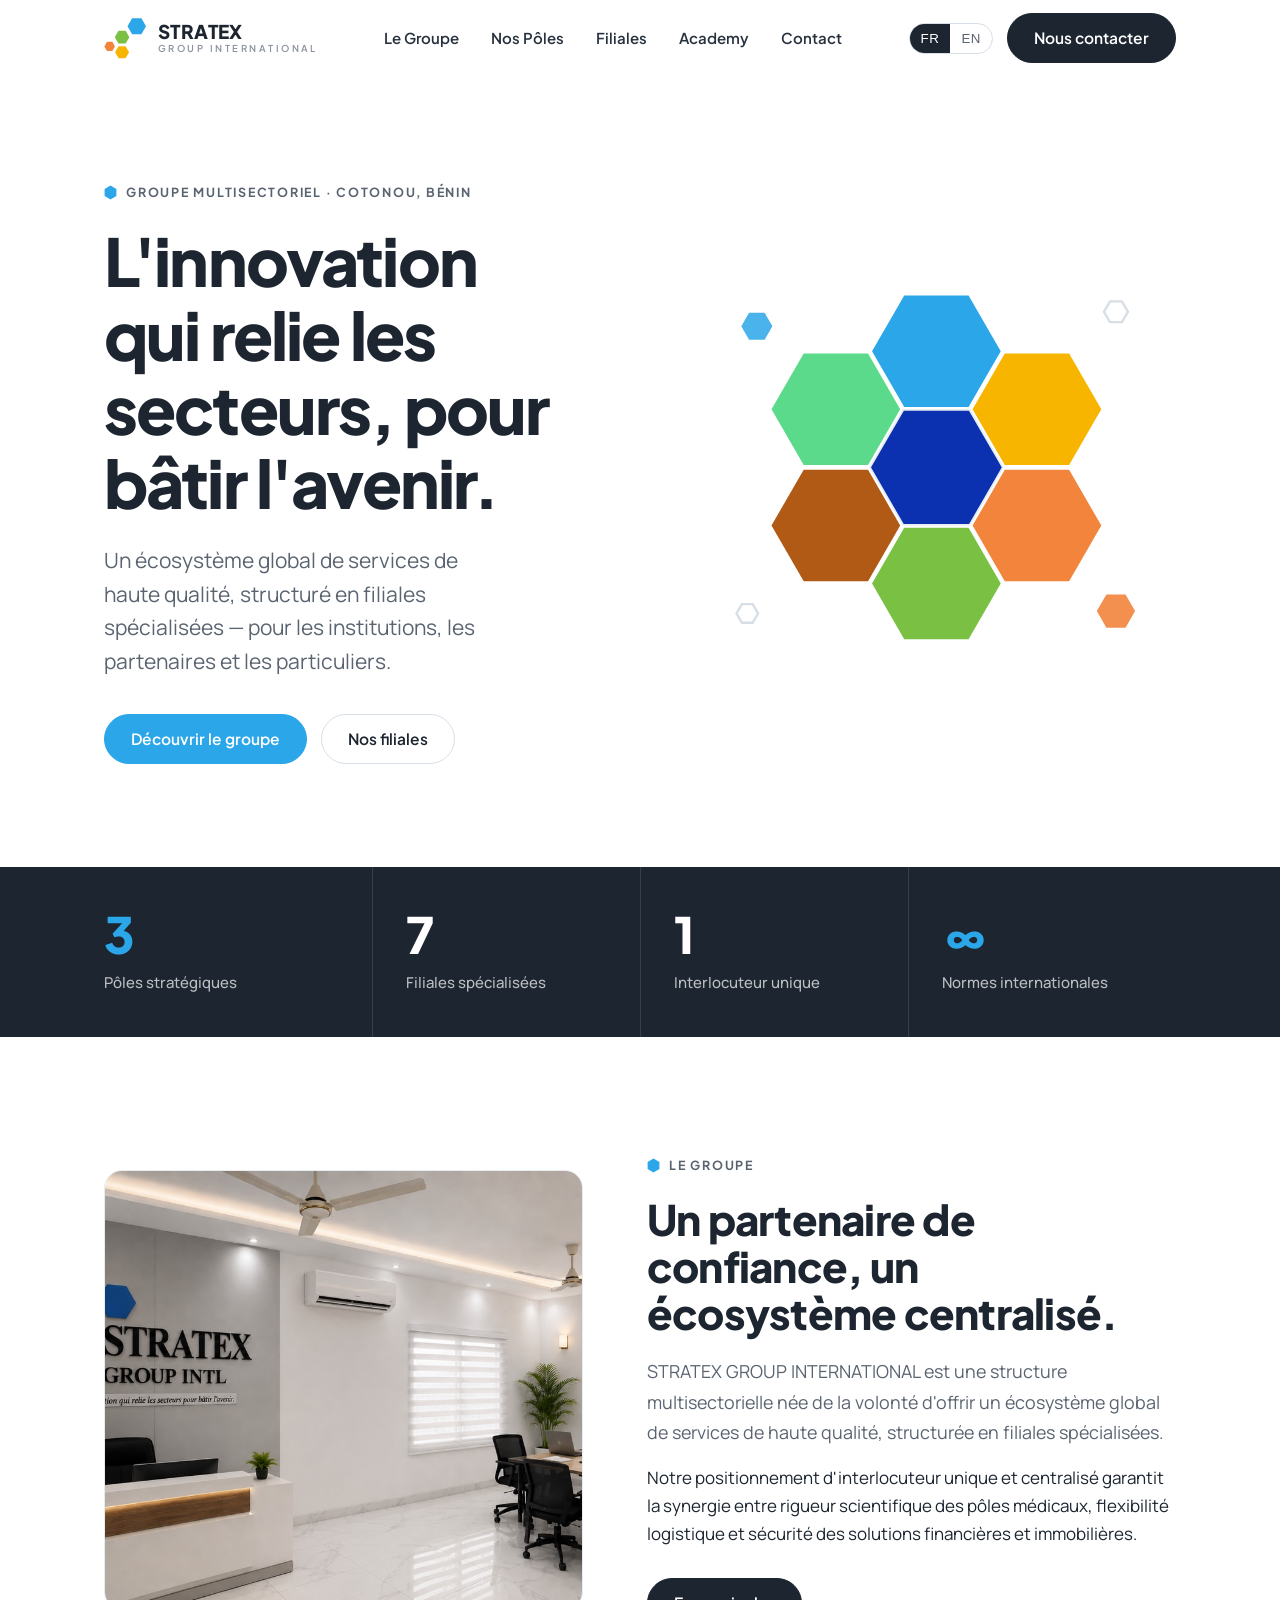
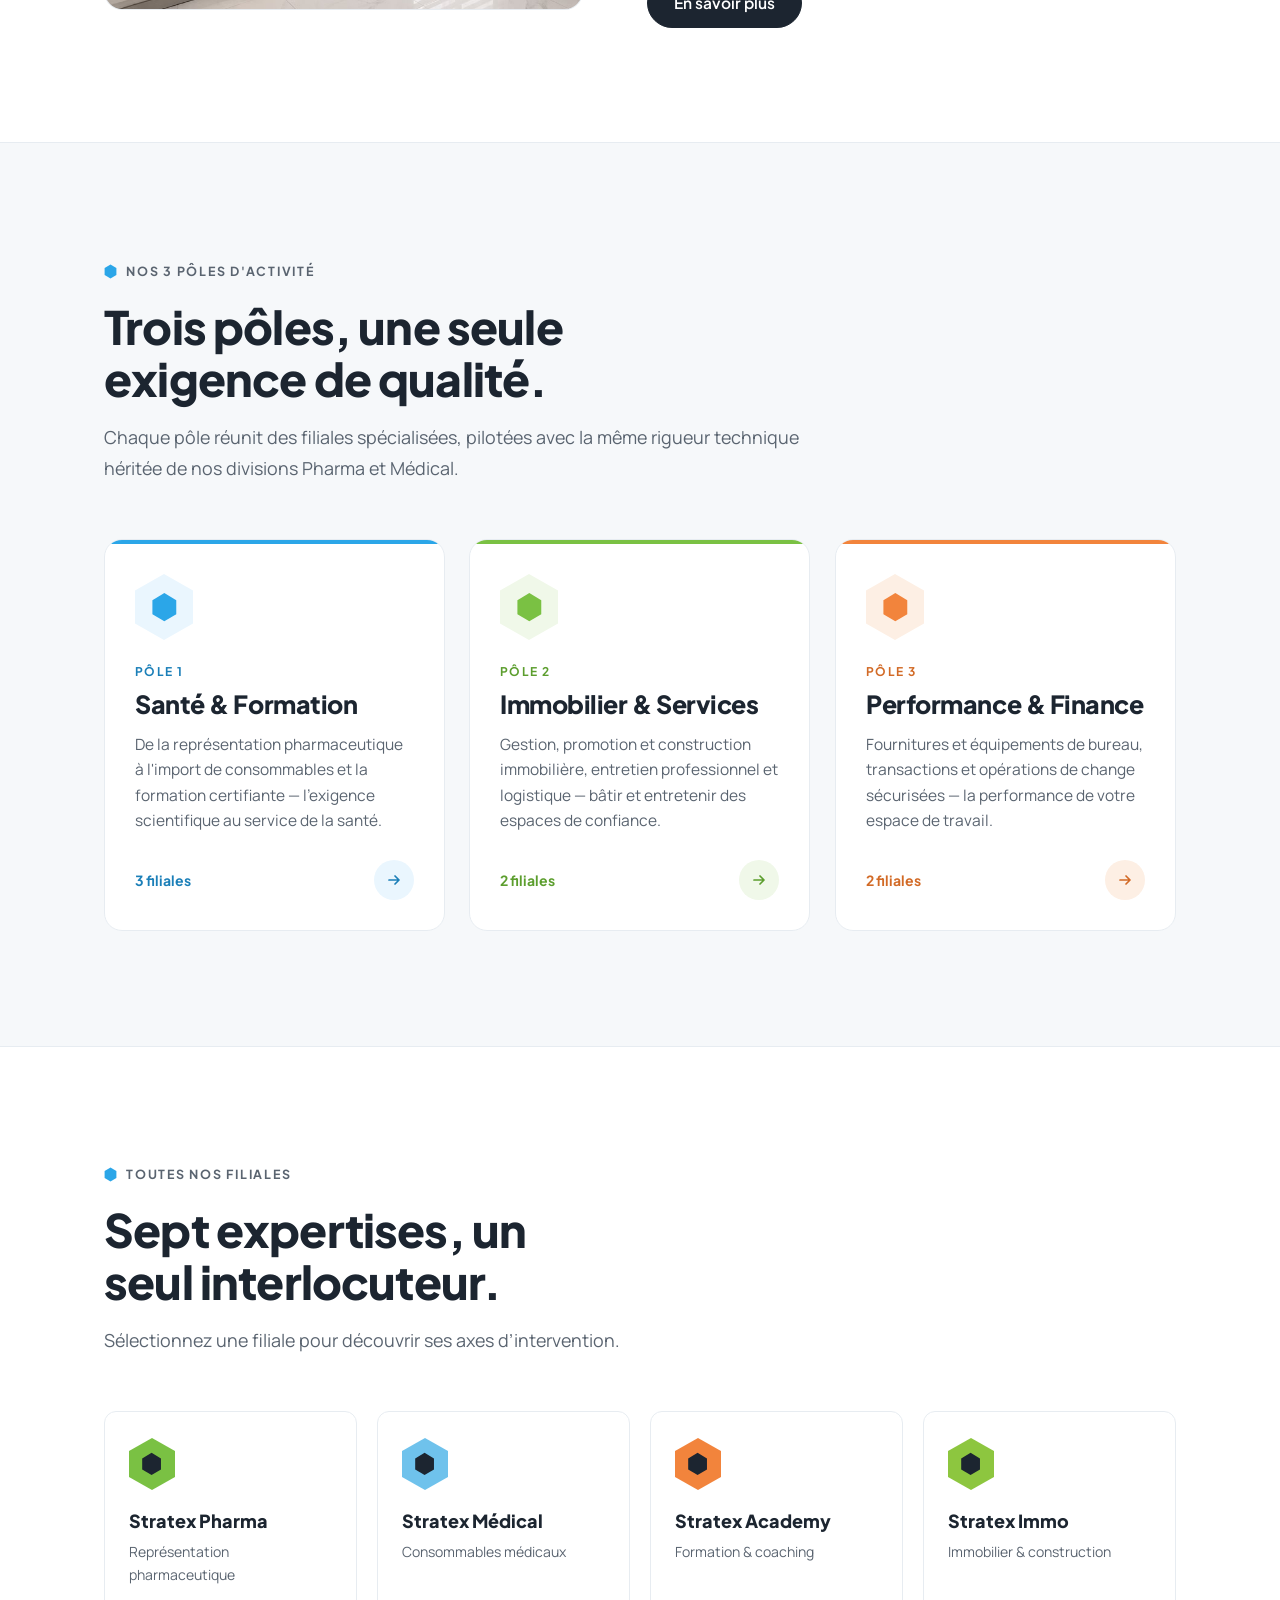
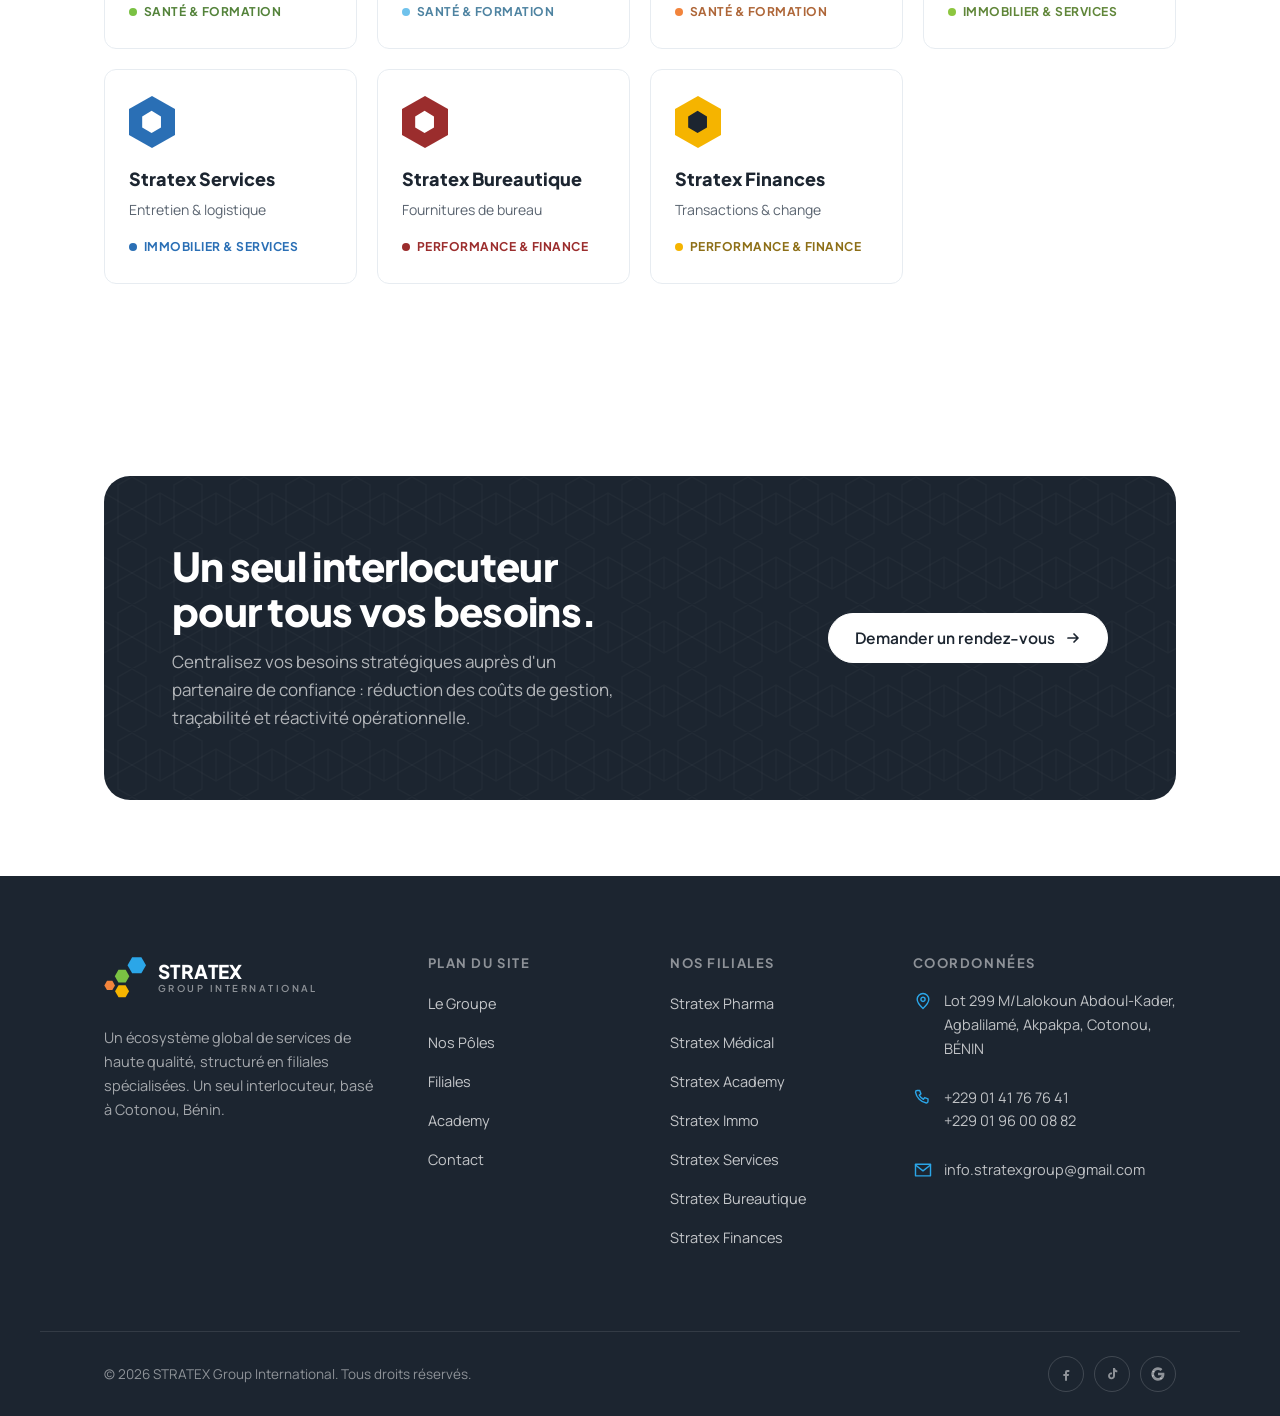
<file: index.html>
<!DOCTYPE html>
<html lang="fr">
<head>
<meta charset="UTF-8">
<meta name="viewport" content="width=device-width, initial-scale=1">
<title>STRATEX Group International — L'innovation qui relie les secteurs</title>
<meta name="description" content="STRATEX GROUP INTERNATIONAL — groupe multisectoriel basé à Cotonou, Bénin. 3 pôles, 7 filiales spécialisées, un seul interlocuteur.">
<link rel="stylesheet" href="assets/styles.css">
</head>
<body>
<template id="__bundler_thumbnail" data-bg-color="#FFFFFF">
  <svg viewBox="0 0 1200 800" xmlns="http://www.w3.org/2000/svg">
    <polygon points="780,320 735,398 645,398 600,320 645,242 735,242" fill="#2BA6E8"/>
    <polygon points="632,410 596,472 524,472 488,410 524,348 596,348" fill="#7AC143"/>
    <polygon points="508,490 482,536 429,536 402,490 429,444 482,444" fill="#F2843C"/>
    <polygon points="628,545 594,604 526,604 492,545 526,486 594,486" fill="#F7B500"/>
  </svg>
</template>
<div id="header-slot"></div>

<main>
  <!-- ============ HERO ============ -->
  <section class="hero">
    <div class="wrap hero__grid">
      <div class="hero__copy">
        <span class="eyebrow hero__tag reveal" data-i18n="home.hero.tag">Groupe multisectoriel · Cotonou, Bénin</span>
        <h1 class="reveal" data-d="1" data-i18n-html="home.hero.title">L'innovation qui relie les secteurs, pour bâtir l'avenir.</h1>
        <p class="hero__slogan reveal" data-d="2" data-i18n="home.hero.sub">Un écosystème global de services de haute qualité, structuré en filiales spécialisées — pour les institutions, les partenaires et les particuliers.</p>
        <div class="hero__cta reveal" data-d="3">
          <a class="btn btn--primary" href="le-groupe.html"><span data-i18n="home.hero.cta1">Découvrir le groupe</span></a>
          <a class="btn btn--ghost" href="#filiales"><span data-i18n="home.hero.cta2">Nos filiales</span></a>
        </div>
      </div>
      <div class="hero__media-wrap reveal" data-d="2">
        <div class="hexcomp" id="hexcomp"></div>
      </div>
    </div>
  </section>

  <!-- ============ PROOF BAND ============ -->
  <section class="band-dark">
    <div class="wrap">
      <div class="proof">
        <div class="proof__item reveal"><div class="proof__num u" data-count="3">3</div><div class="proof__lbl" data-i18n="home.proof.p1">Pôles stratégiques</div></div>
        <div class="proof__item reveal" data-d="1"><div class="proof__num" data-count="7">7</div><div class="proof__lbl" data-i18n="home.proof.p2">Filiales spécialisées</div></div>
        <div class="proof__item reveal" data-d="2"><div class="proof__num" data-count="1">1</div><div class="proof__lbl" data-i18n="home.proof.p3">Interlocuteur unique</div></div>
        <div class="proof__item reveal" data-d="3"><div class="proof__num u">∞</div><div class="proof__lbl" data-i18n="home.proof.p4">Normes internationales</div></div>
      </div>
    </div>
  </section>

  <!-- ============ GROUPE INTRO ============ -->
  <section class="section">
    <div class="wrap split split--media-left">
      <div class="reveal">
        <div class="media media--tall">
          <img src="assets/img/stratex-bureau.jpg" alt="Siège STRATEX Group INTL" style="position:absolute;inset:0;width:100%;height:100%;object-fit:cover" loading="lazy">
        </div>
      </div>
      <div class="prose reveal" data-d="1">
        <span class="eyebrow">__HEX__<span data-i18n="home.group.eyebrow">Le Groupe</span></span>
        <h2 style="margin-top:14px" data-i18n="home.group.title">Un partenaire de confiance, un écosystème centralisé.</h2>
        <p style="margin-top:20px" class="lead" data-i18n="home.group.p1">STRATEX GROUP INTERNATIONAL est une structure multisectorielle née de la volonté d'offrir un écosystème global de services de haute qualité, structurée en filiales spécialisées.</p>
        <p style="margin-top:16px" data-i18n="home.group.p2">Notre positionnement d'interlocuteur unique et centralisé garantit la synergie entre rigueur scientifique des pôles médicaux, flexibilité logistique et sécurité des solutions financières et immobilières.</p>
        <div style="margin-top:30px">
          <a class="btn btn--ink" href="le-groupe.html"><span data-i18n="home.group.cta">En savoir plus</span></a>
        </div>
      </div>
    </div>
  </section>

  <!-- ============ POLES ============ -->
  <section class="section" style="background:var(--mist); border-block:1px solid var(--line)">
    <div class="wrap">
      <div class="section-head reveal">
        <span class="eyebrow">__HEX__<span data-i18n="home.poles.eyebrow">Nos 3 pôles d'activité</span></span>
        <h2 data-i18n="home.poles.title">Trois pôles, une seule exigence de qualité.</h2>
        <p class="lead" data-i18n="home.poles.sub">Chaque pôle réunit des filiales spécialisées, pilotées avec la même rigueur technique héritée de nos divisions Pharma et Médical.</p>
      </div>
      <div class="poles">
        <a class="pole-card pole-blue reveal" href="nos-poles.html#sante">
          <div class="pole-card__icon hex-tile" style="background:var(--blue-wash)">__HEXICON_blue__</div>
          <span class="pole-card__kicker" data-i18n="pole.blue.kicker">Pôle 1</span>
          <h3 data-i18n="pole.blue.name">Santé & Formation</h3>
          <p data-i18n="pole.blue.desc">De la représentation pharmaceutique à l'import de consommables et la formation certifiante — l'exigence scientifique au service de la santé.</p>
          <div class="pole-card__foot">
            <span class="pole-card__count"><span>3</span> <span data-i18n="pole.count">filiales</span></span>
            <span class="arr-link">__ARR__</span>
          </div>
        </a>
        <a class="pole-card pole-green reveal" data-d="1" href="nos-poles.html#immobilier">
          <div class="pole-card__icon hex-tile" style="background:var(--green-wash)">__HEXICON_green__</div>
          <span class="pole-card__kicker" data-i18n="pole.green.kicker">Pôle 2</span>
          <h3 data-i18n="pole.green.name">Immobilier & Services</h3>
          <p data-i18n="pole.green.desc">Gestion, promotion et construction immobilière, entretien professionnel et logistique — bâtir et entretenir des espaces de confiance.</p>
          <div class="pole-card__foot">
            <span class="pole-card__count"><span>2</span> <span data-i18n="pole.count">filiales</span></span>
            <span class="arr-link">__ARR__</span>
          </div>
        </a>
        <a class="pole-card pole-orange reveal" data-d="2" href="nos-poles.html#performance">
          <div class="pole-card__icon hex-tile" style="background:var(--orange-wash)">__HEXICON_orange__</div>
          <span class="pole-card__kicker" data-i18n="pole.orange.kicker">Pôle 3</span>
          <h3 data-i18n="pole.orange.name">Performance & Finance</h3>
          <p data-i18n="pole.orange.desc">Fournitures et équipements de bureau, transactions et opérations de change sécurisées — la performance de votre espace de travail.</p>
          <div class="pole-card__foot">
            <span class="pole-card__count"><span>2</span> <span data-i18n="pole.count">filiales</span></span>
            <span class="arr-link">__ARR__</span>
          </div>
        </a>
      </div>
    </div>
  </section>

  <!-- ============ FILIALES GRID ============ -->
  <section class="section" id="filiales">
    <div class="wrap">
      <div class="section-head reveal">
        <span class="eyebrow">__HEX__<span data-i18n="home.subs.eyebrow">Toutes nos filiales</span></span>
        <h2 data-i18n="home.subs.title">Sept expertises, un seul interlocuteur.</h2>
        <p class="lead" data-i18n="home.subs.sub">Sélectionnez une filiale pour découvrir ses axes d'intervention.</p>
      </div>
      <div class="fil-grid" id="filGrid"></div>
    </div>
  </section>

  <!-- ============ CTA BAND ============ -->
  <section class="section--tight">
    <div class="wrap">
      <div class="cta-band reveal">
        <div class="cta-band__bg" id="ctaBg"></div>
        <div class="cta-band__inner">
          <div>
            <h2 data-i18n="home.cta.title">Un seul interlocuteur pour tous vos besoins.</h2>
            <p data-i18n="home.cta.sub">Centralisez vos besoins stratégiques auprès d'un partenaire de confiance : réduction des coûts de gestion, traçabilité et réactivité opérationnelle.</p>
          </div>
          <a class="btn btn--light" href="contact.html"><span data-i18n="home.cta.btn">Demander un rendez-vous</span>__ARR__</a>
        </div>
      </div>
    </div>
  </section>
</main>

<div id="footer-slot"></div>

<script src="assets/i18n.js"></script>
<script src="assets/site.js"></script>
<script>
  (function () {
    // sector labels (registered into the dictionary)
    var sectors = {
      'stratex-pharma':     { fr: 'Représentation pharmaceutique', en: 'Pharmaceutical representation' },
      'stratex-medical':    { fr: 'Consommables médicaux',         en: 'Medical supplies' },
      'stratex-academy':    { fr: 'Formation & coaching',          en: 'Training & coaching' },
      'stratex-immobilier': { fr: 'Immobilier & construction',     en: 'Real estate & construction' },
      'stratex-service':    { fr: 'Entretien & logistique',        en: 'Maintenance & logistics' },
      'stratex-bureautique':{ fr: 'Fournitures de bureau',         en: 'Office supplies' },
      'stratex-finance':    { fr: 'Transactions & change',         en: 'Transactions & exchange' }
    };
    Object.keys(sectors).forEach(function (k) { window.STRATEX_I18N['sector.' + k] = sectors[k]; });

    // hero composition + decorative patterns
    document.getElementById('hexcomp').innerHTML = STRATEX.heroComposition();
    // safe one-shot entrance (base state stays visible if animation engine is throttled)
    if (!matchMedia('(prefers-reduced-motion: reduce)').matches && document.querySelector('#hexcomp .hx-pop') && document.querySelector('#hexcomp .hx-pop').animate) {
      document.querySelectorAll('#hexcomp .hx-pop').forEach(function (el, i) {
        var d = parseInt(el.style.getPropertyValue('--i'), 10); if (isNaN(d)) d = i;
        el.animate([{ transform: 'scale(.62)' }, { transform: 'scale(1)' }],
          { duration: 560, delay: 90 * d + 120, easing: 'cubic-bezier(.34,1.4,.5,1)' });
      });
    }
    var gp = document.getElementById('grpPattern');
    if (gp) { gp.style.backgroundImage = STRATEX.honeycomb('#1C2530', 0.10); gp.style.backgroundColor = '#EEF2F6'; }
    var cb = document.getElementById('ctaBg');
    if (cb) cb.style.cssText = 'position:absolute;inset:0;opacity:.5;background-image:' + STRATEX.honeycomb('#FFFFFF', 0.05);

    // eyebrow hex bullets
    document.querySelectorAll('.eyebrow').forEach(function (e) {
      e.innerHTML = e.innerHTML.replace('__HEX__', STRATEX.hexIcon('var(--blue)'));
    });

    // token substitution for arrows + pole icons
    function sub(html) {
      return html.replace(/__ARR__/g, STRATEX.arrow)
        .replace('__HEXICON_blue__', STRATEX.hexIcon('var(--blue)'))
        .replace('__HEXICON_green__', STRATEX.hexIcon('var(--green)'))
        .replace('__HEXICON_orange__', STRATEX.hexIcon('var(--orange)'));
    }
    document.querySelectorAll('.arr-link, .pole-card__icon, .btn').forEach(function (el) {
      if (/__ARR__|__HEXICON/.test(el.innerHTML)) el.innerHTML = sub(el.innerHTML);
    });

    // filiale grid (per-subsidiary brand colors)
    document.getElementById('filGrid').innerHTML = STRATEX.filiales.map(function (f) {
      return STRATEX.filCard(f, '');
    }).join('');

    STRATEX.mount({ active: 'home' });

    // observe injected reveals
    var io = new IntersectionObserver(function (es) {
      es.forEach(function (e) { if (e.isIntersecting) { e.target.classList.add('in'); io.unobserve(e.target); } });
    }, { threshold: 0.12 });
    document.querySelectorAll('#filGrid .reveal').forEach(function (el) { io.observe(el); });
  })();
</script>
</body>
</html>

<style id="__om-edit-overrides">
#hexcomp [points="255.44,200.00 227.72,248.01 172.28,248.01 144.56,200.00 172.28,151.99 227.72,151.99"] { fill: rgb(11, 49, 177) !important }
</style>
</file>
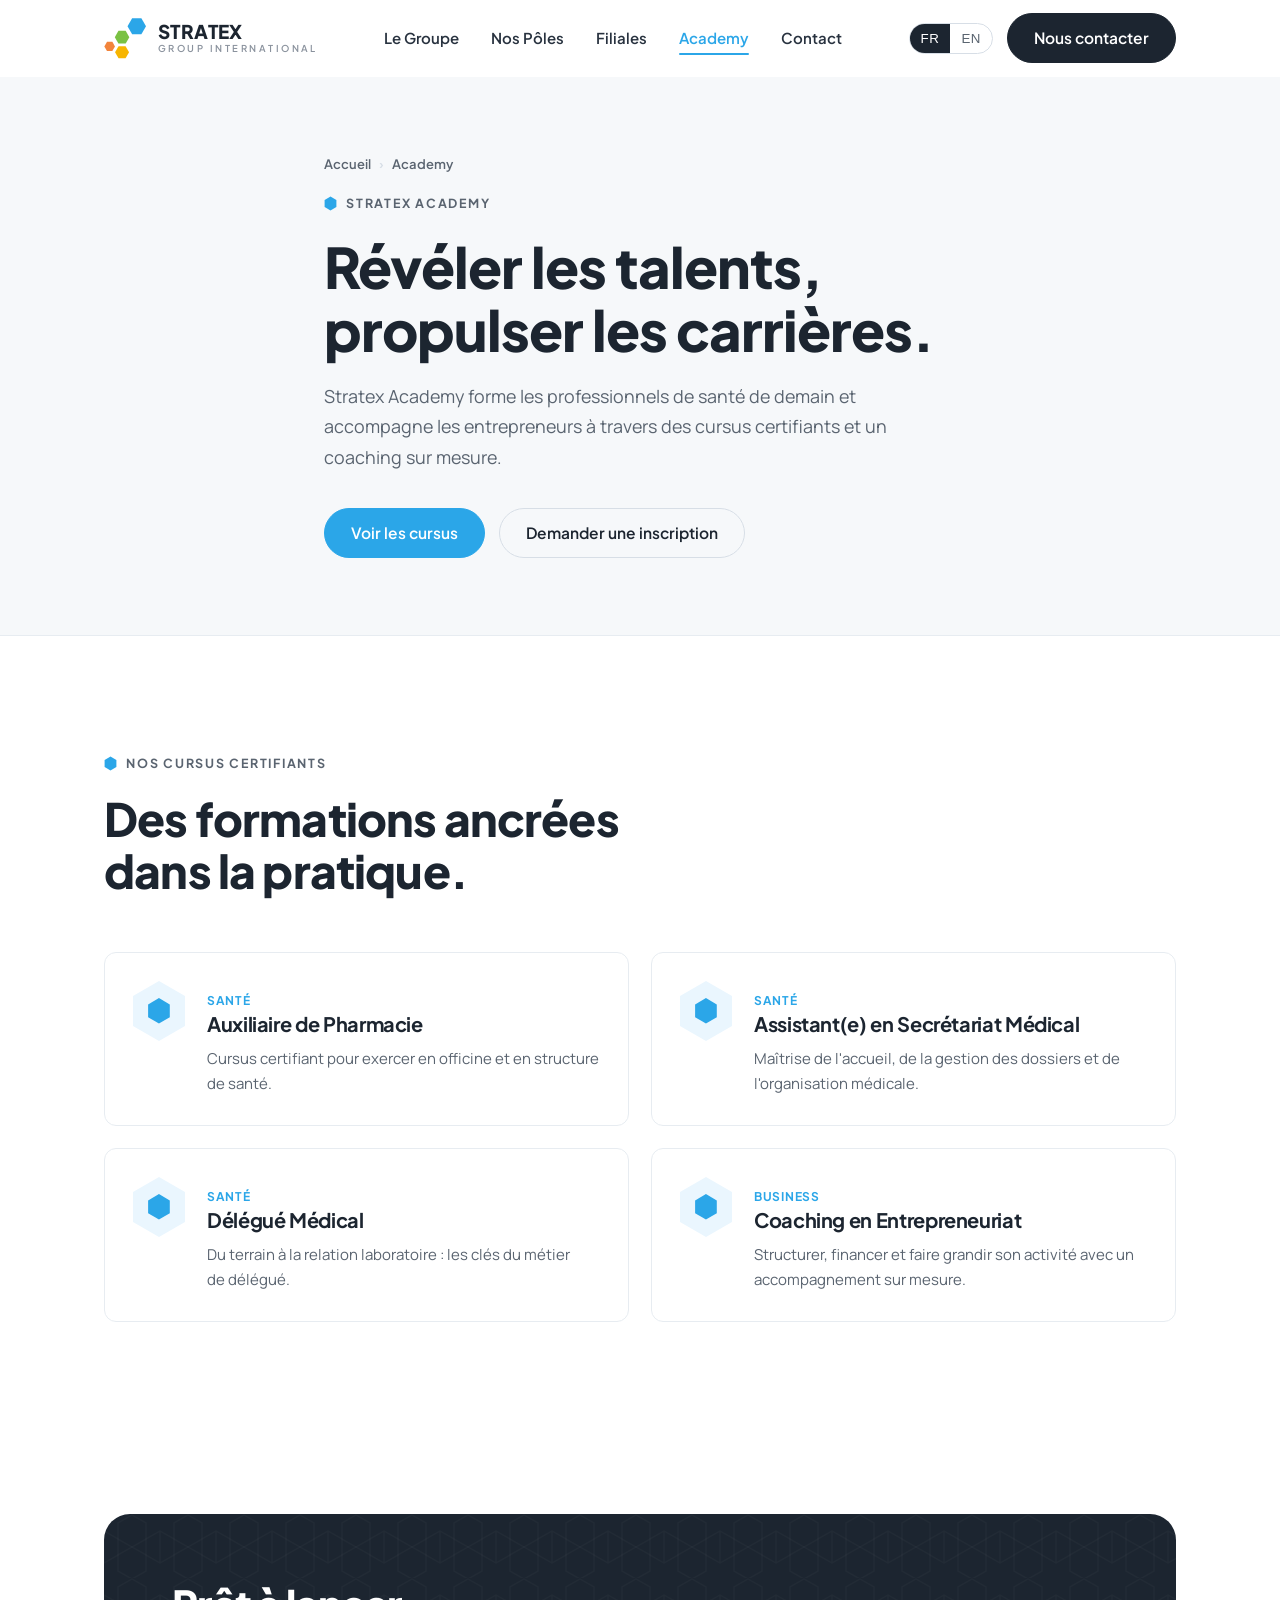
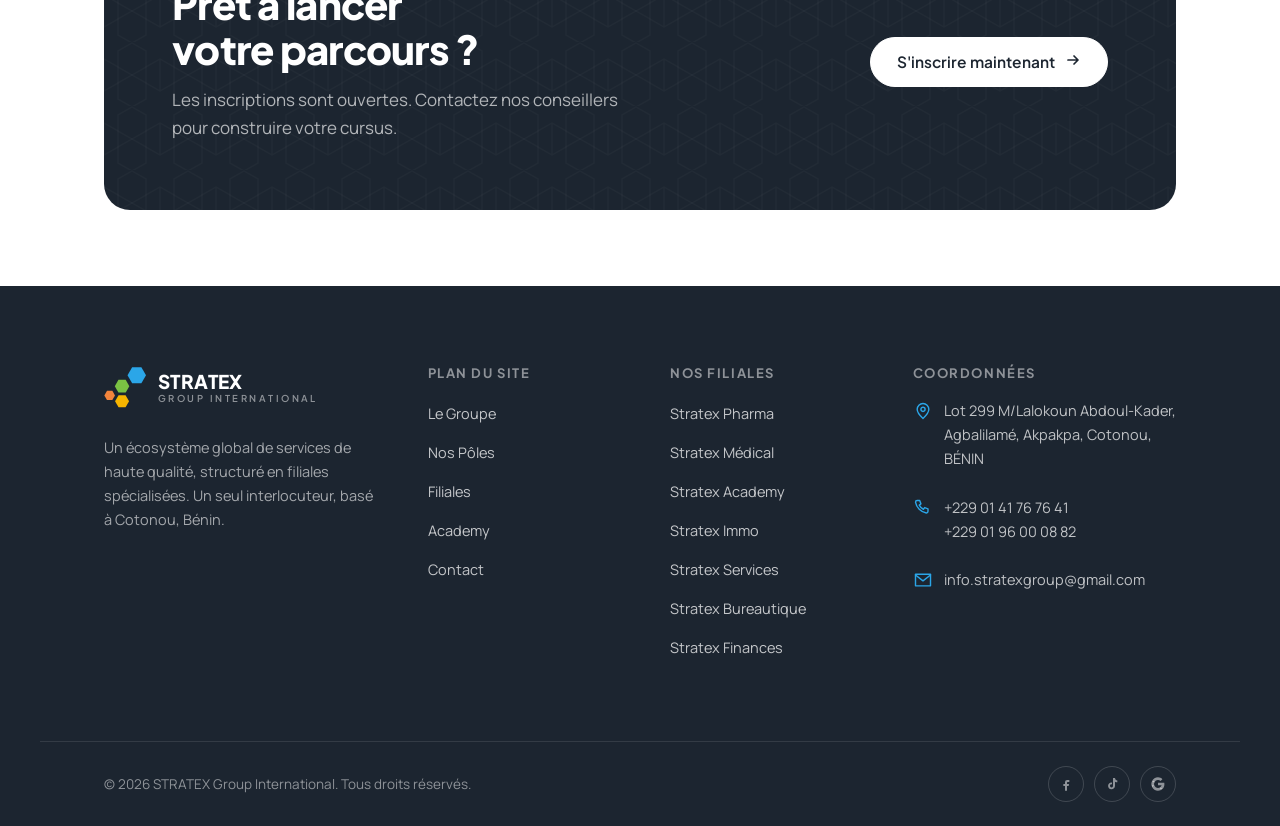
<file: academy.html>
<!DOCTYPE html>
<html lang="fr">
<head>
<meta charset="UTF-8">
<meta name="viewport" content="width=device-width, initial-scale=1">
<title>Academy — STRATEX Group International</title>
<meta name="description" content="Stratex Academy — formations santé certifiantes et coaching entrepreneurial à Cotonou.">
<link rel="stylesheet" href="assets/styles.css">
</head>
<body>
<div id="header-slot"></div>

<main>
  <!-- PAGE HERO -->
  <section class="page-hero" data-screen-label="Academy">
    <div class="wrap page-hero__inner">
      <nav class="crumbs reveal" aria-label="Fil d'Ariane">
        <a href="index.html" data-i18n="lbl.backHome">Accueil</a><span class="sep">›</span><span data-i18n="nav.academy">Academy</span>
      </nav>
      <span class="eyebrow reveal" data-d="1" style="margin-top:18px"><span data-i18n="acad.eyebrow">Stratex Academy</span></span>
      <h1 class="reveal" data-d="1" data-i18n="acad.h1">Révéler les talents, propulser les carrières.</h1>
      <p class="lead reveal" data-d="2" data-i18n="acad.lead">Stratex Academy forme les professionnels de santé de demain et accompagne les entrepreneurs à travers des cursus certifiants et un coaching sur mesure.</p>
      <div class="hero__cta reveal" data-d="3">
        <a class="btn btn--primary" href="#cursus"><span data-i18n="acad.cta1">Voir les cursus</span></a>
        <a class="btn btn--ghost" href="contact.html"><span data-i18n="acad.cta2">Demander une inscription</span></a>
      </div>
    </div>
  </section>

  <!-- CURSUS -->
  <section class="section" id="cursus">
    <div class="wrap">
      <div class="section-head reveal">
        <span class="eyebrow"><span data-i18n="acad.cursus.eyebrow">Nos cursus certifiants</span></span>
        <h2 data-i18n="acad.cursus.title">Des formations ancrées dans la pratique.</h2>
      </div>
      <div class="cursus" id="cursusGrid"></div>
    </div>
  </section>

  <!-- INSCRIPTION CTA -->
  <section class="section--tight">
    <div class="wrap">
      <div class="cta-band reveal">
        <div id="ctaBg"></div>
        <div class="cta-band__inner">
          <div>
            <h2 data-i18n="acad.enroll.title">Prêt à lancer votre parcours ?</h2>
            <p data-i18n="acad.enroll.sub">Les inscriptions sont ouvertes. Contactez nos conseillers pour construire votre cursus.</p>
          </div>
          <a class="btn btn--light" href="contact.html"><span data-i18n="acad.enroll.btn">S'inscrire maintenant</span><span id="ctaArr"></span></a>
        </div>
      </div>
    </div>
  </section>
</main>

<div id="footer-slot"></div>

<script src="assets/i18n.js"></script>
<script src="assets/site.js"></script>
<script>
  (function () {
    Object.assign(window.STRATEX_I18N, {
      'acad.eyebrow': { fr: 'Stratex Academy', en: 'Stratex Academy' },
      'acad.h1': { fr: 'Révéler les talents, propulser les carrières.', en: 'Revealing talent, propelling careers.' },
      'acad.lead': { fr: "Stratex Academy forme les professionnels de santé de demain et accompagne les entrepreneurs à travers des cursus certifiants et un coaching sur mesure.", en: 'Stratex Academy trains tomorrow’s healthcare professionals and supports entrepreneurs through certified programmes and tailored coaching.' },
      'acad.cta1': { fr: 'Voir les cursus', en: 'View programmes' },
      'acad.cta2': { fr: 'Demander une inscription', en: 'Request enrolment' },
      'acad.cursus.eyebrow': { fr: 'Nos cursus certifiants', en: 'Our certified programmes' },
      'acad.cursus.title': { fr: 'Des formations ancrées dans la pratique.', en: 'Training grounded in practice.' },
      'acad.enroll.title': { fr: 'Prêt à lancer votre parcours ?', en: 'Ready to start your journey?' },
      'acad.enroll.sub': { fr: 'Les inscriptions sont ouvertes. Contactez nos conseillers pour construire votre cursus.', en: 'Enrolment is open. Contact our advisors to build your programme.' },
      'acad.enroll.btn': { fr: "S'inscrire maintenant", en: 'Enrol now' }
    });

    var cursus = [
      { tag: { fr: 'Santé', en: 'Health' }, t: { fr: 'Auxiliaire de Pharmacie', en: 'Pharmacy Assistant' }, d: { fr: "Cursus certifiant pour exercer en officine et en structure de santé.", en: 'Certified programme to work in pharmacies and healthcare facilities.' } },
      { tag: { fr: 'Santé', en: 'Health' }, t: { fr: 'Assistant(e) en Secrétariat Médical', en: 'Medical Secretariat Assistant' }, d: { fr: "Maîtrise de l'accueil, de la gestion des dossiers et de l'organisation médicale.", en: 'Mastering reception, records management and medical organisation.' } },
      { tag: { fr: 'Santé', en: 'Health' }, t: { fr: 'Délégué Médical', en: 'Medical Representative' }, d: { fr: "Du terrain à la relation laboratoire : les clés du métier de délégué.", en: 'From field work to laboratory relations: the keys to the representative’s craft.' } },
      { tag: { fr: 'Business', en: 'Business' }, t: { fr: 'Coaching en Entrepreneuriat', en: 'Entrepreneurship Coaching' }, d: { fr: "Structurer, financer et faire grandir son activité avec un accompagnement sur mesure.", en: 'Structure, fund and grow your business with tailored support.' } }
    ];
    document.getElementById('cursusGrid').innerHTML = cursus.map(function (c, i) {
      return '<div class="course reveal" data-d="' + ((i % 2) + 1) + '">' +
        '<span class="course__hex hex-tile" style="background:var(--blue-wash)">' + STRATEX.hexIcon('var(--blue)') + '</span>' +
        '<div><span class="course__tag">' + c.tag.fr + '</span>' +
        '<h3 data-i18n="cur' + i + '.t">' + c.t.fr + '</h3>' +
        '<p data-i18n="cur' + i + '.d">' + c.d.fr + '</p></div></div>';
    }).join('');
    cursus.forEach(function (c, i) { window.STRATEX_I18N['cur' + i + '.t'] = c.t; window.STRATEX_I18N['cur' + i + '.d'] = c.d; });

    var cb = document.getElementById('ctaBg'); cb.style.cssText = 'position:absolute;inset:0;opacity:.5;background-image:' + STRATEX.honeycomb('#FFFFFF', 0.05);
    document.getElementById('ctaArr').innerHTML = STRATEX.arrow;

    STRATEX.mount({ active: 'academy' });
    var io = new IntersectionObserver(function (es) { es.forEach(function (e) { if (e.isIntersecting) { e.target.classList.add('in'); io.unobserve(e.target); } }); }, { threshold: 0.08 });
    document.querySelectorAll('.course.reveal').forEach(function (el) { io.observe(el); });
    (function rv(){var vh=innerHeight||800;document.querySelectorAll('.reveal:not(.in)').forEach(function(el){if(el.getBoundingClientRect().top<vh*0.92)el.classList.add('in');});})();
  })();
</script>
</body>
</html>
</file>
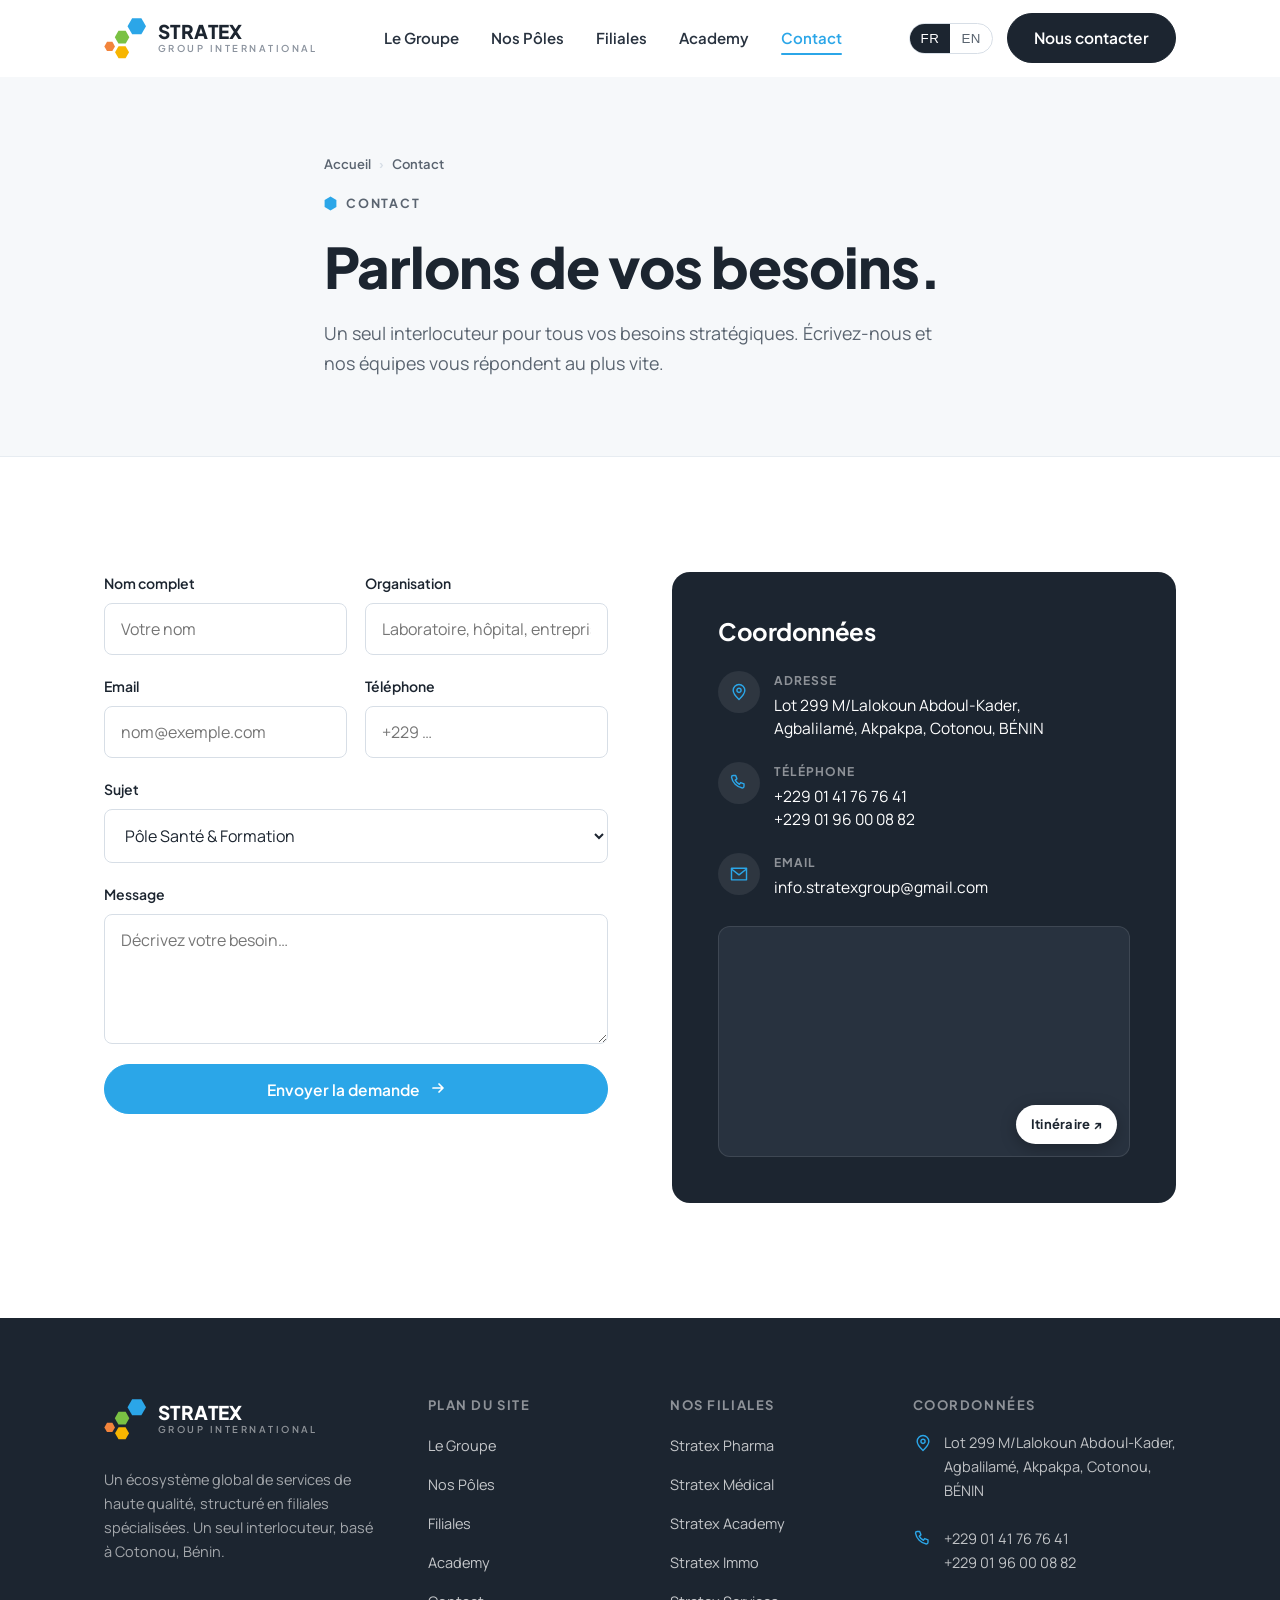
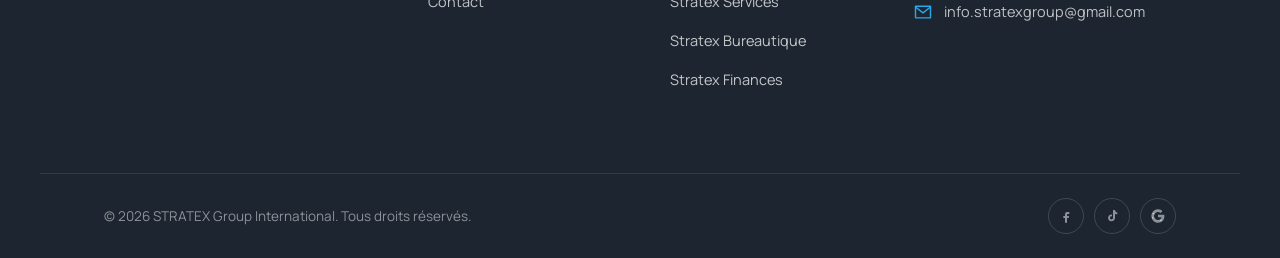
<file: contact.html>
<!DOCTYPE html>
<html lang="fr">
<head>
<meta charset="UTF-8">
<meta name="viewport" content="width=device-width, initial-scale=1">
<title>Contact — STRATEX Group International</title>
<meta name="description" content="Contactez STRATEX GROUP INTERNATIONAL à Cotonou, Bénin. Un seul interlocuteur pour tous vos besoins.">
<link rel="stylesheet" href="assets/styles.css">
</head>
<body>
<div id="header-slot"></div>

<main>
  <!-- PAGE HERO -->
  <section class="page-hero" data-screen-label="Contact">
    <div class="wrap page-hero__inner">
      <nav class="crumbs reveal" aria-label="Fil d'Ariane">
        <a href="index.html" data-i18n="lbl.backHome">Accueil</a><span class="sep">›</span><span data-i18n="nav.contact">Contact</span>
      </nav>
      <span class="eyebrow reveal" data-d="1" style="margin-top:18px"><span data-i18n="nav.contact">Contact</span></span>
      <h1 class="reveal" data-d="1" data-i18n="contact.h1">Parlons de vos besoins.</h1>
      <p class="lead reveal" data-d="2" data-i18n="contact.lead">Un seul interlocuteur pour tous vos besoins stratégiques. Écrivez-nous et nos équipes vous répondent au plus vite.</p>
    </div>
  </section>

  <section class="section">
    <div class="wrap contact-grid">
      <!-- FORM -->
      <form class="reveal" id="contactForm" novalidate>
        <div class="field--row">
          <div class="field">
            <label for="fn" data-i18n="contact.f.name">Nom complet</label>
            <input id="fn" name="name" type="text" required data-i18n-ph="contact.ph.name" placeholder="Votre nom">
          </div>
          <div class="field">
            <label for="fo" data-i18n="contact.f.org">Organisation</label>
            <input id="fo" name="org" type="text" data-i18n-ph="contact.ph.org" placeholder="Laboratoire, hôpital, entreprise…">
          </div>
        </div>
        <div class="field--row">
          <div class="field">
            <label for="fe" data-i18n="contact.f.email">Email</label>
            <input id="fe" name="email" type="email" required placeholder="nom@exemple.com">
          </div>
          <div class="field">
            <label for="fp" data-i18n="contact.f.phone">Téléphone</label>
            <input id="fp" name="phone" type="tel" placeholder="+229 …">
          </div>
        </div>
        <div class="field">
          <label for="fs" data-i18n="contact.f.subject">Sujet</label>
          <select id="fs" name="subject">
            <option data-i18n="contact.opt.1">Pôle Santé & Formation</option>
            <option data-i18n="contact.opt.2">Pôle Immobilier & Services</option>
            <option data-i18n="contact.opt.3">Pôle Performance & Finance</option>
            <option data-i18n="contact.opt.4">Stratex Academy — inscription</option>
            <option data-i18n="contact.opt.5">Autre demande</option>
          </select>
        </div>
        <div class="field">
          <label for="fm" data-i18n="contact.f.msg">Message</label>
          <textarea id="fm" name="message" data-i18n-ph="contact.ph.msg" placeholder="Décrivez votre besoin…"></textarea>
        </div>
        <input type="text" name="_honey" tabindex="-1" autocomplete="off" aria-hidden="true" style="position:absolute;left:-9999px;width:1px;height:1px;opacity:0">
        <button class="btn btn--primary btn--block" type="submit"><span data-i18n="contact.send">Envoyer la demande</span><span id="sendArr"></span></button>
        <p id="formNote" style="margin-top:14px;font-size:14px;color:var(--slate);display:none" data-i18n="contact.note">Merci — votre demande a bien été envoyée. Nous vous répondrons rapidement.</p>
      </form>

      <!-- INFO -->
      <aside class="contact-info reveal" data-d="1">
        <h3 data-i18n="contact.info.title">Coordonnées</h3>
        <ul class="ci-list">
          <li><span class="ci-ic" id="ic-pin"></span><div><div class="ci-k" data-i18n="contact.info.addr">Adresse</div><div class="ci-v">Lot 299 M/Lalokoun Abdoul-Kader,<br>Agbalilamé, Akpakpa, Cotonou, BÉNIN</div></div></li>
          <li><span class="ci-ic" id="ic-phone"></span><div><div class="ci-k" data-i18n="contact.info.phone">Téléphone</div><div class="ci-v">+229 01 41 76 76 41<br>+229 01 96 00 08 82</div></div></li>
          <li><span class="ci-ic" id="ic-mail"></span><div><div class="ci-k" data-i18n="contact.info.email">Email</div><div class="ci-v">info.stratexgroup@gmail.com</div></div></li>
        </ul>
        <div class="map-ph">
          <iframe
            title="STRATEX Group INTL — Cotonou, Bénin"
            src="https://maps.google.com/maps?q=6.3813125,2.4951875&z=16&hl=fr&output=embed"
            style="position:absolute;inset:0;width:100%;height:100%;border:0"
            loading="lazy"
            referrerpolicy="no-referrer-when-downgrade"
            allowfullscreen></iframe>
          <a class="map-cta"
             href="https://www.google.com/maps/dir/?api=1&destination=6.3813125%2C2.4951875"
             target="_blank" rel="noopener"
             data-i18n="contact.directions">Itinéraire ↗</a>
        </div>
      </aside>
    </div>
  </section>
</main>

<div id="footer-slot"></div>

<script src="assets/i18n.js"></script>
<script src="assets/site.js"></script>
<script>
  (function () {
    Object.assign(window.STRATEX_I18N, {
      'contact.h1': { fr: 'Parlons de vos besoins.', en: 'Let’s talk about your needs.' },
      'contact.lead': { fr: "Un seul interlocuteur pour tous vos besoins stratégiques. Écrivez-nous et nos équipes vous répondent au plus vite.", en: 'A single point of contact for all your strategic needs. Write to us and our teams will respond promptly.' },
      'contact.f.name': { fr: 'Nom complet', en: 'Full name' },
      'contact.ph.name': { fr: 'Votre nom', en: 'Your name' },
      'contact.f.org': { fr: 'Organisation', en: 'Organisation' },
      'contact.ph.org': { fr: 'Laboratoire, hôpital, entreprise…', en: 'Laboratory, hospital, company…' },
      'contact.f.email': { fr: 'Email', en: 'Email' },
      'contact.f.phone': { fr: 'Téléphone', en: 'Phone' },
      'contact.f.subject': { fr: 'Sujet', en: 'Subject' },
      'contact.opt.1': { fr: 'Pôle Santé & Formation', en: 'Health & Training division' },
      'contact.opt.2': { fr: 'Pôle Immobilier & Services', en: 'Real Estate & Services division' },
      'contact.opt.3': { fr: 'Pôle Performance & Finance', en: 'Performance & Finance division' },
      'contact.opt.4': { fr: 'Stratex Academy — inscription', en: 'Stratex Academy — enrolment' },
      'contact.opt.5': { fr: 'Autre demande', en: 'Other enquiry' },
      'contact.f.msg': { fr: 'Message', en: 'Message' },
      'contact.ph.msg': { fr: 'Décrivez votre besoin…', en: 'Describe your need…' },
      'contact.send': { fr: 'Envoyer la demande', en: 'Send request' },
      'contact.note': { fr: "Merci — votre messagerie va s'ouvrir avec la demande pré-remplie. Cliquez sur « Envoyer » dans votre application mail pour finaliser.", en: 'Thank you — your email app will open with the request pre-filled. Click “Send” in your mail app to finish.' },
      'contact.info.title': { fr: 'Coordonnées', en: 'Get in touch' },
      'contact.info.addr': { fr: 'Adresse', en: 'Address' },
      'contact.info.phone': { fr: 'Téléphone', en: 'Phone' },
      'contact.info.email': { fr: 'Email', en: 'Email' },
      'contact.map': { fr: 'Carte — Cotonou, Bénin', en: 'Map — Cotonou, Benin' },
      'contact.directions': { fr: 'Itinéraire ↗', en: 'Directions ↗' }
    });

    document.getElementById('ic-pin').innerHTML = STRATEX.ic('pin');
    document.getElementById('ic-phone').innerHTML = STRATEX.ic('phone');
    document.getElementById('ic-mail').innerHTML = STRATEX.ic('mail');
    document.getElementById('sendArr').innerHTML = STRATEX.arrow;

    document.getElementById('contactForm').addEventListener('submit', function (e) {
      e.preventDefault();
      var f = e.target;
      var lang = document.documentElement.lang || 'fr';
      var msgs = {
        fr: {
          sending: 'Envoi en cours…',
          ok: 'Merci — votre demande a bien été envoyée. Nous vous répondrons rapidement.',
          err: "Une erreur est survenue. Réessayez ou écrivez-nous directement à info.stratexgroup@gmail.com.",
          send: 'Envoyer la demande'
        },
        en: {
          sending: 'Sending…',
          ok: 'Thank you — your request has been sent. We will get back to you shortly.',
          err: 'Something went wrong. Please try again or email us at info.stratexgroup@gmail.com.',
          send: 'Send request'
        }
      };
      var t = msgs[lang] || msgs.fr;
      var note = document.getElementById('formNote');
      var btn = f.querySelector('button[type="submit"]');
      var btnLabel = btn.querySelector('span');

      var topic = f.elements['subject'] ? f.elements['subject'].value : '';
      var data = new FormData(f);
      data.append('_subject', 'Demande STRATEX · ' + topic);
      data.append('_template', 'table');
      data.append('_captcha', 'false');

      btn.disabled = true;
      if (btnLabel) btnLabel.textContent = t.sending;
      note.style.display = 'block';
      note.style.color = 'var(--slate)';
      note.textContent = t.sending;

      fetch('https://formsubmit.co/ajax/info.stratexgroup@gmail.com', {
        method: 'POST',
        headers: { 'Accept': 'application/json' },
        body: data
      })
      .then(function (r) { if (!r.ok) throw new Error('bad status'); return r.json(); })
      .then(function () {
        note.textContent = t.ok;
        note.style.color = 'var(--green, #2e8b57)';
        f.reset();
      })
      .catch(function () {
        note.textContent = t.err;
        note.style.color = '#c0392b';
      })
      .finally(function () {
        btn.disabled = false;
        if (btnLabel) btnLabel.textContent = t.send;
      });
    });

    STRATEX.mount({ active: 'contact' });
    (function rv(){var vh=innerHeight||800;document.querySelectorAll('.reveal:not(.in)').forEach(function(el){if(el.getBoundingClientRect().top<vh*0.92)el.classList.add('in');});})();
  })();
</script>
</body>
</html>
</file>
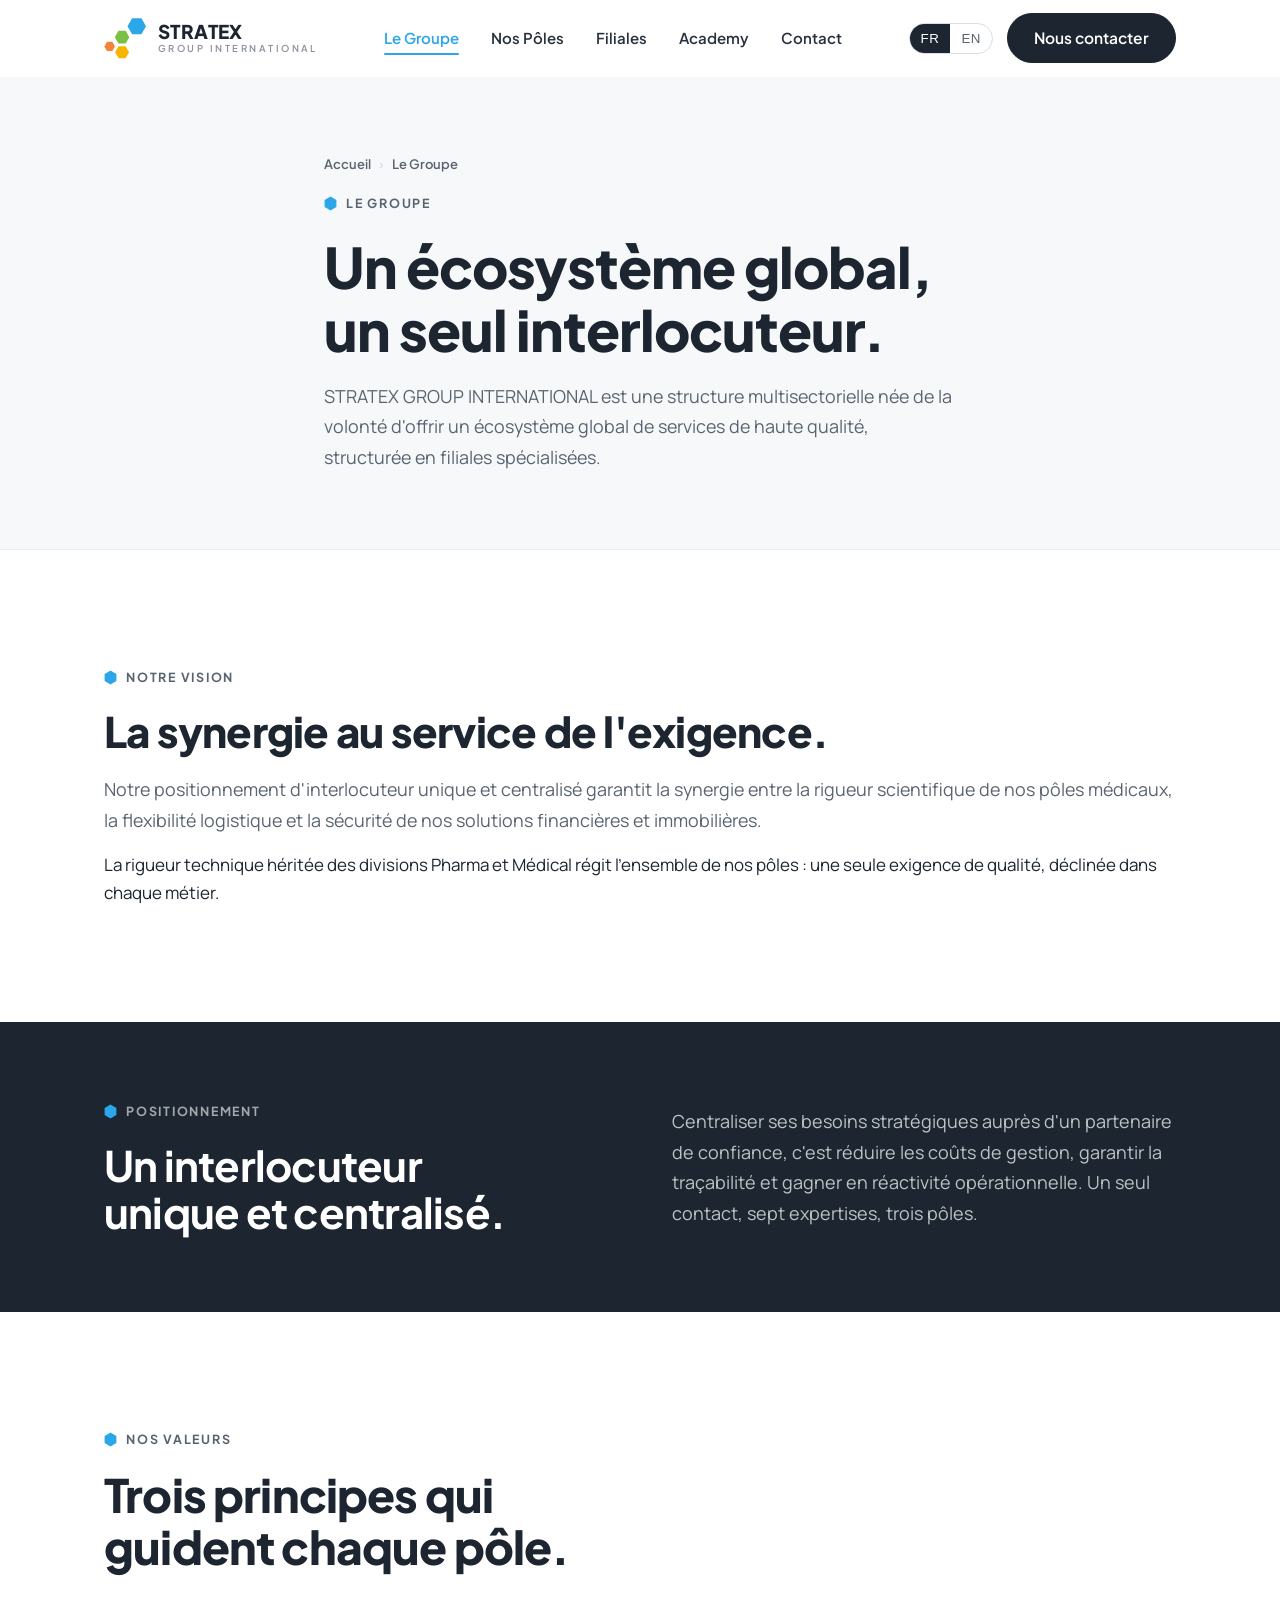
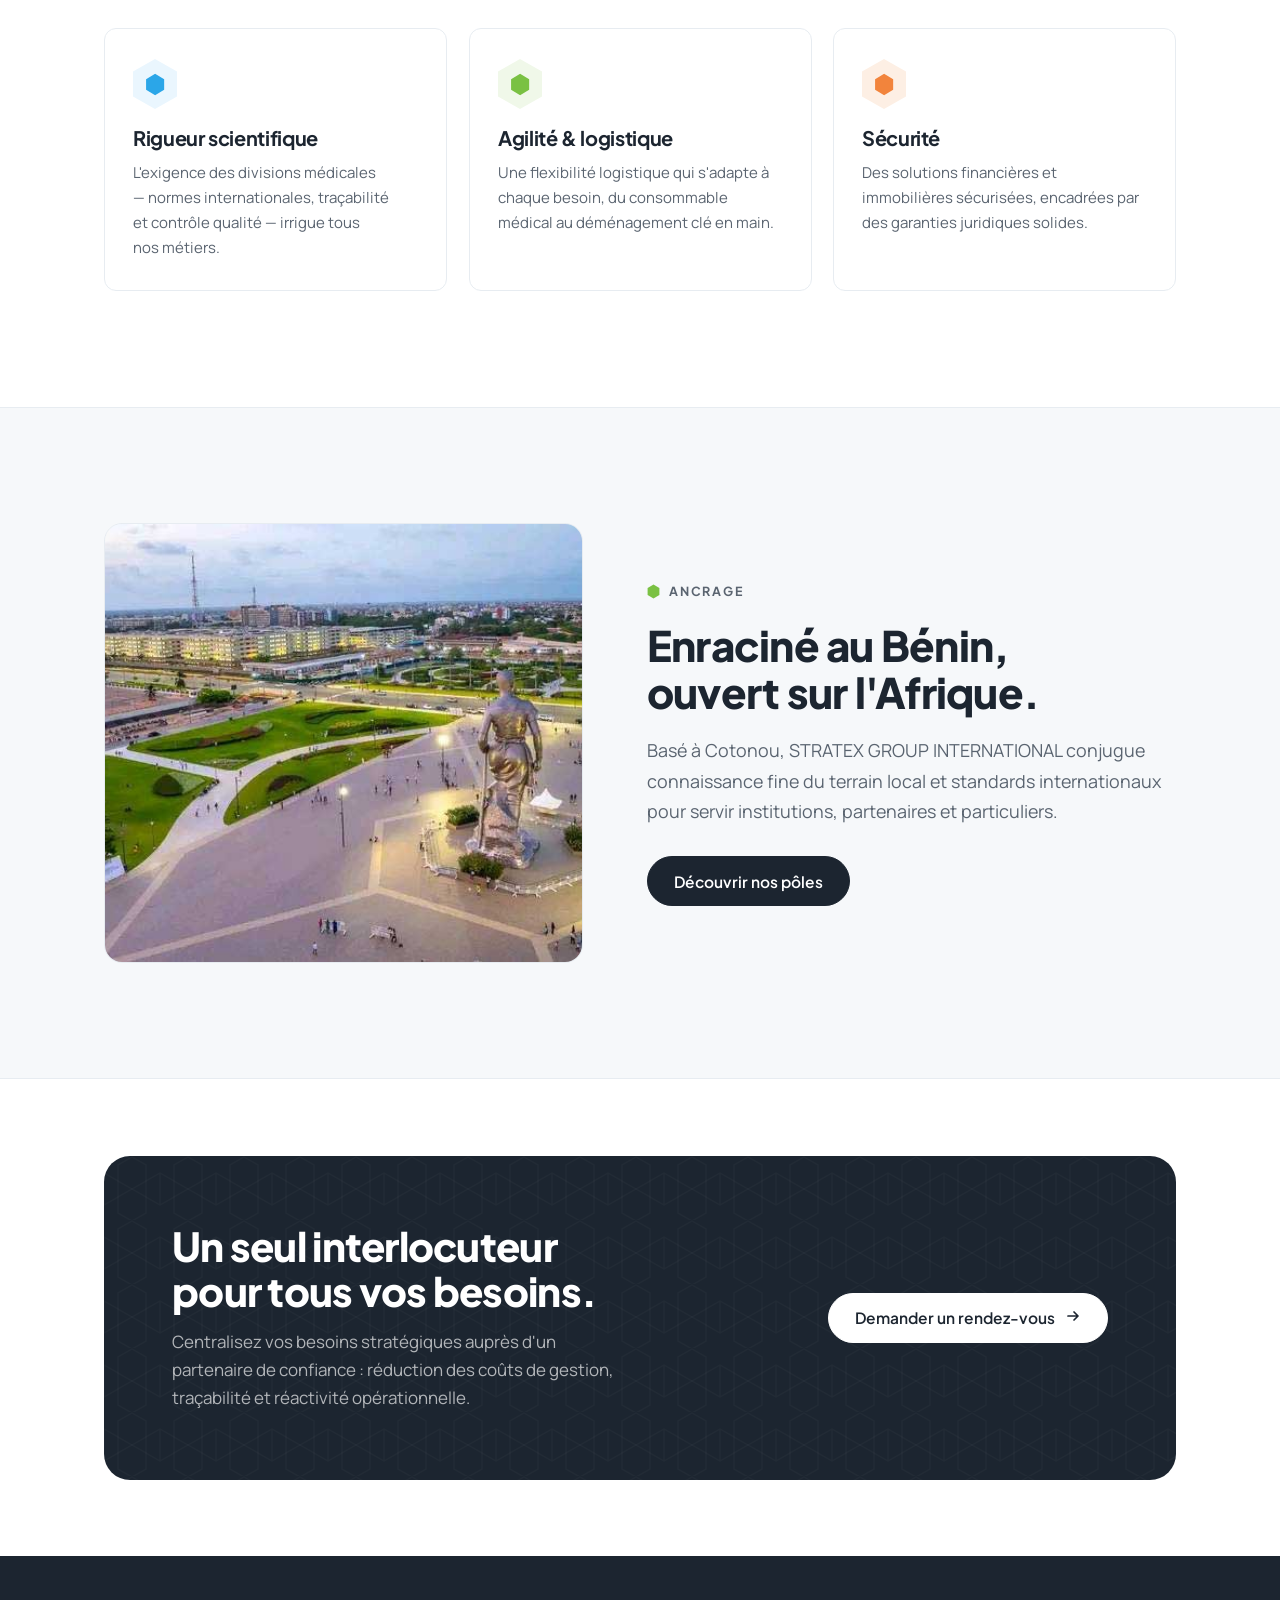
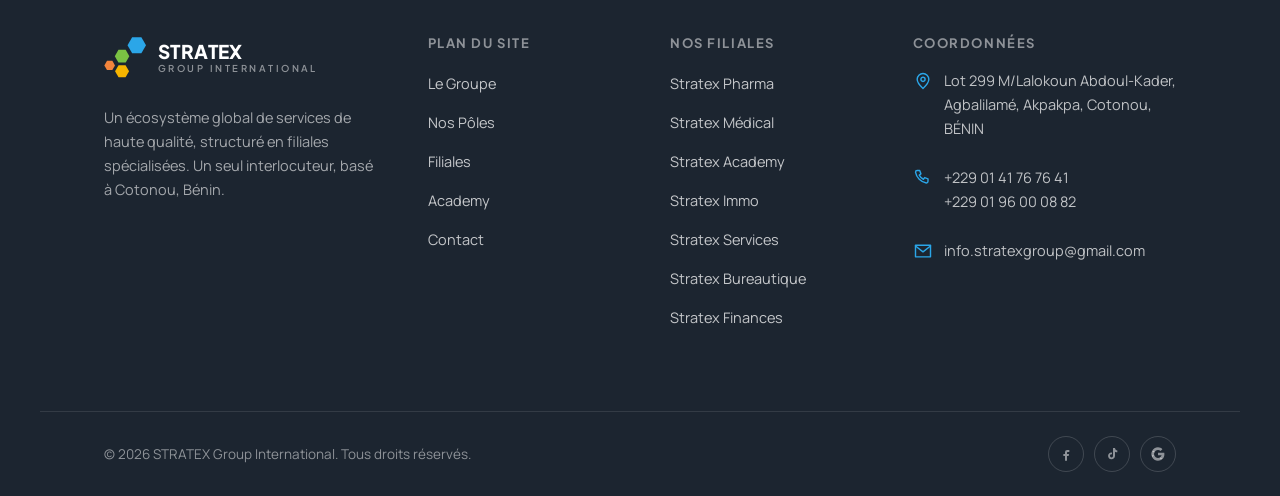
<file: le-groupe.html>
<!DOCTYPE html>
<html lang="fr">
<head>
<meta charset="UTF-8">
<meta name="viewport" content="width=device-width, initial-scale=1">
<title>Le Groupe — STRATEX Group International</title>
<meta name="description" content="STRATEX GROUP INTERNATIONAL — vision, positionnement d'interlocuteur unique et centralisé, valeurs et ancrage au Bénin.">
<link rel="stylesheet" href="assets/styles.css">
</head>
<body>
<div id="header-slot"></div>

<main>
  <!-- PAGE HERO -->
  <section class="page-hero" data-screen-label="Le Groupe">
    <div class="wrap page-hero__inner">
      <nav class="crumbs reveal" aria-label="Fil d'Ariane">
        <a href="index.html" data-i18n="lbl.backHome">Accueil</a><span class="sep">›</span><span data-i18n="nav.group">Le Groupe</span>
      </nav>
      <span class="eyebrow reveal" data-d="1" style="margin-top:18px"><span data-i18n="nav.group">Le Groupe</span></span>
      <h1 class="reveal" data-d="1" data-i18n="grp.h1">Un écosystème global, un seul interlocuteur.</h1>
      <p class="lead reveal" data-d="2" data-i18n="grp.lead">STRATEX GROUP INTERNATIONAL est une structure multisectorielle née de la volonté d'offrir un écosystème global de services de haute qualité, structurée en filiales spécialisées.</p>
    </div>
  </section>

  <!-- VISION -->
  <section class="section">
    <div class="wrap">
      <div class="prose reveal">
        <span class="eyebrow"><span data-i18n="grp.vision.eyebrow">Notre vision</span></span>
        <h2 style="margin-top:14px" data-i18n="grp.vision.title">La synergie au service de l'exigence.</h2>
        <p style="margin-top:20px" class="lead" data-i18n="grp.vision.p1">Notre positionnement d'interlocuteur unique et centralisé garantit la synergie entre la rigueur scientifique de nos pôles médicaux, la flexibilité logistique et la sécurité de nos solutions financières et immobilières.</p>
        <p style="margin-top:16px" data-i18n="grp.vision.p2">La rigueur technique héritée des divisions Pharma et Médical régit l'ensemble de nos pôles : une seule exigence de qualité, déclinée dans chaque métier.</p>
      </div>
    </div>
  </section>

  <!-- POSITIONNEMENT band -->
  <section class="band-dark">
    <div class="wrap section--tight">
      <div class="split" style="align-items:center">
        <div class="reveal">
          <span class="eyebrow" data-hex="var(--blue)" style="color:rgba(255,255,255,.6)"><span data-i18n="grp.pos.eyebrow">Positionnement</span></span>
          <h2 style="color:#fff;margin-top:14px;font-size:clamp(28px,3.4vw,42px)" data-i18n="grp.pos.title">Un interlocuteur unique et centralisé.</h2>
        </div>
        <div class="reveal" data-d="1">
          <p style="color:rgba(255,255,255,.72);font-size:18px;line-height:1.7" data-i18n="grp.pos.body">Centraliser ses besoins stratégiques auprès d'un partenaire de confiance, c'est réduire les coûts de gestion, garantir la traçabilité et gagner en réactivité opérationnelle. Un seul contact, sept expertises, trois pôles.</p>
        </div>
      </div>
    </div>
  </section>

  <!-- VALEURS -->
  <section class="section">
    <div class="wrap">
      <div class="section-head reveal">
        <span class="eyebrow"><span data-i18n="grp.val.eyebrow">Nos valeurs</span></span>
        <h2 data-i18n="grp.val.title">Trois principes qui guident chaque pôle.</h2>
      </div>
      <div class="values">
        <div class="value reveal">
          <span class="value__hex hex-tile" id="v1" style="background:var(--blue-wash)"></span>
          <h3 data-i18n="grp.val.1.t">Rigueur scientifique</h3>
          <p data-i18n="grp.val.1.d">L'exigence des divisions médicales — normes internationales, traçabilité et contrôle qualité — irrigue tous nos métiers.</p>
        </div>
        <div class="value reveal" data-d="1">
          <span class="value__hex hex-tile" id="v2" style="background:var(--green-wash)"></span>
          <h3 data-i18n="grp.val.2.t">Agilité & logistique</h3>
          <p data-i18n="grp.val.2.d">Une flexibilité logistique qui s'adapte à chaque besoin, du consommable médical au déménagement clé en main.</p>
        </div>
        <div class="value reveal" data-d="2">
          <span class="value__hex hex-tile" id="v3" style="background:var(--orange-wash)"></span>
          <h3 data-i18n="grp.val.3.t">Sécurité</h3>
          <p data-i18n="grp.val.3.d">Des solutions financières et immobilières sécurisées, encadrées par des garanties juridiques solides.</p>
        </div>
      </div>
    </div>
  </section>

  <!-- ANCRAGE -->
  <section class="section" style="background:var(--mist);border-block:1px solid var(--line)">
    <div class="wrap split split--media-left">
      <div class="reveal">
        <div class="media media--tall">
          <img src="assets/img/cotonou-place-amazone.jpg" alt="Place de l'Amazone, Cotonou, Bénin" style="position:absolute;inset:0;width:100%;height:100%;object-fit:cover" loading="lazy">
        </div>
      </div>
      <div class="prose reveal" data-d="1">
        <span class="eyebrow" data-hex="var(--green)"><span data-i18n="grp.anc.eyebrow">Ancrage</span></span>
        <h2 style="margin-top:14px" data-i18n="grp.anc.title">Enraciné au Bénin, ouvert sur l'Afrique.</h2>
        <p style="margin-top:20px" class="lead" data-i18n="grp.anc.p1">Basé à Cotonou, STRATEX GROUP INTERNATIONAL conjugue connaissance fine du terrain local et standards internationaux pour servir institutions, partenaires et particuliers.</p>
        <div style="margin-top:30px">
          <a class="btn btn--ink" href="nos-poles.html"><span data-i18n="grp.anc.cta">Découvrir nos pôles</span></a>
        </div>
      </div>
    </div>
  </section>

  <!-- CTA -->
  <section class="section--tight">
    <div class="wrap">
      <div class="cta-band reveal">
        <div id="ctaBg"></div>
        <div class="cta-band__inner">
          <div>
            <h2 data-i18n="home.cta.title">Un seul interlocuteur pour tous vos besoins.</h2>
            <p data-i18n="home.cta.sub">Centralisez vos besoins stratégiques auprès d'un partenaire de confiance.</p>
          </div>
          <a class="btn btn--light" href="contact.html"><span data-i18n="home.cta.btn">Demander un rendez-vous</span><span id="ctaArr"></span></a>
        </div>
      </div>
    </div>
  </section>
</main>

<div id="footer-slot"></div>

<script src="assets/i18n.js"></script>
<script src="assets/site.js"></script>
<script>
  (function () {
    Object.assign(window.STRATEX_I18N, {
      'grp.h1': { fr: "Un écosystème global, un seul interlocuteur.", en: 'A global ecosystem, a single point of contact.' },
      'grp.lead': { fr: "STRATEX GROUP INTERNATIONAL est une structure multisectorielle née de la volonté d'offrir un écosystème global de services de haute qualité, structurée en filiales spécialisées.", en: 'STRATEX GROUP INTERNATIONAL is a multi-sector structure born from the ambition to offer a global ecosystem of high-quality services, organised into specialised subsidiaries.' },
      'grp.vision.eyebrow': { fr: 'Notre vision', en: 'Our vision' },
      'grp.vision.title': { fr: "La synergie au service de l'exigence.", en: 'Synergy in service of excellence.' },
      'grp.vision.p1': { fr: "Notre positionnement d'interlocuteur unique et centralisé garantit la synergie entre la rigueur scientifique de nos pôles médicaux, la flexibilité logistique et la sécurité de nos solutions financières et immobilières.", en: 'Our positioning as a single, centralised point of contact guarantees synergy between the scientific rigour of our medical divisions, logistical flexibility, and the security of our financial and real-estate solutions.' },
      'grp.vision.p2': { fr: "La rigueur technique héritée des divisions Pharma et Médical régit l'ensemble de nos pôles : une seule exigence de qualité, déclinée dans chaque métier.", en: 'The technical rigour inherited from our Pharma and Medical operations governs every division: a single standard of quality, applied across every profession.' },
      'grp.media1': { fr: 'Image — Vision du groupe', en: 'Image — Group vision' },
      'grp.pos.eyebrow': { fr: 'Positionnement', en: 'Positioning' },
      'grp.pos.title': { fr: 'Un interlocuteur unique et centralisé.', en: 'A single, centralised point of contact.' },
      'grp.pos.body': { fr: "Centraliser ses besoins stratégiques auprès d'un partenaire de confiance, c'est réduire les coûts de gestion, garantir la traçabilité et gagner en réactivité opérationnelle. Un seul contact, sept expertises, trois pôles.", en: 'Centralising your strategic needs with a trusted partner means lower management costs, guaranteed traceability and greater operational responsiveness. One contact, seven expertises, three divisions.' },
      'grp.val.eyebrow': { fr: 'Nos valeurs', en: 'Our values' },
      'grp.val.title': { fr: 'Trois principes qui guident chaque pôle.', en: 'Three principles that guide every division.' },
      'grp.val.1.t': { fr: 'Rigueur scientifique', en: 'Scientific rigour' },
      'grp.val.1.d': { fr: "L'exigence des divisions médicales — normes internationales, traçabilité et contrôle qualité — irrigue tous nos métiers.", en: 'The standards of our medical divisions — international norms, traceability and quality control — run through every profession.' },
      'grp.val.2.t': { fr: 'Agilité & logistique', en: 'Agility & logistics' },
      'grp.val.2.d': { fr: "Une flexibilité logistique qui s'adapte à chaque besoin, du consommable médical au déménagement clé en main.", en: 'Logistical flexibility that adapts to every need, from medical supplies to turnkey relocation.' },
      'grp.val.3.t': { fr: 'Sécurité', en: 'Security' },
      'grp.val.3.d': { fr: 'Des solutions financières et immobilières sécurisées, encadrées par des garanties juridiques solides.', en: 'Secure financial and real-estate solutions, backed by solid legal guarantees.' },
      'grp.anc.eyebrow': { fr: 'Ancrage', en: 'Roots' },
      'grp.anc.title': { fr: "Enraciné au Bénin, ouvert sur l'Afrique.", en: 'Rooted in Benin, open to Africa.' },
      'grp.anc.p1': { fr: "Basé à Cotonou, STRATEX GROUP INTERNATIONAL conjugue connaissance fine du terrain local et standards internationaux pour servir institutions, partenaires et particuliers.", en: 'Based in Cotonou, STRATEX GROUP INTERNATIONAL combines deep local knowledge with international standards to serve institutions, partners and individuals.' },
      'grp.anc.cta': { fr: 'Découvrir nos pôles', en: 'Explore our divisions' },
      'grp.media2': { fr: 'Image — Cotonou, Bénin', en: 'Image — Cotonou, Benin' }
    });

    ['v1','v2','v3'].forEach(function (id, i) {
      document.getElementById(id).innerHTML = STRATEX.hexIcon(['var(--blue)','var(--green)','var(--orange)'][i]);
    });
    [].forEach(function (a) {
      var el = document.getElementById(a[0]); el.style.backgroundImage = STRATEX.honeycomb(a[1], 0.09); el.style.backgroundColor = '#EEF2F6';
    });
    var cb = document.getElementById('ctaBg'); cb.style.cssText = 'position:absolute;inset:0;opacity:.5;background-image:' + STRATEX.honeycomb('#FFFFFF', 0.05);
    document.getElementById('ctaArr').innerHTML = STRATEX.arrow;

    STRATEX.mount({ active: 'groupe' });
    (function rv(){var vh=innerHeight||800;document.querySelectorAll('.reveal:not(.in)').forEach(function(el){if(el.getBoundingClientRect().top<vh*0.92)el.classList.add('in');});})();
  })();
</script>
</body>
</html>
</file>
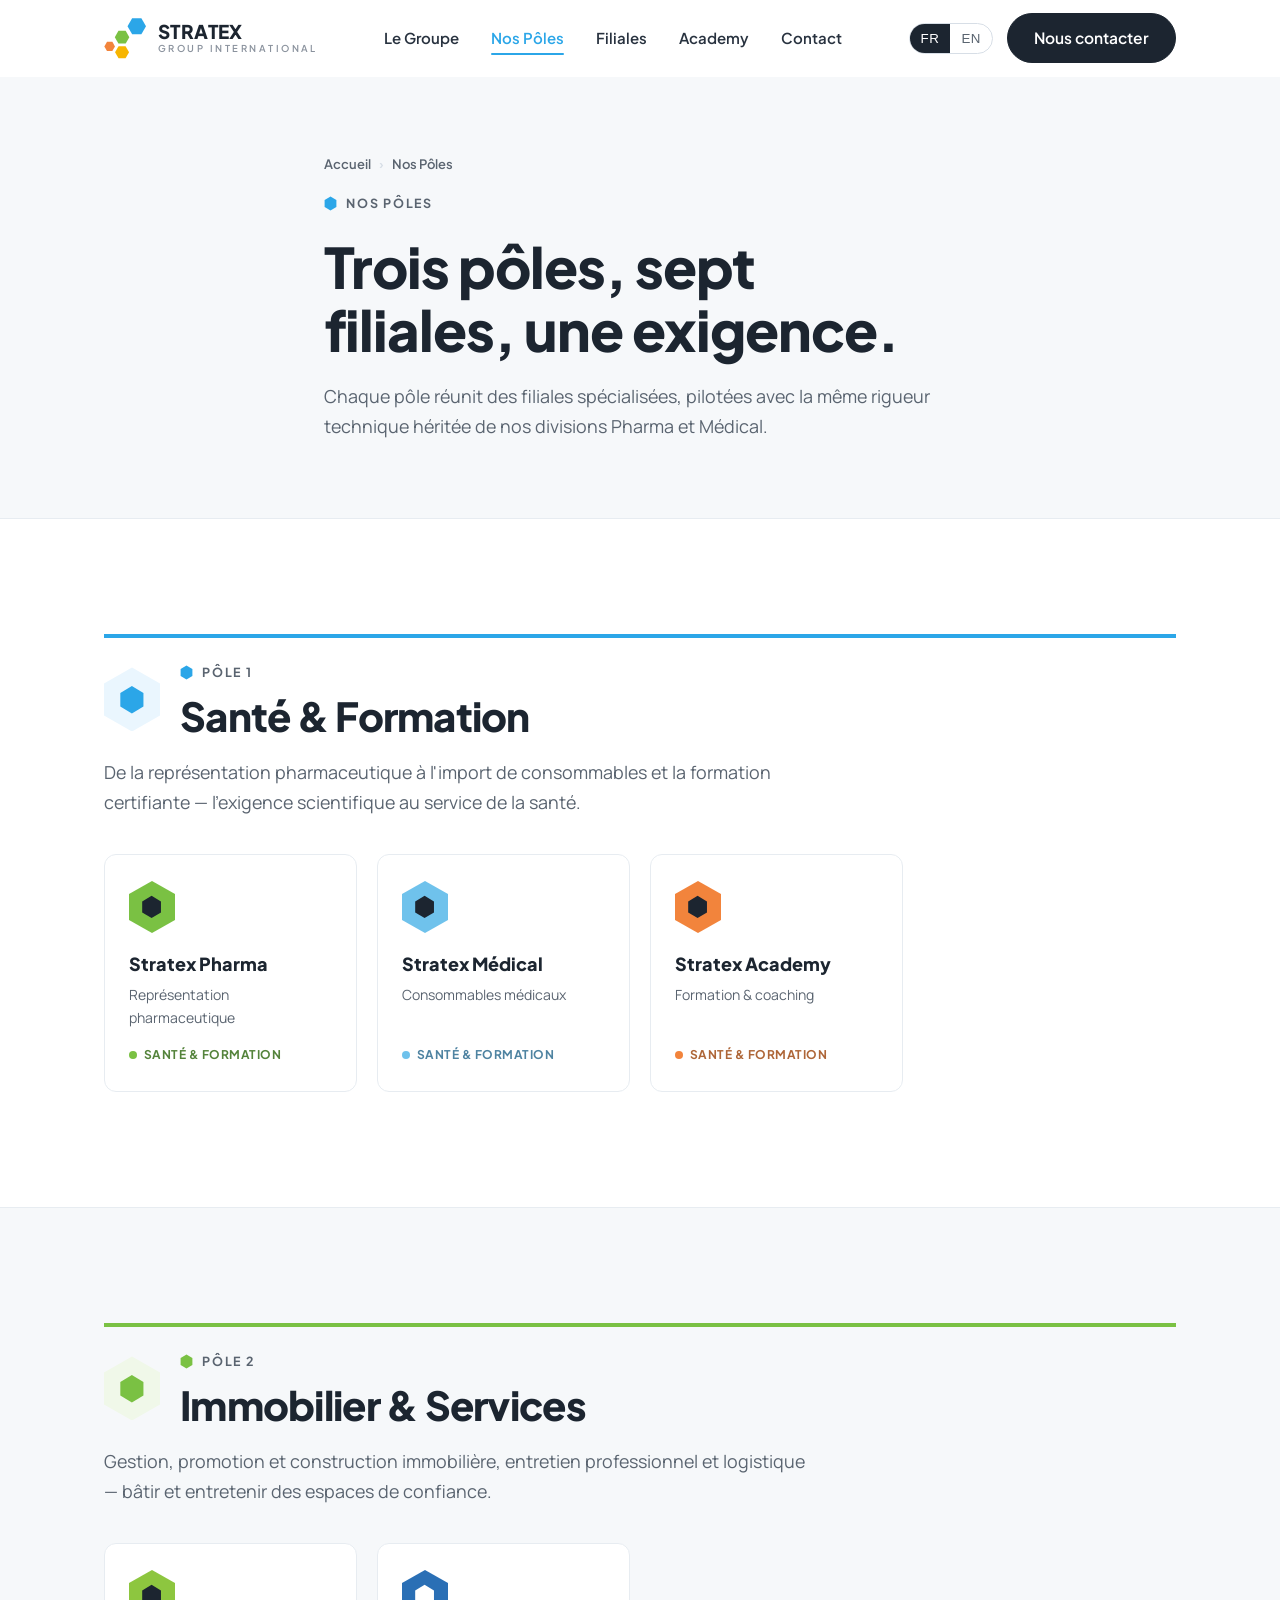
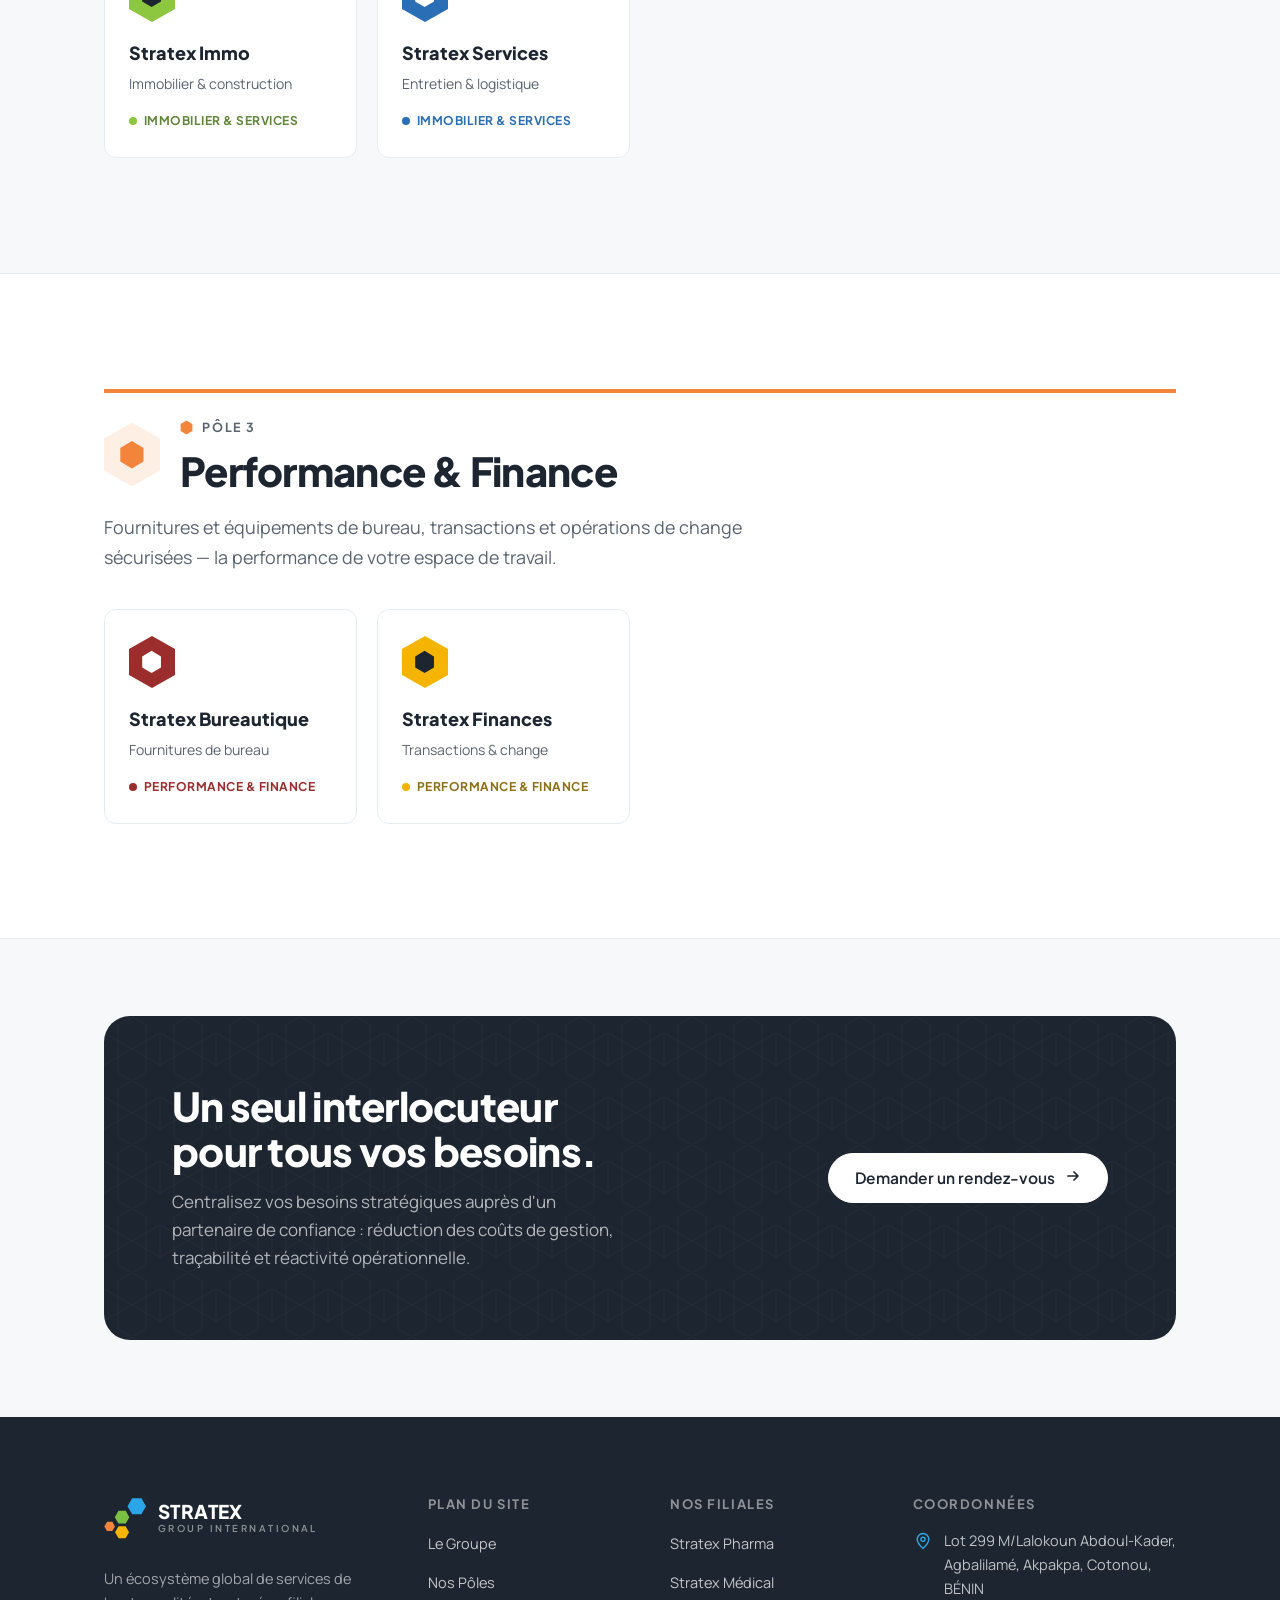
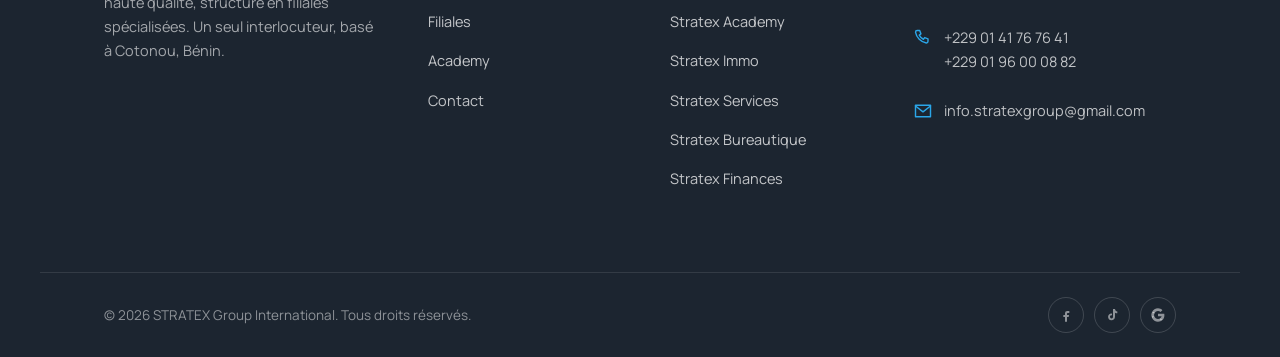
<file: nos-poles.html>
<!DOCTYPE html>
<html lang="fr">
<head>
<meta charset="UTF-8">
<meta name="viewport" content="width=device-width, initial-scale=1">
<title>Nos Pôles — STRATEX Group International</title>
<meta name="description" content="Les 3 pôles de STRATEX GROUP INTERNATIONAL : Santé & Formation, Immobilier & Services, Performance & Finance.">
<link rel="stylesheet" href="assets/styles.css">
</head>
<body>
<div id="header-slot"></div>

<main>
  <!-- PAGE HERO -->
  <section class="page-hero" data-screen-label="Nos Pôles">
    <div class="wrap page-hero__inner">
      <nav class="crumbs reveal" aria-label="Fil d'Ariane">
        <a href="index.html" data-i18n="lbl.backHome">Accueil</a><span class="sep">›</span><span data-i18n="nav.poles">Nos Pôles</span>
      </nav>
      <span class="eyebrow reveal" data-d="1" style="margin-top:18px"><span data-i18n="nav.poles">Nos Pôles</span></span>
      <h1 class="reveal" data-d="1" data-i18n="poles.h1">Trois pôles, sept filiales, une exigence.</h1>
      <p class="lead reveal" data-d="2" data-i18n="poles.lead">Chaque pôle réunit des filiales spécialisées, pilotées avec la même rigueur technique héritée de nos divisions Pharma et Médical.</p>
    </div>
  </section>

  <!-- POLE 1 — Santé -->
  <section class="section" id="sante">
    <div class="wrap">
      <div class="pole-head reveal" style="border-top:4px solid var(--blue)">
        <div class="pole-head__row">
          <span class="pole-head__hex hex-tile" id="ph1" style="background:var(--blue-wash)"></span>
          <div>
            <span class="eyebrow" data-hex="var(--blue)"><span data-i18n="pole.blue.kicker">Pôle 1</span></span>
            <h2 data-i18n="pole.blue.name">Santé & Formation</h2>
          </div>
        </div>
        <p class="lead" data-i18n="pole.blue.desc">De la représentation pharmaceutique à l'import de consommables et la formation certifiante.</p>
      </div>
      <div class="fil-grid" id="grid-blue" style="margin-top:36px"></div>
    </div>
  </section>

  <!-- POLE 2 — Immobilier -->
  <section class="section" id="immobilier" style="background:var(--mist);border-block:1px solid var(--line)">
    <div class="wrap">
      <div class="pole-head reveal" style="border-top:4px solid var(--green)">
        <div class="pole-head__row">
          <span class="pole-head__hex hex-tile" id="ph2" style="background:var(--green-wash)"></span>
          <div>
            <span class="eyebrow" data-hex="var(--green)"><span data-i18n="pole.green.kicker">Pôle 2</span></span>
            <h2 data-i18n="pole.green.name">Immobilier & Services</h2>
          </div>
        </div>
        <p class="lead" data-i18n="pole.green.desc">Gestion, promotion et construction immobilière, entretien professionnel et logistique.</p>
      </div>
      <div class="fil-grid" id="grid-green" style="margin-top:36px"></div>
    </div>
  </section>

  <!-- POLE 3 — Performance -->
  <section class="section" id="performance">
    <div class="wrap">
      <div class="pole-head reveal" style="border-top:4px solid var(--orange)">
        <div class="pole-head__row">
          <span class="pole-head__hex hex-tile" id="ph3" style="background:var(--orange-wash)"></span>
          <div>
            <span class="eyebrow" data-hex="var(--orange)"><span data-i18n="pole.orange.kicker">Pôle 3</span></span>
            <h2 data-i18n="pole.orange.name">Performance & Finance</h2>
          </div>
        </div>
        <p class="lead" data-i18n="pole.orange.desc">Fournitures et équipements de bureau, transactions et opérations de change sécurisées.</p>
      </div>
      <div class="fil-grid" id="grid-orange" style="margin-top:36px"></div>
    </div>
  </section>

  <!-- CTA -->
  <section class="section--tight" style="background:var(--mist);border-top:1px solid var(--line)">
    <div class="wrap">
      <div class="cta-band reveal">
        <div id="ctaBg"></div>
        <div class="cta-band__inner">
          <div>
            <h2 data-i18n="home.cta.title">Un seul interlocuteur pour tous vos besoins.</h2>
            <p data-i18n="home.cta.sub">Centralisez vos besoins stratégiques auprès d'un partenaire de confiance.</p>
          </div>
          <a class="btn btn--light" href="contact.html"><span data-i18n="home.cta.btn">Demander un rendez-vous</span><span id="ctaArr"></span></a>
        </div>
      </div>
    </div>
  </section>
</main>

<div id="footer-slot"></div>

<script src="assets/i18n.js"></script>
<script src="assets/site.js"></script>
<script>
  (function () {
    Object.assign(window.STRATEX_I18N, {
      'poles.h1': { fr: 'Trois pôles, sept filiales, une exigence.', en: 'Three divisions, seven subsidiaries, one standard.' },
      'poles.lead': { fr: "Chaque pôle réunit des filiales spécialisées, pilotées avec la même rigueur technique héritée de nos divisions Pharma et Médical.", en: 'Each division brings together specialised subsidiaries, run with the same technical rigour inherited from our Pharma and Medical operations.' }
    });

    [['ph1','var(--blue)'],['ph2','var(--green)'],['ph3','var(--orange)']].forEach(function (a) {
      document.getElementById(a[0]).innerHTML = STRATEX.hexIcon(a[1]);
    });
    ['blue','green','orange'].forEach(function (pole) {
      document.getElementById('grid-' + pole).innerHTML = STRATEX.filiales
        .filter(function (f) { return f.pole === pole; })
        .map(function (f) { return STRATEX.filCard(f, ''); }).join('');
    });
    var cb = document.getElementById('ctaBg'); cb.style.cssText = 'position:absolute;inset:0;opacity:.5;background-image:' + STRATEX.honeycomb('#FFFFFF', 0.05);
    document.getElementById('ctaArr').innerHTML = STRATEX.arrow;

    STRATEX.mount({ active: 'poles' });

    var io = new IntersectionObserver(function (es) { es.forEach(function (e) { if (e.isIntersecting) { e.target.classList.add('in'); io.unobserve(e.target); } }); }, { threshold: 0.08 });
    document.querySelectorAll('.fil-grid .reveal').forEach(function (el) { io.observe(el); });
    (function rv(){var vh=innerHeight||800;document.querySelectorAll('.reveal:not(.in)').forEach(function(el){if(el.getBoundingClientRect().top<vh*0.92)el.classList.add('in');});})();
  })();
</script>
</body>
</html>
</file>
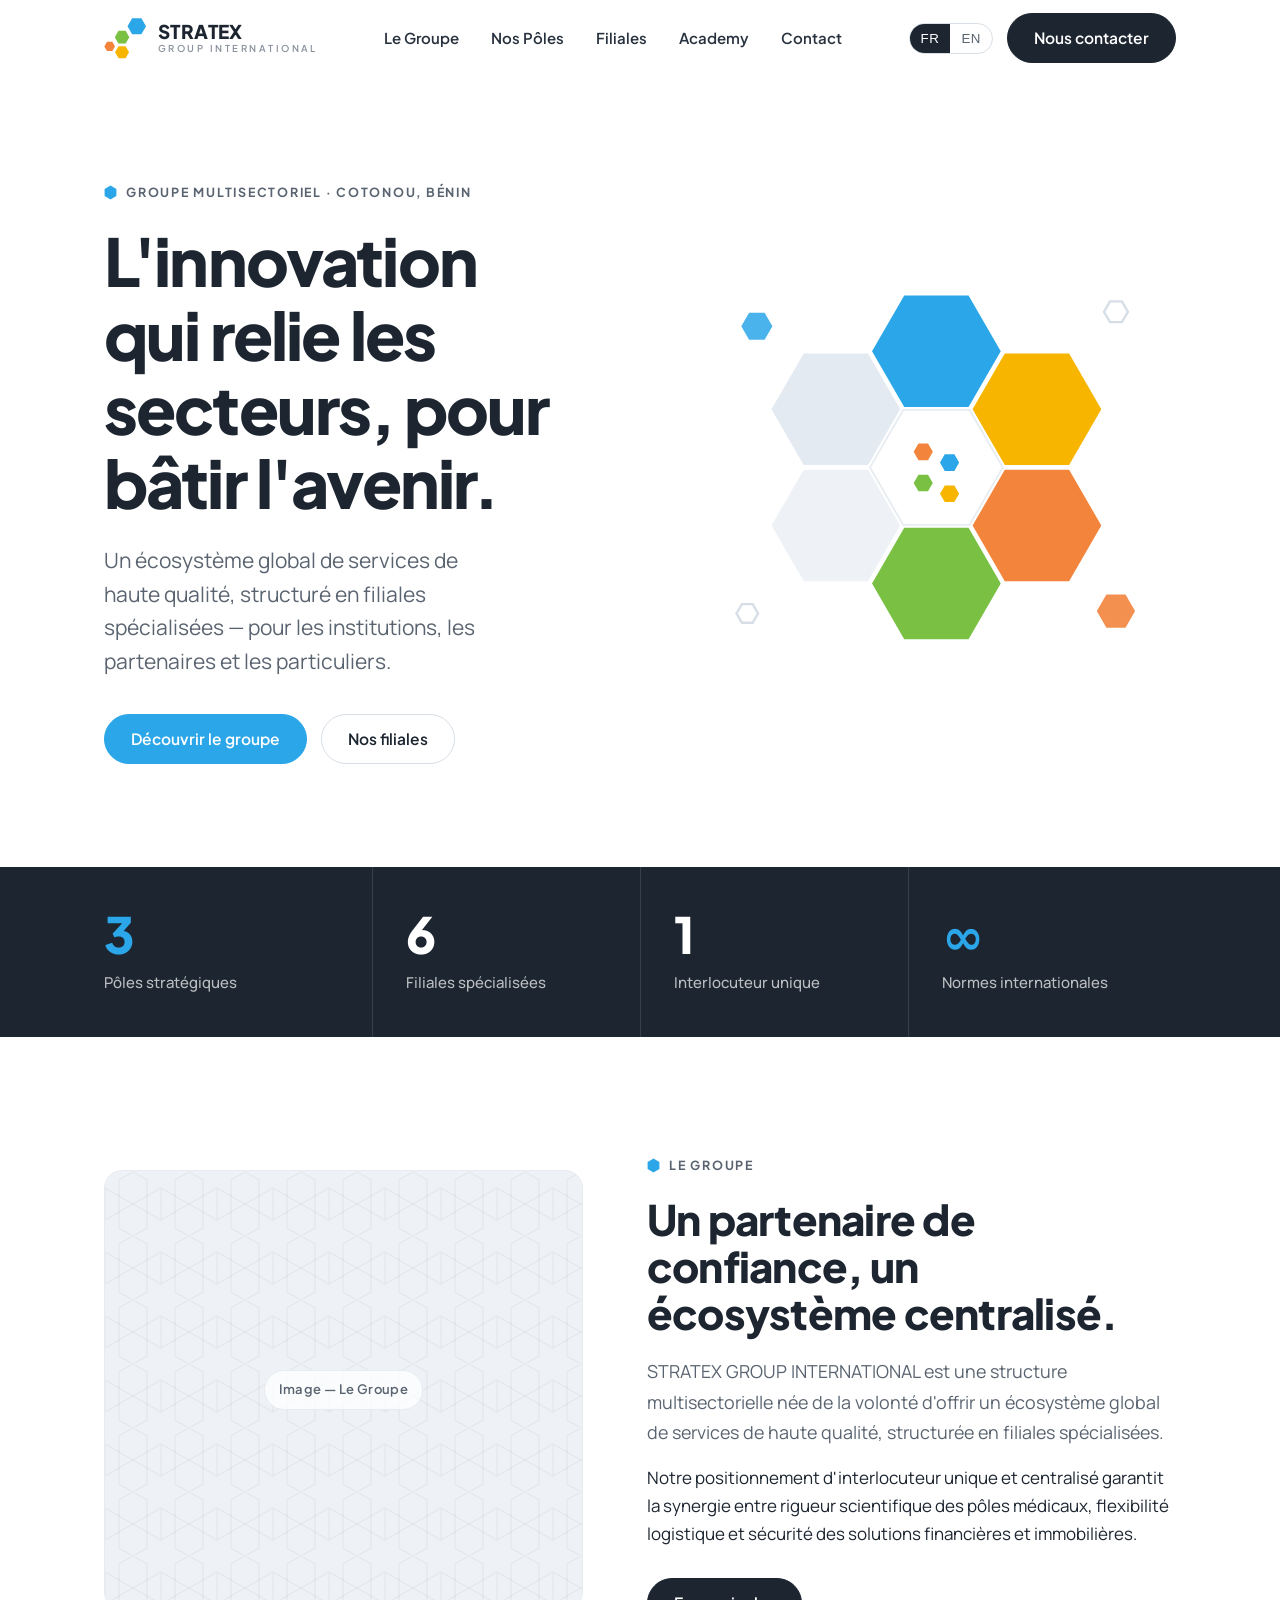
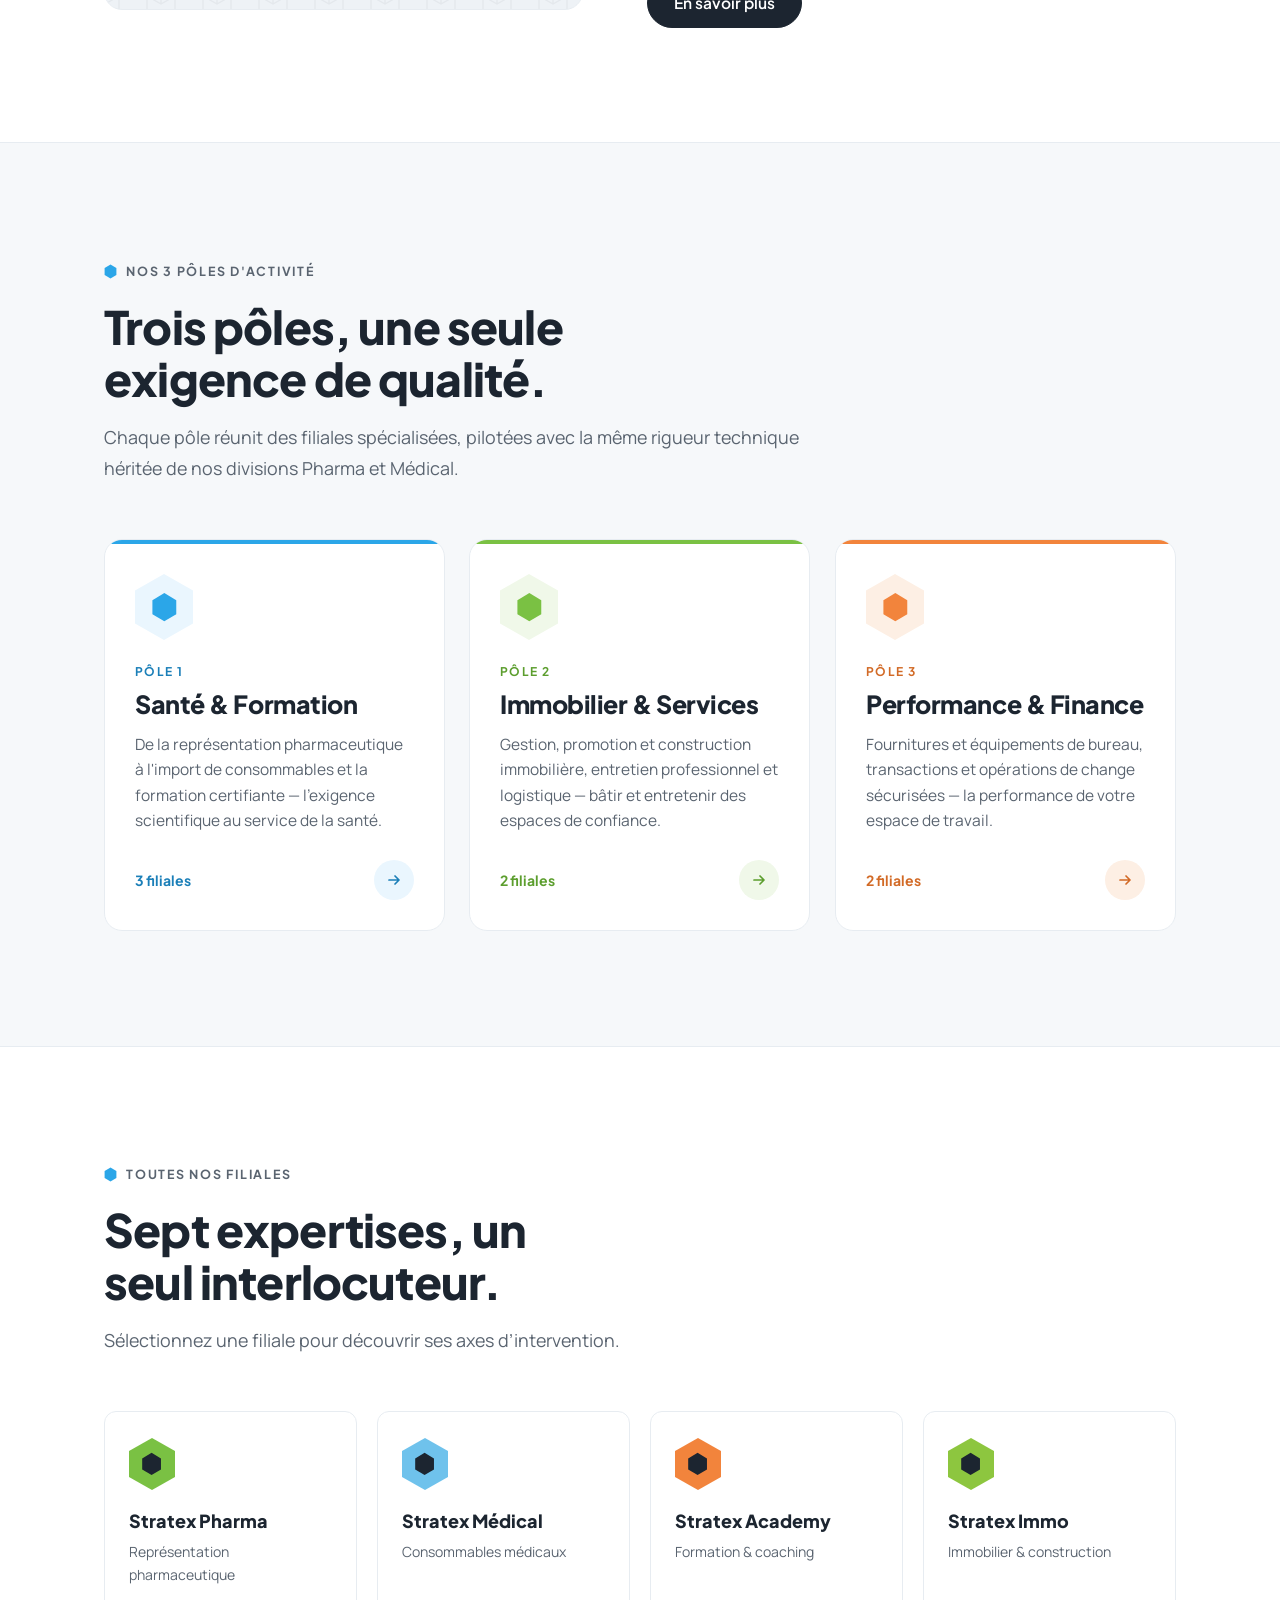
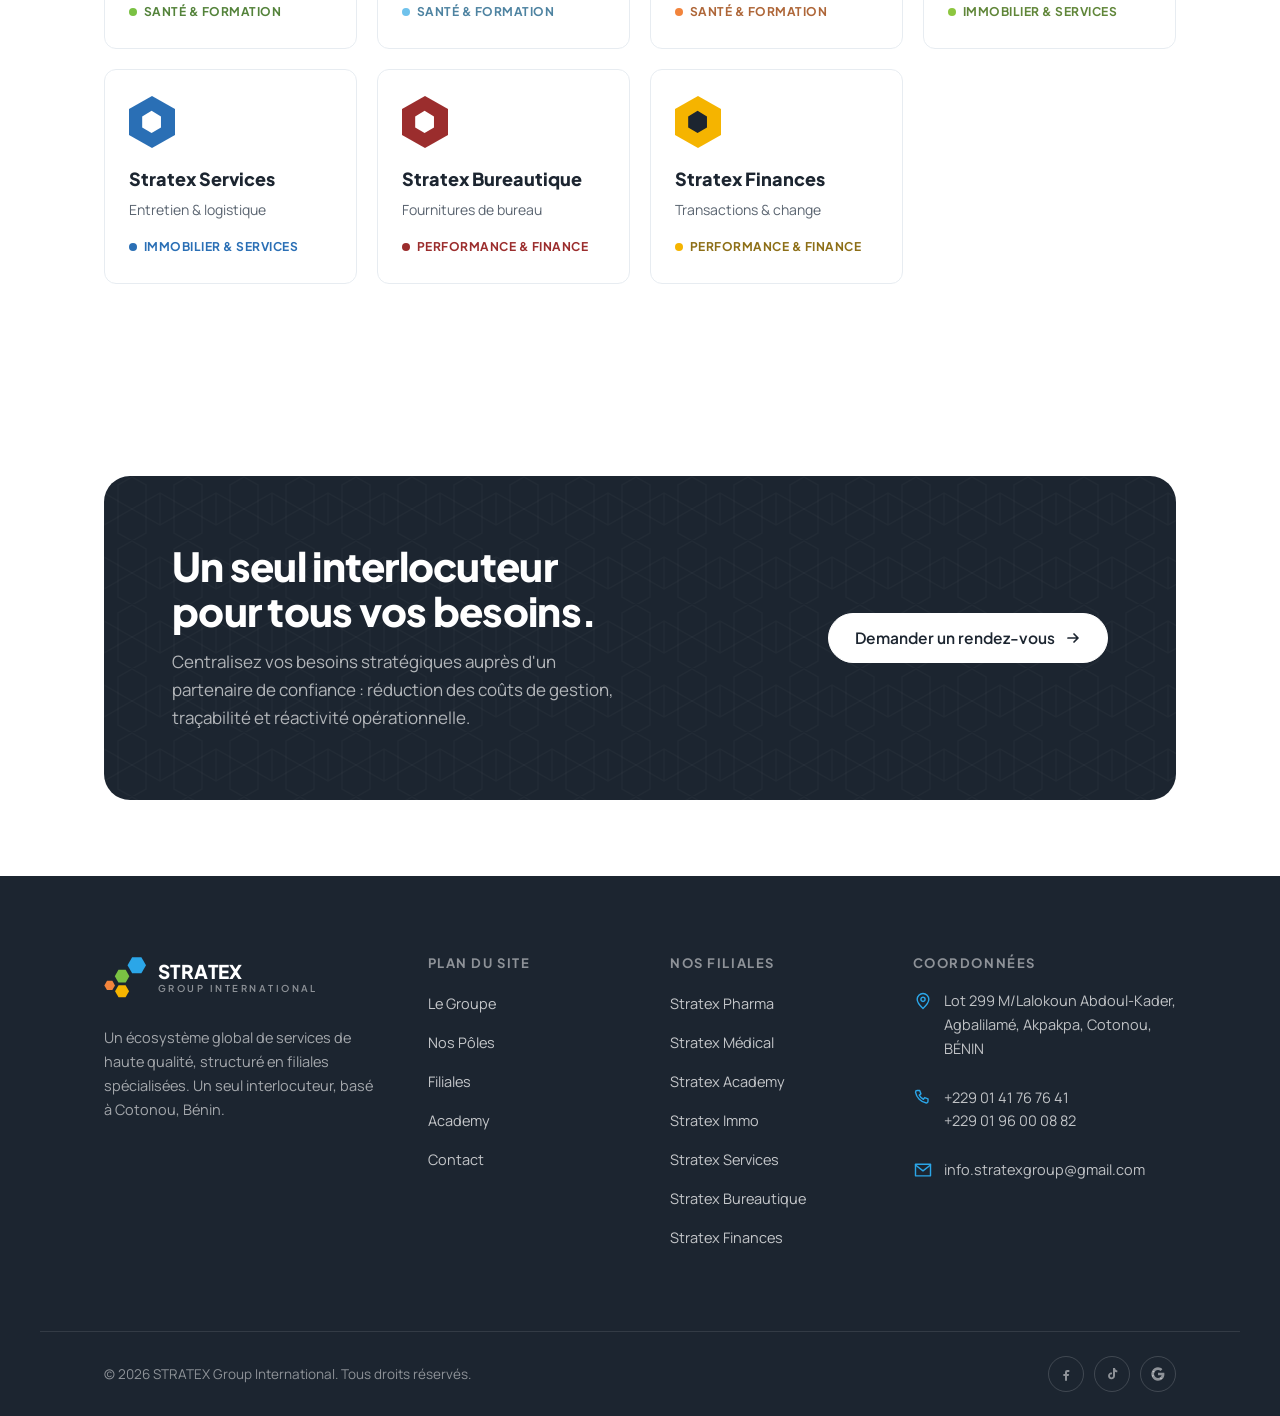
<file: STRATEX Accueil (hors-ligne).html>
<!DOCTYPE html>
<html>
<head>
  <meta charset="utf-8">
  <title>STRATEX Group International — L'innovation qui relie les secteurs</title>
  <style>
    * { margin: 0; padding: 0; box-sizing: border-box; }
    body { background: #FFFFFF; display: flex; align-items: center; justify-content: center; min-height: 100vh; font-family: -apple-system, BlinkMacSystemFont, sans-serif; }
    #__bundler_loading { position: fixed; bottom: 20px; right: 20px; font: 13px/1.4 -apple-system, BlinkMacSystemFont, sans-serif; color: #666; background: #fff; padding: 8px 14px; border-radius: 8px; box-shadow: 0 1px 4px rgba(0,0,0,0.12); z-index: 10000; }
    #__bundler_thumbnail { position: fixed; inset: 0; width: 100%; height: 100%; display: flex; align-items: center; justify-content: center; background: #FFFFFF; z-index: 9999; }
    #__bundler_thumbnail svg { width: 100%; height: 100%; object-fit: contain; }
    #__bundler_placeholder { color: #999; font-size: 14px; }
  </style>
  <noscript>
    <style>#__bundler_loading { display: none; }</style>
    <div style="position:fixed;bottom:12px;left:12px;font:13px/1.4 -apple-system,BlinkMacSystemFont,sans-serif;color:#999;background:rgba(255,255,255,0.9);padding:6px 12px;border-radius:6px;box-shadow:0 1px 4px rgba(0,0,0,0.08);z-index:10000;">
      This page requires JavaScript to display.
    </div>
  </noscript>
</head>
<body>
  <div id="__bundler_thumbnail">
  <svg viewBox="0 0 1200 800" xmlns="http://www.w3.org/2000/svg">
    <polygon points="780,320 735,398 645,398 600,320 645,242 735,242" fill="#2BA6E8"></polygon>
    <polygon points="632,410 596,472 524,472 488,410 524,348 596,348" fill="#7AC143"></polygon>
    <polygon points="508,490 482,536 429,536 402,490 429,444 482,444" fill="#F2843C"></polygon>
    <polygon points="628,545 594,604 526,604 492,545 526,486 594,486" fill="#F7B500"></polygon>
  </svg>
</div>
  <div id="__bundler_loading">Unpacking...</div>

  <script>
    
document.addEventListener('DOMContentLoaded', async function() {
  const loading = document.getElementById('__bundler_loading');
  function setStatus(msg) { if (loading) loading.textContent = msg; }

  // Error sink persists across replaceWith since it's on window, not the DOM.
  window.addEventListener('error', function(e) {
    var p = document.body || document.documentElement;
    var d = document.getElementById('__bundler_err') || p.appendChild(document.createElement('div'));
    d.id = '__bundler_err';
    d.style.cssText = 'position:fixed;bottom:12px;left:12px;right:12px;font:12px/1.4 ui-monospace,monospace;background:#2a1215;color:#ff8a80;padding:10px 14px;border-radius:8px;border:1px solid #5c2b2e;z-index:99999;white-space:pre-wrap;max-height:40vh;overflow:auto';
    d.textContent = (d.textContent ? d.textContent + String.fromCharCode(10) : '') +
      '[bundle] ' + (e.message || e.type) +
      (e.filename ? ' (' + e.filename.slice(0, 60) + ':' + e.lineno + ')' : '');
  }, true);

  try {
    const manifestEl = document.querySelector('script[type="__bundler/manifest"]');
    const templateEl = document.querySelector('script[type="__bundler/template"]');
    if (!manifestEl || !templateEl) {
      setStatus('Error: missing bundle data');
      console.error('[bundler] Missing script tags — manifestEl:', !!manifestEl, 'templateEl:', !!templateEl);
      return;
    }

    const manifest = JSON.parse(manifestEl.textContent);
    let template = JSON.parse(templateEl.textContent);

    const uuids = Object.keys(manifest);
    setStatus('Unpacking ' + uuids.length + ' assets...');

    const blobUrls = {};
    await Promise.all(uuids.map(async (uuid) => {
      const entry = manifest[uuid];
      try {
        const binaryStr = atob(entry.data);
        const bytes = new Uint8Array(binaryStr.length);
        for (let i = 0; i < binaryStr.length; i++) bytes[i] = binaryStr.charCodeAt(i);

        let finalBytes = bytes;
        if (entry.compressed) {
          if (typeof DecompressionStream !== 'undefined') {
            const ds = new DecompressionStream('gzip');
            const writer = ds.writable.getWriter();
            const reader = ds.readable.getReader();
            writer.write(bytes);
            writer.close();
            const chunks = [];
            let totalLen = 0;
            while (true) {
              const { done, value } = await reader.read();
              if (done) break;
              chunks.push(value);
              totalLen += value.length;
            }
            finalBytes = new Uint8Array(totalLen);
            let offset = 0;
            for (const chunk of chunks) { finalBytes.set(chunk, offset); offset += chunk.length; }
          } else {
            console.warn('DecompressionStream not available, asset ' + uuid + ' may not render');
          }
        }

        blobUrls[uuid] = URL.createObjectURL(new Blob([finalBytes], { type: entry.mime }));
      } catch (err) {
        console.error('Failed to decode asset ' + uuid + ':', err);
        blobUrls[uuid] = URL.createObjectURL(new Blob([], { type: entry.mime }));
      }
    }));

    const extResEl = document.querySelector('script[type="__bundler/ext_resources"]');
    const extResources = extResEl ? JSON.parse(extResEl.textContent) : [];
    const resourceMap = {};
    for (const entry of extResources) {
      if (blobUrls[entry.uuid]) resourceMap[entry.id] = blobUrls[entry.uuid];
    }

    setStatus('Rendering...');
    for (const uuid of uuids) template = template.split(uuid).join(blobUrls[uuid]);

    // Strip integrity + crossorigin — blob URLs from a file:// document inherit
    // a null origin, so crossorigin forces a CORS fetch that SRI then rejects.
    // The manifest bytes are ours; SRI protects against CDN compromise, not this.
    template = template.replace(/\s+integrity="[^"]*"/gi, '').replace(/\s+crossorigin="[^"]*"/gi, '');

    const resourceScript = '<script>window.__resources = ' +
      JSON.stringify(resourceMap).split('</' + 'script>').join('<\\/' + 'script>') +
      ';</' + 'script>';
    // Inject after <head> so the DOCTYPE stays first; prepending the script
    // would push the parser into quirks mode. DOMParser always emits a <head>
    // (synthesizing one if the source HTML omitted it) but may carry
    // attributes through, so match the full opening tag. slice() rather than
    // replace() keeps us clear of $-pattern substitution in resourceScript.
    const headOpen = template.match(/<head[^>]*>/i);
    if (headOpen) {
      const i = headOpen.index + headOpen[0].length;
      template = template.slice(0, i) + resourceScript + template.slice(i);
    }

    // Parse the template and swap the root element. Scripts inserted via
    // DOMParser/replaceWith are inert per spec — re-create each with
    // createElement so they execute, awaiting onload for src scripts to
    // preserve ordering (React before ReactDOM before Babel before text/babel).
    const doc = new DOMParser().parseFromString(template, 'text/html');
    document.documentElement.replaceWith(doc.documentElement);
    const dead = Array.from(document.scripts);
    for (const old of dead) {
      const s = document.createElement('script');
      for (const a of old.attributes) s.setAttribute(a.name, a.value);
      s.textContent = old.textContent;
      // text/babel scripts with a src: fetch and inline. transformScriptTags
      // does XHR against the src, but blob:null/ from a file:// origin is
      // silently dropped. Inlining makes it a plain inline babel script,
      // which transformScriptTags handles unconditionally.
      if ((s.type === 'text/babel' || s.type === 'text/jsx') && s.src) {
        const r = await fetch(s.src);
        s.textContent = await r.text();
        s.removeAttribute('src');
      }
      const p = s.src ? new Promise(function(r) { s.onload = s.onerror = r; }) : null;
      old.replaceWith(s);
      if (p) await p;
    }
    // Babel standalone auto-transforms type=text/babel on DOMContentLoaded,
    // which fired before we swapped the document. Trigger manually if present.
    if (window.Babel && typeof window.Babel.transformScriptTags === 'function') {
      window.Babel.transformScriptTags();
    }
  } catch (err) {
    setStatus('Error unpacking: ' + err.message);
    console.error('Bundle unpack error:', err);
  }
});

  </script>

  <script type="__bundler/manifest">
{"6aa15f26-8040-43f8-8342-8806cd1526ed":{"mime":"application/javascript","compressed":true,"data":"H4sIAAAAAAAACrVZzW7cyBG++ykKPmgSYzSG7AAJFOxBsSWvAFs2JBnILWiSNZyGm910/4w0XhjYh8glt0Uu8eQcIIfcwjfZJwmqf8gmh3JgLNYX2ySrun6/+qrn6RP47hf8eQQAN7fXZ7fnf4ZX12/fv4Off/wrXFw/Pb+CipeWK8n0jr76JafAk6eP7ris1N0qHvaXy5M/XMF38MMjgKdP4Pj4+Biu2JbXjI6Ep1ButGowvHjy9BHAQrLtqtbKtYtTAIAfYK1PYfEa4RU9xMUSAFCewuJ2E58t4PMySbZKoBlJXikD77p/0eNe9K3T8JJvueFKmlzcuCJKJ/ELLjhLwkH6xhWGV5xpjiNhVrIKmx3JR+Gz+MTLBuH0KJMrlbSstJnci/gkk0uPolxpWZJ7bxanva/OQHyMerEciYIL1pL4WimLelUIpwvvb1Dw+L2Ebl8qszO2+9Ig1EIVTECFYFBveYmG/r1hziJ8dExw2+2XYKx2pXW62wNKWMeIgWm7fcmZ4Kbbo1nBewkGnQAuLWqhSmfR6SUUzHR76H6CF8oqqdwS/tTtJZerx8H+x2fJDAyWYQNqDRteb46DDbveusEWrOgcBabFYANWYLLEreAMDJe1QGgVl5ZUxsh5k7x8ZhJ6i2L0Y/gMt9gwKtQY/3eCSagc0IsU/Zv40US0L7SsTNdDrfVlamaKLeoY6qYvG6UrJSWFe5L8iajm9caarOJuqXIqrbg1oLs9xbPbm1XSciYEBBnQSC+xWqViSn39vWrwFDaoVd7OG9Xgih6uLKtHHod+hsYJyw2WVmmOAv7772kdJBve0IfH4UvwCDH+mDKU3MxO5Vbg4Ojj1wsupdoG/PnoOGgUHMHXK5ZUkWYJrXIaiu7vlmsQC7ZFyXUqx8XlIG83zFLVSCxtkFckbhUUjosK7AZh7agaV4eWGVfk8fg1e8+jvXeK3nFpLLeOPDBL/6Rl2qJkXKMBtP0jXjrBUZve9V+lE71xa6UndpEBErUBJklBxbe8ckyYmUiWlp1kKLZ4SXF0W03Zw1AqfTu+5KZUW9Q+N3U+Pkb6nuX6vqU3o5Z7wQoUo3p/Dq0fQ1S1vz/Q9xyqNJDCBwfKD1qt1UqtoaD4TBvOv1q1Jxk0hbON1cx2+5p/dMPZN/QQa14ONozcidqeDdou5uusV/hAque0Ph+0XuaDAZwkIwcYncXqOY2/GzReKd34ireope/ZPOaX+WMwlsmK6eqBaIcyIlUzAOdfrnCHhVZ3w/E5a5nnLJl0j1QZIAyNSb1fKrnmTJa4BDcBixKl1SENWbda7YzFKvXSEtjwIVZDF69mzGlPIhFK5oz54+XV7fn11dnt5durs9eAxoKTOPT8BNYFAk0lckIw2CqhpO32UC3Uek1tOnXnW7EPv0Y8Ujy+5gA3wILNacIMrhRKS1hr1XjMYE3BA/grUOs1amDfgopK10xy83/pyVxGnk0ycqWsppYw3iCJDUoL1YLPtBHBelYjUDPNpOWW0mF2EnXNKYakT/PakaApOUrL1168opEQIKTp9hUvmbtfwlrgPS+4TwcIVXNj02Gm25dO+xcka5QIwA5rLpksefclDhveNIpU+Ad9rghek2Nc1sAoP4GvLUc1PAUEqJ13DelQ79gOCrR3iNKnr/[base64]/gDpLaLlQ1rMvtsWSGq3p/tkM/WWx3ITe3HR73yneDamy2MC7DdMNoz55E9pO9C1yzspN/yUUmsvagFU12g3qB4FlCdpJuON2E0qYNRgtoTKPLcHlBjWnyeFhjx5FQ6iw38ROUS1qNq5qCh5tlbj6wMsPqPMcegYCJwMRi5afHApL1uC4JW6YHxhHcKF04w9Ner5HJuwGjuBWM05YcaiuQlOOs/nSzyGNrd91pA10vvU+lugCinU/gVjwplXaxulrVNOwQkSWzIi1BmOgRE2gQsDjO0ss+tIc4ShzaRbEWWi8Y31SLyjemR0+KdjS0pWstCph1bFxbSt2EGwMTDkaghXYGA9vzyHseTNkDRsfv3EGa40osxSOMvjsIIPPZoSHFPaAFHAeNRzBTZyHSdU1MgHnASuzt4dqh1TGTL5CQ1FZEhtulA8Q+p0szG/6fz5hlmHIWY6SJNZojB+dwmd0mGAUs7gAoo0ytAX6lkfTskhJekrWZ/Cdpr6wO2iYZLWfyUuocItCtX5A+yxl9i0zQ5iAhtH8pkGC/tM0hMKe5PdKPxBlFT6NSY4m7ZSDksnA/MZJVZrJOmvMUVKfHyT1+Zxwn9UkjNr3ABl7BBd+/[base64]/w1uUY6+JwIwJYyrw4Onw39x0+0FloFkf/L0I3oULlWq4b7BUHncEzb8/OPfvFlbwl0lM6tIFbHZPuYE6VW6l6AbOKaRGbKxN/6B27YXt2fzFwB0P5ziF52YvX4NDli6/dsqAwUaxWV27/fQHam/sGFChNqViNWE2pIBKY6JQvW0/VN+2PhOAphrdfeFGKR7cP+FU6JgVcR3guRSdf8J6FCngWA16/7B0naClkR6UpqBhaT1tO/1wcjgmunvRryTgTmx6WZ9CkLdoc4wH0plrFnC2glBppQYTNl5aOipkx/vplXS8C0SLz6MYmHl6HILGyYr9DuzRlnhp+OtctkkpShSfTWINtGhrHBuNoyu5Pz91Ijbi0KsUhXO36ZN79CSqSQpaDt5Q8vJ6TfvMSQftu5J24UL2aFz/CeZEHVaD22xys589y3y3usvRA7aKlcWK/vGF+34hxjUUKK1fdtPf1mxG25ggqFRa8HKD9SreUTPytIhFz2Dpde5V0LcTH8eiGAqcB5M54CUVCnaBZKydLqzekbN27A2PKCIZskk0oE5THnDQbmFS3H4TUJMmiDmt3nhhdSvQqfdHwf2O66E668y9Z5wfI03J28mp0UqPQr2i5zp99cd8de4/he5tAYlWvDAAdmvgsOPiv3ecASlYuWG+nRQH9fXxN+zb+aP4D21zu5Sc7qd0838R0VPuzHR7tFX8yfF3WXkzHlPqI8yBj24E4KVsdqjgdM+cExgeEHPaR+zgRT2JHCakwlTe0D9OlLRUYPl7O0oksep+slHidct4POjz3989D+AxlvmpB8AAA=="},"2f06f8fc-331e-44d1-826e-549ef61b647b":{"mime":"application/javascript","compressed":true,"data":"H4sIAAAAAAAACr0823LbyJXv/ooTuhKAFtDEhXeJmsgaK1at7UzZjnezjsrVBJtERyCaAZqUFM9U7VOq9jW1P5Hf2PxJvmTrdANggwQpTWayLlsC+nL63M/p0w13XsDkJ/x5BgAfPr6/+PjqP+A373/7u+/gH//1P5DHNGMziOJMLJkD3B+mDiyF5CLFCT9lQXjReWbP12mEwMBuw9dnANY6Z5DLjEfSOn32DKDzAtzqD7xm93QhUlgwsWQyezD7XnSeAVTw5gmVr9m9Hd07ED04kGn4ABuaQQ4T8Miw3/eCXhdeQHaqujIm11kKn9ULwOfoHk4gw/k3TvkGHQiwBU4gL1rd3VZjvlubb450q/knO61q+g1Z0pXBnlUbvpYIrj57N0SKK37PZnbQhhOwHAtOYPXZN9tP4Yc2+aPgqW2B1UYSf1Ac7VRyTsRCKDF3Fb9cKVYQaxbnwFOgMOP4QhOIaB7RGQNbZDRdsH/85a+LjLH0H3/56zRZMwceWJKIO5iyRNy1TUHgGm9pdmtHSW7KIGb3DOVQcvsrRPdjGAyRDWMIAgcy/QtgzpNkDNaGZrbr4nJtC35wavO6oZ7XHap5/oCETn2eQnd/oh+Snp468PTUgAx2pmqSDy867OqZ/b2Zmis4Uwv1tCJ/JZIHJF+xYUfWccmnSiWtMxyPmr8SPJX5pIXyLnU8JqjlMUE9j0mmFKKlENHjYoLPqrVzbmkcKtXQmmGslG8WECU0LxZBucH334NlFXA3nN29FPeTlgce+J7614L7ZZLmk1Ys5Wrc6dzd3ZG7kIhs0Qk8z+vkm0ULaMapG/PZjKWTlszWrHWutFZx4gSsMxym8SsVNefpImGQL2mSaNIfTCUFe8YigdYzXScJk3lN82J2fx2J1EbiHTDUr4nUmN3D4+QGXQiGP4HYQqr74vQDx4cgdAakh78Cj/[base64]/xEInuMPtut1ffCc7mOr9vo4SSOs1+7192d1FqZWVmbYWmeJ/YfWjEo65ku6YDjm5H6ZOC0Mp5tFxfzO886i5P62sYWNLauFAmn9odVuVTqP6nPx/n2lPoWp0yyr9MQ39ASf686tD9hmakaDWZ+tqIxhNmm9DWEYj96OoJt0oet2obvVJNNG93ViUDUlPGURXU1ayhprzeiuy3bDvrVtv2aZMAw8EsuVyLkyW4zvFOaJuGMZiPl+pK/7zExcbifbZsSO7mECgeepRKV4Qnvv9R34Fibgk0EYeD1vuM2oKrhU2hRdOWYxCIvCBFQDvIC3VMbku2vogD/0TqssTGVG35b9kcht2i5yrKo156lN2zenRXxFyBlPF7W0go4hwNjekEVgcpGLhM/GgLI04zsdQxjuzirDuXNsludAc/[base64]/UfSr3aZf1X8jFgqmUqIYQJ3MZcMJE8YsCgWqMwyZiqLPsznw/j3m/GudkUa51EN5+fz+XzrubQ40AG19x1Xz6AIGb7kKd/L6dXGx/d1rqz2OD4m54+m17vzTnbmHcjold+oLddF23pkA7E760TtPeaPZPJIb4MmLtHNPdkilip9X6r0fbinPUsy36qOqTY6KZ4ngkrUEhqhHuVPURI1x6WHVAMZ0fMKK/UDzwG/32ChhdgMGyUjQx2ehMP0IA5uhQPqwNABP2zAQcnSxGDY+/lQODFRQLfuezUU6rni1k7cYM9Sgh+L1WHhIGOGlXACB0Y/B1K1LVEtCep66t9P2uEpisvtZtNWrzIdHtkpXTIz7UAnXjr1FaY4Y8xAy5yrB2EcJj7pQdcNwCc96vvg++CB5/Wghz1uAF3s2YQ0gAB7fDeA4EKld+o1hF7VFbjBn5ExpXtYUp7UVgyhF/vDjd99HeJAs6OfjGAAI3dgAljxtDbfDyDw84HbJyEMXN+nAxionbTrd8GLPOgSbPF99UMtEfEsShhE97hRbEH0MGn5XguySSvQLliHlM/IupsGgZYC97bJLj7vbW27zVr0MyevWicad/y1Yt87uuELqtRiKWYs2Sv2oXa8u/[base64]/W5ooL+zwpLNeEQLjHdWePv3vxmdB5foX10Gry4PL2EwfG+JC7Pv4ApXwbAbHlmBL5diyhPOMsvZXeF6uRQFk6oVVJqDjdUKw28v++HV4RVylm14xBpp+KD7tHIfXCG46F+97B1eYbrOGF1L/ickfmeFl2ZfsYLOFSxnu8LoZfBt8O3hFeY8pekBGq50X42G/RWuei+7nmeqcacDCXo/hpVtTLeluKPZrMi5bbqU4BHi14pekqfSjtm9A3Qpa7thmMCXbDHFzp0giq3o49QWVfk8O/rs3WDRLuj1wAV8a8MLDbKs3tdG+7XR/iOjg9rooDa6XbhX82yEJy8fPiTrhY1Mx1x1LjKwkSrM3r1T4HBWGTxJWLqQ8Snwk5M28DnYZc9nfkMQAh4DgQZVsMAYUW3osc53WhUjlRf/98uL37j0jmYM0OtkNJcQs2TFslwNMJGueF1UEGJdPN+pzGGOXBYQVjTL2TWKT7lWmdmeA0FbpbMO7PcGR3u7VW9RbthilvDU3ii8oDOBoNercNjAGZ40eeEoGMI32I/nC6MAxlqAK3Fn2xs4wTG4De6Ajw8OBKTb3lkmY8mb9dJkQV0FyzU9EvhBH15ovLSq4QIDvxdsW/2i1RsERmtws7tqKRebOjAtF37jw6TEB4syb4Lt+7TtQIxqpAhc0nv7jY8j2g4komrmadlc4W3HvGAE8sFORPm2gxFWHpg69tha5T47HODpLcaqYOhAOHCgO7w5NepcgZ0aJ2q25e0YVdomUnyQWGqw/X67TfKER8x21bFaZenP1f4+qMybp7f4tGfhaohfDfFv9s1aDQmqIcHNji3vcEGkKh0r1aFAqJKW4o31/Er9sdpwPtnrKyrzbfgGLNzyWzDetiKRnQ5MWS5BsnsJyHisE2n/amKiN54f2b00dROd6QQ85Y+1pZ6in00Y2BUikUhqSJ5Bl3jwq1+pyWd4QovQ8OVEWdHwtIC2rwKGUCKRFNhnjM7oNGGIvPLxtZ1G/gZjwQ4DTSM7B490T3c2KNK+ZQ9mHJjxCCm94+lM3JHiZPXLtT98h0cgX3/YFkcSqiqTxRCCr9tOBhMF6vMteyhSeHS1v2CVT7XqZXP2GQHcwC+qE5SyZQyMzLP9vdWMF7hXEAGL7i4e6utt5i0rDi2s06aE/DWjM5YdPnOfrnky04NsGkm+YY4qEJbswmeY6F/qiG1Lfko3b3h6i5XGdxefds5D03pVD0/oJpASPlOBR6+EWlzuonnu6saW0mmrrP1VeyKq8mBNs8LmBFKCTYp6deqT4JHkjNspUTw7AUttW6TRcNahjaepNYF/FAusck+qU5AZ35R4Yn8LMoHFOrUNKXbQCZ2yZNJ6Q9PFmi5qJ4cIYbqWEsWJskMQk9Y8a51fvT/r6J5Hh7O0df7qXcNw66wz45viVGHLr3KAdRZrDSjwz7lkrm5qAZ/pBi3/[base64]/lZ1zLhtRZKWm9vf5ZZp001duzw0TKmkni6n62xRKr/xanL3LUvXRQu7X9F0xmaT1pwmOR4dKpILyg+Yr7bIPROtTLKjhWC0GAJSO03mKpEjjvr9Hd2Ysmp2uD/GWz7FT5o+0qCmWb7qYZqI6BYKEiJJ/18EbSrlM6j5xMYi1ZUQ8tGYqAfZT4yFc56UsbDag9XlM2+4IJTw8yZJVXWojqoj6/3aCViaY+e6EV1VyYqzTsKPhzX08k8O1kpPjGi9rYvBNw0efVsZg3Fd2faC+C7BP1Ijj9O5H/rmWtBm6NNNx0OdHoPn7buBzhhZDNIR74gLfEJE1J71CeHtaIB7ajz7J8LXoSi2721XpT1r9pBpss6mdXPe7znrrI470GbWR2IvR7DO4u4OBij1JV014lDrO+vE3T1w60RN2ZqPGqhb/0X4YkW5Edmq4ximlSP6lyNa1pybcK31HUB3b1E1pSlRQ69hKi2PtMnwyLZWPK2OpyrtPn8jJASjEbztvKGJuBXrFC6mM7FO3H/DwOucTbPzi8WUJjyhy7//zYGL2xW9XVEHLoUUqVg78PLv//3u+l1lAOh4fhxieOzVgNpJEIzA86Hrw6CPf7s+YlM2j/rgeeANYRj882vj+VfD0jydC1IUa9Xe5dcLHEkisTy81hO0qKHhgEudCinFcterqqX/92/qLmfK7uBbKpndJgsmr9ZJ8ntGM1sRA0d2C0TN1rB2FDXDmkGzTZldh31djZxcRJwmDYlzGdfwsDUvTlvnNGJTIW6RxZ1VJuY8YWQVr77hs0nf7w0Czx/2vF5/FLRA0mzB5KT1ZZrQ9LaFZQ081BMrlu7mp1cFWHT626PCo/fiakeFtcNB4zTU78IoDj/1YzeM3IAE4Lkh3mMlofodkv4nP3g93IRxQHqbQRxu3MFrv5+QnhvGbrhxg8hzyYCErg++q89B1XFhU6ho4pfkt7Lg1q9NReWpTH4Uhz7y24//Av70kQsRCSEgPh5PI0tAs2a0CUg/cn0SEN8NSNclATLNJcNNj4wiD0LSdQPShx7puz31G9+HOK5LRm5Aem6XDN0eCRWAAdaTsQd6xMceEoIHpIc/hsTfBGQQuSR0ie+SPgIhI/zpK6mh7Hz1M1DTfBKCr57Lf75qD5So8GdAup+UWH+c0NS3JmQhxCJhnYv7/iz/z9F1cPX7q+xDkEY/SmS/UUB+bpEFPulj/V5rJnLL17IJXvvBJiTDuEe6kYv8UjzUzIBwE5BeHJIg8snI9ckAQrdLQgjdAdm5QoB3A4IIBeZBDyH0SR+lmbghLkN6kUtG2AS+G5KukksfPCVsXwm873aJ/zpUQu1f4lUCf0SGMCQ+BAEo+PUl+wgmJKNIyb2PaqCwx1+jXNEY6pdPA9JDyJcB6cKQDCEA30MVAD/ISRdCRbgPXdJLQqUG/T3q+pGv1C4gQ6XpQ9T8BFU3IMNLv09GEKI5IOIaXY26uhTRJYHqHegFACkckAAGZAgj0gUUDvQPK90TNtPalx/c7WGpFOhqlRz58kh1Y+3Oxr1kuRsyq74wgW3xF79i+gqJiGjyQYqMLhjJmbyWbGlXh6E42nLUJFXpjqiMYrBxM6mvo81EtF6yVJLy4VXC1Pveck8vWVcw/7Rm2cMHlrBIiuwiSWzrc1U3vnG2zy5uQG6sdsOFOJbs7ArlEuv4LMHAfCFlxqdryWyrDsuqbm3iHCxOT/TM778/MrU+q6GuvltZN4dvqMLrCbX1Eg4i1EZ0VDXz9ce3b2CCYMoxLMkZduMpyqVIJUulOaC80Pckbrur+Gn8rag+wuFVbLVrHGGKjLw23PgYxHIe5Uv7yTRpxdQFr0aKpluCpkSlS294LolUpRnb4rkr8MrCtIk8ZS5tVW7QJmNg1WDUKvcrapiHzfqOZ8wcadc/ZlN18cmW5AUrbfDlw/XMtralcfO+rEg/RJlIUOdqX0JqzVLD2wXwZibkajqbWU5pzrrl93AOQ/QVxYc3xTp2+7QcR2ezVxuWSoSIAdS29EzLqUY76hZrnvMNK6+Hm3UgXe08RnRVEi1pRrJ0S7uY3oBHlPDo1nLqHDGUGwO+uepUzB4auLNk6drFsVuHUCxZV/FaaRapR/DfgIUEq/[base64]/l/jbepKTzNiG0eSwx0fcKsySQu4KaqcDdC0FsAc2zcSduu1UfCP56KrFnOZlt/zWQbQOwLbyDcoVGOFpzjJ5MfsjxesBGBdti84ly6ZswdF1l59nsib9iNm91VaFcfPS/p7CdDrwXkzXuUxZno9B8wto+iBjdSc+wSsAD/[base64]/2m3+L5O/rOLgy8KT2crTHe+T5++iY90GmQAzORYsalAkU53Lhtl/I8rqL6L3CwduhqEvLqdD9B1EgoJ7MLMJdsZcsSHqKh8WhrlORpdW2+umtlS3BBenixarbOHPDbDUsat59W8AIqP4eroG75yJE/rVkuL1K+VLWyq4wumY0IKYA5q6g9rfA+NqcYkjP5kS+ZWEtbz3cUp0/ww4P2qfrYRZss3lOUcSakTNgMsosrQ4fV1ZAnRw8zcDTGjCpkNESMSv+2wSCqh4mnRYne09N/teSR5F8hsBcLGvPd79bThEdw8d31XrZb3xJWH15gtMZEKCs+aijPl8bVk24vXPq4fChay89Sx9vHcnzta9PxboMehVdwx+qnfle3v8bVJTDduL2FNjaenSL7vdSXgosH3VpcABuXD7q1uhs73j4WK2SZuBvjB8XF/GgMPKpmqVPLcXViW6A+hi3cS5rNxkaaNa/fjjp4Jlx8BoO3Gb8CBsLiAwU89mLq7NZyQN3hLjvUS9mjb0aXXfpN95W7g9rNqPIkhSduhJejtXtuOnU8erK8/QgxGut+/d8CnIB16rqRVI3G1cGiv10MuKN5rIao+9dFp6P+0xb9udORg6cC8y9fMOmJ2b2LX1NWCG3/r4NdvPSZR5mWlBcsS8SKun7jmdd58/r6xHT3iP34qVk1OVceoGVe0dNNpM7uVnkMsddrYNy0qnngs10WlWTn/HcmZOu8duC7c21wdft5rj6CuTER2rY+eiRiXKTT1rJEb2failhJw2Pjm/pPJGRuVqyK3Yq2Iuwk+6aky2271Tiz+rZorL7pZHSeWY31N6iupB/eC+u7UnkiZH2zFLchJmItq+KReY1SUVG7S2mSOj+2YHFMtr/gvA3z/QXNOyrl6O0mzmRY1b1fEtnmlD+cPvuhjQ3/BzUu9w6XSgAA"},"01e45a05-a71d-44b7-a29e-8ad5d414a9de":{"mime":"font/woff2","compressed":false,"data":"[base64]/Rf1BfxRqZVQnrxRVWSJb6RLFnyu0elilmjeoSQCKnxsmwLaddUMjnksriSYuuPl06EAl7KfAiWQjCUETz0zNZ3EII94CDQtzkMfZ/[base64]/NWPMj6T2/Yas2EdlON5GkfdkeFwVGjta825H89NIenlLWAPAp5h1KDtRhCaAQWMsFKtEvOKpIhgLHlXPARokkgEGEOAkqxJRQpKYq4ezahIiLHP6hZpqMbV0pUF2vdvEimLEQ/iIUYLgYWs0VXGVlLTOPdaPmFfCC/XrtzqVo1ez7vz6+Kd2+7o11ZJ+4MreLbB5BKVGxobAq4jZYalZ5aX2CKJiwUuc9GNJyi4M8bGyKcdjSRrG4JohdF8buJfmQefbYYREnMFsOoiNliFDVxmRgL0XUmUMLqzW0A4gCQAhWGYCQpFNukwXhIkPMsbRI19ewtw8Cp2Wj/Ro5cM2OTAbJAvZ/L4opBXb9+UHscYuOKM/W8isgwN26Exexjizmfnlp9dE3hOSqdZ/F5QqbckIlPb+oKfXxd6hftJ7Sm/uyPYpONza84CRlMNk/uhOrLpyf53982++zRkXNu3g3VF8qFbx1+7fbHZ9DrB3VXWNSmhnT2vrwS1+1Z+kHGBaZIhnnvuLBTNDeA340D1DWu5/jEa9pVfl6+Jij+yo3EELNixXCLjr173Q5eDP7Y7/L4iQFHbjpaJLFoP4cCsYP6sAPL7gMHNg53yYjqxqTDrYqLDl5DzW/eTLjYxCvucprjI3yl2ykKowKUC2Ox2FJLFo6Fa1HBWLC2jMCIIBEmklkYhmkpmBhTm/LCvJAH5oGcMKcgFEP1xUdho8ANPa6RFD99/PN60fjj9eXy2Eex4B5MpmRapXidzFk1p4uLk3+hn6jAP9ovJcXPPwk8o/0ltizbdbnTprvx4PSxT0VZ3Xc772aN7RflgbXRYwc3hLNO+k878nxGwfuVM8m8Gs7WEoVGWLHwSpx4vNSHBCMNqJ4m15Kp/TfHHVkQd++eY7PGN4W5byTs+6Ft8Ozvb/D60btv37de8ER0mS3P/0sLW84qGjEVkwztPzz06eGUWwKLwPb0D/WFd3vltl2aP276KpM0JNz6AfnAnZ5ADlF2zVyZ2OkxHSMxWPMnSZLbbDR3F1UjPVqp4d68da13F1YZujdWw7271iecO2l9+/4p47Oztjck355/75wFOI+VdGDqbNGs+ISgxg3iB2jb2r+b0CWsNLHIM4sdv8SDSFBP/Oromz6FNCWw2iMTxV0R8QLyBTkpe0j5+pSSJOOTB5Mck/gh3IopuNQnhKj02t3FL80gGbEh89SZcwTxcYt5cZT/nMnB3uXfPy8BSpVMBuRx+ZhACGzDBmwHsJRAjhotOnzuj2wDz3ug2wOUAY2NgZln9/TK/enG/oE4rO1wxvGUFMAxsZ0qNjRC7hl9d17e7imbgDt6uJXhUobDg7v3RX/[base64]/L6G/[base64]/DQfsKKvxhScqaN6FuElAUtTKv2UYgOmQegsN/n7njHUju8wM4VTcm+Q8xfX9SFwjTzdVqu95UOWSIGOabH8OGBEba//8Yxl3GcPdP/dMBOoSX/0z5SZmBoLbaPs+9asaMpb36yknKaw6FqWZa6A5vDa02mhkOba1q6KtLV208xrkwmW5C4VD6n2fvRjADy2qDYYnNy+H10Fq0LMbNzS863gkO7iQ8eC48/Ny5m59tOcEso3u7Qg3yrqDL6eKXwJAuWnhylfbWrRObe66rzX59+XDtzusnL66dI/86ArmtLlzED860Ef3bFPV78OX/zFTA11fcBn2Vntb7qiGBSgLBHyuv/uEaqqoTgSpOyjlzh86me1Vriv7i9rLPLvtghWmSnblRbAsBJL/4dScSQTBxOivHMO5QvBBY0iheJvfwWLxLOGzYKZyM4zVc2Cll46zEpeUV4MqGEWZj22SdOxhGAjgs9AEnfT+RoiMfcDb0GS5NncKVxju4Nt/[base64]/TknRvNwYlCdbblWu3ze6owHdWluhE5tgQ6ej2SV65CijijoaRfSiH4Nqz1OpfEW+WeI/oU0ly60zkV9YzOQSYtZVEGYmrysTZAJkY4qZtIBD9/LYTIK7Nww3vMiYBwA="},"3de9a6f4-a3b6-4b0b-8636-36d275f00755":{"mime":"font/woff2","compressed":false,"data":"d09GMgABAAAAADikABMAAAAAfJgAADg2AAEAAAAAAAAAAAAAAAAAAAAAAAAAAAAAGjsboGgcgW4/SFZBUoZvBmA/U1RBVIECAII0L2oRCArZJMg/C4JMADDRfgE2AiQDhRQEIAWHJgeMGwwHG5pxNeLtewLoDsB5U7pCjkQIGwehGVDQZP//GUnHGLJVAzA1s9/EJAk9ApTmGNV098Ke3QLGLIs56gmsIUhrA1ez+ZIJAme1RZzfF3ivu22ZDm4JRURDp+a7QTKJRPrRMNEt4nKxwOZkqQr0CFzQxB59Dg/8RpkEMrES3M2xMmIIW5C//TzwS/rJkmhd6I3OnLp4WsI6Y9IRkszy8N/cV/elXuWnIT3AoAkloAc+foREULNAxqxaJciYlrNdP8/nZn/uey/ZCSQ8MUYMYSmNYYsaEWNkXh4BKeJOHXT/FreNj5FSiskjUsqnftrhV0apw6d8PuNQhm64MTZFXDaGKkPjMoopsqYYA0KE8OL/N9c7LwNJ3h1ISspVstAfENsBk7VZpyscHr8QAMP0Ol54ZBgBD48/9b1PBsAAO4ojB2TgRxaSiWRbyLaVj1D8CFsnxA1w6+nGU0+njh/g+f/9vu0jz2TGG6WRRzRUWjrn/ZFGyCwiiyRaKVFT427LOQkSoEegYvLcQMA5U6HuPLcDeQR51gReXItl/n9Tf/Yprl/iTM2ClDgJt0SMNuLE9DDGqBubP7OJfb7T/x1rG/gOPIlqSKYTxLslT9S7UFCJJ/o6Kn/bHabD89v8P6ROQTAxYDOY06X2NQs3RDjG0AYDExXFxCoeYOVQWTkX5VpXzlX43Nv0bf7NRfv2fZESAOe6BdI8GqxQZvmVKIMbc6B5QAnc1NESDBLlyLX/ZLsHP4xCCAf/0M4XW1fd1P8G5IkO/nWz9LdsHAG7TDgHO4S1PILY4R+0BgBH0P9vzt52LggZ/Sg5atcp4ax1bEMKVfXmvce8eTwQDEheYEBi0eocIa2OR4j//yjsEYOUfwpJDnkEK382y+KHHLsUKodchdOH1K87u+j+dp2di8qlwdLN7tNNYHAIt5N4TwiGXFAEhVBYCMJPCD/4XieL339zteZkpVrGeiQkV0UlQk05rMR4jy9j6fMSwNldYalNnUXN0PnP42/Y7H3kcNupO+ZnuulFbYpIEJ+IhBCSYNR/[base64]/+WE6TPxmPs6tzNxq8sxmUTeVLnqrD7QjFpSDeeiwWe8rB6LW9yaAt5kdme4aGgY3uxBWx3RbTzdh4jvynhAFtO/sLxdaOPqLGJj6ELDk+21S/x9tWbhCiMbWggg/IV99QmMULut7TzjHW7+4p3J6OxQ2GXHXa/hNwuHPOaToxMftQtOa2sfbe2y7bZzPVbGY3V9a9gaaShnsP86xu2heeS+Od4uxeSxUGZhbdjrjatVL8bfZXdIV3gYfzELPLHHjdZjHTr/Ci7HcxtRaxaIZPiwN15+ktQYunzqecOYGtqyaINx9zTS17WZ/efebt6SDqLUw2jqY7EOsDuHeLyj/P6LVjcv2d6+bjd4w3H4jmhxQrm84Oyx1BNz9eyte/3Zv/Ue3/lPwGOgKVAbaA7UBIRAXaAh0BioD2giEHwYL9617LVWy7uTWCuN85YtAc2z3qa1mqK1qzRjg/eTqCPQzltc5+jza9Ubhp6uHoLGArqcdWe9Dwg61BHUGSQY0ayZwIQ6XCrvmQGCBq4UetWp1ws6desiqFEjTzTxBTo2RA2VGQZDBYTAu3XjvO5fY1CbJpTUMi/Src2TukGTO6hdk0YXtRiQLMUwutp2Gm8NaESHhKHdatQBElFfIOggQHDgNYD5Yj1aKQldmwJJegfhuRuaYcJMPxBw9Da9+uRBSwt0ChNBIeRJ2/EtBueMa9Cr6axj9Fwe3Ctf7rzlEBCqILchBqL55GGM3qdAu3wn3Rq5epWXVSMNvQGB1bX1F5d124/T+XK93T0OXvyTxQ/7FXzHBL0pW9t7waPjk1A4Gk9miqVy5ew5RcSwQkEgNjeb0Diask7e8inG/0tAgxrUog71aEAjmtCMFrSiDe3oQCe60I0e9KIP/[base64]/K4UYR2yerjCrl2ym7ELCF85ZP1/AIasLnsz+gsgk2oNsBkBqHNfsWA5HoD1sOMPQjkBgDlQiJaIttJGCIBAboH3Oiz2Q0E5XuI9IlbfSsR88gxOd3sil93KK5uHAVGUB3AUOoE2L3nQ4mcthgBQMarxc2C5NiNTnym5LT/fwpofRinE7IzKJWnKisXP5AtLs0P+JILvHvjuAP+9BcH6jr8YOAM8VQtwQLz3zbVCplVWWyPDcmsttMAfpHlHtHepxYiVQGue+XQoRiloJqnSvWeZldbJstGm3jb4H0sEccwF0QPOYx8rYl7cXTuf2uEDZbZiWNmcVOIEi0/ss0eej2hsgwAshgECEg+E1sI2wSU159IAhOis4EcHrJQVgiggzwphJLBOVoiigjwrxNGDfGkExERGOCTZIL8WAdDDn8XIAP4Fs0qw7LSAiAJxZHAWeAFIYM9OnNKAKbUKF62hlcBXVBnv1MvF/SKDScAMzMZrVhFpBJh0RQjXMB6qUkKKoAJsc0IqYRo0IiCvFqhCFL0CmGWRqghitcq7Qi8GAh9ZYwmTEnzjKpcSeXqtGgNGRvlUB4oodH9ppqhuAKBmNVKVjx4GtOc+SgFBvWwGo2LLgctQ+wb/U4pU0xYKKUkWWufGhA4TutjFStw0QS6jiMANUojJFFYI3MIG/[base64]/0Q5weu4wkoxfSLJap6bCEhPLlF83opGcWyooCGm2Tj6K+fpxcii6e3widcX+HyGheXfHVxOIqEhJZ4Ta5+jFDeRAO2LpFi+VHjplbH7uL70++HJnrUpDp+hD/tIZmfKopT6TsVKhvRG+xAFvoQE069jOZpfJpHxzHpUce4hDawOxHUPg+bDwthAJB0nr6GUHIi6RnNEoBWFMjSD6muwECdx6zYotkgp0LzdBqAZByNEj/x8so/VNmf7KojXqQGtJNbiOgPdc1orUGE7dTvh/BiIylWoQeKbU2fdsk3roWYQjbVtS7B8ZZGzn+h8xwhi9zPcnkfZsU01JIYDaUi6wOAwFyjOe+bnJ4XPTs53V/NSFwQO8A++Mq5nDjKcUpS0klE8k3yKtcawbRV+eFx25nLs4hOqJjeiO2+9TOvl4Io3cXapep//sBrQJm4hfWLK7PMyNWJkdC0InvPb5HU12naFUtKZJ9SPAvVBUNFXi12tnzPxEehg/4cNs1QW/Mzkb9ivAt/W3d2yW1n0cJNBmbrkoFmZ2JrmmGIpZdlOFrVC/Mh87uFpF00m8bqbzMgDSUlKttEu2l9SiV6UwbeZ4FQKALguhDT4s1z8pY8l8Nvu7IYyZRs/zI5ji8sVC8600vDwWux0L1pDVd6pPDOh3ocUJF4rRn6FBn/VjyCwuJJUfigfPkf9NxMbnUBB3GkvntFsmLpQV0dwnA5rhxhVRqVd+CMZk3AnY1wEmupUrpjifYf+rG1HLp1iHy9eq/t6JjOQZrtO7UZ0kHYqiHt1w87IeRlnHad1SoV0X5JmG6O/EvpvmpKHxW3Wurr2W9QW7pG2qUBJK30X6HWOaJq2btwyTPt1123Wb9jdFI6lHQSpI+1TS6FjrQF4Y1/kVe5RiQbBpJvEmmkLh5q66KLSy2w/VIgJX1+QkM9HIJifRFSdML0yroaG1lpdj8uhHAduYUpXSE4Wos9LI9ajNbD6RGxj71Af251xpO8k3Q6SEXPuEsRUS2bHKuCrKLSV9nX83z1xtWWemFNZ2RhLPEoZ4NrN/NHtXzYDn5dMR4t/6ca3+hrCUIkZan2QDRYpGthQg0jj+CQ4rrgGwrXJ27J8rgbm8iozrrlXG9ac0lsu/8y0/covyXeYw1H5dSiMVyhLVtstmb0LYgsduvMeyoLbn1Ie17dc7Ghm43r1Le9KzbtoT5dqK2w1ogP0pf6AE9ScYsKhYc/nEaj/W0nqvcWEu6uj0vdOU6unaNDpeN83XvmlHN7Khv/OTVrPMyetuKWCQThhK1GXGGGvxq+gk47SbG34aacf5kSKbRyvBxYjGuA1CDjUvOoMRIiXwv6yHbH/UO+PxFf+rAaprBDjnwcxn4yGibte/Aguz+YDrYTO/[base64]/5176voDE2vj46N5OLneV3RHesCusll083lZxH/xMe7p+Wh6+uMjI5vT0H3u84/Mo3R1T+FdPL60eLNuKulpsyrb8MX7uKf71jksuaqAmUVReCKlsFVSxqRBYvIUJxOiXfTDdB7/EPDrcl/6EqzBQZrJ2AD1LRbHwJbRg3yq+uFxSTGpmemgVEboG3I5SgU+1m2XAiHo28w/odUbF60S17uCoIuSt5tjsUdGVozbmKyJtzcrK48pZlgGuG9+4QoA7B+cssPPx7J/nzHWa0QAcIXyTCFOJjzj//THOc879Nl625dq1j7b+dvCc9kSOrY7+CVUaqbeIfSorS5GhaQ5jJ/WnvDuntF8XsElCnossPJwQIboniV5pTwEBrf19fO9hoyIOybLj30OnJRfC0hRJIY5JbPfdFtZpmbsMhD5BHHOeS07R+JPE1h9epskuaks4JGK6ePhSVFHe+K6EWnZkbGo9csV6Nzd7c0ZYYA0vLqCrVnAGAXSAyyRDESTDFuj9+ezL9Zwz1eeq+QHhbzF/puNaB5ihSfZGhcthAru8PmgnKU5nnnpad+YJMdV5/mKTqti0PIZi0fVi4FD3bIlF2lPNPCcV0ypvc9/awTin8AQnZ1grR1xFPe5/nvzAmKOnmWYfGMdwsBeUBgEP2sgzeS5AN6AnhGvPCGX3R5lNeZjZ1rTzeaVNx0ujnqPk6IVbglnxmWwbQbiFb/VCPfCg9S02i9eOJYrWFhX9AwutonUXuVTc+/veS5efsO/eaWWXG25VuBUGbPJp/qUrwgwKITCv++xUBzB2o8aO/4I3/cv8aktLug03xNYx51osv200y2deqaf+nvmPLSYmllSTcfACW/qy72F3Jnp0jwB1u7ut5367AKhG0tGzPTJO5XhlxGLrD5HPx8sk1Qck4c9bWiMWD1SCY3AJUpePuYu2H4jJqXGEvBb/CPGmgahdqHMlr27uFrObtmVEhlRsVCbuLAK4GiYbzwQaHNMqWIULMEUgAnRfRvp7xQfGAZwSAhzZIiyp1VADFljVVv/ULjRRk9ibNJsoEtTUQfYSQP2NQ/0i7xqX6OZiBrYo9uj+xKy+G9MHUF8iEgHCXMTHbkc9k/aPlUkGDilCNqTHjapiM2P27EweqUS9A00YSRO3SuBBUy605aEOjBesLWqGRhYUwrX9oTywKB/m3J2VPPv5FvdO84myqGeyxbsisIEmn+1JR4+oBOB+e0/b7W4Bas9oJvphd+oVwJUz2fgbJfoVB05fqoX9fH/sIRkvi3z+A6Tx3676Jmd+6aU2RJCMeTfEio6Jiiw3e0a3R/[base64]/uIx4hz7Ds+t2k1q010BqY5EAl8n3hyvp7no/yR/HcHUEjA6e2KgpNrvkWg+s3/aXbh1La4i11bv0reKoSHz0GDwmNtSjW4PozLcV6D7f/sEimuIep0pKhREWlJ3Cwgnf/PKTrKTeLCGv/LBDNiYE/UpvHcR5MwBrRO3oWI3i+lBf2wWZd1WUmbf81+PHdw/[base64]/F+/T0DDvo6EJ1Uku5H4R/Tg8tErhbExyNN/yiKeQltqw61WVYTMt1aeczxD4hJPOI6pClVUOci+bkwifCLitexg2N7wbpt80pn7pbYL8IvvjGUUjrtmKJ2ybDQXbx8ZulrdSWawBKHDV3rkKpJ8hlQHmBcF0SeHSaopd+X37wLcVcn3V3UQNeUXadvNu9cMPc1z5cECeguoCVMkJzYIsgqG6/04faPPms20c7CPsUjvL5MLjz8uwjp+jiNYz+kuPsGOo78NVRvhJKqSi8xx+DE1h8BZiqlDTaMqc/TSHYiYbv/9nLuyl9f2Ze/6+mYxDcZg2mJtGV6EWYhi8nSn2P6LzqJCKn6wy+j58DPUIrb9kPRNFdPwcjP30ePaFdhZ2CftIwbGYBVAzIRW6cS7uYdjOetWfv1qx/bFXVbrmKB6H+3ijIeMcnNvnply/aq5onPMlyOS+GhZ9XKioofzsaMi7fYmNjx4fl3NEhzNF592+AQZV4/q18NyxjFfquQfEBlDj8q3wPM0GXKG35b/yDfvf9Z+s7wfVCX0dJEXJd64MctQPOTtF/i46bfGC/5MxXLeZUkiFvrc9st+kdP+qQXQPCNaekiooOVmQ8LOyP+HapTiZ8mG5lVTHH9/uvwiW7Fll2cEYrOErTVO9o8/7uh5nSXtjyQVmKUr6n6ItreupRKT5JIJ81fjgS4OdCQ2+1vuGtx4yUurc1QwL7tU9QOvblhxpH7uo2evBfyZs6pivK1gZHS36+j+mk3Pj3pu7j/7lvnz5n+5HD+57gBQZ1ufj/k6Wpw8m2lO5164Y1PcK9tkVBwszGlgGA1yMhZyj0A/GnWaQ/TN8IwW5MevyvSlCmE/xwx/w1nMXePj78OeOcLEECKTIQ1i+DEJXPwfmJse/IFqOlDNfvc5jyTf/BE6hsViHTbmmrat+W7Ycis9ovLsgpUGxjIkkzJJnDQ8T1lskgS0pVvkBrFYfGJfY6n0zeWnCXzChQuqCoV791jk+obMJ6NIOfuzxa9x5+3ETz5TVtRysKQhySqyyzVGyhyVtGUm5YzmirMkoJMjHmRE/F9uUrgzhNsWlpddHmp5h4fjR2ySeiUmKCRZwoyMIVFn5qZirQwfmqovBbReCa3maLDonXLtgerJOldok9WlJRNlpQLfJjwW+vATVrNtzs8MbyalGXw22aF6ZROAyQb1O97v+E8rEfWKAdWQMDUiRSJNrD1/U9Y2M0AgjjFWfsPm276e+w5V8wy0PGSTLwL58qj0NULYMIrHo91XPYHD0Lie/MjFkiBMPaM7MnCXiSqYYC7JmdSUDxFpNnHjOE5y1i9uJBze2CaOvt7dHX2vLOWihIrAIAxpRJS/U6y5qoOZlCRInXA9s5Y0+kG1o6FOLRTG0XsAXVhhOhF7V/qaeSNXmBgQiwO+yUnnscJEueTEGpK/wkzbf67ujlRP++zRo+cAqIL1aqeP8tRrCXAEyQEciJ+k2oRj9IM0Sv5DK1CZpT6xuLxu7w5ljap2GCVEmxwuzYnlsUlAExtoUTAKLZSl8tT2V73wPhDeTfPS/Ob1Llm1fbf+esC2lazW92qD/c1U6+Z4Wgdrvq1Hqs6syTfZDe4zeMx7GmAUslu+f43nbAt7yjnhMSUjw9h0xYYLYZDbpZgKasrw8LJPqk5FSpgG1TX17HEfo0S6hDSy0iNaORvLWfiIGhi867tuVmVGNUyfopHlr9vVUFv2T1jmE/KqrkK3ASRVN3/ilKW8JrZvdm7paciHv2JkLM7Mt/ygbGvhJmrd2OCZaW1ABvY1dO459Y6V/KVewvm++XvQFPzDnmkUe44fFX+aZ7tHFCfLvt0weakE+xnlwU7T44g7nztSTf98u3hWBtEm6DWvdRoHeQFt9tWyAa3iHi6FLAR3ZGfIyfdfLvHWmz02pGZh7riH2tlz/[base64]/ZPHmX3W7Zu6PBwYblkTFR2KG2JjXgTJpOF7LzDo/zqeGdXAmjOFjg9GxtAY+wFY0H38AMM6zE30m+gOvdgBhv8Ru8uPeyZYJNawDuHqX5vSfz0VDZRwaRXW/DvH+MYQehHUu8bh/[base64]/KsacPLK+nX/IB2A3yTJy4IOePxXc2R3V581U9PFH9NTRnTa9X6bIy1EFG6Zocu0QivpLt5RA95FZVk2rc5tfQHoO4POGD1tvdW7h7O1OZvbo5S3uuJ1ukZtM6yWPrTPlCnFpgHnCrakqXtkySoZU+RlzbW35gqlRXKx4RlYpLTPbCBbScX7BQCvpMfhsoI0ew7oFOE/gH6LbE8jL4enllr6pMK80gmKgptEFl/5tAAAIQQGz3f4DYAbDaIjtUaffIcX4gHpKiKLRCOCU8Ekh0FY1hyzR7Ndc1HDaIz8bX1Njxf+G9BE6EENtqKeIfxBhHx9led7dOzfkT5x7nIecFZ4LL4+q5xvr19Wfq5VwH93eejBfL0/[base64]/eubnP3x902WbnsT7LbwYLgdT2ber4KrgtuLC7O9uAOCkRAHSwBCMLn/I1euzMLEd4pcW0NiD5tRs9C7rSWnO33d7zg8PU7Y5boAyLvdzo23OncuBKEnSsdMu4L3O68y4ZlRqWi8fB+UusHUsyBY2PihSsdOyVRdy77Nikekwg8Qy7K1Ts2et5hKhcz2K36piiElu6yVwT7n/wKIwJCo5i4+EXQhhXrFQasbyd61t5xs88zxg3UaoKtKYQLo2HaJQ901JK0Mvvy87ZyWh+IVw2E3TCqWzCLEc5aoNOu2Pro3ag+qOKilHIq8XU5+tHztZu792BzSfh8QBAMLlU46yXkBv4QZn0kP/ayjRf7XtlkSoZtDRdh68otsISGYwm0isFgoQzY7d9SMAlckllqEAIKVdjROJ1lPpn7JAjnxtU/[base64]/8C483Gg9+AiE7CHM+lgkqp0juaStdIQjBgogURV9tGC2L2x3/DIxmGbaYDZo3zwQ7Y1mjMii9kVVeTLE9/pF180LjQ2kBnbO7PNOsV3n08zgx6e+QO71Dxiag9P60CCS5i1tFB5nDT1p54a/R6QuabMCU2SFCavW9iJlEZVfbHGEZRmQ8pyXpHgGueWbNnIKMsCiIjvmXwKKJ624bNHamAoOszjfeJt6+fcfzp4+U/250VPKjb7zO+bfPozwPb5gsnQSTgfnI9c9PXfJtBFwmZd0c7h+G3ZpAagIN+tPtMDU3DHqy4Dre53+UtsCQMgQRvFBdv2NppL3VMrTXZEPQVGZFui0Urjyl+7W93QpyemCenyIwZ+03qijzB5kT/XpTtUBCRLjqQ8RoTNiKMOdl29/aCz9Rcu9XGr7vKqqlbLkRVLaqoKRLObt1gPsLMWIK/ZOSJTh0fOSQ/9Bu7W4XN3WQYwxRIRSSLiteEvZBVgBA1s/aIzX/bnuu6//fK6+9tvfZOHrRTC7Q3hlqyYyYBqmpbfj/5g8+OjrlHZLweFM56+sM2sDL5zbcfeyvyS4PPj9LYM66lKtErEpGrtVC9v2KV8GNG9Hr62DOz/T9ExGPCNel+L3SK+8rpwUrzKVRZHmmJ6tL107l6UuaWMeD6SVBAeuRb0Mx9V17x7ZSRsiy8TD9tX0vWxzl+QSuHuR/T7YnnD1b18Fvq/CZ73SmO2JJNAxR58fFRoVa+Q9pQfb9D1/baivt9u3S9ntDZdOGaqSMsEztPqllBw8luLTr/fZc/vnri2phA9kjfj0IMdLPDBwks5BA+/FI3v+QVk1T52VshIFVbVtLobwb5bAGc60j51mwai4vLYfucU+LKc9GBqKDja+IFLsvUaGqKic4M/lbL+cuSQpXyFFGTy8HUntHKtoeUorArQXhcwXnSm4SOLnFSCpcmRN/gql12ZZ9C82FuahbOvtjhjs4+P+6vm+9r6sGB1KPIVfcMv/Pw3OBxFlEzMmd6S7hG5RBpZQYWFyGOW97ea0mHpauwy+RPJwK96kPFhVDNS0sJA+QhahP/TKFxAo3ZR8LBHIUxzQPGMlCwp6Lxi1YqW8vCyNkwjZOpH6cKMcIXdA4vo7n8s1bLUh/6Chx0AHUZKIvNpx1sqgqE8LGK+stGjTZpHZxQTrE8MLR7HRAi9bUldMM3pUjd3tmciJf9995uYQu4M3Zt9eYXKi1rvy7fImt26eUSqfp0tcE5Hnuad1w3U5Q7ocBa972WshF9tw/55mGc7QxiIEA1C7Zn6RwD7IsQ72vQjjNsDv2DM9iFCKhyoyWrt8b6dO0XAdvXz08hn0+3FAsuhDGUcWt4KFNrx2gp1mfdMMgRMs6y/WQ4lW+hKzju0ofQHxkH03JSCDoriF8tzZJJA9zNG9LBWP6nanl0Nk82dEaBIWJIW73vhw/L4V2MLshwI0e80qxe8BPWBnK8WNjIyeXGHDqv6pX39qafr+eqdzgiEQ6+3+X9ogEeIt8vg1Oaaep52rnsGqBmYJd19rvOpkUhCgrOVgt2Kor7tit0skKvnTp1ZJ0Q9Jtdersu88HLHCslQIa/p8pFh7fGmO5tlMhReMY6T/SSaYfwchd1gKURMrD0QceuC1l9WsAZfbUZgfKEM2BLPzbgN9Ay4KRpOTfUaSyIICSQvi861G/[base64]/JJWhJr8+EH07N8epRrVPzlwqxDCSvcTi9YMgzlo0e25AeFrwjrKYz2bP0DjjnzQUB23twAiAtF/iMtXV1GAECai6IwEeW8QMmOkeJ1wOk0/W/CzBS/cAJUsdS3VXzHuniNvCgxnB6JrV2bFI+AJTtOwiGP1KHd1PHhDOlyZChSNPuhUjWSsiLHESN0/ytc+NC+KzPIbiDtacW5XLagxECQcGFj2t98/e2Npsa/nWfH+navIH4ZIs6igWcUOCvfAU2/6iFkMC5Sy3lzBBa1+ukJa1PQk1cej+RJ8EPaoa+BiAupN9sLbjFNdE21ZqAzq66B99bhXFKi3rhgTDzXQnEnrV1iLp7vostyyOTGDQrB+W26AiBoySTHk2Rwn1TsPdWiw2Zb7iP5r4BSZm4RaYro45wacFqvFzgY193k6e/r7x0eG/eMbN588CYVgB4DAAV4VXgoD8HmIgUtFEaUtlm3+EMRO5c+x7+Puejh8z74MvKW8CzXIqunM4br/[base64]/+cKv9af/EsGAyDpvHozl3W1btzDfuFvyLly/fEJv7T4esAvmKYiUREqGDLYNNNJqbFkF3AMJJa35y0dmShi4OtDSD6QvNf4t7oKn0cuAICqYU28rDAqAXQABv0O3xTI5uzaMPrRB6FwHZJF0UtQOwemjpROCByBEfUtPCssbTXdIyrSchAwgEimIuGlDbc2KzibAzpRrVsdFO0UbVIxfn/YJCkYwomwz1mWdjwwKJ4rTho0yYENpu/Th255vGb5rgdXIQnkFTq0nSyO/8Lua8hUIoGLJ9Fc8dKU9RKOaCyO/zvkQ64bkwydocz8gjc1/Mpk5IC2IYq1IJj3uczxshJP3GQhze+ILzJEj8GcM2HYhV7ujo1f/Kr5KXtUACCJAmXsQyBOtypOTlRH6d98SSMdeIV7TZrpGH5g+7QRFPBl8f+Nb7YpTEHas9kHJbGSZ9I/92POybmgwaVhi/PCCkEvFyI0ZieMDA8BHG6QXBe+JOo1mCabiEj4Ox1YZYP2M44fqadi3whC0BiHq9ML0UjN6cG/XDV70jowR4Xa6aKRNfN7nO/J7R/u+FGtoyCXJmrjJaIOr4PyUbJJLkUyhQhemWyYsxSqBLYnTEG5FUiMpckbEtUP/e2Lh+1mYZRu7LmrtdBM4g//5ES+BGTFfrHbtid6QL8LalxEhihRxOFET6fpEeRYYrrRBCYGVvcLczg6VhtukGwxzZLIgKsQoGvvu05IuQqDpX560Tqmy+qcNRzvRLNDJGLtMs0S/OOMjR9XtgmdUrBq79vanxp5cK/UYDBAnKqaSKDKRu5HYbvnXno7eMdKD7OYyLmYVh2KyYcOj/NwJ95ixyX9UHwx9Mns4rZj2N5DAMWiUhJ2x1SLBT849/UIBB7XXxTAOjYolabRZpTlVrt4QuIU6bqYLiKc44Wmfei0vQgbnkNzTU1lzqevHaVwo7H/n0qos5k5kuNtHr8wj1eEdaG0laU08jzxbjM3R7uYUSeyYDCwb14MX0fVFGPururKeDVtIg4H5hNCjWcyk7OMbgr8dHvVa6hyxh1SV9l0zmcZCtxz3ZHaixBa+mUTTiE/JLgWHkrh9fwpdzvEYmt/Q08eKBU2cw6oIPO8rKM3a5TltGcGXlvUkbk+70SFoK3nXin7p2QvM5PQ5XKEjO9BtWOhw2Y448JHbFun8rWj5XIXETLAasW2NXFuOSmDmRv/zJY/LyEt/Jlak7R3qcpdYgFvjDLS23XFx2aMA97p0C07/HhtokOe/Ip/flAT1sftrn87M+IwF6eaX/V0WrH4JVjSRTBHZOZ6ssuzGCHpmD1i1qaJUXlxqWG6Sd4nsmh2mKgh8jIri+W79Z/bHzFtOSUxtHz5R74OdzlLnW8yYgqI3H7Lnvgt/6/KHY76/Gp7hCIRm5UB4qIrjWOQVkc14tm657L168ag+O5AYLoffn6fKTzO4rhmgeTFP6YcOW/K58DlElsp5w9T13POhI6bNyCAjp6ekel5C+unEjZxfNKuAALBQFBZEWVFRVQHARIMDJbkNP1foYnthqfWs5TuKYUEfxsHYYCnJ1kcuj7hOudjhWD24TdTYNKlVDOba3isBx/iGlQopGSUpKp512liEM2ZAYnCjZwXPDKBV6phXBQCsMtMGHhA+IobB0O873uAqfU3DzylKhHmv/iEokzSW0EbC/WycvKuJ/pwU+HzkuHltSlc3lpNmUfmm14i/vzD9yYIbxoP4dVyuk5F7uB2dTXEu+mxkDsmIxNjkkEg3JCXG4SuyP7J2oDJYGXVwUhYUmBk4y4ItrssM2CDE93f5xwXbdEFMANR8vpCPgF84nBeRUth0Anfvb+xk2aGhxuSgUE5TBUaJCAoW+bceZI1C8g9luGMHmr+8ZuczYJNKwLXFsLz/4XR85sMDh87jIZ779+Ecaeiw48BMhjs9ytWAuTFBQyIAp9HhCifRP4/QLUw5T077Xxarx1f8ucKE+uybbZQ8e0O0jSwcFdukCAzXGql6tJun/fofjv9q2on8ri+R3Spiruy7m+eGs8F8KdOnBQueCcbqOU8q1P6gtlsa64HR38Z0eQGW1zjCqEfApdqBAj+x2U6FV8O+l7frmw5saU8vmCQVucoAsZGOyZJLBJy96BqB4igrcr6K5r7cmPFJmCW6d1wgg6tU1tRLhvO/fcwgKPC0kQSC/GObzjYyofB3gNyDAn+sqefY2RT3Dlg3lSTeuoohSUzVCihV22dbZmesyeK2ts9uvPBkbeetj/cw1AlmunJLuiHbWr1eOOkL43bd2KXP7wS/37nRaBZ0ve3tm7wq7tuebJ/TvZE2wpQcdDv05jWfkzQ1j8F/qXf8+xtIJAdkGl8HthlJ7x0fY+ihpX+b4grNdtFprxiQXnCU09mDARR5xRIFPzWMWo5f3p1aQQ0JZxFZ7x+Mp8mOOvQt73SGZwSBVZnBGZwiacCvNsOWd18RGBRRLisIilXxo/G2fs4fKdsRXKCOtRhpplGy/ERQZRXgpLsoabVdYVkUax4LDW3JeL2X8lok7KrOlQVF8OTCKfUwNOpim+Qmb9oqPStKZEpVRJXZD1iLyvLiKso+gryFLJC/Za5IwEJG8RRj4vn0Lzk+gqUQ2LOLyuRzkuy1oWojIhPlpTgudsjmZ0Ofu6AwckthRqKZoQXf7ldoKZP76YEgVvWgJ2BhOnioHIfoN3N4KLMbEqzm23qX6Ilg6Sjm/djJNeK7tRN78TuSzadGt2z0oPKrIoIg8F6tige5Gpmn9LHds+IEdnY8wxerABV4IHsZ9QFt39nnIsp4e2FO+j7hWQlR/jQ0TMYLg2MQ7Smfuy9urMhgdNEp3N00jItL2vhIcfKZIzI6DqSo+PamFir9ui8muL4vn/eY1wuHy5fe6TpYbwcG93OZI2i7hJT96h/Co+PSNjQ3nPGwsMd3WnAJoaLkqpq2Nin8xTZV98d97+Tp0MMTbcVYsmo+M/veemYDTzEzikkBhsRssL/iZGvKnvV1YdmUo43XOwNeUIvCCL4Wpm6dwflQrvtzpuP4DZZKz2s1C8cVqxZ9/X1tbjG/dsV1iOOw0XOd/2qovknuRD1KIMh+0tSWlXZVNeaQc0ixYbquewbyK5JuQ1RIhqu2FqoqZcGGn8T3uG1BYiGpp5WfP1di7BjAM2WTNzTBWxQRT2Wdf/tDlJUcrKhsk32YNGf5bdTVTUnv1XohLlUuDRFFRViOutOQETdVBcKK+OwL141J1IKmvsP33F2zt5JBzKHW4yYo7HFmTx1dF/Llk+X2SpGSoxuVhrOeSuFiKTbJSctT9RmVQ120U4MiKvxcSxhEXPpFHuzDuH1pZCh91wEO60rEcODCrOP3cTA6WFGnAF5s3XFSOAQFpFQ6TGkOy78ml1h4fIxnouOenuVVtr/pRtHAKaD58SPtVOvjuvamtftN++kxEi6KZB9/SpJkMxyI+c0FeaokOZuHx9tF3zWdL4w4yO863qZ2EgcFyVZw+GblLM/aqCr42csN0W3uffcbQ+TzQjSw7Y2yudp5aTb5+/A1tnAjBcHZ7WcSIJpyd179vavnp16kQ552SU+e5G+JFtjgGEI6zEXcJP1gfqb4pNHqgEiQBBNphtdRf6i99qvoE6tMgLoCEXR4KVjpQt/z37ju7RF1ICI217H+02nAfZsrjicNY3JchKUQfUxtwc/GJ/byt/U4Im8Lociwat/p7dQAMwnHeZsLC+pXs+9IXpruqO2kWRlnkuOotDCWYu58+TZkx1zZ6bdLmtBhH8yOsc7nAZFCEoyzOldUW9Hv2H/L52piwkJAJK3SO0zNYbGxQUArlVCJVOB8yVCtKSopTKsZH+Xwu3E9tv3iQ990mb1cg/v9/nBA9TF2sAnFi87nM6NH/p9gpEeRk5MIIraFFF40mPpRt/A4j8Kf+R5I0N1vxMMtUKyaU/rmg8e/RP1l/50mLc7iWglrOs7VR8dceLtG6Wp4U4cWZQo7/oUzIoN4nQXFxQun+z/79kkDz9hGWE+R0CekddAWAW7nNizw/bKstecPHeZ3QBX59qbdBF/jzYs37/1NVN8FTflYnB3rAABAA/2yfNp3VkIT7AMF66B/1llvZRl2av1Ne8xlyu2FwV3V9VKqZsT0uh0BuVt4XeTwW3LYHyvgZy1Qjs4Ceb7A6E10FwgICxBdpax9Kg/IeLWUWhSxkgmDn5pdJyDKGgcjk31EgqJSitNpMBBMl/[base64]/RwuIYiKW8JAgv4UDvqwtARbHFDErp3rFbpKQBeSX4BZ1BEF0og6Quh1UbOBkhgcqoLcUo8Pdk3INDWDyllMUajUNCWzZoTaqFkqeo3kImz43MOvQsXBvp/IJFNHd62Ucpl9ORkLMkdWN33eo3j4CewQ3Od8vB48/CTzGE+dYdTZwvsSyiFj1TCKmaJhRfM3W1aP3kmJ8vNTcybM2cNMOMUy1+lkecx40uEnrWN0GmxIh5cPAZERRTRT4jI9nUn3LG/ZcJ7XZDePWt7IzbXtl7mFwmgtZzb6XvbAPffNEvcBjgpKEa53iIjDRJfyRhJJbVovGzNYILvUT8LMWP6A+OEuETekCKHEeSy4z5PjSlpv0/yvCW87gU+7rvtN6D+E+pQxv+v+I033j6H2fGjKtPkMhi/v7zjNEjXW+Y8dXNw8vALWbNqKWklWVE03TMt2XBCCERTDCZLi8QVCkVgilckVSpVao9XpaYblDEaT2WK12R1Ol9vj9flJZArVCgMjEzMLKxs7BycXNw8vH7+AVWvWbdi0ZduOXXv2HTgUdOTYiZCwiKiYuISklLSMrJy8gqKSsopTZ86j03yP4knBz1/mqHBUG3r7Gb7PfOIHJVQQXALm4EHLGmBRPAGVjQarqmHSpg3ZUGcxKgg21mwSJRiBk8Zk2UxqwASPMVt3q8hKcIKkjS0HFr9M+nr/M+yf/lxauaq9L7IEFQSXYHOwUCwAA54AMoOHlaKZ1bsYsqHOUlQQbKy1DxkEI3DSmCybSQ2YxmPM1t0qshKcIGljy4HThg+TP+GilShVrkKlGB1bPSnVaonTU1ahXKUaan7bqjd6f69JbxQesz3/YiL/89fH4TMAAA=="},"775ce26f-bc17-415c-ad80-3848456d5ee7":{"mime":"font/woff2","compressed":false,"data":"d09GMgABAAAAACTkABMAAAAAT9wAACR5AAEAAAAAAAAAAAAAAAAAAAAAAAAAAAAAGjkbligcLj9IVkFShGEGYD9TVEFUgQIAgVgvahEICrVArAwLgWAAMLJoATYCJAODOgQgBYcmB4cIDAcb+EhVI3JwHgDF9HdnRlGeSQNS/P8xgcoYdj2mQ+GiUIRDlGDBdWIotBCdEmEAet4l5UmwfZ21XLS1/zX+Xdm7Rs2mdMVQGLQqBfdgo7cEED8fzQyY5mh+uss37eGCreVuG/D9lXfEsSMkmeXhc7+vzk3yqWkWCNy65deLWH5ZASmgpFEvo2I2gsihnRrV1fHh+Tn9c5/ECZYiGWNBRykNFvDSl0cI8pEAIcioIVbHmhokj9qsMrPKrHVmzlZ+x2q/o50xatRpR8X4jOYNz2/z/4gZX993rc2qeds1co1Mr8oYNirDQsTeKLEQ8dpMjGsOMYoxXKC9Kh9rVs5FFNR00vI0IWkmJqSCdRVWXwBARGPp7N0jURAKQEFbGSPidY0oIrjZiJ2Plli1E3qWumHwFCh/oe3e3rvk/3R7fA+C5SVAaqK39zpjFRWkuibXYVO73cf6zIeaJCAVwcU2EZ9oCgtVxNvD/uAR/1lOG5wX8uSDCqF8cN50tjS4+eLf29Ta/yTLwDrkPaqcFNUhF+21N/33/19r7X7tRWDFlteghBXcXdszisLyRlKY2wMASbZmZJo4fEDUAXWIbaq7orsy7RVduvKqq4B4/t+b7p9rG49hZvOHWWEWUgxZatJ0lkugP8dRoBnQNabfB7C8ljsdTnm4Elw3uCKWlLvf6qUEaFTN90AAB59f8gXIAQE890Zv/58jNxQRICDAwBMIwBwiJaNN5nwrrG9Y3roA1rfMa18EawzA/tLO/PrWRTAAhDwmAwoykI+UkvXCF5iTyaPgx5dUT5qFe5PmwvanbwMp9AdyHcAF93676PtIasV+BLRTCUKWNmz9CW9ZsMXR8/6umFnDBlvvCWwo7sfPRk82y2D8JY2e0qtlbjfATI0M6F8HpZzG0Bz3ezCHEJ3hBZ3GiHK3PLH2hHZ0ijbL/uRpy3GmDQazkYpuWcKUAYtm1Bx9jRDnKFYlorU/XtViZxo2a5Dx2GQmyFHSCTciHSsP0UkM6f2pYTqWFV40jUQCr5n+MiwjD1Tzc6+NZz4R4+15fl3haa5uwOIV0bUfSZ1j7AmYiky8mZmj/gRdy+mXOudk3jG6nNVKXN5fAPz1LO4O5g+D+Edw9v3g24mqzhU7oUEyo+X2/ZoVyhb1N4NDu+c0GHmn88ByFd5ct//VzaeCoQJdgarAUgEPwFSBuQJjBVIJcV1OMRYDDDp3BKMYTVaYCliZBFgSFIBYCLFC8rgRfmGjaC5Br5lHOIWECGjCroMWCy6F4LfBDr5ycLMAGTzWgmv6XHu0gwJHFGk3MVp9e2oGq9Fq5BbB7cLu90jSgTAPhD865LXByl2gtdUGcHGPWklO4D4gNYw9LR9/P0B8YrYwGUBuAgD2LN3/z4GChgFGmGCGBVbYYIcDTrjghgcvPvwECBIiTIQoMeIkSJIiTYYsOfIUKFKiTIUqNeo0aNKiTYcuPfoMGDJizIQpM+YsWLJizcaWbTt27dl34NCRYydOnTl34dITTz3z3AsvvfLaG2+9894HH33y2RdfffPdDz/98tsfV67duHUX4D/gcB8EwKN6+i847fHLH06x43WoBLAOOeOQLiw0NHKJIA50UnxyRwmaVF9C9cBfKl//[base64]/[base64]/mfzL/VxB/8jv6jj6jxpe0bYOxqGU6X/Fec3/ngjmn+nOmRG3+8DhvatSEOJSwosOH6OBhOnCQHzogndrQSckImzgUpaLU18jlMfuBr6onwwgothKQy8+cV7CxR7V/Q5sBRJsbusRFBW16TXfzyvrK5ZJo4d79vn17+HN+Y3DoPbYmBd3YOomXVn2GBH3gujYHkte5B2h/Mbj+IV1KAcMtz/Jz7KTdcjk2s8nqX+fA6l291x5PyCJUVO4cXpf8MErYMh+upsfoBodSLi+kAnj+nIfHDFOJ7I7O/JgdHbKucDKZeeQaFfe81iZ2dKZHHAZbhJIpV+ZkOE0qQRQ9caAzINLWr4dcJBAgy6XKIMaWRcSSYdmiTD63F5uSpyj+KJYZNjZXNXEbkC1m9I7lY7Tn7PCrL0d+iOPI9Dqgs3P0sfqong+8o+7UPwWSL/[base64]/z3ZfI47/J0HIQHMTH2yYjBrdmXEYVbEYjELdP2UJxTQIezm4/U4uYDrN0UStK+7k88yYGWTOUkpRMeEMBSfysxwpQYdTq6U1YXFyeP+BlQ3Ez8DGKFm0eIufEzFdard61xcnr+hEAXdaAeIDY3HWjNUyWEe4hWdp87nLu4W7W/42PQUWqH39y88NlEcRWp6lPg8b0Fe4ryAu2y8kPH3duhWxcGvge/FxgAt7rhD6DADS9A88rA7N30nu5j/ti3xuEdM4b37p1FTwj3S3V+smVS3wifctRRh7tL7dIyccoI6BrBLcgkmQkYW3Rj8UjZ3uG7wCnxhiG7Omj4iyx32sRE7oovncPDnzrNrTW+Ye37JvOY1MpmsC3eXZxRIk9cEHDCog+tQzYqz5dUlo/TAs3ptf+K9hYDA6MT5oilCjgB3d0ecDtsYUlh/f3W6ynKMe4wl5IwXpOUqcqJSqChLHoMRX54p/1O5KIJiAJK4IZYvb913GGD8wrvEtALMfXS/Yt4G+FagW9ZpqsktEBrOHvkTHxmYNFKmm3HIWc0Mj8Dhx/[base64]/BvlvOjwlZoE0ozSyNVaieLFf7bDG6X4ZPzejbYn36in+aS0e3d32XDJ87Yh2cou586u4iHBs2XD0m6U/AmJX7y66kdW9dxnEma37rLO2tFpb9zX6B/fEdc4x7ilvqP+m0OLtqz81JLE2+b7Nr5jrXy59q1zB36SQhf+jyHP05ITya2tKQh7MShg3+f6IVE50wx2tMwn/8CA2wL0Dj/1nwY0/fZdbp2+WfOdAvrNhqbUm3cLGoOOnPl28cKZt+cvTn89c/HCJ5tkxWQbts49rjl4rTM+dxM52ZMyRXZ3LbD2TfNKW7d8i9eSTS0b454AFxel7CHUIJEZq1i1RILusRAddW38LFIRuqOp+Dp5Z7jXZty2z0MXpLUlL44qp3U1Bm5LdqzdFJmd1skT8Kdyt2ZmuXqvf1ELNqLv9A5+ETmr2G5RlhazQo/A51g8tuLQQY6gi19y9FRsoxTWwW9SF6QwqAlwaHF2N2dolcCneR9LxycxG6ScHHr2Wu3MGIcbDezXrRPwvxPI4Or1p3iVaBOvKDw1uGrz5sFV8p4oyl7h3Qp/HVy2qbR93/z2r9NuAiF4qWPpX/UeyNn5lcCuAe/km+lf4yeE4pmfjGo8ymQTzYPwoD+CLmzhI4zxeSIck2X54iXxAAQ/Ps4lLqEENsPrdqfbWDn5q4lL3VqXENcRm9dLw+lp+s5D7benEMbh92+NOxjOyFZEJ5E3ADfOO4MsifKabdHMN1rL8axXSvrSHw+bmr43u9q3KKtSsoL41bsBr02hQV4OhUhSNSEo4w9UN+lH5gEPXVhu/WgHJpnpXhezmpmdVjvr36n/bkd/+sdmrOOaJcB29h3cC9+ahWexs8DcH9+E2cUaFCX9PpFbUnephkqaWhKolK46fzxzdcQbqVMO7UzQoCBw6MguHevdnKJbpUL86Vb2XP2CGebJkVv+yWF4Op342oxVBaZs/Viq0c1iSf1zwXpOQNCK+G9SV+f3syruAG1kK9n5YlXkKlt/7KRnvsdwqzmmB+C2SHyvNHOitSbmmrKcY7khFE63YcoJZlqBfm9r5sS9Uu/3V0sPXWRO/nqM/i/WGrq38lTh7ycJds3IdenaaF1i3dg1K9fkKfFE5v+7p9tpDThhsYG2dGv+3LBtuatbbBuml9xDHhmkfdfWRg3bejaHVDyWLU8JyLD+7sB0//PPnI5XPiifAz2rJAIlruH6m+Ifne7g3+GMANnigOygUsfmr59aRrXhv0PX7u0qPV997rPkX+KmFXxa/ZZqdDnXl7+4sallXujW6kBrYGXI1pa65uY1rTP7Mg42KgerphUco36Ucrq27HzXKqFzT5f3Gp3Xmj1dMH/v1rQWtB6z6Bo0R0ccOmvhvTauhy90rwuvo+CX1BNTs+ymQZbRBai3b+2HA+4iWpuWlyKXx9aDYpPfUeqzO8rLLiD399ul3OjdjL+R+V5pULvCjv/Ufss7eyZ+OTr4UXDIZLBu2DH4NAjY9TB6YvX6VJb+2JrW/mAkINAxfLE8SEjJyCko+VFx486/1F/CQQATLOjergw8icWtt7E9sEpwZ5Xi76nExy5Od5Ln1stgN+imJAjAj6eiNaV5N3nMEB9yzNei7YpzSkB90fel2YiX2Ri6rwMco/ZGgAlqQLkvICC0UTie7JFrmweTztNPbz19nF++2QA4DsobD9cYOfbT5klE8ZdwELyFUL+dRle19I/[base64]/kIXKpslmylbKhmXv5Tq5RR4qD5c3yZ8q/BWFCqJCpDirGFT8pQxT1iilyj7lCeU15TXlTeVE/QyoGJVa9bgqTJXCgRNAhnBQdS/jmZeSOt/EQVU8uYoKeKpqa4ziqreWRSvq6j7vcQLDHTcQh8sCDpr+l0c/Gqmq8gH5nc7nxcpv3Wpvr8pL1ul4tPkalaQYf+Hun+6pEgoLZ9vpnF2sLkF1zzfU4vHgYsvsfD+kdkn7AnOycmsih9Ep79mHMPkP4nwjRvVNtA+/fISe69qBzazY3nqUmv7jP1++c0/iHhPp7cxEd62tXozjfY+3ABUadWfHn+NFq+AHEfkNmUgIJTffAegsnAT5NqB0ByfaBvOwJ2QN8ONN0WfhZL9pLwXtt6oqQprzBkXSQKbIHDKqTq5YUEiddoExDVu3SAXU/U6xocpB3QTYNrxoQNei+Ci0AW2ThW+kpm7eHBhghIysYksTOMJykj8uzlXQgmtNyL7UZOB6CG2h0X7I1gVPn1EP2Tnuk9csaxkgGeL9BW//eENCUROPVpRgYA7uuGcHGUOdCa0mHTLgw0QBtTmZX5NgGIENEvIDMeomK9nTcXKFF0uwYlPBSUx/gEMvl93XAFrGFza3mJGnjKCeQISXac0Fhf8tEWFL3uZcc+T9QXruR2Yfz/GQVtDW+kzePj/z8xd7d8oCBKa2lia6TsnMYitlWINsKxwpgtS+ERMNLfM5sHdFcH0SMUesepoGarygOLyKhiHvXxMNxHCDTF85TDcH/jgHtLRvqsVq5iGo86RWg6OJRfCmcdzxFdDAHFItOLeWMogACWSJDYfIQzEXg6YxRDBsvZpqwOR73uNLvmnJ9kwMmfA9VaYvmd1ggsgJ1/R5q7AYcv3JRMseqbqsYDUHxs8V25ghelN1Cn+Kf7r4e/C1OZmFn/tkxzGvHqPYaY4UQI13eWnOP+s5tA8ps5s7BsPSzFKQzBDrK3j6xRoSi1t4SHGS4XpbxKihLhPtpvPkaRVoTaD/uh65hFEc4iIES3lM2u0aOGtGJ3HecVcuB1kKQeVNIbVT2zkcH4LuSjHDcflsrc1SBsnlBTl55SBvAodrGwBBMC47PefioE6JLy3ggKbEVxJVxorE1sNBvMaJTcwjt/pCk13DsjxtCg5wT1CdIxOcPjlUyGlUwMvuMkTd5XtC+XS5VDNRVQeLS+4SuFdmgrU780Dza7EmcB2vQ9xYe83rMpI/hsYUvAdj6UbwVVXQm0OxMMBXTSbuXJsdGXEqg/bitTsTRO3b08FE1b23bnJZMBUTbmaUGqQ6pR0iTP/e2X22OA8TkDEFAbpwIccoIr1cjBcg7WpT88pB2jYCChvd+R4PmRDyj3tqHhC1uwDfJTBKZaApujsziPwN41qEcEygz7GOLTMC+1A58JtDwzBEpFhqcnLsTagsU4iEYWDS0slbL7NYNk9R28wQatVySlOc/KjRTHEFc9TAg+0ZaWWAIkiT3nF2lNCTswkS3u6FzGhh3bbvps1sEASNKXa7TncvC4Q6Z0cvwR3L7bLXOHHFda5Cgum2kWH2VTPWaKzW4/iqosczMn7aladHt50Ujblq8J21AGfVE9oJbMktmMn/fqhy4GjISMpbFm0mq1TIXng7AaqNIxpzBVZ9SnF2k8l+DuOh0SBJHh1Ff3NwaAuDxbltXOP1A+OajUS8nADWqqmCzAk9TrCo3fHY2INRzdVHwrmQ1VqpFoeTR5Niacbh8h+3x6jmQqwiJfop9Wrt8uRXDuLmkCq/3rn76IfPbHAaxVSRoKres3V1TobSeHN0q1EsI9UpLRL2nNi/59sv0WF1tqzRvPSjIDcLijUkZVc1+f0x4oiZRZtN6yc9+eGOdw78pjZUmCEyZFq1u5+gxFZUgNoc/Hg3QbxAUBtLaIqiaIlSbeEh/[base64]/z9lAJ8czJ/RZYReBT7Q6ge3vVLJNrLiMat/0J/0nVSyIs1k6vir0n9Mg6NgWl2AGYuz/DgzsPgHPNT/0H+0cZv/gJU/WWfHaPZMz07uZPHMBXVblzI/SE/mrfFYvQczajO687FsJOOUuQv4gC5/siEp4rmZGa/+/bcpLDw7PjRySfVk5efUOGKf4U0shHeOnTInwvQ4+M3TRkR9/trb5q1WdSL2zIQac4xN3DoOEpy5bB18qSP9hU8VaGG+3QwIfGsEM2HE01APMi1zy9BYR5SmW2Nm6GhqqAzMDAPLSTEanRP5T095mfvpRzQmofLde+S5tjX29edOXP+6tj9f11GSHHs5DF6mBcT7w+1fSzdBGkn8RTNdK/6vR+flckoIUtccuq4jVY6lvCd7Xu/PDhwP4NlSROf4i94jZ9WDQyrvJvQ9HR9ev74Z23GShMuyXQfK4plkVkQGH1IIuIxmS1Npn74Nt8cg+TmVP1V6YJUjN+osXJ0guohVpszxVYqTiO3ZPBWhqNvh9wIMyzcjhhjMj3u8JOtBcLjOj117NPd/bd+u3ZVYI1k97yuFnCipQmrKx8iNyKAJOD/eMOw8wbE89/nlYjuNkGkEF+pgsxchJDmoAzdpILCPqs43Vpfmliqfc8o1lHXSuT9+151yRct0/Isddko03t6n51QdYpih9sRaGOBXV5Om+yjKydS0yK9BD+vyLTUlLyadm5WTV5KqvbqxIH9e3+4pE2tMkNo4IY0+c8+U5ZIYJbhnlfVZxF0oj+FLfafFoQrf46B161bYQmYguvvm8SVSwunTBq8jimXG1Go+w0KtJOQmDBvF3E1H6dyacR/NscptGvSqFmz2hSjB+dsk2CYh5RmRp2TZtoXdGaBp0yFStUqKvVzQlxN11wppKZrUwuVIkCrjYqo6d1dFZmj5OTxp4qD8hnB6CRXN/Di7DrTx/wdv3PfJQyi/gx5cjw1c5UMr92t3mhizn71PTd/1aqh28O3x9byEEGhFQebAPdzIXz6ljtkkpyZ8XhkDzt+ZRxX4INBrPi3FWzJMv70051fXRTlgsfh42fU1q0updiWnllyy+BJmwlCM0q7fy6rtdpSYePKK2d3mB6JnyT75ylaU3lRSU1zdSGIbZ1C32v0zYTy4Zk3j4iAbQP4oXllpRve1/+UFlgkeu/HeP+DnV+NBpizIdCvVw+ZFnUKY5fnU5GNluh7HPfG/BkRtarPC1XgQawrjfdZWXzEZRCnvgmF1joT+HfOyMJgLsmExPgRPnIWGP1ohK3/H1nSbkLLo+KQI5GNO+qWsC9G3fRhHgKjI6FEl5BOPYPd9cjUqRh6+LCSXydDFtEM2t6I08k7Qw+ZGbPzQwTF/6ISK1trdnwuulSZ0eWWIX/[base64]/jM825YXePUjVDKLo4YtyPni3+5PzhS06cawHGCfcL1oCHSiR7jntTYqabEjTjvKQmwTS9J7msZNFkSwT7ZY7v3bt/5YksWJ9pT3RvuxFt2iYHE5nzKIVODRCH6Gf28uCp8ZPyTydqYLmPDU8UfefBmz4yhypeHe07u44ZWirf+8fk4KXLFzclrM+YIkPcBerhO3oTeKtN27vnysKIu38SdR2tPkb294ebK5yK4KBcYtoedHZc5MwZEXp/X9iaFENpY2PkbuC63bmjcWVmlO7QvQ046VxMTppxzue6bLrSHBx3g7diKJWZVB+9t465MDx8geIMqu5qg5pwauFwd/eUFT8mz9AOyuUwb3DwvHErXjXzGGrFisGM751LUp1upzbjRzUoMaaejmAHR0TOtT9/dFNMK2R4DqOLjzNhxmIBMvXZuAAQkZFGtGjJL0ZranAvll1zDLFBjm9825ac3doD9u62CTCO/YHNTD6u5GTnSUBYclNNrfAfoHxIlulznJ6UoefmmvL+XMwBeZijdOLzRBf9KUpR/hyvEX7L6HfmyKHWjkNBLUa+acV5Tn5/qgsSOm2IaRs5N3LLWcjV6WN1PXCpECXRArW6ZKmM1p5ItXC0Kft7TyP4Cg4Lxul3BVA1a2sJ1XEihMLVAeJBbCobUgTFrzhciLKhY9VWBJqOB82xuoPD08phcpIcEIt0fG876PiZs4FT6Q9XWZGzjJZOliKuT88uXfzBRtyfR2gBilOirr5dfI07dF9GS08A/PrxB2sA+P3Q4q0uugsjH5ZZAYxBAQjgz2YEwJx1BtFXAYJq6ttGZzBQfkKEdsjHEJbI/BE2RVQBLWQIxywprbAQH1B5ZipUD+uywgJqwCWK4EK520EQdPkksHliSvJYlCCEqIDyzsSZgCo0AqIGNJd4w1/MkET0EaUARgRcEAAn6gBCRqZODaAQUtWjOiCR7pEl5I+1nvRUqpgI04gIwjhkSFSJt8kfshOE4k5IEVGQH6kzsASDfg1OfKDE8/Osv4jArpggPSMAsEubJELSZg3iSjWyRvUgBO8ZpQvXJ0/[base64]/PMzd7OjftAmrIxzBPaiRMjVgokq0FsVH/[base64]/H68s1v5BnrW/n+EItBodL1DmmnmSikVOLuSwWAXPgwP+jxiGl81X/mS9Z+efLmqlTiCLomFo42Y3TgsIkVh4DHnk85Dl5OaDMk712CWkK2mqpG/sJ0pqlDUs30rd/[base64]/Pt7l0oB"},"1056e6c3-21e0-4ac5-9458-3ec1c8c6b079":{"mime":"font/woff2","compressed":false,"data":"[base64]/LLjbItWmQmiUrbPdLXY2Ki6L9wss53Qhee8Hh0hySwP/79fvvvc9wY4mSQfANH9FVlZVgSyrIBchKwq6yqCIZ7a/dvh/M+IWYhCJJAoDki3mk2FBEI65QKGVg09QoDNhlqW0qR0K2LoltD66SOIpQYLNmz1bO04PGkqNu7EctgRecWEh6f9/n9r75nr8tUSiX7fgxQIxWUOodDo5J8hRbHSSHooYtfskUeeeJpZyK/8Q+t8pHJxRnpAA3AYQogLcdX4D+k0XI74U2yjFx00dWr6918vre0fGa2eaJyWjmvO/LxOc/[base64]/[base64]/4vuURGToEiJcpUqFKjToMmLbropk0PvfQxiMEMYSjDGM4IRjKK0YxhLOMYzwQmMonJTGEq05jODGYyi9nMYS7zmM8CFrKIxSxhKctYzgpWsorVrGEt61jPBjayic1sYSvb2M4OdrKL3exhL/vYzwEOcojDHOEoxzjOCU5yitOc4SznOM8FLnKJy1zhKte4zg1ucovb3OGuwJ8CdfeEAM+v4VluRZINAdxn9XelXlvwt/V3tH7OJh9IaFbXiqRFhYB6Pancz8l7zotz16Xn+XUDCoXe+j5ebK0pfWbePBVS7HYMLSTV43T/tjTqK3XMyzH+3z7KB9KRMeJVyJcMXsMYuRDKAr1KGCE9vnzANDQNM8ki6+xyTECEAREQKWYgQ4osniZ9JjEgj187PIV0hPCipLuUjZGIqxkNf0YnPY8dqy9il0xdwxhrvebrSnTH1Lgar0f/qL/AgT4y55zRFVPiSrwWR0a99vQkz9n5f9UP9FLf+/[base64]/uE2tdZpbyWNO1Oxu8F9ZE2wCjCjUDfngT4aZJ2y4YS4mxSwruyXV6Verm+ufp/RfhpVZF9aVA9KVG1jCJsiuVn0il+UFG1AKMITaBYyWRXHkoDA4MGDRoYGNICK9lIPhAZNhwBRunxQcjPkToQidGRHVSIF0f/nF5Oq6CXJSM6KmnJ9LLOMppHRhB6G6a3jH4jHhqSsEoCONJWIHQVIEVPoidKvbTYkdFhr0PDQ4Pi8L9GHfpu3lYpc4TW3D+UNhK9ZXj459Tjo+h7phNoHNd4eiwtDs8yX9pDV4UYq7OVgqK0b2byTNWksJciYVy/Ly2+hPmV2i3DfsPDj6CNDeHXh2iZ2i2j7qOjT5CqxyNxp0ZoWuPdNhYwSToYdRO6VUPIwrCQ96USmhT2kquBQj8tLCTuR1IlvRxOKd9lNAR7ctPEzROPkaon/8woL92a/iKuxZ3C+2mGxvChR8NfSjkifQ/JnSyENn2q/jRup9KS1RWj0XMqldprHH3nUOiZoTjkRpb3RstUlEwmaKmbh0R4Yadma08YYdG3dDgGoc6GbUviqMlPKUND7BmR0GPNkLxEdE3+yN6WybfoZZVlLBmlxh6YsEIvbycLM1PhfSXHy7OTK+gFi+llpEoj5Z90aMh7GNEpA2gfVcXOkVWjo/GjTnO3Gl2XGcLjRsuM3ToMdVpeHRqKa5kaubsqvK4XPjz2E9rw8BHYFEDR3p9kBTmJXfaC8iTALHj6EwZzUBLeTQ1NwvHGTCokECZqsoX/qY5ZpvlsriQZZpMxpiHa/iBO9mIfUcAQGoURSfI4ZVBpg9mncUL6pUxDXoVITI6P5fwlyKla1sr7aIaeXmj7gVIDVTjpbctakqxexqUszCEGib6K2K8yTfoYX9xlBEFU0wgtfpw0nArijC+9Wzxi1aC0RkAphbbZFKoUYaSzI/[base64]/dQGwAVsIbO0Ybb/d5ryok825ULC2OfBEJ1v54Qpp2gt2tzL0u1MLCzCfPS5LrE+6VkODlE4fkcJ/KWxfBsstMqT74QT0Eq922s+ksYlapKFMQT+8YcPW4BB83vHd8cjZCYYudxWkLmh/nc6cjH8aaJDDtFRrBeoGhzj5fTFPlNOtYw/hpsGvpoOthGSwIMJcKjGyDNwWyfEPT/axCfnZZnD562FhI7hBvwAgsTtk1Ef8Ufutjyik1e91+Bm888FvzSsbycHQHlYppUI/rTkl74KEqrt/1Ffg3I+i55JYiuO611cGvj87Y2EVFFL0uGeHC5ZUSRRBSOaY1xzzqleX04gn4t14g79hjsAJx38YfvJEjOnM2kgevF1fGQk7QC4kJFaWTyW26B/vCNZRKeDtvO9XkLLJ9KHBmgoKcLwnIOwpxQbQSV0YLcKCywb9VAOsmvudCdC3CUIDI0uIjWl6c/wuw/26rmoPcLscXZnW6ZBQL+Fq5LRIjd1db8kkU024GR27KKdzR5sgRt0cElMD2JzTYSkbJi0OrqjMi9UKGmuErRX8setToj46o8fHwduGjHRc+EnN2pq/S9tq1SruZ/WfPTu9HMnL18Nb7mO0DwUFxJifnDSrKFJ6pYBmMREKs2aW+H9HO4ydLzLnxQaZmY0lMxVrbvRNLWZoC2W7qykgsu+Mlx4m6o66w8PspCT/CLg4MaeIH2jtF+MPHz7mpBhZSjcE0UfJ1bJqlQqlzVfzyvo+YmXJDlIxxQfQvgv0FevcxTMXj+hul9JWDo3d2fK9r+7J7F15fl3iurWinS2BgeDtvMbKuHt+1azzmez0Uf54HKPePxLwhYYtJsgyCeI8f/[base64]/f0xxcdilm1jLCtVCI76nmP+ZRDDpec5+6cGuzgXVASAyfSFpX48MmbeoSt/[base64]/0RL1eOOmzU9a5JoXkgTkNwOzFy8/VL1+Hdfkcv2d1Z7FfpbSps8bYo3xQhzgfLkxfn6MNc1p2hbClR8eMWbHjn9Ey8uO/VizX72Ez0ZuUpcEg2/n1Bz2SO0fiZFrKuY0ydXiYtrVTl0sMmebXCt4pVBytyhwBdlPKMbFQC42fxci75pUlDzcoHSdoake1maJfU/rT77b8WTdCmRf30r1eNvWnU9+L1TvPbACxr/dFnP/FuPR09uUe03HKuMftY/fpwMS03WxYAWyED43lWPF+Tb+ES1XHsUxY317qRmUzG4C5OgeO8flkGeqmvF0ZaWtEC/u1NlkieorH2pSCy+vYqXRpadPhYv78lefb1bS/YuuEifE0lydm8MjptJniLl6Zai72143utF+UVzQavMd6aG4ZKXD/uRl1a54VrNvbKnl5vgw5Gz5xO28H7rjlBRcDDMs5BSa1dOgm2JGdH0CVqDsr6nL0pI0rv0TJultIubYJLtsuu/[base64]/gLHKwmb0FcEyBQgAmQFmADYAQrnOjCC92B/2/E+Yj8txfgAqwBEBoA9gD1GHkHtPYTpDEqCcr6N8QP5C1gpRISr5K3AAIgAAHwNxQB/AuAM7hDpi43zCA+SAdyGnlGoBD8CU2EvYQRojaRR/QmZhJbiXdIWiRTEk5qJHWTzpEmyMbkNPI28mdKCEVBuUWlUkOpv1OHNGw1GjUOaYxp8jRDNBs0r2j+pAXSttCUtD9oj+lUuge9mz6ntVDrira39jXGPEY5Y0QnWOcyk80sYR5hfmaJWEWs22xzdgpbyf7KoXBsONGcNs5NLsLFuQe4T3lCXhKvhzfG5/Pz+Jf473R/[base64]///6uRhstdnW+eoQAzqP7uLoaKk/9NdTFLwLbyQCCUB48M5V3Zps0GvCny7421MT/vXr96VuYJ+ZECz18g4JCp16/tbEViz185WI3TDoorRx5mOhevWqoCDCx57Hw6BHD0UmkJuTkJ0t94VGG9cb/z3KykLhVNDWAT9g0oj7pS9FP77OjjBSQcA7WxwkSaHRiwz2x2SIJ9wJHaQqrk41bUIimZiYmvgdkAr8BodKJY21buBQjUEOm8nNnYGlpbgjwTvK4CMpYqUHWreSsqNgmyo7fQhzxDQ2SoaHdvmfrWkXnFXRjtiJiKlvtxAMtuu3b1ESYjr7boYiczB09pb5pQSs/sYWR6hSaPHPKSzIb0VeYmRoWFJC8s8Ps44eAZF4TEiAHwa9jts7OGZ6MzU0vdBz5EdGhkK7iXrVv11y2H3W3UJaSHwR7syUwWlODI8OAMS+YxXmV046Bt026J6X+nHJOmQHW1tjjsYsg5tIBdmld9ukJCOjYOkCN7/[base64]/0lfEwHoUjqc9jyeCslV6FLUHp1Yj4qi8EsnY8HYUzAxMjg5LEcj+46Rf8hF/w1IFSsbh4sQw6rbNOg/LhUGSl5jAwgu9Y7ap7mvGJcfZsOu+3AK/5FiamIgfHB9cHqExDCxtrY8PfKlFostpGpoW2MaRCgt5jKjOI2BckMj5SSQgM4YFrkPCOU8hvNGIxaNWsdbrEQ/MH6YepUMjXWGUj+AbS3rlOtsYcGoXKZfNO7jv23zRCY2iTEXXamxnBHvnmzayWwJNz5+Y8MGivB07WLErC4cgpKXF/Y/2qOgADUhDYo5S0p+fOVMvcQi8ARUg0LZTBXr32apjEmvHm8bw9PR1NqxSSGxrGxhhoyN4f7H5tcd7CpOT83ALNOYpPYOzCzIzE2BgMjrviJByFJRIoFN/o3PVjDQojiUrEMsQR/ggyUkpwcdav5ug7u7hG5HtNEa4upGu73sxrJJdsX9jtuptu25vZkP+bLbOKNDcHJFI1mUSC/tZIHdRXy+3h4TeYOrrH+7ha/xDsV6NwODcpKym4uj4UPSffrS4iuzdvpKCgaMS8ylQ4il0b3q94jb2TzvNtZfBQGzWpJBMCUwFbv8O59IVxOxQF5YBBo2T65fjBMW+99tYd3SU3PiMeBcVw9eqVOYbRTB5MqcKB72ryf/8tR+HWydHeOjbEy0Xk6C3xef73OM/I1kXsPt/WGoMm3VqcxzTTMCUO6cHuainHyLDsJMaRCjXUhpeTYP6CzddchoAFYBkWtK2ee1oX+QkeAnt7M4Eem27Oa632zPcruw7s++sqURPmvv+fRH1UnYjS3juj0BsQC5YxzHOLsjYNHK/nDrZTFFZkmOMYUvHW8DcHyeg6YlDJcsJRoQ5TkuEvTU1fC4aBtkjmRnT089ohOybI08lhvsTD6+ngY47A2snN1d7aEoMGGzS1WKeYUbkah3RKMz6lWgaX1zN3rVLtzIzeH28kCrxmmBMEdlUUKtdIBSTMH5rs0y/Ocb/mkJGqCEYcSi1cIDSTUYGS/EWlO3Rx+q5RtD8xUzHotF7nQo6xCFoEWysrI+ZgxnIVC3zIuhCvYNBrP8W8OJHL8AEhqXSssF8LtNVw94dzx86cAnV+/fzpwcwsQzyBisD/Ame8asEamExCDCyFxUdyvX07Pd1aknGYW1zHYt76QHy1nRX/[base64]/MKTs/Pz0pITMTjr1hj1JljeTAsL+h+KrZD6/ObN4GCRkDEzU1GRseDLHFJNfHLhphJVrxx2vNjSPShcIoUOXec5hCTg2aLRviXHjh1sfCCinGusXbdx4wVUXVa2srAQX6h2rD6M3bkEoq9SXo0qLYSiNfudYWRs4egtuIipU8R9WjYPkKarSSZGNNKnKuKp5tMgVa16naXRr+xRHtvds23PrqP/sI3jUKjmHi5X2G6NyE+vXw8MdDDSmp4uK0tzz/rsjsL+HId8a9oe9gTOzVG25UPhJL49OYGL53A0QB5dvuzra2dwdft3Odl5uAMJ+JRuspstSAWf/lU7c9L/PDaWkoI5CTU0pNCqdbAyRPUSCcegTo26RY4z4euvrwJ9fR1kjPQ3823B4n9GEAD2Oclhvqg0PDTi48SUuYOnb2CAj+cCDHrstXmGWSNv3ixZEo2J9PQw2GKLmpLsBqb3DeyZznCkYiTbJxehcDXtrMxkiCEc8BnJIjxp3OixQwKHHVjoDmz9Nx/lb2ZgY2FCPPQhiC0EHK1gu/Tl8SAWhUOpy9GRwWkr/BPWPhcre9C3eHYb/qpHQbOl2jwOFqKDsOAz/KHdWk2Rtk+v4mWzNsuork/Z45BQJ3haqiwG8X9GDt7hsxkeIhN9Ht/U2Oz66Ss/iEx9QwGXyVi2qtBCpte17GFxYNNhZBu+yGWlPYjCpQqXovOFnYZBl05dixJfDolBsrexEbJNr/CAmGvY64z+xZoYW/iiYoS4mXv6h4RZA/kXOqTRgoMFQlY1hyfy8EIxr8nbIdBs8vKcr62jy3zhoJt16p7x0ocbqVRmZkJmRxzD8bEqklqFRKwm/5pT/VKB1DZsvBZaqh62YurMS6mNAyqHEhS2NWT9+nrcsIpHSZC3ToZwYKfXkUjwddet1uI5uMhio6Xt7Z0/0GJs+DlHxS6qPY3R8dhDyEMrX76A/y36lcjw5cvs7FND9+9zBzF1/nrteQkir6HvPMZF3noMuH+N3bfdIR86MrJs2Y16GDCjoJGJ2QriB1f3x5Wv8ffS1dFeBsM6AkECnsSKNRHHblfTy5zvxi4OLE3nVS5c4wf3goAAQoAJ/WVtYUWhDHp06dJa1tCjyozMTCaVo9/V9qog9crJFp/pIvzcHWxsxW4LHt0f0dEzd3BytDY3xaDGOnWOZDrNMfZ1ICefMTSPZCy23spsQ2ZiYQSKTNVkHrakYMNnw/2STDwkIDA2Jm7m7Vc7VywkItwfQzHY4bBdrqG4YsmWIuIFR5RHm/IKodIDTlR6Gh1egfcHmCKOsy8onHbSad2THBfz+ebhISFS59qQ78pfA7w5lrq2TJetNJgebk5rtoWz1J6lOOpWs/QcXdyiFnmlKHeX/[base64]/N6ZklhqMQIWCwNmJv5aAK5Mftc9/LE0bF7WmxNMhCQ61F8AssJgSicc3gBblUsA5hmh8py5taTuwVmeQCK6rI/0Gf6TfKfyXTBjIDVxrTj32LtEDkJ63LLLB9lSTkXsw6c7pGKdzKLMoTPUD9dO3hp4g7Hhfbs8mT+lHvnL19mMIR64+Pd1V+zBtZ0lNlZYdhC5w9V4O0Hra65ZM/6ssal3oY2z3QNZkGqWfOlRyAhTekxpFmLGY52BuKv6AeWRV327KjAstK9kMJ2u1cVy2MYGj7gqllNEzMsuA+G2KHzyvmLE8HyXzIUTjo+A707lSwMCanQs5m32jktWxqlRfHQuRmqMPTsCxIJrERYiSf4uwPh9U5O4vPMv1S3j5/pP3VCdU35+f8/jGDHBG8Lf2lWYmrezTQ9TXn7+PcM5yn2HOoI3podbenh5uKfYA0Y3+ryZvLNFAp96e09J4Vj6hsKik6BaGhUSWHSZFqAQ+JrQ6QIeoheT4WSagHoLeGC9eEYUS47lZVielgAnlVEDuIv9XXJOacuay1w0Bzc4jP0lHzgKC9dILLnV3P1XGQe/h5mXpOjyHvu9uU57/zyXu0Lp92s+55Yl980GmxlFRNzo+nKQGanERBgz6YJnObrVZO/qQRut2kYPF6n2VA8BT93Xz267mXrVwEmhc0eLyTZ2TY2Eij5CP59I/3fP0qhmtcOSEOh61KqSg08WqBWUZS57wVpOpJvGkTqIAC//7inFoA/70VtVxWqCJrjGjiAIRAAEAB/G6nHFJ9BhQUAAt9nlfcGt+F2vQpWG8uQCcBdkZQOrRb9LVEsHZ3Qjjy2suoD5FqQdHA2tHZZGQAdVwKRoKifiqR+kWCVw3H/[base64]/tRcUdtFflkJmU9ZEgViHIC727AVoq2mpa7Q0PBVQWjRrYuOcyBmqqIDPgC3aXDTTU1PUB4QJbTTjV7YCTulZL5xB/qXe7BgA53/[base64]/t3V+dr+tgvyHr2itmpSwQ4HZ6qEmHHBDSN2uwnge73uy482p/biIrDDwZlqUsPo5JqM0zYI+o+XjQ29xAnccMCp26CYp9W589xfNxkndldVzH7d6XctnPKUeSyEX5G7myxGPxd5FSKD92kJEv+H6N1+9JciX4OMoGDDFXscccYZC664Y8K+24fTenFtYY+jM9ekjskpNZnydShgA3vcccQZVyyt2/yOCUcs2LDHufU6L8Yde0xY2jAgbWQox5XQvzrOoZvIjtnmu+3/1r0PAAAA"},"5a69ed9f-e9f2-4bfc-bd29-faf66e8357e1":{"mime":"font/woff2","compressed":false,"data":"d09GMgABAAAAADsQABMAAAAArvQAADqiAAEAAAAAAAAAAAAAAAAAAAAAAAAAAAAAGj4brDgcgQ4/SFZBUocSBmA/U1RBVIECAIRKL2oRCAqBiFzvNQuCWgAw+i4BNgIkA4UwBCAFhyYHizEMBxuenydkXkuHg+4AnOaVq5yLqFCdfRQlm/Su2f//f09uyBCsQLe9We+QYBtpKGFYNSg5VZ7LnJBRXr+Fe8mmfSd0/V55LK/7XPihR9yKtp2KW/Sy/iTBPmsf/UFxCx0ZCsrve84IDLGEobOGpCDJhtGUcNBlllSG6Zlm4YNIQs6CBlQykjRlQfTl0izPTuo+9l2vCpsa46ud3ntccKKWKN9G3eY7GlDUpqb5xnlghkdo7JNciKiWVmR1NQyQpsXj0UhsZBl5DMwCQxt4zFoDysALxC+/[base64]/H9N3p4pBiv4/Odmf0dMqMkINQP68ngEGiBQIoSgQzNBJhU9qTFiu1ms/qrLb7b6vvy+EtXVPyUAoKL9Pqtnlj7BAbqQirDvjo2MkjthhTrqZOJYuFiZzz/s5+8eNuTLpwZDMjSfAy1OEYnX3/C/tiEECFJPS8KWCWvPoG2ih6f+hkUv3XU572hOlY1tR36uAOgeMPDZ5a+IdlBW0z5dOwSBRZZzvPthxDZbJZRKhesk2TyadvMXJM3y+liNf36/WGfEHGQEg6BJtBnEkN38Qu3Lv39vqtb+xyVGsDMk2YYuZNzhQi4aSL6Uu5iKcrF/dz8WixVAALIJQJGUxxDosCJFHRR4o8UuFgQBk6AscCgwOEQ6R4BUCowXYqod6JBDqe5a+CqWKuXuyiuvvKKNpee61kV5XXnwX9389r85CppZhP0HVMaFHUhCTZhhtsrWNkSidyOF45lJ7sdv//bT/peYmNL0tmyzBeGISBCRIDHEzezvfWV/uPxHbfMucyeUY1Q8zVE+37ogGER/fDkEKCNAkDAgcPCGMBY4G7uGZ48n0wyCQH/9IYCfVnowBg8NyXCv+JwF97psYQouDeBYeli5eG4KDiDIWqNwkCsXFa9gMNyDC6hUCuXstP0uPSl7/+RqDMjHsBdBtgAg/kNEIIlBT5KskUhdVCynSlbUkKkUJ5xvjvT2EDDqJqpgAoKwHtINUzPRnd5y6q+rd2gz8G7OOokKlGon5lic0ZJkh/mP6OEXwk53yJ/3wJu9b07cEYVVQPwrSwKpL96VERCTrl8LdRewUHUtBJIJfFLdd4G2mvphgVibJHZIZg3VmYp4H64eERjRWSz+KbuQP34oJuyJ7LqZo/5u8X0Sf1GqMOWsrZBTUfCn9uM3xj+G+LPDalOikZkeK0iWkI6qTbxOnkzZLiKt4wmRN6Z7JDYUF4v4ccRWcxZsRnWurvZ0CLWlU6Cv+nnmRdwKn1WYNklOI7uenw46Jjbuj+/I9XflRL3KbDucmxKUFGeir10mfty2bRyRmhfNiCAV1MRJGYlJJYWZHS4iSU3yEptpFMKX09kPzSKrKXoCRkR1T3SUbfwZP0K/x4oETy0Sr/aRkp41wbBqFNDE8u+Ers007yfEePrkiu+IEmVWqdNq0sOci9om3uXxJ+0yUN+xU4tkTRHxzXWa6hK4dr9UxadWjE8ZGzObop8KEl/ZQCfCd90c4nt9FGn01K4ij+ADAkTwEeMKUywhR1IJV6lSearUyNdKa0Xa6iihs25K9TBBpUkm6W+KhQZYbLFxllkmbYUVxlur3gSNdpjNc9h8GaetclWzTa67bgvweQC/[base64]/HcKgG4oinVHmXx32kUGKDBBAtscMAHfghAEEIQhghEEUMO4nCRizzkowCFKEIxEmiBJEqQQinKUI4KVKIK1agBZPuFi5cuOzs6u7p7evv6BwaHhkdcbs8o4aiX+Xh/YEwIhsJiJDoek2RFjWsJPZlKZ7KJCszDfCzAQizCYizBUizDcqzASqzCaqzBWqzDemzARmzCZmzBVtShHg1oxDZsxw7shIdd2I092It92I8DOIhDOIwjyOAojuE4TuAkTuE0mvAIzuAszuE8LuAiLuEyruAqmnEN13EDN3ELt3EHd3EP9/GAgKxCgCCPEgSAptgw65VP2eSUWsMqaDK8Oq3Jzwin7LUfUcuoLaNu7nJPzYSGG5ptf0e9T00wTHv1BSGywFDDPNhBvRo85+6pTmivmmEHolZQF0YNHLV7QjsMGVuPio45h/vrcAuWizWu+5jn9TLUf6nxIfAq+JgfOGOgGd8pBbReOfWaJpiu7gMbdFWv6lRTANQM/QzqD5uJF+ExvEko9YZz+ccenEkqKUWuAnQPswOkaATBQQCXDSSorUuLC1sAEKZIlW4GGmsGARDhQ/gwKWkDRkSJIScEIsXTtHwx28VU0+pbeJNtpFhxRYO7ZAixKdaqGzBYfyaaECkDNHtL4uIpMvETjYRLtMRJvexOQoy1Sy1Xg+q3SUEyPrmQSqVupFJShpQpZU1lpLJTOdlVGKweyROpKMRfdBIhsQL9WbT5v7YDTE0a9Ib0s3fY5uXYzUo8odLAPv+khc8fX4c/noY/7P/9PPj9F5//t32gHPlP7U1A0OB7meewY5pc8ainPQuxxBH/C4N8krN0JWbbSVFdzRgGo5kj+T+nDuP5mMAmLcAkQSaLME2YqaKmCzFFjlliZnLNETdbnnlyzVVkoQLzFVogX7FFEhZLWipluRLLlFqhzEoVViu3SqU1aqxXbZ0V8wBPL8rE6LWRriUr36PiIN9rXiP3wYv7OXxzPcgm7za2bFdwj7C7xflfO7fKk37L6JvbzO/wbffvDNRwJ9xwzXnNLhMgSiG4bPwmXIEP4SdrZDMFkeQ4cUR9v9uA+MQAOQHxiwb5AhIQE9Q0kKBYoF6FhMRm4ZXw4gecFQHgUYBMAzmA+C2U/AJNYB2AEAojphQODkuWQl0FlYVCBvonaEWRfRG3lIQ1KJ49ZUzIUAqDg/[base64]/4KPtvz5ITunnsfxhPoIBwP3nFUsLMqdd5UDJMgQIgjgiuGEjkVyApAR9ICZMkCniJAj+j71hxB8VKgMnNyMlnSsWu/2V+UJPFA/zZp8x2IquXe5xsk6/9jBf+2FX2ohy9WUN7CX9cOfnZsbBctWoK2Y2FTx+KoA4BU8UMqAZ1aqfpcHvIrSRSB9QS0XPU9M/YdklXkXBNVhNGpVA8mxuhoaTH4K5PjqRrbi5xXUb5dOXngbaMV+jsoEjqfkl78UU78JS/5beD3zw+kECCBAmIsU/xE60WJaTET62l6VAuQpFH1WR7bQvRHEqaURl6LCAX9SDK1hIcDaKRxkDXQnwzFsE/[base64]/c8VizjEExi4UCkmC4uuwqM5qcSE3AgbI2bzvWfTkpvJZHVrhovcxrinwhyDWmO1KoqwlS6T3cw+7wFFDhQM27nWBJeQa1V/qHxWv//Eri5etSgzgaLwGT2g++LbmjQiApPys0/R+xHbkoHH9VqQ1M6iRcT7daAcfjcc+17EgP14LDPVujEKSlBAKnY2fBJ/VaK13Oy8NEgy1xD0YF68oY2RmAKBFj22Y+5oE8PB2euoZqYhqAbKDKnY9haMmnjS8573D+WQYfZm1476mnti8oNA11BIaFrwvSkAkz6cRFU4zI5KDaUdjFOmKGZo6PTUZ0lOex97aVadTouqanwodDmP/ux2896XukC/SGabnZNUV1VdwAInxbhhcu6woJWmHp+pPsYUIjntebdmS/aa/F1+TdCFHMegcuxxqJvdYoy6RmoL7d4icijSZ9uuIrobBnSnCbSd2g33gJ3lg1H3+hBfc0ar+nnd5Nd90z4DWw/xkM3tGccNcLN59YVvPgrj0nvUAfYmu7QVKXh9hFjBggGfSCqQHTKh2D22yC/DYiGksE7WUN8TpnBiChsMv1HyCAHGTZEIKnd9jFlIBYbsve1kkzGjEjoBsuLo4SjE7bk42Ov8QIx5zTNIgwB+806AbWR+H4xfKAamZsxc4u2n2nxIf180LIF0pMYjhtzS33IS1v1NpLKG5A6dcQLaP+ynYsPP08EEP7MeYdF4jFs/phfCR25y5vRNpLdAxUGKyeZaNq94Qn3Xc8nUSB9UGlNAWoFyvVqnoWMyQ+Lr7px/ITfDQKRTskDlCv8qmrPCTd+BHb1AkppiB6Qcr0YFK6dHt3TEHQFeCzt6mTkqsuVeoCIkUPVD3L3BPZ2/dID2jBxclwgdoBx8lpJ1TeH8WxI2apnQBvtWM1jcTaKbR7WdpBxeJrBapKbBWo8XCSEtqu7tIDBhGk4mctUsz5USXaKJ2kMCKHOexRvweHoV8IZSkIk/iJmSqxK3HoH/w1Aef4/Yq82xv/Wq9HEyWqeAGQHnHqwGSIF8pOM/u6/qFNPW5JcHQze1vJo7MLWIUBQ8VgGn5VpTTRniA4Vpt3yyc+3WzcnvTDI8sb4+9U7p3/kU146X2Pwg2ueTdvQUR15fjm9ul+98XwLri3dMybW204jW19z8u7+WNDu1u0I1Al8qOMZ4rgBXwiMnsQpYM0x2JLYKpHd8h0kN7VOjKl3dBrwi/0Wgi6+hzPn98KOq1JMi83qFJDhTW1iwovtM9242pqGjXPnlC95Io3H9tDa9tHZ6g21jTZzR6NGpC9j5kqCXjlrY7rG5rGVHX3kkaVpeUhKboHS0sN/31VbJp9hCrCDEaVcZzXq/QBtUpd7ahSqcwrmUo2DsQqsUmkEplcVC4BgUqwaH6OigOEh+sH9J83dYfnwuVwXUxWxI714W7iYYSSMmyTxIPZ51bp5uYSnB+kzgs2BSUlBQUnwGMK/qGrtt33u5CefZZbGzQG+XS3YR6atVeeecV4y+Jk6tCGsvWhyiDdYEF+8BpvSYKTfWYSCxvjrv3/M5DPK6GJebB+Dff4l3bGjY4GXXp1b/5LlO+DRJpXP6rr3tlJvRTDBjzvOs/Z3pv3UE+9LibSJqLlKCD43pC76whOy7mD71JhqFLqAHcEWkcfMIOWxm4FT/fobqtmJyNRJ+h6S+uCkqCpLoLs6OaUwPy+Zd69vkL2y9nw3L326Y1bOZwdaYmSZSKR21nHek2Yzk7QhZYzQOYgJVGA7i5157PGIfhbMMK2tkN1XwxxzZ1Qp5kLAUc3mXI4jLfleRlGA1icqBVlpXzc9Tlkp56VP+niSpfgvKAg0/sRIIz6gx+eHxyMpXaN7ozl998bplz2b49zlLe+6ug9O0lKz5a8Xs8+3V2APN4AjXjiiRfWiwkngP1+XR5AuKulTKI3LuzDLZaJNdU8nqIsQYx/EDGOBNELHZe9oe6Cbuh0QYk+zyBzA4CA3bisuVh5EEkQYMb5elF5XcXkBAE8T3e7U7pT2ax42mm7kZ+WGyQjAXKP4Ia56rh8z4gvwymGqMxQYeRsR7efT82lj8wjjUBlm3Fu6OEBShRbr3/BWx9PYybvqV2pawx0Cz2IeW6ahWb9YOnUxK1els54gG9x7+GFatbZN3iy/MpJmdP7cpn1/TjaqmtEDUGA1Oo0WuE3ZmeTP4Ghii88g6wrubaS7F8/7Eol24gG51RexwEkDnpHhAMRgP2gbRgdWtVLJK+uDZCq22/ZcL0DAqj0xLDYWFrIPjN8gKB01WUq6QkmhcswQBIqvsFCR5Khk9SK8MjNzHCJT4wRvJP0NI6bzrEs+nEFRyxnpynpefXqOvH0kZvDTIj4T1+a96Lt786GsxroRZ6772wS6gTM54qq2+sUpthvH5VxujOf1F5pPrPqy+9f7HRYcNP62C8L8/Xb4J+9t5/ytMxMKs7x3xEXF3ShPydY/oTSD2jDGzATwCCZohs4ov/WJZRkU4/Ob9j9Mr39uF2lheS2ZyHlav35mPy2rGW+WWb1cmeP/KJoZrEuzOKU47+msvf3zK3b/8nfcYFSbyHZFlR9ezGxsqQ3OqPJnJCa16K64rE8ebWoMMZozUkL3de08mcVYEm7pdqgSrmE/f92vHT08r9WmosE6yK3iBwi/wf5f+ViiNaF5+ewLtXajJk3IBSvfMmhWh+pY1w2+d6AHxBJvgBJ43DeeYdNGftXp6e1nUvYgjiLvw++Dt3w8+2TdnW2IahWvTi1PhSbd0DQdvirP9SrMrsUzcv6GJNp6J/Tavqab3/sBC4AGUWGyiEyQEaBI11QOPS/LpDOYGzsH62BEcqPZeRAIdvegVO8jhnBto+Jh6DWluXntpceVISHB13oT7ilFTp0aPAYzO0nnm434w7aTC+hvIU074egk5SqsMg0VLsx1rvlkW2e+3ggJFOFGqA6aINuIJ7IdUdxSxPF9k2UKxKVvmFOVPgqzfJEXyVd5/e1eGm0Euk7L4k2WIrDqIWPbKnKpRZzPa6D2XbXOxJYrhgWEpP0x16hJIQ6MAp4tPbv9tNaoZJebd7NWRiL9jPc2ogqfLuhDAVlwR9nlklxqxuhNpzLe6rO/P5h18NM3lV1LhCiasuFGG8rPmm3ZUN1Q+66Aj9fWetikSNs7lScfFrs7/FOSWRJA+YkOzxKHvzROa0c5xEPR3vushS5+Q2LJd+o3O86rezL/3M2X7FCaoQGnBSuYr0ZsAfJHPw86Izo7O/kcnVry9t/xIWpzv9DxO19UN+VGLcTyjDXtYRFkdKoI9wfadd/R/TvPXdhU2e1oC6F5bzv0VdH9w/WOOffw5coO03CEtGBJX2fpeK0Zc23xBdVDdxThnPkXzkWOj5fbkyLUMhX1oYBxnUhNAaxVhhZZyXPuuPeHNuv1xsUIiY65VeGc2Mf/GvnWgDvgdPFS02Sjv2vd8jqYhzF+edKajedqk18ANsJb7mFHaz6ebVsZZyzvvFhC6C3jHZcZ8Of46gzmyce2Br77W1AcF2ITkasMNL9aYwr78Dd/UXwQ9+thN3ev+uL4d0rQefBAvjgFzssG3o3xI9u3Z7woHddfWNPfdyDLVvjR3s2zPuaUSYIIDuAqLkPGoPcXIbpY7bcl3lgdHPVkvFU5ZJL9OVXD7eWYy8kc5Evh2ezH/y+2N8f/[base64]/7R4dLAeq1frsZCl9zmCbME90H/A2MtqhteoR70cmMtkC0u1vVzJXyOOQ+61OXS3tS1lh9oZwthvgq968So2Fna57czK8yb5IUJixb79qRGVUJkB0mM8oEEMqRr/NUIxClF76id5+KlC6hClI9FM8PYyEaoAbkEQFhBxnQxNH7x8TheqL9k2AITjemASQfAkj6luKaJjg7JHBzcOkuDhLX0AEV26Pr5fab7dsy0JjpL/Qn9YdcJnn7Dii4iD6XMKbSbIwpn3Cv8+44IX6ufc5AZRpFpQL6c8fTSXbNE6BYk/qWWr+wvXXlfzB3z94RM6r7CS7Etxi6HB8Qxk6GthFEn3ic7rVd5+8dD3eVwHp6y5Zckd8cfNhWvJR8tAQcrq9vLUODxL/+vom6s/n0usS/dowO4YH35ISH2lmwETadl/7cnDqLhDSS+xjX6rof0JBzs0zwXfgvIzeeqxbXoN7G6on7qNrAZulmrFRPB5gVmmg/wWWCrKEak9C+9TlDvDet6Om+P39QDG6NJ3FyblS17Tm2flWgPGJ/0G73Ax69JkN2eMKKph+WVVb1m8q3YW7Fk6jFl61trTCqJFXuH74zcIPDQeEZS/hay56H3YAq5pYBb8GwTHfqIXYzcb/S9GTE/UaRbJPv6GTzcH1c6XfiXCzlG8wfen5IOXKVcRFaNMLjXZ3DvhKsp4ty9kLdEKB9yP30kSDdfarN6uHfwORAybJavkCaKWFdu0cLqcukR+x7GMyxRlGpkAo4K0buTkMY/qgiZ8jkxGNrpzk2/w+cKSsfGjoLnkCF0SfKtcVCtRRZKWFef8sl31Fiixj6HpJbrIJbqc/7jFIKCPbNbe5UJVGe9tyZPzOpNj0JGaFXWgMHl2ur/cTDEyWnKJHCyWv7Sc+Fh5AnNDFpzcLuDLPrXfLP/+Ww73md21I5zWwt6xo72TmPDSiGBrWJIIbwzu8my/v7Kiffz0fUnAYZ1A5OxdFpc5tY1mFSl5t55fOYmkvKrg6MJlU6PVB/K0BzHVRz8Fwmznh5Le3kcMoYed9a1SmLYzlOoD9T/V4fFgwyrj6CHiGNUWPQGH486uMfXueuTQDZ4VRwMmnldytLm/qL3IJ3SI7dPrBu7bH+lIpPlqGC7tDMpvT0pPa9ycmT5uG41uiYJnN17671w8D1/[base64]/hu/xTtWpPTN9zHtEeos18JOzV1oThNGrqi8F6rojzX7QOKTJosvPpSE5ATV4IcE5QRmmWNOkLZOG6deKf+pWFqVDiNiw7daMrX7muN2+caXBW5cbJaunPpwm0u8evhvLR1OROfhVuYJKq+oH8h/lybflHu3X9yuiOX94Z2W3SDJbHNEFAr8thPKpnyxmcnH20+hq0EeqGlI/wR4yub3cfHptUczpL6qKKId/YKDREBXy7wz//iVAyDf8XjCwNRg6Tf1kqWM1DNTQj+6H+k2U9rJZHadeH+Ra7VOe0F3IizbfC2Cud1h5oKplr9q5c7RFOheL9aqDrF+Rm7L9d8JOIF5vVsIx3zsVVg/nG1Av5N4CCSFQDZAdA+BW+cn5ZWuuAcioiIoO7Of44XA+pb3yZbLNpLJP5FYA56mKpZi/n/[base64]/bk9BRDYlZ5Zn+f1m/28gaibg34/8xLambKGBCxjsV//s0EEARkDY8CZB0ABbpbYIdn/E0SEifWpGcmC8VXSmVSG9RNw2ekje2NaGmHtfnT5imCiFAiChBtiFcIMyITUY94i8Qi3ZERyBLkKaQbxUMtR7WjXGgleg/GG5OBuYIlYO2xEmw4Ng67BrsHW4xdok5cIi4T14mjcRW4SeTg1fhkfC1+H96IbyWQCRKCiZBPuGZLt622PWrbSWQRI4kbiJuJecQF3ZdURBok/Wekks9QmJQiykHKKOU1lUPVU3OprdQ26iHqMeoN6gMalRZN2077lY6la+ir6V/ThxlIRgRjD+MlU8asY37NvMK8wwIsb1Ya6yvWPTaJHcxuYf/GfsD+bOdgZ7DLsau222932u6O3QwHcDgcf04cpyD+vf2B4z1lcpfL3nLuz93bdkefb+Re5MH28HgantER60hyrHLUOw7zLu/5HAIsgAFuAHToCwNgNnKaETBJSzQNECxQTmvWHv8p9/[base64]/utFmgS96ynF7Xa595iT7qOkHVpYvvelBAUZ7mXZ+h8EjbeBIKk46SMusoX2uwjMfar/YUIFpBbHuvkKoofwQ0pQ80KV236+lUhAkHjPKJPpkA40xgpgylkqvSgO0QaPgMQea05CK5VlvfS/1wKvtJBoYciCdSDQFEcKUWl8eYMDtb0zrvVWsahGQQPby52tme7h+cYHWhlc1zFWmR0ZSwqc9yoQsTQzTzKQdM6COsk/XkCyhnN5iRGosq5LbCoVA3Z2MvhO2mR5pmfgH0UWexDltRqdJ09ASg1Ya9rQQU4zAMYYbbxi2bv36XICf/1C9IJcN/KGd4K/DlzN9B6eP//wbphWj+cwqjVOr6A04kJ94haCTzYrwdZzp+QLxnYdz0ixKHKa3TYwuu3daA4+b9rmwBsGnGdxbeiwz3OlP8W1q8bLqdAP67Vxj3IqZCDDGkabqH3NDExnF5E8hLR9yPE2n3qVdcsHgJ1gGcOKrpx9OnVKNh0BI5u3jpSnVKUpXTH0Cf8d/DxOoUBGmqc8v0x+gORv7PYDrVGNZfK2J5/1xIUFm+JhxjEvvSuH8+hRV4R2t8uTs7gQEjilk7mRly2TDb1M1nFjx7lmZ8NbhKkpPjwvt9YPFM7dgKJ0UKyg6HO4xlk7e6DxWCyOgcG1sHV0TEAwTW7TyG0psshjyJ0ENHhETzFEXrapNZFe4GrA20biLRNRswBlYDqph2q/sKKGUWoVH3rEWby55garnUlRWRVclGE6EwoFzZeqwEcGQh/[base64]/qQ6Hw572HHtAzUoPuBKMmgOsE8aqtbMsxgvSAOHSDNUAI8+4Gjj06RNjM2sN28vawrNIi+bDAv1Wo1FpUq/Y/ELkNkSOeQ1AP4ahW0dGbl0RxOmeplRLGYACGCP8uIQzyzgM+thp1uvRMpmaOwUcGDphl5wQswrz1RKdIR0dJA2f9cJd9IDw5X1UmsoJKL+tddcDuJbMCbZgrkbhw2VQ8kQBauW9MkVaRPgUiH2+ejxhOvijLxaOZTc9cwVPIigEbLPNz/5GKGUiE5uXUDRxrSjWXQc1LbjEydYRDCiKcalh5qWPr910gyC/yKwE1qM5aMsyZXniEaB4nhU6HZBw8O27MWwpgTT8HanmsJegMH5NYKjPwiUYMM61e/K45r6q7++cfQdZcz4/xF6aqWTYlegm0O7mDnxvfau62+Q+Pa89qcZJEg8xaWJb6F2upo81RyOFUgbMllF+m+DH9ReDQgQhfXFJ/9csxc5YRgjnK5akMDQQGTXNTvbID6FEInMDRL2cQK4cVBA1J38sl0/VwUUPsPnTmYQFf842TzyOD1H76AL1itFx5mUCcfvmp0UHmISCHRujeRrhXB/QFL4TEQB2vUDwAomMePTjVz2wxoFDi60ZbaN0bq1qu0sRyWrV8am6/[base64]/0q9PGCLJ4Q3pZGAFT1vE6rE0J3lEXoCUdEppw40xJejXbuwQffC8lhxhx4YZ1iBppnanyTcOzkO7uOkw6JHupTMYnt+hS+6Z8dGmgM9TLqew65J2GrmJRLOAfh68N9emrapPcKQC0SZVFL0NWb84/+ZU2N2NPUJvvuShpQqN0rWg3Pz2T3aen1BYOof3brJJxLEvxRcxaNKzioSwtU5HQs1l3FEPoYf1c7y6u9e1GqUiplqYLIaGSLcg5sJEISEcEC1bpF1y4b+xiIiOD4x2g+MT/miXvwgQeh4vITGK5egRK2Q7D86nMRDIvmasm/BdJbdNYq8LdW6xvnLVLVWFD8aH4wYOnFXwnCIJPfC0InGcyMOifyIJsa4NZktKfmeY0+xglZWlzyY54+Mdq3acOlWyi+Q8rEw+ISM6SIZlx6Yg9GD2nZh4xC2NNIwDvRq+zU/F4fNLrMkOWk2yLukm7OdNcJc8xXRgEY/aOmV6Gi/Vayt85QxXtRp14mf1kQ5mArpmtxfg+Lx5CGrZIFq8nDTXaXriWVbF/oZ0VlCajiN7doiWgM/4AOYBOFKTdrFo4x32Oo3TIYq+FBsKyCA9bKwcxxByyZBCoQMNnScnV1kiEtAjEPScqR5AwKlllDv7CfhGMU1FXZTIjXff6zMthLmmbB5ci1ab1oCrDSfO/uMOfrxQX0CYAH2qkUdgRpCbJCcXlYF5RwkbITYZ09uyoMe5r2Z4jTMvmZyddciU1IbaxW86z/xvl2dSO8pe304H/wSzoURwMcQVMn1zKIOUYgrjYtdPq/gB3UBmOi35ZNzowKkdrzFCLiqDjbPuWVSIkyfXhPh0gbS7l4Fgs27SyF2ZsqYPeQeHiEmjWMgmExTpFG6Y6jLdZhJLAXL1TXB8E4Q+9HsQMjkhWjAvNHPtA6tMmGFT/XVu73crB4bYA9XQ/GsfZYAWlar+hzdkZp/aAPbjc5s7hI3ASUD0Tae/FwzO2U3iO1+QgOTQUiBOs+ovMkJifiKs69Dt7I0IoVNAnJ2uXbky9HEZZrV5mMV2Qs1v0WNfyysFFodoZIfzXogEw1Mb49Cf/kGLqmQ7MzahsQpFFpTdryj6IAMydR5doq3CxeF8zVOYFfxmhsh3dPPWcC/qS8F3rdXDiElrcuLjfD9p9J+2pAIOBGSZs9vYqdSZE5XxBG7qptb7FjhOAV/8tRS4Gkg1xUNqgguHE+gPHx1d+vdfaP0BzzfH4qm/I2xQzKZr3U7F1eaMKg4bQ9oP10yfOBFgS5Gz7QpY2NAuTZzOb/xdEqW80FIAS/6o8gIp9duHfxKur8GsFWUzs2DVsO5IFWUqvF6lSsC5M6gjxVh5pje/NPA2N5FUi4K19QMKiXXNiUMNNnoI9lhXAekVmp3V0WI9fjq8BVYnIYIUMvIaV0Cx0hiygCAtpZVHGt407ljwhUfMZqBhoZxoq7u979Q9/ODhhO/Smgib3ciF+cWFRaATj9dNxa2LNRJuefmIhhelS+RW1b127xaqcGGoxD7QyZa1bjkoOC4Lzj9SUH1c+v3L8gcFEEGKVn29+H6xTKFFSSr9zTDAshIYUkWIEuMefMAWtYsU6/qsFb2LxPuLL8pBhsw/fgTGGuNB0ul21ponaoeG6O9yq0XYqxhwfrftclqph00EQ5f0zU4A+SG9dneWxjN1uDx1Oyb0GTuk9FODhy99zYKTjzquKlPDUk93pSaSughtzTKnyQ5AhQIZWnAIcFTwladToISDmv/obEV8TxQqi1ZWOQiB99bpjfPN3UR/S4gjQtq0rluZ8zS0fSAlPIVH2hlZoItNtZmYQuqR5jJzi95ZDeO7U00NcNDCtMn3Nn19lx84OuH7GRCJ9m4kXaxQTHxKoRB7mR6myw62jD1y4OUnoHip/yv5cHEAKcHNmF/WAQZOeSq7JNYT2ntqeV7b7cJ1EevQRt4m2zumJwnCcTkzl0vrUSe/NRySrcb9MXIhJ0W+03vB81PeqlHBV9pqJbpOHtTK8NvxvAlrq2ENgO7LdF1i6aBmKiAtoehMBsTiKaoIUjiHbV3ltWqP7MbTZtn0PlHoCuNmf9omLuuLxS/GCioEjP7QUaHpaR1ZbPpUaDyIFJuWkC2buLjkGi/xy+5ljaiqvbCQDwPjxTMZkyGKTKpxoEn1nLXpCQHuiIl08PfkXrwOyLupznO3pST6fjnwbMTpxz6MruQPFrycehu2ZurOwE34GYz1xiOLnPjz+DyBb9qERVfx0tlJvv4SDXz+CZ8gBIYjTQS/Jx+YMaS6pSeqDhF0e/SYDxBFwId9fp9vgwgvtmNLdTfxUXkVCqXmRTtdeoZeZZWbIHzRX3cjerQbkLuRtacJkDR4/i46y8BFF18+TeZ4+IhJ7H6z+xCIFw+AWcfAU145HIGhUM6QHjjUf/RpJTprA+CHNFTWtYamYacOYsQd3JzLiut9KKhVdamfD2AZv8oJkmrtZvSOS5TrWnLxdwCrL639S5lCpYVzVPlXRJZ4eilsuMqP2OLNhJs0+5H1Ug218+4fn7J+1SBC/Oz4m40uRNcKy7YWidSDmHvd9RoOD/9XvSeSQuGXsfzv2UzIxQcbjmDA/Oy7r7pYVgrbW6GMK+vzxgcU/+rmcCsML5Jad6XV4cmWwN58t5oa7xCoWD/gVpul9b9ozVk5YTC8yVMtanN2cIaNDC8uI6AC4gJWsa061TOL59mlEjTiFNQDhzgej3VhMhPU78cksLFuS06GOq10sf0VJkijmnKMKFB5T0Yq6GCQepjSmgJRueK6aXNzKCYXOzcDfJ91xyUH/q6DfLxSIPlSzfuMV5FDDxICv53M2OPJYYW8crlOxpKVIT100HhPlCgHGG1YOIHGXlrc564EcueiPUDHgX2b63wuopWm4MksElHdyXUSeclVzL0m+q+07EMGRCcjJaauHGMS6QTcGdmu1qaHT/Q57+j3bRJz8nNDjt1geXP3yYw1wX6aHUngZiibPP978IHeJvSWeQgZi5VWsvkyMbvW5jC1oDP0blGkqaUTlUNHnsMaBj6wyp6wOE7rN6+fSVmIb8LLxUp9vLaXgEKKpLDxstKaHmYQpBZHnp3V2PE1YQJ2yBfjfRPkHqU51rAJe7VJWjXlhNkI/KKW+gi8ruiXDKV+/spt/aYl64AgAfsv/LeA4S0zbnr5qrVAwUeFtJd3hYFODN6sVcKpEDJyWX4PSCHuB6F2cYZ8ht88j+iQlzhiVMbHsVqMGDihONMzakRKvbsZxaV4w8sBXKXSZHMQIJJK5SdJV2hS0qYKiEs6mOZO76/STJdV7iqVm3wvv7M003GZSEyxR11lIPUV/D1ldlYQzvS85YEDPkhGVycBPbQqD0/0aNvZWTAf4hwmULbaSbDbYm/vylJkVMJg6KGUjsM5CanBfX6qBzIJe8nPMw6vSVzUTksHA3nYf5rFOqE2sF2l089cyLtWGMjkUkjgsqiPBARSu06cj876qYKEY98Egsyc/OOuB9WtQTZYw2ONJ4vMhXh+EZWKF/x53rk/LTY0RqySiJrOGV/RTw+qrdwDNcn5UB4ayyKFGKqvKyRPkEZzxoi4dYm5orgrhzppRfyKO70H9ZTKLBBtuac0zGxW0hZzhBT3u5cgcbrRBkQS/pk1vIF2e6sRvbVdJ0s0xh5wyqK4zEg93yAFHavnJVqjSHSO4uD+2p2dTycGryeqH4DiGDv6rS+XTWHqr7oAx6/bX/a9nNCCMo1mngMzwg6BA/[base64]/AIA9naEePsJGb4LZZGlD9ueBZcDApU5PuPzAOOGmY9On5O0By/ftfDL25H1jSk253qqmdNgWGQ0Wxo2fhds9dLC4pCtZrOPHZkJ83sTMgsXni8v9Wjia/sjlGIZyVjlBpeHKmUn7grIhTr+zB3B8wTyR+MNbz+LbqwHwQx4VDA+Of5xEkTqIaI0haJDHzfLoqWGc6GzXun/ytnH/7AJqVuFcmYRppbMVIcPGYRdYecs080WOBW8taNYZUmHjydZljTehok1okTwQvcHDaWH+y1Tcbh8vthU5tcjt/w5QNGutOA/kfk7c/vUt9KtPXMpBTfNMnWtcEKnBzz/0vMh900QJ/6DmPvrxEXr23NVBthOqTqc4km2Kp3hh98F3I+oiXXXJ8hF5kr3+gs1EPbdCICz5W73fZ4EreN6TnxDh0CBFs8nzMeQgkfHBphYOWF3sS29C6IewquFjUuTuJOahHZVGQy3gN2ZYXZD9zIYWddKtp5Un/hovmnlxtpzD1nYAxXJ3o/qdcx3WmGyFgTRLncptg23IwS0rXno7TIsVcF8cBqH1NfiiWqeO0jEjhQMGCJGQgBm9rT1O36oSZNINV3n/zy3NvS/7zOLTAn4PXsxjlAlZBgQV6fQy0Lg8+MCUXDUqAaCIiIHvnRoKHG2H4MHb8rLyd5KI7yaTCQMCGDaLz4bZnQbL5vEvBlgVCUXsUUybMMgUawJZMwZ8YShCeHPo3gdyj7EL6bIdb5EpLya+aD9RfqPu379xgqyzBs1+fFv74NWT8T/8GWD5PdSfdTrEEtvq+1+WXqj4j+fQoYSSVFF9893xRq8I4aZFCICUBHJEOiylOLCgGqfVPHcOP/[base64]/NPoOsLdu9B5usWQCi0N1vAONTL+fyHgLBjOUf/jbAQ04Oq83L0w9rj0hC9gVyWQbeUCYNSKWHbKP53uARDq/hQfE9ob6GXEv3l83nQxqaKfZk5w4e+iKHzKUEZCSJWgkqsVE+uQc0iYJhaBUrJGsZXFZTXZ5A8hICAJ0WDwMhtvzv9qESsRL2c+TR3SLdVExN5CDV2T0bsx/6GzR8LyrQBtNf5u22n+MkousQXouf/YzexFFwqHNbXO3Mk8RgxaXMd1OZvhcOTh6JYQI0L53Phxoc70C2sPDUj9wvN0/BwAGSZLXEAxZyo9eBAm9thPnE/sR4GzU/3gyNcdtCaRPYgBZdrlwjQt09zxbKy8H/QFFUv8bnBL36YMRkaeEQosBvENkzmuKD7I8+ydtfeAfQ0w+ovXzJ6NuLoOnPa6AG77LqQdF+PCSHdIj1nhX1SprdmmYZWJ8tzQ57gI3QyF+rvxuAwLoXRv1+UDZPV39pWNjPwT49fO3UQD8tuTC/vmdcOxvnEmAhQJA4H8Ol/knTaDiHAjxWX10FPGhfpuas/cf1dRWh+MONpkrY89UiPcfd6kVYpch4fRgjmGr1Qz2iy7FX4CeRaa10Xz28QuGmMzOqNrn9htk3qdKbdmIGcqp4YoPeeSSeb+jndR88E6EXQ5btIua9ISUqME/9Ff712vFeA04RjTLZtvHSnnZYb9rDMZEvgq8Kj9W1WLstcpo5z9Jj6tvZWD/J2zoCNJWNc1tfCbixYfca6l7v3GXmnegTe7S+bxOxqhLG7bST4aelrHJrB61nQNIZ8yuyqbTEFVlJDOGqKuqsiM9qquoywXPXj0ItSf83njWJwnFXwzNJy7mEwR41CIhprOasmgQksH8cN4qtA9uFdzeIlTkpkURlpctBr3SUF/jLSZFyROsIYP+RWG6hFhLIChqZhFc/7Mo/[base64]/lceuMzj2VAf3S7fATeYWItv0CtrWzt7BsVkhJ2cXlObkoKFjYOaFhc2uJzjscfHwORBw5MSZS89aUsmNe36EPIh4piImIeVFxpsPOQVfSn6dF/EXIJC6cUE0gmnzAJagHeO1xZUPzy/QghEEQSFhooiocbHOkciUuiWI0yToklLSMrJy9bbMvAQtEcMJsiSKZlihSCzhpP5KBTIeWln3InakGrezd6h7ztHJ2QUPgg9tTEbWdo/95ZGxDTfu7tcZhff/9ztdnJ+/qW7pxSn9C9z5/+nEsF1ajneC+WfWzUD5US2wP+jGUf1Qld3tCm6SUanCULGprcTAdSKUMbtW9oS1+qhup46XGtDSxllF4z+tbec0gzAP0L5Xnrd7YP5cwdgUXdtufuGrlXXQe6/j3r2kz45heKFvW6vvNXp1+TEE2A4r/QCjgsU5o5qDjEaBnBZxoY3HKRPj3aSA4UMJJkr16ROe40+kySWWTmj1/KYJHyYX6sesTptZV2u2TN3/Vgo9Yn7e1c9mwYpRWQosdtxnKTiFIiyryrCXHegi3Y0hkMoKE7+EnotASJwy//uxo/S94bZqumoMRmZsM0RkUWZILFkDVYRzhxMYZIhsnN2x5mfm4ZkCAx1BMFCodV33tdbj7c7HljBj7PruaNyLJEQp3d4fjKSlxnUO+ylOJFByxUuSUHziv9WnkUgA"},"341ff175-87e6-42aa-b705-50527319a405":{"mime":"font/woff2","compressed":false,"data":"d09GMgABAAAAAGEEABMAAAAA8egAAGCUAAEAAAAAAAAAAAAAAAAAAAAAAAAAAAAAGlAb1Vwckwo/SFZBUosuBmA/U1RBVIECAIRmL2oRCAqBrRiBil0LhDIAMIGXUgE2AiQDiGAEIAWHJgeKVwwHGyrdJapbsyO6W1VRAyCkmYjcDlGobB7ODOZxCMLdIvv/M5IOGdu4bQBmptaC5Cw3Zs/B24Wc3UejP90jo4xEJ5+mL/[base64]/+F/W//7HA54RETUIx4RERHJkBAVv6EdCB2ynzn2M/pMMdYts5/9HZ9gt/n+uz/n7/01jstbvsZpfPZ9jeOYOQ3X/DKGSkhGhkSHAzz8f27VLcAwOdkhc2ykHcxIv3qUBVm6RKSrSwyLTEljSSOtZaKHjX/7mSf/7X6FGD5Dzi4MwTY7nJgzehNBzJiIYgMqNhJHDFHEAhRMjMbuxW/ac1iLcuHCWqUuXORn+Tn4svm7nZl+F5oU6xEKZ65BaPH45/2DnfuzjKKoBSVB2AKMMNAM24o04PShbtjAPE5fqtk4YfvxGwnJ8KX1LenDnCnzj272Gdoxlzd3Xt8XR8fi5vbmstxOQowpTREpItLIRcSIKaVxRcpRxFGKlHJILe75ep2Dh69d76e9kLV6RHVDY6QdI3CH/r5LLOUcP36unPn7szAvsCmjah2g0HecPcQcwU/GJDYrVB1JImGq6g/8/OmqUdVVOIQjXzbVxCO/RlcYUGU55OmvT1eSCxK1XpBjH3Pzz8ueuy9UJQlR8zebREU2inU2U4Rc/gnxYToUNoe6CFKTpG5ce9Pj3S5TBTKVn7+mncEKuHxUpvsEa62oF1f5//uqWfsuIXhAOgGO0FSc4wOf7yw7l5Nap1jUuXv/PfwMgB9hJAQFCCJGAESNP0DqnA9QsAHy4wuElGcyNXSKlGN6AMQZKNmgSIccqxQ2hNSmUOtsUU05Rentttw2pNPv1v2W1Wa/d6rYSbop2YsVobx39fudg2HVdyd5SV2TIG4ZBcaPX0vtzb0QvSIo4F+hdnKu6i6uVbUVLkA/k01JbS4l2AKjBZTXqkpQAVVCVWXZWFZWl4haOctWV8qvRdgogbTHHv/UoVBsFEGCUJF8j9SfjEIjozxWY48/1z8zKdhYB49s1NBj9P++eg5rOYNb9O+macheZRsOWRxxRIL4fdW/vofst/eG2OeH/ehH7xFNgjkJ55wXHONA6pA5c4Atn1baX8uZTYQjOTLB+iwILVpKEgGdKJAJgiR8x6BKEhAIPf8lTqjvszvcPi4hSddVlN3MVARcvMv4UFIAq4+ezjN/5G6jxvxJK02H+WAAYM12E9caDpOBxEow0J+laDYHuKBhE8lA1qQn+8EDKIkeVofwLXBezMYB3EmvSoKQSGjh58bexG4LM9orxlA+KoIlKF0OUBE1yPVfIyY3MZKjdFle30lAxXN1+6no/PJ/oeImxsJU/UGx2EQPsa7MwZ1nI7Y4JvvHOHyZr2+DBOrSNDFcSNmOkGZbryqq4xz65thY7cc3G+SCVIxN0+vn09cx/ugmNsZpJdkja11OXfe6xUN9BGe9sk/TO1TTzcOnriWRFiXFYwIU+wA6kHioq9ENsYGHLwDWXJOnZ2DQU0rzjCapSk/kniR/[base64]/qzMJW5xQIMX6LQZ8iT0eXRPqA4usLfawlYGLnIGXNirtFwAWex2JXobQ0ybYdukN+j869qdgSslOYMJhrEihot8g+xgeGPxI/BRkEqrtuUfMjBP9Owu3moCaEmf/9/yLSkkvyfDPXEav4kJjarH5+y8VeiA/t4WoRLUFLiUa0T2QLWwIVYSFUxY+dwxh+j6PNBnASRakoNbRL6O+Bq/XpN9Fz8CMcg6FmqE5qb9rlFFmOWStPavnsPKLPzTlij0mvkXG3/mYxYJNKFfWKE8Ll+e6RC32bYnN1jdZ5jG07xFX0hEo8kexTeiZLi0PCsiZv3khz6VoaIFux+9xmsFJF5sGdZLfD7neZT/rELfWtH0z2U1/TgbcDrBaJiIMfCXBE9aT0IbyMODCL3xQfKLFqwWYaWoBVpLQClTZM1vZJCdrpxNFZF0FdGzdeN9159XDT9FTAdqNr6aOQuImN9XPFzW7jczvr6c8U/[base64]/IQfIVbpA+7cGs/f8Am3Ud76297q397/NC7DRQ15Tp2e7Bp23lMt4J5xGvo+7/ugb6d+0A8jS4YJYOszNs25bDctnsg53JvWc5U9bN20uq1OS2QdMfiG2CfG5NWrdhmQW7Khb8BhAKESS1BYT6KqcQ04BElIUKIiM8fJz+5HS9FRTAnLoNpdJKlav9U22+2w0y677fFG1jb5rve87wMf+sjH0nziCz/7RToVQgZSJso+GvTpZ4jHnriZWvX8AoLCIpq1aNWux7jzxGJcPgfQt1XoJv30N9gQQw0z3AgjjTLW+Lr6f7M1+bZ3LKlwbwpyDS1K0AyLzeHhreGYuQPn6XbmO/mulKLJpvZ5ix+RTxrUtf9PW2fnGOMDxTZieoI8N+ilt0jyQcG/zuFiIiTyQ+hZ8FRSKo001kRTzeTI1Vyr2jZmddblhhjevx9v4/MwXR4R+Q5W/SDo9CtIgYxcnHiTTDbliOiW0Upmt06zENsBglFACOS6VJSgGRabw8P7NBw716B2jVG6mdId8qjrydwybqEvrGHOm/5ohNcoYydLy8RzrVWoXwbB7D7Pec5znvOc5xoYdToaDtmm4nSwELqYnnFmc1/97OKSMBOAKKB5bUE9wdEv+3zaNlaB+CggCBJzFNAMi83h4a2zgczrvl9I6XNHF2MnAebDC+o2IpEEvwQd5VXGv1sMyCQk/HERkwF8UYAPBAAU0gyLzeHhNQ95JXwF0j7PdRHfRmFrxLNPLiibkPBfCIDGnm67CO3VdMW8ce4KIy5bdVfvDhRiqdBnrl7Mnt9WhdWUQNDQl2P/2NA/2S9Irw9c2As4ipl9gsPARMUOhd/[base64]/FsryAfsLnYD2w6TR8QGEcOBgAwUCAAsYuAgDZ0sEQo9k+iYc56+wLudL5yObQYTQ6UdIE1SHSLAtiKqOvbR/Gx1KOq8qBx1y2BFHfeozlwmv3fbYa5/9Drjiqk88MrMFwtPy0TEZsh8R8AyPydw//ZUJflQryXb6v0q7iK53xlmyx0u21kabbSG9Vr8jGomF8zl3s65ardZb1uGeN3oQtozNMd+ZfnPBnDNNxuLb7nsYE2O4/oPl0P26S7fqD7RN13nf8W71Ps2SsQQojU6qXtWhzqkmVet5yfMsKkV58qWcl7fkoPKKgiBioHGKcrHQSCcDsUYgQaeyQKAv/c0ALVBsDwsJGAv4QcxvzC8MFiYXirhbJG1K8fkUxqiEwNFKJsot5CQiMSAs2d/2teGWYto0SYrIhiRMyR+ehfKGnSRcJUXNG4KJsKTd/wsUUt/85HY75M5NFss7/bd5gwkg0WEyrq+0U6rWEBIixNtmHJuNCoVU5ksRMFOLPajHVtaSmTTS5ijhR7VNYFu8Q7E+YgrVnHwPcY4YEHOtRHSJXtKEzWC3jflzg3OT/cXm+TAds0DAMb84WGx9mN8r2Aud0uTqGKDCxer9yf/MXP0m3x2KGiWFSGQEWIJ/4ody6d8W7zBUX5EN+hGp0kO4SWp0mSzTD/BZOaafl2nBGTEgsqyua4JCQlNfnr52gOfRTVmTWaAY7n0TiW6DUpkZRr6Ucu1JXJpV/YF0JPZXqk+zqHxUPEs1QNFtQBnWZ+bT8ta5RIptZONCj3n0vy5Uc7HyBm6k6tX/qmDNjRAZrqXy9OsRmD1uE3LFwDkXZcB84Ih+A8hFuUCE4LD+c/[base64]/MjQxXR0HD+L8wbDjwwAsf4uBHAPFIQBCJSEIyQkhBKtKQjgxkoh7CqI8sNEA2GqIRGqMJmqIZcpCL5miBlmiF1miDtmiH9uiAjuiEzuiCruiG7uiBnsjDDeiF3oggHwW4EX3QF4W4Cf1wM27BrbgNt6M//oci3IE7cRfuxj0YgIEoxr0YhPtQgsEYgqEYhuEYgZEYhdEYg7EYh/GYgImYhPvxAB7EQ3gYj+BRPIbH8QSeRCkmYwqmYhqmYwZmIgoXZZiF2ZiDuZiH+ViAhViExXgKT+MZPIvn8DxewIt4CS/jFbyK1/A63sCbeAtv4x0swVIsw3KswLt4D+/jA3yIj/AxyrESq7Aaa7AW67AeG7ARm7AZW7AV27AdFdiBnfg/KrELu7EHe7EP+3EAVTiIQziMIziKYziOEziJUziNMziLcziPC7iIS7iMK7iKa7iOanyCT/EZPscX+BJfoQZf4xt8i+/wPX7Aj/gJP+MX/Irf8Dv+wJ/4C3/jH/yLWvyHOsQQSCAFqUhDBmREJmRGVsga2SD7kP3IAeQgclhyeHJEcmRyVHJ0ckxybAJ1IwL8kZ4QAC+ujy3ST8m4xzwvb9oik7yown3ROSV6mKvGvXKcFnraOE9YIVe/pQlftMR+1zL2u3OCmTZM8bgRuimc+xDDzFDhvuoDFY6YoSY0+Pth8cjXFXhamRk46QaLTRKdPuhEx+Rx2M9LSKY8hSpMU6nSGI+4TSPGDFFG3XOJ+7TTQxPB2SXfK56wv2FDIf11+bfjq1Z5NQJz/0Tvl7jsQ1pdrtkqiJaY5ORJKTimO27d+Wr+WNw/cihRsrLBKvCToUWrACBWo9hj3jQfXLNpFJjrqusoFza0Mm1o3bfCs3L1SVJQmlLjwHRDrha2DAZ96+fhvCyiAC8Hfb5pE6liwTpqbeBl9WD1iQ7rFfWYKHL8bl9/gp53XTIJKgXOeLzqv1YY3khVzEZeBZjrrgVkM+Sy4QMMIQ4IU0+PtZsKQLxMzXRRoL9BBCBBFeg8RVqBLqjQ8iwjybyhyW9480EVN4/2DZPOvqcwpG+3UOUx5U6tA7uPX5KAtrqbISaS9p5XX1BDajg7SkVSiVQmVUiLpEZs+YlGKe+eeOFkkiwu9AcB2aWiLXF3Vt5CpKRUfPaFf85wBdwFiAlZ1F2ZQsbjOwCqX9Ud1ZPVoh5y95djB7tzut6ODoOAduA2ZwDyAgBAno929bG+skG17b5XV/jkFmx+m1+sianVKgZyE3/5g7Dpwyd84gQkCEmRKk1YfVkayNZIC6201kZb7QbJjtXDfjscUOtUgnpWUOgfGtu2yEDF7t3oNtpY44w30aRhS+VR/FP2pL1FsM8/amz0rR9956deYkuCOEx3xb+Oh0sKLn9bbkUG/dfClkxbZoarViq3ymY2xfCwOLz8kgUlSlJPugyZ4jXUTGNN5GrqNzk6aa+DjrpraYLe8twgXy8RBfq6bZiv+wB3usvdblJieKWMBPxe/JD7PeBBKGMwublRLrns3CBe8PwtVVCkxFVfeWeoQuMvwFEhoa+UWdStXhSyEn2rL0LWYjr/CtmIBepRSIm/3EdlvzgUETkweT8vfwkAOS5AXRbyGaS9oekX5EfIlwAEKHoaNA0Bj1CCii5/[base64]/MfpHZmBoKqyaS8ohL6YRTgijANu4Fjtk8aEfdwbHvdRj5DsEfbhpuBr3YMusOYCgDIIGBBfMmXNzCQhxR2eIZGOSHdPwh0TaXr9UnEMYhBmu0AvoscNB9q13xEQ8UR/L1A4BB5NqsaFjv8UDHmNLjyg0J/FRNX2EsbuC6xDGsYIf6oOl7MMYcdWFHbg+N5tlWTByMLEGnAzM5+onca4wXLue0kqJHKjnd/AVtfGFF65ZUv5L7yKwWsdTjNzMy4zZjacRmQzS69ahtNzBZ8m3fzAoMsnhxmBEKmNwepuKNESBuMvX/UGaX2CCh2R40DH8v5FBvtWT1Cge+UuRcyrkSJy7ZNuDCpjZJsPyhypgS1Q7XqOqc1lO6GR1f9L+DRyrHwcNyO/ZGjrqSu0gEdp4LRAJjpEg+XE0G7R82Eoa+fx70chfr9xPsNR+425AiXZRBR+IVM4sj1Ppz1unKM6NTvnXFao4HvwvZde7rj8e1qCLlQo/gkKW5IFKObuVP/M7TtXsEiF/iiNapmhGP6g16v4VAZdaCm7dlrA6wux6RdpUcM5ETP4MfQ7eFmnKP2o7wMYWMvHaxhFEBwjkapT1lziq9A9VhVPJjEWMKzksfp5hA/UCZMKNvLoPsaflVSSib8ReessdQ82/Llqe2Va6WGMb1YEp9YNtwiP1gJrY0GXB/IZaoW8NEdrvRi5/[base64]/+JOmuaSBYCa5tjXEwzcUrntpLZjqe9jhIGwiS6D4GV2pPYhUsl+wW/[base64]/HcyXQKRKdiYFgnD2uGUFpLjr/r6xzUJYQT/jXJAQLG6Q1ZPyv01HorBBjrhMJk+WwB9yfxh0nSFbNnXYol/7fMMOXE0OZs2ypFwvzFdtiMqqGJ5h3fjoYZLZjHqzn+8rEoE5wAebOzxq7PkmiOnSqXRtHJTvBHvu6meYg/UQbzMg04hr0AmtL6Zk3wZnANktyrOnt38Fz2kxODyn0DrRMll/FgM6KSxCyH0sC19YsSBiy3ErFOKLF+cVeCJD20sJRfnDf7KRQJtNPSP6LumoMMWMPETRYiswbkogYRr6URfUv9Y65OyBsrQu40dX+VJHx5TS78IMMncVzGqQcovleT8zFQhEwhREna64px4bCx2CdRkbiy34jCInszXO06giixEh5TdHLNBm1yXkQeYck76jSc6/ZNDl2yWRJxqmUprZihbjjCMZXJYRenDtamvTunDk071x0hK1xUg7kGTTEo1kLye379zhQOjCdJFrpXn6T2Aebs1FMlgMdIyDZrOACp7p6tbpBn9A+4CAEe18Z/7RGhMkJUg6CxUfBsFkivXmFuUsZPnoWFsSZ7dfIwVNO+wvA/5EUHxi80uXOQE9SnktHXfdxPho4dpyDNK6KUVkLFOESQRak+RzTfOPAuVqHPKZYDPy19EaqrSWAnOJL/qtj936quU2tLyam1g6YbgYhw8KiZqcWwp9U5hJ+l2zagsg7DSsE49/tN+VUtsn4rZzYbg2o6eh3zkzt090/7IwtfJv+qo2mfnMWnDrJUcvl5tosvy4skXTMpWnBxmkXa3z9FWt8+8XOGTJgF0GHQ4dhVcgaD9C2SeLXBX9JHKZGWNz2PtL174uc/y+zkBcFjJDxVrbhco7ukudgtqJcjGB/ig1th5oYGKGGOY37y5broXHfQd8mYMrVK4qiu2VHs+p7VjiS3T9Sk1+Mzb5XyB1AoH2lnmz3mwlL9xNqVDoq1yLw1tYpjw4PiYrLwFGNtiS3ikN7d8LPoiMyYcCGT4rB7fqeibScEtogODRTODc6+/piYwpEkAy34DBUO9DQuQmQlH7Zgg/j7VdJbfxvvqEm4ZPInLy4QZN+tqH55phmjjYY58O02edPoSLPZ4Rpue/7tptgKM3bCMwnPysb2uHUrtLhBWVnLIgBrW0mMIzmRvVygrotPa6fhSSH+nDgEHZfzowRsVnMDWgtL6/KpNt7ax9rpurWaCaLK5HZ+GoJykgRbM9lnZUO/7tljdPCZPOYY4ja/[base64]/vCHpn7ye+Oqn5Yo+WzR/jzp7LGq5gIT6TPv6NlOCtLj35j84brPBx0KnxYNHYCcm6bXFL/+u+fv+KxC4aOYuEDnN8p1eiBk5Tww2Mgu+dotZ2opXlmjHoYJi769u3zPzutg0hUO5t2xUiXxSPDqLU31bmLGAoP/+KUcZD/VC0MKt3yM/tg1jGIOQeknJlZQtR6Veg01omxrXnFmMPSGhbiUcWayxcS9VytckK8eVm0oRfNr4xvU0sTaPJT22GdZfTMAs3xgu5zL3oPSmaVQsFr+UMMSwsRUmrudGH5/qTCNHrRRJcOhR9k0/sf1PR/v64R+8+0Y3qF+Pj2ej4hP1TRTSPQBq88mhDtzacQKCvlZALZHUgIxPtYmN4iT4LnynxXgmvCmeC88NgSbBNYAraq0pxgDhyxqyO8Lz/XLT+WBVqulskKaW9owIkCuQIdrut6yrme9va2IaKgwIwQahCXGxTChk4NmeDF7A6DtrQG0zW4/iP/Fk/rOepnN2+EV6TdprpLpLyx2S3suy8arD9BgQ73FLeiwFVYxTv0irhxmPOZ+QY0s9+F5+C8OT5483K88T46jtNi4CUbz/QIJrq5/+ixhBjijqdMxG5IhS/Tfa3RIdoiwo5kgXGJPhBpEBabHO4Y85/b/uzxNDkmw7M8LR8dxGIv6PyX5WSRW0wFza0QIFtyoQVjAk4wLCBoj/9prLV4gSsZluTXLWXZh3S6zd7cX54zu5RQ+CvztngqPLkuKYm7r5/H+41xl94YF1/HKFH2VN4Fu9C/YX7som9tddExlzf/xanhn3OMPJbU3m0u/na03BVxDXGt3GVbubip9t7jB44R/jmOAy5etfpxBhVlZOumaYtjOlvG3IF+B23D4kiRotSgy7Ko4ewp8zyE72HT+6vpnucWTb+/kvuxl6vsimHGeiYjkR1ms0qqxsQEcML87o9MRbrFAqNJyIW/T/K1aB+6qGMGGq/A7kjKqX2NKW51BQZr8ELQBi2zYKegJXJYeJsB9eGYAlfRn/0sG12nGU5uddEwS5t3Dbr9PqFb4Rq/HlEu/jZd7jIcx1583ytGzinghkuE7sVK153zQpJwSiyb/oiAkZq3FNA7a6xLu0k4mKEyBZCaeGq1sT3q16t+6t7HNK93ew2SQvMBSUfVrg6hK1lGpry+MgmpJsA+fFRDRt2G276IJENOmwdzgtWZ13NsfUF+dcHT+ie5Z+1PPzWxVbdvWqZ9s9Hf7qM/i/8KH9tgG0kW2GCa6LOqBdhc+BvtnB8P5HyC/jC7xxRknMpta//8gBvMxT+U5S7Ly+WufxxdxFwMeAaeudZyUDDOsIB3rjXt89lHcEFortUb5/dBJ4e7xHdQNP8iOWL3s/UnHML727gLKxsrTz57+fbBS7eEUFsyDU1OTIj09hUxTkmlhhPOfYyfNFki9i8ZvC9g6OWm+nXS6cTEHJW/M7g8/n90jFXGR6OzI922iAGUCQ49cCDaj6SM2avEypXRLeTtbNcCC0DxqdG/XelNUoL4EQtZFomUlVUcat6PrwNHvuyy/M+e6IWKisD7VvuldPKrRILu/Spp39zuIqaefd9/M6erLsSLuoVReCEjcK+NkygrzjSXFMG0TvXLLlI+Sm7reC3qvGhQxdTTERcfvsQpylPGCeoYbH5GA+Gq02aezDkznlKbmhg+UCc5SwC2ALlKH8qhfuoXHK8/8mdDxy/jY7CxYe/5jvxR78jIUe8G51xDIxwb29zyZyNwLXLWK6nOUdC1QmGzQeoZXq7Y4D7mtIG8i6vqI1c1TWEl6I/2EqR9NouDld2XKraZnYYZUoP7nV8gLlJjqwHir2ezq2lnaxZr0hLOy7Ws9i33gVdp6PeBO468mHyRjF4OtACrgbgizaGUo19LaRjvdHcKvGattXMlM8AqunGSQ++CAkZFQ0SsXqLhhsV/jFYfqS71n7/YPFGCrUgwsxl4dXBmcL3URrSpneczQXXMc97/+ajALDzBzD6sm12ssDgedl7/nvnzxtoiHCUx2hsnKYsAdsbfKb826p7ZJfwyRvXfjd+1UWVSS8U6F6Sjza+NIJ2yT2HDvnOUa6Rmeg/mwvrxsYLsWrlj0hrEi/fhu/R1jTRG9v7/d4VEzL77vZmII0elnx9q9x241Z+udYJtgXx5dsdFhbIMPu9+cVVrqexKMaGc5OCYWFN9hBRMg/W35a7J00a1IFndN8mjQl3uGJvELhgq6WCeuKUc4ofJZcQKVC7Sjo9Ctgcs96ZVll8UWVZzUMYplVUng0QTy91WtVNqsc67i+2r93Vd8iu0gkQI9qK71ofEKqMTEnC3d6jn5qAEMTyWpXJ/MAMNkC2QqsaoxldOV7O22loZz49U1VQpy9nPO9pYW8pqEIQefdaVA1RaVWZzPz+jRwa/6fSsiLdyFZ3PK2s+XsZ5juhSeXFDc734rMxTQrch17xoADtK0EtY57Kst80Ovf/+YJbK2LAEcXOwZ+hurwRMLBWrrA91MquVXc51sJ8ry0N+uor+vBXjp6v/xTPUqDOnfyiC0AcRz+vkPyOqiPHCn17Y9iPkiM2k4CSD4cpPG3WDWpr0BU3ERESvfbT9pPaH6fGiX7aah1hrt367d/vhz0sqyyr3/rh75/4Put40Es5ESMKBIPT+rZbiz8dKiz5vUQcOvmiTa17kWSC/urt96cqj/7+cevT/lbM3KgMKwx1ILT8PsKxgLgQOvwWmOdYy3cU3wzjmzLGmnRY3svbnBdsZ/xIoaG+hRbnQWjIXsdOlPbY2KXFvttKg7gNkQ+DwH/WQS6vYkxe1B5+9zE/rGZOSNkaMNb6i/rtnRwJfrzbz6AVG+2u7fWzBfJ7cfTohuxYPU1vDWMUOBzlxiMXSd9dFxYxmt0x2VKXdSHJsEUC2UBlqVKDFxiqgAhmOJUACGPka1TsDdFK74e9/9lW5Cp2stk4OkaZ/hq2F/b18o9fssJAkSiJASiBAEq25pXVa6qDpbkVZ1DEXpV6FQ7WgugXqGgU1XP5LEJcB9w2QqaZDB+TEWj9uS0m0ahF/4UiydP/a5WnE96xkQKBuqfHdEc/aD4yXVx2c6Y6yFCeOTfCzEoZjU0arEV/eIhVxJYFrfRybK80P30l7fwehR1705CGmlQWftw4cGn3Rnfv5yOE8sNV1mHl7XffZy+tqt1pOlHOedW7d1gYKOZhzpDG4i2Fqp7WLbXVGegKcK/UGyj4mPWXTS0yFpekXU+YL4+Os8dH9TQ2Lw4dYAwOs0AucF1M1MS6XlE64KVZD9bfRVWCTVIbaWqnJ6nVH44puL+w1G3dltzvS/rfoHyZragwqUCNBezeqSo82LqbpfIlrqdoPNLLugCExoN69RbOXbAxMUGd/3mfRyNIzT10r7u6brZQG4KIHg3od9jspqWEpkez0upNRRcVLVHm7RgJLzzD3Sm13I0KZx8f5RXYFVFuOOp5iRuYw+15MgXCUG1/zOPzM8OKG106N935auLgDRmrUERkliU1Dg42JA9Cce0ad7WrIdyTopnxAGZMEzZ68/KPMxMmygszZtN1XCzyzkijtgqsfvgPbigwOaZSTMaFypJTyP/yfosKys4k4iK00dk7th1MQuJl5z3OEgQXuR6fYYf4221LjQwKwW5kql9gnQw5kVEPmTOOjKt8a50lyiYUT9zFrb3LJqT7R1fZYej2Ba/J+yWR5ifdKg3zjiWnC4P30jXwfNdwxzT5QlGQC47NWcybi4s3CTXHC+e3MrHxf/R60fv0AhxxBT7Tzzet3Ec1WdlXbZOwCVo+HbVbjP59fGHG4xVmR6xqt2RHjuXxti1tk/YuWTMB+/AMkQmdvLYGt1w/9EMw/+9UTE/gCEjEi9mrVoNH2czb0o9H2RLk8gLuMKDm0hGgxLm06E0uNr3n7Q2ZwSHQkK6qnFJB0MCTNct3bu0l7a2PARJW2DldVd3xRVNZ6uLK67XAJhPScvQkMKZMVn53OlwGnT/d0V2Bo3/1gqj7i2V0khOxYk6ofHVPac2i7DmxyHN8yKiRQ5wMylpPyS8+k+PKbAQldslZUtFaSW1K09sCu9i9GMVM4IhCMCHOFd+xmCDcm0AyyRG805UbnWF91aQjmaHoCA7+PlyYcHxemicZTkyaEsLzk5o3i8qobZYU3SxjWDbEFm8Op5RkQ/IfOnAkvrUfz41AuJYulxSq5KgcTaVP581dujLqkmfXtCRVGHfofYthOegajdiCh/914u+zeSh7AeJ2HlqrmfPtMSroGr83CWS+AQ+df4teNoUTxJqa8gvpDEZy8E1LRyaxc2YmT4sz8uSz8XtYel/fb8N0zlxv/EZnLqQV1z2pqn9XX1jx/Vg+y0PUTVJO2qFc8e7wDDfVbdYFZEU5e3FPS7LwTMtHJTOnvwfK3/W0U4foab65jZp+USE5mZxtOzdl/ysGW9R+jT7F12ae3BLiha1fSsy/Udnc+HvR0rzGvWyspEk+d4RYVOezeoqKSqpVa8/Ihz77H3bU5F1bTa5hfXJ0bm1xSDg9DnxzLhoO/dsx3d8DRyePJAPvVJTNv9KIu6CE4p2WyB/5Nf/uezxn1U6kDH3XU+0FWK53eziHy6B1tdG58Y+QXJNzrVL9AUnqwvyjoh99to1t5EDbFxzcyIaOllc6MT1TUJiYoFImJCkWCY4E5zaiNja1lZDLu+GcG4y8jPZ5dWsbKJbeYzSorZueayoAVyvFoOj/+fcioB6koRMz+QoEVx5NTWMIOSPTDJyIhPVZRG8Vg1MTG1MT7mjN9Ige6ssptaSBVPbVPbMGLMzMLz6SQQRJCXJCULCvg75YeGK4WVf5CVaWxQvEik+HAve0pnIja6iigk3hCSfOo4XvUUHcydqbR0k6AJifzcJV5SpyRUXQpN1JQVcMLDkxL8w8kJvvfjbHZ/eANdUlgcvI/TnFAJKPhhq+awWhuYYBLwmpl0NuG6GHQGiIO3T+76BYPX1E9VM3/TJusZ7LDe4r2P834vTcMCFSQI0sYiUnNyWhvaAorYvP7qwvkfdX5sbCSa2AgxAqaEhmRJQoyM36vNCVBkJXM48mSBQk5KZw7NCEt3rBTqJDj8zMWoD6esODLpUQFhKWnRfjZZk9drWZhA8B8heR3FoMf3KCweyzvZ6SKRuipJH2kVEsExceZVnItLPlUyU/kiBDwkwIqmKL7ERkbvAr4FfxjA5xcANVydf9JZ0jCuQm7k3DBloKf/2x0iIhVuLaHYTMIkOzcrHJpCs/ijeE7jFwUceGuNT/47KEI47q6QFrE3pZB3iAImBPAjjYX4IKwgnd/NDlS4prhCpZlhi/Xqdnw4qQPm+HTruqqiA13q33ZTIwQxnYNZ1Cqfm/[base64]/r0zAbexIUZj1x7Ae4FTlkZa96OQc/LREnuCYbd7IzNkUKpd1QkfjYUhuzt0zB0Hjcp8pZCsHph85b4yEjcvDILBb9CPNTZvbhRKarMNc96/cDsAtBoiYXbAP3bEHy+8O+pjwVD9Q7SJbdaHWKfz9WkheIYyIWtI/IVMBQAAgzy2DF1vyFtLQf0MP9/[base64]/XpRZK8XFV4vKy5cXy/5+tuDhb+zFoHmlVfwFZIS+wa+QSCnWreSeuZ2FcXr2fT9PDN7avNYX05N7SEPt8Td3B9zc5XryXVNT0RNF/Wr4vV0xHmHT3JyJaPR/Hp2kqK61QXNmfDqPdpVLj/1JBXgFZjHNtd6maqPVN/00lAXHsIRmzA7t6g7TRgKOCe/Hy1zXb5e6vT75CKiU6WK6BYRZjti62ttC7Ohz9tAyMC/pfv8aDS/7Gz+1ChfxGmLyTpgL4/f7TnQ2SYu7z9Qt10+QjD5DNSCYDgGT8B72jhQz6/w431pOl+we8fYGPycBMWTrrbRc4/UQfEZB/s7KJE9cmgD9Fhh8F8YcjUw1GEl8sURV6B/[base64]/0XrMKN4dy/GgFB8fCgTu6tm/kGI/vEuiv3dh1buGhaceIBVUWrQffs5EJ5qiLBiM5Bk5pCounFYeQyGgwrKyXHk5p9bCisZqp1VHxmmu/eIN8CVbpGP+3nqfnvEwdG/sxRXuL+UN2S8dOpMz9mNKffJKz0sglNDt4IbDaB6UKeQJxE5wmF/KSMREBHl66FhkbY4dpUYgDFuWfbhef7M2TxWiUZwlmOq5PUxCeyywbv6xdmGmdzcGhOhvJLZTiQrcIq6OFOvM2y3EXkWxoBg/iady1ZN3Xh0sKhmVEOK3LwSrdpHDO60DD4U9BVndfBZryaPzZXG2UrFfPnCWAxg8c2OTku0t9XxDgplRomzmUTJ0yUQO2SnADfYoCO4B0j1FWZilh6JrRcQZtzSFw9ni6KjaTFH/TOxcTfU44TM8QJwpzqOe9EHUExarKcT+bGDXjyTAvRF8gyeaZI1DZHsfIwCy7Gxy3yq6hmhsiTzMfntGvyWHr6fKmk1TUoutIrJiGIoI/UxhE38K1m51+ZFy9m/tXZlbmdcMZQt/X4dlfnEgPn3q06rK4gbxKOZHUgChFtPaTbfMS7g7h4genN8+H0X+ioN27zH1YaOhBlOEG8RWVgOLZ6p6fMi8gIdfj12WMmujks8tGtVFTw6YpN/sQE/3llBX8zYSQrKp8LeZMu/nPMHiCRLpyOqK6OmBYmRxwBBoZ6RB8+kiyMmMZkCZiS2Yz02UxJ+gx1SSb0jJlBz5jFH+r6Hrx9O6CaE+jgHlvDOc6IHy+Z+KoW87+VbYB5LfCtPfFDtJOZk1k04nsaccejMMQjIvmALsyGOw+A8e+P/6FTT2AoO/njzB+7e40VWuOemAmf2PP884+g6fP28FrC+yHMFOH/g4mXJWEcNJ0TUO/xSJ+LS+6TF169JIzP9moIxj5YYSByPtqd0feavvfj/Rb9udCN79jWFv7nk4xTOnzR70/A2bajLfL3BdYOztGMvAS9156jdwwTs9VR/Y1EjcyEOqdGwIlQx0FVkNDGYdWircNFRV3J0W/zWmAb7Oi4PXX7kmZtqsI48+2povU5zTExNXG10DPbbxnbnFM1NPc+NO/gnb9DaQscbrzQ2+0WHVETS/Hfj85lzuXOFc53ne8533d+MPBhBzmGgG8hdJi0VKV5KGh7Kg26MVRgPz32AEZLP8D9+qIqplEOnd4aPD0Qx1XHda1vs3B7SWrnNeqg9QvH7WQbEAzO47N2njbbJsHSBZUA5rs6h39oQmYiSIgfDUfZQFcCsMUZlbvgY7YeykvyKaxYi8hG/eXqL4ZEf0yAbKASIOgHHKgh+y8EHirwHb0r34ncRA0AiwFdG4aji40HU59ccGZLjxcloynZLbERINsaDizAb8SUns6bDTVewJwheD271aDe0n5+bDcUsC3K1wB1olbhCO3GuGXcuBSDZpBimIJRoZOyiuo5DrwDEeR4651Zln79ESpAHvMSpAGqXH+Ccvl9aQJ1L/CATlzrmZc5RUnor6gIHcMdKqIKJ9cSMXzPQguga1BhMFTmn1EVVEiW1IqYSeldu4u3aFLXHCmy8KX2Oz0R1QKIhUtCqOWAUwN4Pd09ZLWssshxng7sUPVAQ1ZO1R6GuWKZkNBaJZiR7meRSZm2IGft8P1FPej1cdnlxgH2AD2sNGkG3vhfiqF1+JtBBFX+Wvr30/G4r8eLBEBAAFWoLAYA1Q8ApJPPTmpFat2UTKRK0cgF8aNK9AVPuueg6lDfq7tqWktZOaxi1lpvmnevl9Lf6Rt6ULsNYB2wF3xG02fhVh67oYew3rB6rAAnk2PprbKv2w8cYZix7+c+i/Ot85Nz3wngQjwDP97f8EU0MZoFmitaHlr7tbW0SdrZ2se1P+603gl3tu9c33lXR1XHTqdAZ1LnlM6Szn2djzrf6/yuK+na6RJ0ybptukt6unp+epl6h/Ue6bP0g/Wb9Lv01wxQAx+DJIPDBt8Z8gwJhhJD2g6FM8ISkZ18C1fk0ifFIsgxqZUHMh838ScK46EoxLYUl2bpL3UlLg3WWfVX3VV3aKRG7ehYV3rUh77pr/ZqnrJarE6tVI/W6S29bWxb28P+rdnyLWDPWnnrt1XaamoFWhn2mvubU8wTzcXmBeZV5u3mB8w/[base64]/I0zn63I7F6fLAUlcb9auJww2eH2oqUJjUmi1tbaZZh6wSXXsht074DBbF5X5F262tKqyrOkqwj/7UCujPB78XWpmql4nUQ1oUlcAhgJTX7hzDjI/ZroExTrzYUJ6Y4gDK4fl45MEXoTYU9wTa+VRRBiIMEnjKKjqAF359C01azadi8fm5wj9nLqlyDanZrC6FhOVkzalh6nSNnyd2pQRNFxnQTtKrxqqJ57C2vT02nQ6kKSTEg6gYRPyAR/W/CjdlEi/IE0SFJEIpEhW5dr4CheCkfQxcCvXzVyj45Au7DO5BSUUpjeFX1Zs1nbWQH6XwzYb7unViV98LdvDxTaKFzucVHhetL7GDrTlr2ujevhtO7zwnqp0y1npjjnVjzv4a+UiflWh36fGx2jcU8uBnjNZ+klCdchJsvoQcrWa19cpHl7QWData9fy4lSX0+B/L3jkHwZyunKYBM2U6WuTgCCaGOA0PTZX7M65WDzj/P0MJpxhpzZJiBepUAvWI+8TrfnpVPrsnRvbJGAoEABtQwncPGUiOFxLCsmmVKjqw/xqYQLXZPaBKTSQXmZZpjp8jRWkqCvfcEB8jdApmFJz9whgRsDr4OWdPQY2K0W09YkJZeMS9MSV4RYhaDDczhUWBotSYgIXtHlFtDkjK1Ym80kpLvSszowXLk4KWA+UjGi3Wt0WFEKLVFMx/l+8wfcp6IuIzhDQhcp1jC650kIPHA7lCna4JP0h+2TgfOHyBg3+XRVHIoGJRqyVcSDkUH6ht3NEL5mepaBKRsAmGxZfallaIPYYLcVHQKsWIZ7VOLLxteOb91PyIWGdbcpODyhtU5Rf+NKrVe69cRrtPDt1oab7YphcVy/aqGOlb32UCT1rhLh1QfBjM9v0aFtHVXq+ph3wKatOd8njmHMxLRNVhV9+ug80S8zAvP5mn4aHpEicHfr3lV/9y3K8sTFUlcHoxIw744r55FjDY9h6GDl5LHAahsIRWUkT5KZ7dQyTqRkReLNov6M6jox3myRvRN3AZpF+XVKbrYVxW28xCIwVyoW0mTJiMYYu7oFOgjFdpaz9ShpNXiGo8skeQow17UQZa0Q/[base64]/Zf//V2clr10WUletsaAjoU+Yb64vt8IiXk+vg4js8B2OJztr4msHT0KrY+lkBzPXWuLMzuixa4s278Ow+TmYuHzaCpbpvBU9Zg7Wjt5Ee7sKhjkKYREIxIjhzLZS5Ma+occiiIF1MFs1TKw2/3yD4cPSXDQalSN5Ka2tupe5EP6a42ObrRfqMi9SiWKXUQDNWw7NPb552Qr9FDPsVcHHP9FUERsrvLntX909LF0iR4LfvR+Uo1OOpjN/9Mf9l4UalXLFVgh7PlHy30+zzn/3vQfDMHO7m5dk12v6qhl0bx30sLr3vVMVuJZmQ4Y9ITufzKg8BPlMyqFR3fUZMZC+tFE042LDvtmELzUPT83ygzyqRrMk4+q/FmAAXZr7szlbazmhfzNOCVEVgdo6ZiwDsUpS+LbGPdVT0QEpps0zstNXG4KT8xpE5+jAlO7hOX4dB44Xs+vd5UBBbRmbfZZycdg/DUDhaLGWw6N/VdPwrbn11JhtBRmaeuRHQCeSRstjdlfRuXn4uv30t+C6CCdA5Pd/8taLxYxZQd/6cMUhMQCwkCHM7KPqXrsXr1WnZWVRjRVhVFiiZlri8vVXYGmdW5qSa7SyVCtpe5cKbOeiJvNKCTdakn16HwEKLbEZDH5lTUNAr96h4m59PhsxaFcM5OdaJ/dZg7NoqEOjWK1Q1XJ3CFYBodX1bng4hKjWcglItokTigKIn7UMhmqjdlEwiPnqW5hmjDDQPqJqCZCju1GOzMYD24dlEtmyymhrUuTw2BKNz4sJGEAK9DZx06oFyihieU+TEliMzJa/RpBPULqFpcwIQo2LnHgeffcazvn4x7kUnEjRbzGW9iQEY8n313nM96sosSrFN0aIxo1lM/H/uKdORtl0khmhzwgk1LOfZfb9E190kgvCMZwGPnsxQG16w/3aEVU/PEb0nPw4Vsn+Epg83M/wgCyzZH1ulTIWFQ0XIpiImq+a8Cviz+Gx0z5Dzr4EwV33UjW/L6GNZ9kouLjoXRFHYohLyzcJ3wlDCHvmqE9g14dN6rzotwIv16NQ0QNS90sGwlIoq9KLL8eOyjjJ+/4N4POLXr7vYL6hUZs+l6F/0toa82q/nNuRFqrksV4HI1g4bgMytDb8551DqpRw7k0n8g2mTyQ6/xEQ0oDV1afdGGp5aV0pyO2/68FviRFkVUi/qGAtfqA+tAxbN5mZBIu9pNVX1hYBRLh8MN29Qsr8mxlhXkWzlraH5OyQYDHIvjT3zTqoY5RIHaN+s8pYd7AZ+7Fn+/5EfENSoWskbzxlGih5W8XnzHTDj53VafbSX69o4kGtvDJj4r9zYqF5j2NEqeGcfBzLisn5mG7OYvzMGaRbttWpBQerOY9FaeMDQR8PUQCZdcO7yUCnxSdEtYBt/5jJQzBpRJ9cd6kEPK7J693pbj7Bvh7ubuSQTsH6HTARrojp4aRwJ7j3X95eUptzt97+PqXXz4YPgcEY6J3fONv/xS8Y6iNcdJnegyv+9v29w7PUKVt/9AXB7bzy8JAN5PafqxV5na/iU+afaz4ZkWDxkO2mGitSg7TUXQEP1mueS49Zxg/Hbwf1Go/fQ2MJCYP+uZ8QZv18FxvL/H/iq4t7sT0Cdh+Pfz44XiEJHD44Xyn928djPplx4Cr79aPdZPccgGa0yLq/M/CEjKyK/1PPtron94QlZ6RGdt0xP71Tk9rdAF6b09+jbvxJvYZlhkl0lSFZuWytsyKDrO8xWtisWvy8aXXUVE5ws8/KWHD3vVUGHakK2eCDB20GZZ51xw6pN57HiSy4E7bsQDTRymsVoc+zSw6KLAognVLC7ZIjQxCMHGxeuPm6iubbynNUVjy+fbWrY75oy6+/dFnjjfSlXMcFv62Sd+KFC2qFMSdtRRkzw3wY7pSXwo1cdDAaFo4naNZEw3J+OKmxPA21JrOHpgvy0Jfmz1rINzAdqYKS6NtyXGaomJKihNRm047fZOnFle6Gg7+MM7N++dv3Je2j+58lK481GEwVpkVpJkg8w3e8uA55g59BnWMUR/DMfXe8+QNHOq7UVjCZ4AJiMUzlCk/O9/v/OVyYCaxQMOaVPFPeElUvFsihh+pcffJfvkGnnWjc1C2rvP7aYbW1V+4d9z9tO6ICuvgYB7AUKXyYTDF0LlYYIlVu3pVk7qFqX/+Dm2fxScuS/UZi7f549Ta5fOG+sanDTepm3KjmNPREPP1/JeuUsXoGNXrhbJ05Wwe1X6b5T7T20v0785ZeVHOXfPhC/jQe720R6h5aVQPHBkEFeXQZtlmVS1q/XzbbqQm1s4biSF0pqJdL5XYn701a/3GYm9fuRSgQPd/qaONjXtwg10ulcpRcNZQT9nkqLyX0Xiba42MhzJlBeqQ9r5DMJcwEd7v03SQi+UqPV1qj9weGi+xc5yve4fmvWjmAhL7j5T9h5DtZFEJ/xiiYOxvMvb81L//7mNbgUF7Ub9qrXXbXKPGOnVnp97iwfilBSeilKvj5a0H66WKhta/onyY1ij+/zhaYX7vqB38lVFQe1N3i+klwlyar327J+/KZoZwfTOq11tPxzRLnfNa/Drac+dnOZ/HITlfBthP15lWD08hcPWIU0WcCG5aSyJpC+8J2pzb3L45iaMGesN2HtDzb2ZNiSb3cl5lJS4lZIpVn8+SsDkg3iR1YPKqqucyGe9hXwa9hQdpT20dwKttrSSBYEX5egqz+v5WGQWOED0xoUg4torCAnkqG27bedvSZL7RGUBHrLaUiWldcUF/h4USBcYb7SGz6dpBVvKwOlqGiZbmRNth7JEvZykyis4DlXPehZgaOTXqdNdMzLZC1QpX6KPfpBMaUUyq0yUrE+nfj83IMgr0M1q4IM+AkY2p/GnbQGfa2KYbrGaqTlnxtkQyS5u3rqrhK2PaB7YJY1pLlCJ3ZZcGvswyWagTZGzWsIlBEPqls2VV57u63c74MWaFgHdD2PzSoB7zbBW4v5juC7YVPrDd/epP9fMODXnZ6jNpT7LtBpVGMzOcXRqzpXeaggU1ogj6I4deuhQPirGf+WChfTkuUepKgozNhFQhSo5YM9+wAsCMzN/+o63RnmpQd7bhurah+0VAhG4mlTWf6Wqr1B7V48JsGznOf5ertb7LSD5/UfeoRyG88ht7aEA6kpuVvayY+vGdEWGyKrewQKNSGtAwoUtvhPLbpw2EvbhZlmAkM0iwhEL2wD1b58CBiLvjwvari/DSrY2l2kpOccSdveJ6dQ6UbXLvz7psz3GJOk1gYm46Cf7TY1SMd3bUDjMnPjkQ4AjF4QsLwC1XX+Fa0Hd6BAQ2wbGkDocpNvmIR1kC9ylxmHqHn42VelJkysycgo7ieOJb9d4Z3BfmYnq66Q8JjckgGAbvSiWU2ZAYxG/bzdqHn/1WLTrLT/Q7FmwGqfPfLVAoU2Wjj1x6RKSnZ2kWp8cxZIcdgR69b+vgoLJYPGl3nPg1WXnf9Fpe+Y6y5DEVgb5i2NU39zixNG2mwbHQrTVwCcIsF+1My+DxZVlVJQuMRB5lYsH11gGmrTx5vzjQn2ux71Qy11QHblrjaFddV4ff5p8+bQ/lDgQcPQERe8QR8k3BQVPor1WdbjnSM67ZVgPby4cnGh98GsSTVpTbun6/1pSomenbcnQ+sOaxP11xePuY0p55R+6O6r2ntvu6+fxscrgjpRtb/HXp7vdLV5ee9mBgc1/onyiVW7Ln45Ek5egikR/0NM0+zwLkdz/4/+V7oPKrVR/Y8fU14F72T+P8YxMVLrgKBsC2G9iZkibyrtH858nPzdZVKJ7Xsq/GYMMh8Hy1dN7mU4L99hUNwgp3myuqO/[base64]/VjKax4LoNT9iIlvpc5HlcVuZhoxF48LnhOttERCz1H+wkFSeSD10qNWP/Uzmo9e8HZ+Wy6z4MnytNC/3BMXDCOUB/uCc/9Jzz6995Jp9N9JyggVDKnAuG6sxHWvxXI+0GSPvut+TfnYyRoM7ijpNaa7Bl9BNLsSHfNxJR7yjkz5cW42QFKjAX8LSKvVlr/cmq/n4hAIJMfmFmVlSVq4l7FCaH87uxs9LQceuqHx4gkgrGODiBEaWpoeWCE3D5PWeKZbfOW7ZpsAuXUb9G8S3PuYS+qmq9hq1c/q/74fXdo+JHnMQNaLLaDP7JsTx2ouWar5ys/sl9HFB0F9h9XDRuPalZR3XbEoJTyXfBPnVrPw48zqhY9t7w7A6c2aMPFSSBfYnFfvH0vVT2y2Y9ush/sosDAyUlfX0x/4K1kdfJQXXf+pp1PFf04boz4SmSt3M3v0D2+L9FEk0v+Of/[base64]/OIqz+K83dTaNeMHRoxvj9Sj0RI52epR/7xnqwPNozvmUr9WDY6tAoFRqkSjjM2Pxev/oUo1MGSEOMp53YoBWVUXJqvQF7aUhtN9HHVPWKaf11bB9Ks1hn55PaFS19JnxtjcmNQKd5WNl5CXS/A+W38zbPEPetjdXKN/[base64]/d6xlNs45k+VvoYgGLiM31/hdvK5yTFkjcLRNxQftzHBAlrlAbDI9ereIxB9uoBiPKd8em8F9B1duD3+c4joyNOcwOmtv9092VIy7PJJ9EhNU1b1Puj3JNiWIH1eXF7nrMEzgfqjsOMumv3/1UQtP3F1GKRt4JeLgKDNu31pfgAn9b+hm3YwHDv6jPC6x7VWP+wM3E7t7W0d50HHj2sHDjJvgcBMtX21NkDlN/y6aJxD76ThD6Y7Ih5pdXbAcKg4RIKGP6Cp9Tv+kv9HbCnbKO3F0ExES8sWxwfFbIpwCr0eeHD+e4nAN916l3AXnBkZc2OSlQTP9sLxzawgwfZjiEz0WfqIZm05PhU0n2Viz4/XHayb8dpdZTMdfi2gdFba2qfPTgPDnq2t3bTlUqzopEXfFyUH61nHM5+YYWbzTnNBv60f183q9nn2x5/Lkb5ZtcZtPR2Y9cl3YsxMDYw+dEvJh9MrXenF12rJw72378L1xBzs7wXZUbvRTA+cSiwv907VWgNoajkWEmgpwL6fwW1c1osy6IKCK8293w5r+Wn8Chrk70LdVbRLYzX52htpQsFBpxgKKZu9idf5u9JZdAnM6qPLllH3sgs8W8t/[base64]/7BA3lcjQy2sWskoh5AeVrGiZ2EoG+4+hTs2qa/TXpzUlfdODhFGs7S8OEUmxgvEjGAhcN3ZNE1kVmj4BMx80ZYLurzWwG8uUBZOprEVYRH8r0Jg7kf5bZmVg0SG+aH+E+dgeUuTBW5paVoqSxIOx/J531QkxniZG9pFM3MQX+roeSaTonE1bgfDmHeTEWRcHGVxN0Ll/[base64]/8B2iO35n3QZpDrV2+6LOnkpOQXU/cAWmiX0JlCV37UqaJL9IRHbQHD7+JSnAmCpqsFjoqy+MPVmgPnXWSZMOBxuIYaVwUjkwSMWI9qqVxyW3+VZQNNWfJlc40gwFD3yutjlLJMIZfzdYaDkbw/+Mh8xEERhUE+l9NtHHTlq5Ltn9Ek1HNRwvLv/x03DFnNWYr7DEXgHgLomq+AciZkqsrUgLhXk+Y6U+eaMuecoeVmm4UVIfzrHXubGeRozWX8/2h9IQo7R25qQPdLqDXmCSei3nc9y/lO44Kkk/kt0RBVTV4HiecEuqzecuXF0XQtOk2tnEy6vklL2qweMUYTNgv6OOld5Ceftp1Z/7BmZ+G7t0Z/E6doskixgVz8/Pa6zUDA8/kch5DeXb3uL+OXiAT2Tgr8b6vZ5b23lfswetaf0Zp4X00snm0CjrJ2inC1ttNHbF2lNe7rdTBp7+GhQm5ZYEwBrN5tGsS990N/TI01H8n10TWqDOWyuKlLMlVyNWqNYfdkaC1Fc7MPuLYWkSt5gxfmUclJ+0eP0O2ck/FRD+evioux2IweCCZskruHLKpzMobLGU4DsHM5rS2NZ2wtkhPdBJG3qXZCa+HeFSjtGgzJvkE1NyAU+DONP/5zSqQdvvPAxWw5Gj2qF/a4dFaF4Qs9aK+BsunK78bHEzrk1+6ljyptlpqbUvFxU8iXHOiyhPjq/gAPHyGu6se8H67QJRHj4rZAFPc+dh7lhOQbSCZe9D1oOXlb9yw8rVLW1DQnwxLUZCnWkssi+4kEhNyJNPKNf7j2LVgs5Zt7a8is0oji9dhIesD7vvmu8c00L+6x445GpRinGJkrd3m60wcjLmCwEpTqnqrG+chvF3psEEg5+2KwGcfOL+4fm2S8enBoe1kvVbfFaA93/EfLw2Gw/zJ6pBKGc+C4DexGRza6AwdjFBJWpTViUp7zrfaboCdfT/JUpUodNzERDLLT5l9drA3k0iysK7/6vg5LH+NlQz1S+VKGrpueOz9n4on4/wS4zncCI5ROwssVgrm4mbpPh82Vcnk4KWmR30KmyXIlTWWLNs7O/byc1WKvSkkaVx1YQY+4znGAX+ctuudUvRb7t4Q2t+p3MqOYZ5qH143QTZTEjodn7+2MNEolfWvRKoIEjJPiyoze9+rN0gWFy5XXmlCWh1f78BahrAJrr1JX3LPVVf9vECgC7PgurH823AFDP0h/KvrK+o3R9//5+sWqko0Cc5Ij91V8USgGXWnKVoKqvnybuZjXEoVj6w271dkfkDoLMzeS7cu1/irZPsOUx3bdhNrFEFV+/7xPKJBUiHkzTjPVBF8vlxcDxMtrGyNZVVMTLuSEqA+amfPtW8osxkMCuN4MsWd+/cdqhqsKCG6zdpX2SzvPKvGREOEt1rOig4iTYr6DYlacX/uMm66+eJE4r1qa9yXKwwkQQbATUoefBgCi5CyiL60cHN3BbbMyoNXIsDDDBTMaZ46Qf9d9YkgD4qjWHluv1tnEnhLXdxRHwt22bE2TP9sJpjep4LoYqfwm2djZdZyq3GVYGORHeEvnoPAeNA6ZwKBZAxH0GZN6g3rEP9yMhMOKYk+2LUm97uenoj4mhBcV/WogbIbzE7Y8pmW/stVZiZWh8Ut0SV53Q3nPU2TD5zDFee9TQVuUMV9566q7vcm6yrrLbfKSGJx6W3bG50LNtHJbPbCVPR7IQEo6EHO7zfzcbkNHP5EjP8x588UjNAfPib0HwQFHk+uvnmrcfzaio3+bW3z3Y9bL2qCZBTM/uAJWLV/6vgRa2hYrz+O82yo9Jkz0oGQaL0lmpKetO5xgs0RXEUHJ7aIE325S/1k68mdLo6CH5hWdLm2vvls3NW8Ux6iUsdclZ4KU+jC/hLkbDl8/mydrnsB51LyT+AnUox7N2qIFBAGohoQh1XcFZQ3whIgliYt3lCqbAmIoauiL61iR8MpFN5JYTlRbEiod6AcMYCYnETz+bWeu4wHkxGFlbUoms18Iw/fNTDJ0Yw1NL4Q+p9GWLVDpcm2frex8M5ZegHNNxXzcnSxwKiw9z3si1xeQnC5jYuphX2BpqVnL6U2NQQRYRHl9YgIp1NQccJoS6UhpTD+bZ6Y/OkCIFImnmvGbpwrXKVIIeoT8MT0KHYODu61PAY6r8nrnIAJVeUSIqhuq9ULVZp/zH/P7XHvv4zltlZhq9LJt71e0geiXTDZeCes5CqeHxZs+sF194UkO70hMab6l4Lny84VHokzyogG/FtSiJKabCYFPT7lnwGqurbQjV/4pdOLLHGSnWYBI26wt+C6xt2/eOJ7Iv+kPsNFaJD88gR+VWwmFFvOPlp5K83OjBv+sCOX1Zez5VyfLNdj+I5h0eQcVf7ln5eK/jwLLyD+zVSpICyAFEN28E5aLhau4J1cMY+jIx7u1NpN7RaYzuinELj5Cozv4Xxm9JEnahV7f+fg71P9EVRmqXajXilZUQacZ56fO6wll7z1tK3GLk7vP/gBvetenRl6hcs2Ljzxf1o1wKvbxJbSnsj3QXiU6ChUXUo9zIOumq6bbg+g8/Xo6PyjuAxITQHEpRIRVhhMjpem7VKIf+nBbKiq7CY1Am2pcbO2ysndK9DH3qMmXVbk1WVfatO+K/AuUp/TYTUkVvouXChnYSvHa+3k86OQdbCcYWbjQtFPVUIo/xaHd2Fcy3bH3NkUNiOg7z+H0J5/nzy1NY9K5Hl+pnnJysI1D2cIeUpRtMD74xKWrfXFxJBikqy17cSdk8+9y+YmOqSVKiVdvSHBkfa3w8kneSNp7NXgSwbF4TaPRJ6qVn/JkO668U8f9o9GK0W25AhhPC/Yp+FLgsvOT/IHJPpmDF1Y0CtjeU6fl566htxESJz29GLZKkURz/Rj+eZWbiHUdhEKaYE4lg88xBan6w8jPU04iYeLG0Zw/z/X7CfdXHKCTpefvfrGwS238Z7K4QeRslVNHQ1b2MOCgh3bcPCpS6Lo2o4vx/li8pvMPcF0+Krq6b+fVtikjlsbS+NgjHjHuIgcTNSlkuR0l2DclGRloTEeTBAy7uhDAZ9TS9O/13fk0lvtYVPqRnavsLU5Dk1w5EvU6uXuvJQ6rv2HGyer5ozln3df9A/MQhL9f9P+QWx2hfPOLfE0zUgLVuxISHlsMOQygp/22ad+6uLMjMpNhZ5TTnsploDGXPG1KQpH0Y7OaEVXzl5ScXJwzBuCLMoJd/swSb77o249DgVH7RuW+dvng8M3OYbc2KS4RL56q4478BTRpQ+s9mionEqjvb8eUmiC8TJW9l23z2Fpfjbfl5Qs13fLbKRSBPkNGhyYcmCrBncuiIxWCgZ+q+vq6wc6RmWCIuIjIpx8whji+r1eNOyvZ74A/vWHE2Lthkp5daFom/qkUg9Kc85LOX+Y48StW/[base64]/xF9H6HRPdI9MEdfWmSvKLHpu0XHFdRZj4Wy5hCPP1pXOWb3mZkbzso3TlIjp+rDWJPd4gbq3ftyEKntc9/dP+FB+E22JemrlfPSPich1mSwxEv1ndkCrzAbQyHoyH2fYU+unfd75eR/mraOfzfutGLRdfR2yG7MDe22ffEhkMLhzTNdY44qKKnJ8nmVHRhVBRq2UDJlH/lW+EIgASlrtcQ6/I3KIReoBfImtFqe77iyWd1L7gPMTf3sJJ9I6E0ByTFpECDfzwyAsEUSKko7e1W6tCyw8AsVIdJFlUFtcHagGOmguepPSBODRDqufJigc0w8RCxBREJlHBcMWPgjQLHoSMujNQAOPmRTsKOeAicE3scl5rAfT49pmVZI8/574cEoS1A1fkN6s5rSVMBjR2FvUXBmY8bF/[base64]/EBLAzGemhUBqLrAKakJj8KOzbWBVV4/86AwFQ34rmpm9cQbccEznBdOZdyf2a+ZcGUzTHbWaY6mZBuTjHf8IGlh9dC0hoCFeEpDcModMujAOi5+C1bOBCbFF99jLTD5duSnpjWVn00k7jS5v41oITVa5XTXQ4CJJTF4gAr/gu6+IBgSxVyqocEq/9udAAIPQ/[base64]/bZ3pa+JbNtULyWmBdSoQk8wagLcZuqgk8x0gpgYwCceSfCCWWKPCxqqoyPhuCTUNIbeBr1WHVGZ4EO7kWZ94FG0ZdgPnmz4dlJYBYGTTUNEwzEMLiLlU5xqHKioBIl1UAHEh/MpY3ZzX78kuJo57Q3l8LZcNh0mTjPFnkYeGFhJA0sFiBpvFn/doWk+miWhWZbwAS8Ld+RDkctOHwpdtPhZF0tSM2X1sRFKjcLachtvgoxU+2wjgF4U+gcDjU3CZ1HQYP/[base64]/0WHAMzve8x+72xj32hNgGP/4CBPpWkLCNpWXKJjMiHEWOCN+ItOQfSsDIw2PgvrrzHvOEJ/Py+HjfPpB3KHWnyaaaZoqlplvrLj+42z0GWGCgYjNEuWaOCy6spFvMNoPziUWlXXF4y9upt+ANJY9EThjF278N1BMuQvwSkHhJkKBoMWIR4gjFIyUQSSSWRCKZVAqZVHJpFBZJr8JvfveHRAnqy/IxY7lGltljngBbkt4tppRBVRy/IYbpJdJFapk0smQXLKd11isoJFdee+2zwUabbPahj+z0fxZfdFWgUJGl6chTrKTZdnCid3O8HJF4P/[base64]/oasdLkMGszVbPqj2u5r2vZurjj9QMjaSU7zQXF32obB8JmbEql01pSzZyGjzdrNgOHeBAVrpCSCRvPCV8OjkxHU4bqMIFWwQs0Coy1BT9RAfYM5VfAd6TRBiWiCObobVfX3OKBpXjcM5ue8kTv3gfJQNX38h1JfadRtKi7M1VTkCMcLIUHEXsc0ZV5vcOLPujz/2pxflZ7zb+A0AQA="},"08025d5b-91eb-4e28-a550-661f8c6bf669":{"mime":"font/woff2","compressed":false,"data":"d09GMgABAAAAAAa0ABQAAAAADOwAAAZHAAEAAAAAAAAAAAAAAAAAAAAAAAAAAAAAGhYbbhwoP0hWQVJtP01WQVJGBmA/U1RBVIEcAGQvXBEICoMkgmcLFgAwhEwBNgIkAyYEIAWGXAdiDAcbOgtRlHLSRcD8TEzkdoghPRuspKefbVnJIM5yRfA8vZv9uTNJSCZY21Scrigr6qyJ/C3sE1OFKuVP3e+lxUTbYio1zb/[base64]/zNABjTQMBwEVRcwcYBUCObLERABAgjAA1M/ZSa9hSi4OlpsnZ2KBOVUsAZlRGl1W0NZ6gSwhQPIAFs7YFL0QS91vRQgdgx2VDAnIegKpQvwAJIoLgooBAGtCJcHizg0TDiz8vhPgIcVXaDJu37ZyDAIjFy4AAiC1JAA0olJwN6nFAACQk/[base64]/XXPfRR/5pH3xA+u5uS0798EPJ3Fft33w36Wc+8E/7aIB/9fvvb1pE9erNXLB9mkw//cSg8Cnx03VGXDvZnRzKqV9Xkhn7eRHb3wVjHpg19nkZpX9bBU+vnHegrsuQcbW9Bi7oO33h+8SU0Tly/MbeYUuG1cftVz6oNxrW0qH1iezq446fkDFo/rgvTkqt7zmteFzncZ0uxXti09FFF2z+C7CODpjUudOE5NSeb3bv/mbPKcmOEzpWQ3VBgBAuj/AOY3qMm7UvgA8qo3+qvAUBBAX0wADQG4AG+jCKaSxkBe/zvcTG8jRpRZgqhCog4sd++cOo7J+/RdvaaMoc78Ri/PNPSclx6fDvG1Kt3qQFi1rq+5EaavTtt9TVvfvucYsA5wc4oESU+E1ikF9TkrOkIsIH5Fawx7SBNLnMcWlM3skBluCmQNs7GeyFvYVDamsqwhxx18n/+WdxzDgOLU1AqbUlb3m+KOT9+ONvY/7XlrdLS//5v7nN97XHj0VzJpJvz4spq0V7ioXDuv2YrSxtF/KZmvbWfKtorXSh8dfvgGu+ev/nFSaXM6jyuCE/f/EpmuP7Rqu8R98vP/+tXUdrOgKlZP9Q/s+fRF9+3CHZd4EugfPv158me9X7v/6aSMCxMJmIr//65bNXngl7+uiPP5oKx+y27D8trp+psUzMacpm80XlnYeMAct0LynxhNYgaP3dtn8/LBAi+ksr+7NvjjtJV+UXrz0uLXV1x08AZRN1S2A8EaVE5afk/dfGjz//+fdHn36Xdttz2d9/z+bawZ8/slNN1aYtq+ZPGzNuPGdwOsfYflwmHCkPgs5DcKizvdpS/3gEUMW9/lvQvWp1bGTW1fpngC/uSVYAfH3TeSusL8TtlHUD4KAAEHjahk4YpuffGwEBN/dUmpHqdHyJ3Ap8O3UlQ4gCNrMRwLBBKiskL6a+RoBi/9XGlgc8L4/[base64]/LWjacYxvcttnVjWg5h0q4xw6rZyejSpZVZ78LzC4uyDNRQ4bymHSTMyM+SZ7D75mg/7YTlmNz7W8T00h0VEiGKB+F7iWYZFvSTiA4LVxttm2ATt5EoUWLJbY4EnLGrfsvEROlHtzlKn3H9VUT5tU/2dt3/EBv7foYzV/W4upyj04woO/gh6Vwwt3WGQAA"},"ccb8da5d-0aac-494b-b8df-4315929e3c38":{"mime":"font/woff2","compressed":false,"data":"d09GMgABAAAAACCgABQAAAAAUsQAACAqAAEAAAAAAAAAAAAAAAAAAAAAAAAAAAAAGoFkG48WHIJIP0hWQVKCdz9NVkFSRgZgP1NUQVSBHACDCC9cEQgKrWSmfQuCKgAwvloBNgIkA4QeBCAFhlwHix4MBxvWTCMDIfOAQILvbVHUrE0qBtl/KNCOMHaJfUF0COHByZIlcm616NAwyCuXoCE0Vpz656ZxoYMPoZ1xoUFUd2geN7sWQiy2xjQPPcSWn7JtkC3cooyQZBae5+m0P/e+yYQVF3aWcIqV2zX8QczwtM1/B30HDBEU0SkiKPRBm2QrIGAGTsxirv0dsfiRi0qe/9jT3XPf2y3RaJJSZSPo/DE2+UVtepaXQjzvUy74TEczGbjnUM6uemmaAo6H5CWlPZorZ2aBPpfLAcsiqjemql9ha1Szh061Tpb18xGGhtz894AQ8ol+dV2rNqy9kuo0dfoymbX+NU88Cbk4FiQcHJYGFLBlfzSXTXjhkk24TCAU6iNXZ+taVw/4wJzvVc30O72zK+lYkonWoKoNy4G/DgJfE77ydPm92r0973olS9YBBXRnEhhks8wjuNKB8S50cQB5zRvii8P8I3jG+SG/ksfrl3f+j8DztXSWu/9fOqU7uxHuIjTGQPY21KVVF0C14uqiLqjWFBqNUIzHaIPN0HGHa2Aw/Y5Fu9Xv9zn/XUgrmrYn2XA2E8RxhBEReZv0v1fqpSEYok3+/Q2CIRwhEkQMDoisCkHkJAVRnA5ERZUgqvGAaKIORFtxEJ10gxhgCMQo4yAmWYQlnXkYBBgEC3QHaAMQKx9AARHvPLfHudd5UH3Mf1xjqI0aw3cWxvsJk1guUYJskAuEYXFE7YW7+E0uCMH8b7Am3P4fAwjiS3wCWEDgdwMj6MVcBKAmEyCAj/xMMHVeNg6ANuSjfQENC8BxKCDo4K+/L2CuuxKgSbrg/dpRa21sLEDwIFZoHMGYjAQYeMTDteOePgT9XQ93etvHQ/dyTw7Zzq4fcGGnD90x7Rz3gdZUXv68zMIgf3cCxq587cMhe+j6AMdtv9UY+Tx9wIASSE3THNDENOt7HKXmaETxViThKY42NsAN4DSVYGK0JEeFl9E7KIPesJjyl0tZPi4L46jkHGmmJuL2a/dAIsEImhqUJMKTPQDHq/kFoCSO8VSUrq7YA0HtBPF0I5lu7ZQw4wnmhBUkm9QsUltVIsowATjWGDKGcJyxnrEeRFYrgWcYDDAds3E+FmIl1mIr9uIgblS7BJS3DnfhLOyFtTA/rympQ3zQZdVWIIKwrCovZadxtdI23xXwRyWsl0PsUr934TDlyxAbNlNWBgsgA7uxA+nY4F9gFPbgP6GXo0CrVA2FIOAMxGdUDP5HtFE8CB5UbqYOoENaGgQfk7PD+b3ckFycZpyP+zjhCVLH1Pk2Xuq3oerHlqTPSec0HZsrKVe3Mmjt5PtphO5ruPNxF0/PyaH4xwTjxhbsUQOjQWlgOqmFzyDgVWVQKFwdgS2GcZiEya1haPSK7kjE2FS8QDgSHVYlJmIIYzFJhWUwBpPdOFP4ityhJEdenOML0i8P2vv4/AHatWCKwbvwcnKC8bkhD0KoE+KJo8ONM/8AnRppQmZFwhBPg5YJn3/cMlWhKmwmQRQLLoJIh0WYaRHmmoV5IrO6HUgEk9LufUJ/[base64]/THpbAJAJt+cGAJoNIBCbAxqlgPzuu6h3qA3dFBfo3HYIoHF36dItwiyZuHKuDCjwYaHNt74NHxGW888Kd3IHuCJ1PgKUGUATeyCQExZB8KBALBKQF2b890vrYGHgf/vRQRAiFRAysAlp1AsCEIub0FtcUhQMq6gsLtez9NFu+RWdPNoh1euv9pmcXCTTJQAoRQXVWFroLDgZ039eXDgswr57s4e4JEaiiPR52MERYxmvyfNwgbvHcRCgoxJJqNdDDgzGFA/wQ59wsNhedIadw6D4v9A1GnCuD+4ToCY/kYW5ePhKqkuBy39HYKiGzqNQnM6QMm1Q/[base64]/gWtEgKtRgMkbAFioMzl9BhlKe4Sd4JJ+whAOQSUfbV3r/iSyLcZMjWI26OodCAmFkjiTSedbRRAKjsnkM3P4sAzHoguDSDq9iM4W5NYawFmZSJlNhf1hcFYmjt6bmUcn4qKYxLwWaBUYc2awDUgK6YNjlEgDNYk0QFQQxyMr27YBT7cqX9zBjh0U3L6d5xE8FVAwhq8CCK5ty3YzU3CHECjuegduoBD8UfmtPhnoXT2EP0Y/eS+UeYCD3H3/1LMC87nfc2ooBsFUQgLiEd8fh9hg5d3FCf5tppluJAE3IJ2Y6JblLnuyHkQ++wl4FO6jMss4Qhp7MO2tg2CIdddPW7+CqKB3ZpHyKtmq4EL1JWUlFNwrBfY8MOcFVzIpENXwqK948UNJVSj891VCgWqbIQR0ReFSUROUI8vjvag5xJuVWDPoe/hRSBMJ4lDlK88K3dpDTT4Ghp7bGt3yRg50++ODU9T1keb1dK7G+7Zu/Sg9tyxveI76Ef1AfRf6/hpEBfkoLZ6KdNcvFkOis/VIJEIF2yEqaImhxamhKByLpGKYk0vvKx++vVu3NuVnLBLe8hSAM7925ach6G0ZskS5Y4tNzLdp9UiEFlKRLj3taaZQUxfoYM2Tz0KZlexjfN6Tb4Z/Bi5GY623/RPN7o9ixBgKErERT8o1qw3uKn313V3q3oYic0rlSqlfd66OQopEPNGihxNa+HyVjzhIDuKV4b8AQFbtv3F6iq8ZX/ebXk+C3DueZYP8sEPqOBY+cOa7R5OJJ0aGE08+2pB+zPN4bN5lW9/QYF+Xbi36OIgf+O/sTdg57xz+Jm9NJ3QAzB/YYOjqLr8uEnGeR2zQB1xmRdPg95j7Ff6oOG0ykidfuc023WhqLqWY/xvPNsqne3NYX9za+MgfnGqHvLL0TpO/XTzrWpy/CQlO9miOeM6Gzuo2hGqler3zSdHVZU/Qsgmzb4Y7C+LFnGqoJD436zuYnsTdkNiV5O5MJrA3JME+tzVYKrNKxSU2r+Lpn3m2D4vuFgj4GZk+LJcFlZtQe6VB6UZzrPz/Tfo6rqwyKVOFtEPe1DN/PxQoAPd1cbAd473eSZdtIRS2zU+4fPZU5c7Xot4z3ql33h6sMXl0Ma2qsaJC1ZjehjptVIs2VFagjREtMCHeKZd9MRy2zo053RVJsdFVnERhdsHnjnuqN4hjQZVKFVErGoNBVXNcra4M6jefsA5XJfnAz/ayPTOD3kFQc77HwIn4Zl2uhXDIOT/jCgRmnI75cK17AaonLjRBg7MyqRtM6qZYs3+tDFN797JYXyx7ln/Pk5/qEkdqJr1z/8TAiKFBo2muqfW6JTzTLpHodMkx1Ohle3uxJQ2Vj00rZe7mLuOdpLl15znrrGUsKAT1f9JxZ07ctJuuNGwuDkLmnfrw21tZb22tO91wFj3uFgPKlurWSn2X0aTvaq2o1oUlG16GvBF34/31EYXcJTwnOCaRCqznhKvO8Y9KJXzbudd+rfm25t6pmk9rQPdipymhaxkYutV88cHh23titwPKq9zYga/4ZtHjhu7lGO87aA7w27eZ+D4hROjaOHl7ZOr2uCfpTgLcotou4FulLskPItEPEqe0xNq8PWBa5JyMt2fRy4trqgKy/splBAqq9Vrrw6WnX11mov7iGx6Mn+iJ79iren3dt15TKQ8jp4mT90ufW1lleplvCkH3+usLysZZZtZbuZS63FcqHHTVVjHvPPj0/SXi6kVwPaWu4s8Ogc+KnaUVDXc8hc1hF1UObkWps3irsB+5wCFIx0ezkpUl/MAnW72sWwwMGvXion3CWENeziNCHnXV0XlVetRa/40R1j1aQSufMuQOfWq3ZHqaMkMzZG/Kw9LsX/aoddn3vE+b+yaBvwCmtAsJBLhJ8TaPnGQatcz53xWwwj7/2wUE0bqQTi6i92eLqSaUTKVa6xJTnZHMpI7ljmJtLunxhk3U0DNiSQ0YHHBEitDJZ6SQejDkAIzsdNqn5x/lN23mfRGi+WXnrOaXnUm+SJvs16J2ye6IFKGTz0iRPQbLrcNZ+UXK3qYkhgtyeBPyFm7i9KZzSGVlrnkZZLWgvSl+rkY9Ku5bEFpn6BA4Xi8gG9BLOXoZg15KR1UHNmm56JmfVv/[base64]/kOG9/eXr+30cA4AdNmy86087awAm6EphtzJqGkkKYJGN30ZfZr7rMT2RVTit0UIbMVeKsNsw+QzUxAaXb0rnuNVIoP8d9wlb8lGZRGq+weQDecpwKSI6oBPfXkW4eULBs9rkSmBbXvb7MnimdE3Dv46RMu6Q1/5S2NdrTA4p+zZgTluNmHwQ9a4yICVb9CdAjlILu5JE1+5gTB/0pFfZXxyYejjcQdEUwT6nb0+sZV4hoQCyY460yC43gK21eq+aEK87JUpQx0Ghm0UxFs4qyaK9RS4PH9avYwIWIc78KoiLcA5JMnIkzcSYO8ULDcJkcz9Mu6fP1Wm26ynFl88kZgcXqnhweZb3flUBzRQ78ymOvfidv2WXLVEigczrH/gMSQFCQ6rkNQIIBQC4K1byapEzbyDJ2cIwrPOIDvuMvUfFJGjBjk+W2Ouyih9771t9a1/aOdm2XdGP39eyUHeuEpmUGZ35enUvzYHOufKvWs/Ht3rG9bTev2ZdwH+C+YzfjTfggvgU/iJ/Hr+Dvxj+FfwP/GdvHiqwWP0N4jPAK4eP423gxLscJxxFZRBGxnOgkRokdxCeJrxM/4/[base64]/Qg8vxMYeBKGMx4+Jy2jgEPRxq/[base64]/u7hi/B1wAAPAhS/KVAXn4cQlSdu1kANOKj+YRVDUbN/CeGpAG/+AMTQWSSFGauvMzhrJwA98uyACLBF5sXaeiVlud1T7jp0BCb3V6xwqjz7fvNOo1yUzBTxdj4eeo3L4Z0p1Ic7vLRVJ7GT9CFTOce1sJuFLqe+lXV/JhNKSosq2F6WpA29TjOB/GP3Q7UURIAah1azlEvgpvnoq13pXdMAuqmytZKayKL0inxtwYD+tgHH3KSbYNfL6weCUNJf0FDwyOMMBKKpUG8sUsM8sr4VRPMMhbPB+fFQqv58pLY1V5u/w0FXcdH8Pi0Y9Kn98Flsnc7KIouFdSCfWJbB5HMr716qigzWs6UzrKi5oWxBlJGwuHeFZcAxdjxCHuOoozn5N1Y/[base64]/Ntc0QSkYI0NcmBwGpXrWLHCDrANleoPLqm8mgcP8x3BkfAlLaClIcVY7s9PK1R20aff2OImcJUkRGjKnMEte4kB3OksLSwZ46PNEWejYnSXIFLqKqdYAxwAZJiyOqcO/Dg64fgjZbW5dGb5yFxLs9IS6McQ/qOydZlzXt2vLhFj1oVi3wM5OFd1HojPVbHDQ5+nRygViJ/6hRs/U8jjx/MptDnLGikbGkQiZu5Cp31SvaOlkkXkaqJjpWf7hKOFJQa/yYMvj5Ou/[base64]/R8mHbT2iRXzacMdkEB6Weq9a2gtrOluSfhktJbU1C0/LI02Gw8/rnL/4YMZJ4enVlVapcKNtexTjmIIU+b0xyoR86Z06kWDfNORzxUBtRToNwt7jhcmW4136Qr4F1OgRO5B4EzdJ1ugMB5eUIgfgsEk2dRtOZfO/T0wv6Mt9n9EyHO4BRoMYVQ7IK7qZHrgs7gUvbL7MIfBBH+D5Dh2jpWxN2kLTdZTCayLtZZoKkrQn4MoghUEbzDv9A+ivbxQVRORAaGSNEFIyQGJUF7pzMggDweTTV5UCFRehh7EVQejNy2EkEIFd0fAqsNZKIapYIlefG8D/[base64]/RGSSjXOi1R6my6zuToaQ53oAIqAkmJs5IzNO1t5z1T9n5ZuT4tBeBDH0HMLsZyrSxCV7K3GEPipBy29cu6JGg7Jz9OY4t69Cb0Y6fRUAFn/pIxFxFbSylrgLk0nvA4g9jCyr/yUP4AY4BD0g5vYQgGG86vtEK22lhjp4rs0wzdsnlA7/LMVob97eAzBoo3HpN6+CiHig2CdGMzMmfPEj4JOSO/uQKfD3lmK7Oi4tf72XAl24cwr59+x8Ti0PmO5TMteTk624RnoH0DB8qg7G2VSLKoVwzLI5YzQfSV/qY/NBVzD47Qx/SiSkkUKzLq6h94fBzvrB4ftrYVpCQnp+flZXokCGBES9sc8TsNSgjODjLyvKbaIr2Ex7x9VeStR/B31a0J+D2ILLS5ptL5anQq3yqdcRgAiZL8wXDwRXyClAVAxcB9MQAatrDABdnmgTKEExfddEGOzBk4GejJ1mlvU83yftdZlkVAma7/Wciy7n4zaiukooBgl9RaE0ZTbArP67Gwzlgma+BsAqAoXqnvAO5Bd6dVS4ODM3LuF0sTzd4WDYKD7ML0crwJeNA3hfFIIOp9NKdJGv1GshftamUJKDdnMH6oDcud1FzOHpRC8hz4ORVYZQkEEb/FIOF+xYTQn8wV2AewcwY2FrBboDQAmCET4OECBGxBqZv2Sw9+jnOBylnbAqe30Vi+IHhHZEwpeKIKWRCP4qMxuv2yAAVi7z//FCQOgKsmRI/Ou3Xs6yiHM4DahYVlOV8AlN4SRkoNARrSam0WyUaJcGn0+1fsX2vBToBXWSVKD/bLqyWrDXSiSe4TCxOTi9s+Xo5lQVKDYVrJ/quMjTDHv2gDlTIe14X9X4kvx4UhM/[base64]/36/rLS4mkpsVAkyHg2kLxxdUNlCjKDf9VBEzWlaTR5aCLUElyHUqEaV7SEUeWUIT1oWC0SOkXh99/rDCD6ZYPNStMBQqJD6Bs0vgMKIzwWmFVOPDd6m5H2ARuPhUsaI0nOp1MCkCmMAMu093RXGMTF0i7ERrayaRTo/FvmJKCKpxLD1TQDbK3g4GD//XgNBh5YRftZ08Me9yrJXDaW0dvRNGLkiQ9B6g52PUWuqVwMcBcB23g0yjIywxjh61TOwKa9uojDQk3YmEbEtJGV+0igsKcgs5uTy5s12UyLyI/BIel1cEllvi9/jOoFJcvKooLNgZg7wZviXwQ2wKbdshK4C0vY2WrOn68PBY1esNjguZrKsXMO4qnNnFmEQrH/frdC4rpWAMTMyNYAiEQoVeZUVWWkJvj8IYVgiozYetcI/7mi2lYxiHpxbQI0VrpEpwmKZItKaUlSZwO1PXHHrJBgJGDcA7KXTsWOg3Qo+YFra7HZsYutEal9O2hAwlbqOw3JKOPff0NUc8JsuSW1iKTdUbqspVS6dUStUKqd7aOCmn7lvOFOevwc8CvGq7zWIzg7XY0wODU5t8VmU5IAqJe1Dw//9RrVavIuR5tia1GvVa25rtdqFQrCuYEFGs1FuS9O5df1FgnzplE58cbFlyDZnFiTG5mDYmW6vwNOT5DfHagMfj9vvZbL62osrq8fv8TufcbIdHlc+gN7Vc9XUGM1hmSSbaltlZWTQyQWWSVpRoq2A22VyyBactyspQcpFaFjiw+vGkevF/VWijXGk8+mR5CTqLIZ4KLmHsC6SXgwXTtWZwA3e9Ktxg/DWwhYXwMn80+kdvvWbqGR7U89wEFZSVTvKXpGbDtKqoMoEapWJp8F9xDcq1AFA3q5sgP7cJrAtLrenVsq7uf7J13tS4DWzknt2iqIgVWdQ4udnZNLL0bK1SNVVYkIOoABvY2pCDSNnVmuQ2TNOybdy1rGSScC0hDrY50/MQ0lLZNA4V1PE5EIryWCs39pPK7uHexooILy8vLRUqNLpq23JdRhwNL49RcmKb7HVdBgE0+vlY9tz33nzVPwlrvgzw7lDRRADgwx2ZjdvbibyE9vGAjQIg8A1b8owR039PWgnE5JYzeZZSda6L/7Ld58k6RJ2JZwSgGcoznjsfmWGxjPm8l7YDTwcZ+lWjh3sPZk+UPTT1JdUT1JJtjPfOn7ooFTpVx5JvnUS3yg6CnuyGm42Oix6g/57bbj6vVhCwlD6IdIFvHNW4VdH+uV3B8gJX5XRvE3J3l00Jl7k2Q50cNovSMW0uKvvDZlPcc/3CKW9iH2IIMMhmEStmc+GjSYodZ7K45zI1bR4ioTYvHgrafETLAT/jE+yLB62krdFmkNuYNgP6dLCbMmZEG4u0AZ1dZZ0uevpc8EOnMh4oPj1Xj15j3NWHR9Xr6sVL/sQdMqqCwpmiO4zoM2RMLXKjygCUdKD0jM0d5OATeijjCHq0Sbk6olatU771UTK1uvQYN0ArsYY6InL/0wZxqcih9JQq9eg2Jq0/OKoBqkq5z1FDNcVoiLvv4e7nwSVlgxFBXl+blVpJJ9n4K1ulDZk2UlAxPxW9rOSKdKArOQnRv+yItH5dOk6qzcbrIxRe8DUsrFV1j77TynHtD7WjfVRFMStT0inxZ6YN6aLIflMEw2RIpy9C//alQF5fi4oRS1xii1s84hWf+CUgYRIuEXxFweiyMGRjYsmRG2lseThRla/AaoWKcBXjKcEnUKoshoRExCSkZOQU0FSlpKKmiS0tHT2DchUqValWw8jEDKJBFlY2dg5OLu747JBGvHypzS8gKCSsVp2IqJh6cYnES2rQqEmzFq3atKexDp26dAcr/fXq0y9lwBqD0oYMGzFqzLgJk6ZMmzFrzrwFi5akSTftWuvz73H0OD7+86oLFtNOAYVRl0OYQAJRF8yY7fj7vm2L0LLEASiMunZKoHI749k05v59/XhQviQKJAyusSz4bBkEb99/Xx7F6cKAtSwVZXEbYRBlpkbTdA0APeNtGYum+bW6scS/5tK470P3Lo21bQoqEY3FN4AQyRC6wdW6xBForPp2ypBKO9O7PNZXAzQZiyciyTpIQ1iEisYn42CcjIaQmjo2XuPHpolW4FelzKprfet3nl/P7rZFDYgd8Szam8oFDVks/A9gdibbjmE7cVyv6uZ15AQsKdN2umLIJvw1K/TZpqt3INfVmJpYc47ae36/3959q9ic6Tzbjyu7vrhIl1X2JmqWo45UptJEjfLh8/G3xJlxG7cAAAAA"},"302d420c-abdb-42b2-9115-ca3a289af683":{"mime":"font/woff2","compressed":false,"data":"[base64]///PSjpkaIguANjWzen/Q8zdQ8hCl0lJrpJpxDF69mh0ei6kF1Sn8XXOt1lp0nymC+Fu3IYkNFTlOJqGKZFGpSNcIgFXspAJx/VFIi9k3sydaXmQiGD+5edcRrgjcJr1rKR6oJ0kqoP5ysMKIs8bzmI6v7QhxCQuNjpsQG+xtGVE/IYbRXlehUB05yO35bjMyG36odJo+Est82vFQ9JGQRITtHMVosPM/T+7lL3LtHBviBf44xf1Ma1MvmDzG/1vb9GQ6MBhns8OBz0D3FGNOikAu6CqZ3GwHDqIzm9gfp7f5p8LRs9EVGxEbMRAm0fUI1IRRVHBHhZi9FyFc51+F6U/qlzkL+fmov3bT+F7GXDv3n3NRqhSEmK0SVkjJM2mcj/kZv0DQkIEEmIOBAhSJBCsVKgw2llTzdJ/c7mqH0VtdLUjVqcdarOqiDfRFku3z6r1nq3o70zkta/tWk79tWIvtfHM0OpEDEKAovBAlOR/dfbfBUmWJWPshOcjULU1cNHaSWaJqz09QkXQfcadxwP03gQN/D//97R97vujI9PygCKNJIEg8jjRRForkmFzoKyvTZ2xvzitRCMgKbECpLdD11rkVnUjL13Mq1o0DLt74koK6Yt75HYCOboXgvg5juN4fDwebADTQrS2Pzg3oD4Sar+Jge+4l04j8f/r7O2KTeOZ+fZH9IQQupQ5fVI0sh1oqhQ1bFFutWerz2CUJes96QEXQIOODUns8EyxGRDwPt0OcDz+RE9gxkcWcnF+Eo7iH2RHWei8fRuFjcZG0y6UeA0ooEAwBDZXizcdtqAwnsnfVqaf8fhzeHM+/amcdT6m52FEA/KXpmtZqHtQN/e8QAtLVMCFFdfC//d73+l9V97clHZzQ3ME93EIl29dK2ceh9IepbSkuzhKkwxGIlSplvEIhTMoq/n/S1V/+y7mERyV+JDDmIHslKHTJh0pZw9x3JlOJX2VrPp68AYgpmDIwUCUAZAMh5AUA5YiD0kXEHLh8IEiTMIyVdIkprl0KrUNIecYllNGZcG0tmpnn1Up7Ze+LaUtdn/3l//81f5vNv/8o2nmw90bzTW5y5/9gkolTLZR2J5ZcAiRV7tXLI3bWV+ufKldX1ep+kfKo7SCzAITAgNpEA+AMP7wl+aBV28s1bSLmY0E/fjb9v396k/aeb1dt9fFysQQSoVQAiI66Pf92iekhTOtfH1AZZwi7g9T38I5tttv3p1d+n4ucwkhssqwSolDWOp/nwuRr7d/e+siSIK4QNy4QTwEQoJFQ2gSIEkYEKZcSL58SCExBKeFFKuEVKuB1LFCWvRA+gxDRqyDbDAG2WwXZI/9kIOOQcaNQyZMQl73AeRjX0C+8i3ke5chV12D3HADcsss5K4nkOf+gyxEgHJAboDyQAFQgRlQ4RWgEqpAMWpBZTUJpUkDVVIZYhWZEGuoDTF7dsS660aEgO8hAl8A3g8sSwkMQM6myf/d9jvyoyuPTh/9KC+sCpHX+u0r5ObQyjUrX9b8Tn9Mb6Jn0Ovo03Ph/T5+qXqWrhxv0pr06Q59jUnmpiPsODvDreiLt7eoYrPY0j19Ru8YZXrmOOL/c+XXoRqtk+NcF3GOFTJyQE7IBbkjT+TfYHhFSCBPfnNdZqKX00tVKXRiLnTRlOaqRdbTPK5A0N9NuuLqG2y49a6cgMA3/50YQAgf7AOAPbFBwMJo2Aj77n/osbwuPevay3lxAIwjgRAuOe/qy/mPswWv3BoBcxoWW5IT82NcoMXUi6gRF8VreeTmnrlIeRH9NlnKnQCw8J/Ncdpv/nYh3v8XOowP57LZqwOIPW6ZAdDzTFZaAMg0LUAn2YObUv/6+APl9G90id85Hc9iu9ZraYe4AeRuU0OAGIMkbDlixCJEkseK/2bXgYr0JtkAfj9xlfwGT+Wyl+s5kKyV5oCYlhLadFIL4E83Z1ET7OJoAPkSlvM0hRPYfQzAxrr9SgyAeQk/j+7fejm0Og85/Bj4LIsIkOCxyj/t9WGujsq6HMRcyk0OH+Ub9VQf81lQ/h3RsxXlkgS7LsDjwrmeeOC8wDdxfbjs6tvGuC23KBCkf+Zes5llTwBiRh7UxLK/Jdk2BLVtG9WXIVW3opOsBFz4OohCofv6gbjJa9ssbNmnccpCvCkLuj2kHPeVaQH5tT3ovLkp6MKAi5wDq8txkTBE2hbeMDzfuP+FithnNJ9pyZB33DjaXp3cnMwXucgmbkX701sVc9DI9I/P1gCHA+9i4uXVMUfVtU0s84JRIYaPMfp1ErsCH72HbVjVDOThXGJ2jB+kp0qPPFW69kQU5YE/HretXEYcERzmhE7FEcT+AA0PJpb+Obh/FRWJh/nkGI2rt0l1ahSnJofcs9Ai64Mh1tznB86Nwc4NiPC2oY/lXm6MBg5oBApcI5to51Ikei7EXJI0x+r+Ol28npl6C+otgWT5QYgHifJ2MSFsznf4ewwVck8njBKFIW3O1zDjQsBOGQqaMwQ9rn61yBRgxV1xF8I4rfCdE7PPIsMH0DhAZjwRT8COD+PDkD0+FHeB+CiIAiU0rWsQF+b/Z25cePDhyg/JIsGi+aFJECoJQzSmXLHy5UtViI2JQywdTiqPnFaBYpX4qtVQqmOl1aJbqT7DLEas02iDMXab7dJjj/2WOOiY5caNW2vCBeu87gPbfOwLB3zlW8d877IJV11zwQ03TLll1uvueuIDz/3nSwsRTOdDbnClCArwS6MZ5pqp4EkXV/FPV9Sy0A1NhoIP8Efgh8AXgQ8CrwIvAU8unr3T6Mqfnw8pQiBA9LfWCmzkcQc+T36yMbz78Y9eHnNbfIr0Be/jHimtD6FTOWkgLJqyTlZ8WVA5rjyXHD9eqWC5k5Kfde6rMDk2p/apKoADTizi9jtIbwQuEBeERUV4YPH/ojiTiCJp/gvvRvVy5D+x5VFy/d+r28TmTg93sQu1W26vYKsERsep39NNznwzf9fDV1HTu/ugT//oA5oV/0AJmCn479d/JZo7xX+KGfHtSul/RZu/se9yfuZ/61/0DWkdg5mlWvwtutkZ8u2477rpdKth3w/JacOjuS/QuThtTnHDx2eeViPMRmnNHFz4u++uda+Pm5KZ8JG+CuU1xU8INoPySpepYr33J3bcix95F5MJuj9lvFtLun5mv3N7X0fevYSAK/8G44dsY3EXvjjAKlDLyeXgnUeVC3X1Jzs3vQm9GF6pvA67V9fGt0O27d9tHJ5+SJ68pTMcSjtrIJ4luE5AJG6u5GHn7PIrOu/DivyjycnEv0ps1tu6KvChipvp9vlPH29KHePS/h9KTfio+r4f0CXywCz//U0udo7n20S2tYoEn/jz0zUiJSbA/VTkaRKgQrk465cvBlYNICQ8OwTslNOgSEPpWacQCTpKMNFIK30MsZK1Grtz2iZnx7Td5ModXvehnTNMHVm6ZNwVnb1z0wW/Ik2Zac0z81Nv8BFb7PEPO6pwu2+Fk7+EC9r4rRsQtW3h327HhrZdoYeAmDvBoDMlhhSdB54gR0nkgQ/xKKh+aWePgwYZNtEGJIpkMzP1KMexi5nCkbMUQZwDUiFuHk3kyEReQAxhhARJCFhjuCDs4Yuz9T+U/dzLtFe8wfcmSZ97R3P2j66sD0eTOQC5eS8JgkhoKCJwhrIj/lOcsBbwQ9rrfxjS1YpLdi19rLC7CUBXvCQSomFKtqRCtGFyzuTZGD1GerNC53pCVKFXupkxqWaTaHCobs6QaM8d2gP2pScPuFzI07hDe8ZV2EFwy/uJk0SAQIMrFZpbfo+ELfnOD5B/E3LElE/xiMwLBEJWOEPhk9vYjp2UdttrEY9E4sJaol5uFvK9edwsWMm3h7AU/UaGiUIDDSu6krY4Iwil9pCy8q77YWeh/eI0uGAGfgRIuJj2XVAnHDPMyxTSfelqhcy0HUmrxvtlaEvBhk+XAhWnlZWTc8657Eq0dyuDPx4551L+L845gT4H4sixu9vqXJfvvGXveI/JG8L+zAWBFwd2g/mmQhzYDOSdgtD5txAyV+X01KQE2HKkS4a48hUIIySjMWnGYwRzriC49S6dKTtLXVFuZrui3AWfuu/aa6bVyqtCLvKj73sEwuUkdOkKJ8tX7rTVSgYXbfuQKEkdIlxCEBUl+urlk+76QcN+50oqaWeghG43QFmnvVBtx6FsFISWfr7IQUrCu/cuunKNQNu+O2w0HvHz/ry41IJQRc2cSmp1E6rF2VpjfRNlMuSKSiuE6Bg1WLUdMFkWaPFxy/dyQ0I28lyByP49a+2JoSYx9wQ85iBuc8rTUhJSsqUwqEXcu1kMpasZZOVI3DvVcKla+uXl0+yutZS4/pgJlHly+OZu5+Xm4dppsBhZmJ2OUgLrYja3dnJz4bEp0YYndboKoKgRBhziWUDbIbLwnGMr9Kr8zjrieSSZQ4gEMIXHRqC45mhn4c0M4uoayglRB0CrVPOyo4Rixy20XAvlhCD/7Fz41i9Wb7JW7UJoqBogoJhwaP0hR/g6fFbdWmHTu6+KAG0P3vtr6x9Uw4Ew/G+W/o8m/1W/8WCxl8s//hvBKqa8fe87D+MiVapW6dPY3x/gR+od8hJtTfbRR9kxdpz7s6P8DP9yIzRvzZ8Sb29K8oA8LZ+Qb29etpU3cbltDpjjdgOvDJ/w7PuFX/qKNFmKws3wBeELw1cgV0T72CSZJkWiHOvE1PFIsbETd5K3R06PrZCMCEDQwn6f9g/zFa9s0oliL+X/E3RLQDdeeMG1AM4vCoGpdXoHh4/x72ahwGEQN5ojGB6eHjjkw2vudPTmNMpLwB39C4PP2rHvhxzhA55rLTNNLKTBbMnuXBN6JmBYcXgrsCYiJNxZsCwdHKyLcMMFF14bEeAvcv6ocwfEGwVdFh6lMnUQoCl8AXatM5SoT9SFCY0Gw3txib4X9Z0WJOirF+oeWJgYoYvQ8/MAgH7DgPqyOPnQ6jCl/11/PTZHmTxFwOz3Ybe0N1UDbTDmgDO+IdjW+4aYZJosS/zcm0Us2GWHZ8wBTTKZrXan2+tHo1S9Zr2WQRAYsl/1zywormoYmLuxjz2YvF+Atm5/2g+032mfqEJadNFQqzoAcUJ0+fQsSD8Kb5TF5nB5fKQMyjXpMgSGV8y3npFdVFa/cVUK2F2ZPl5sz/M93jyt/z9XRw7y/1eq4v+3qwtV1lcv/DHAl/vjrx9998GPXn94VXXvH75BylzqG69SIM9MbtVQQ01ZO2Mq9X9Uet2FoDdNecdHaMtWrdu0bVcBps5HcCN4D+qgA4aVAcO6Q26oDd7QG6YB5o4gOsjZUR4mLHKKt9M8neDnLH/nRHhXsNeFeVu0D4R4A92naD4W73NxPpPiG0m+kuOSLNPS/CDbRZmYLst3TaEbbuL4Bc9vuH7F9zuxWXL3KD2gcJ/OU+X+Vuy5Mq/U5QANOUF9jtCSB3Tkw5a3trxgoCD9kfUVaG10K6MaKdyaYi0vyupoRku0OYYt9pRlXzn2lq3US8uK5CvQJIzQDBmNx2J9otJ/XBzjZly1BecQR4eFeku4d6T7EcvP9F4w+ktjzrA4V1hahBVFs+drsGAl5tVEAIM/7Syj+7NWUhsvJwU4j+SCKO+L9B6KNyX4AsO3kn0tw08E/iByG+4ulYfUHtF6whzAeSEw+VeFfzTlAtbcoDM/XflrzRPaWwTdBRiKYrhQ64qzqhhjJdtQgo0l2Vqq/eXaXpptMe0o3a4y25M0Rco06dMlSFJxqkRxEserKG2y5KnD40LAybykMJTCaDlj/YLIkiwz4zUJIQDfqzOFTWEOT8IC8Fe0oCyzyYWkrL+F9cYHx3l6qd1e/3oP/wV+AhbZM1jiMbDYrgALLgmAKRob8vUZxN1R1Y0bY+KqMbnB3TPWTmliHmvaYHR76Mptlj6Mu0cXQmAH4qvVTSRuZaSdHHrswmYf58Lpb8RD38wQuCHW6K2LzEETCCCDwSCE0Kmr4t/LYOBsDIhBINIByFATA7kVMa9e0iiGMEiaJBGSpKoFCnHDOJtAKRRBGUrleYdHPv0wZCWGxESHIYiJKQq3BQZ5c7iuw8iIWxCESdFYVCk1i7JxFFKMtZLawynriC5nGYnKUU4MQVgcR0RNt9GDYQhCIAVEkiwMyenioybuWiM/6iFJEtGRRCKGxCqnvyGsFWGoDCLLLMuImyTPN0VpKt5iEVyc67umSk+UoUSMp9NUCmnrUPIsBRrnC7bkRG9p4fDjQPzqXawXDomePSQJEH8C/64FFzXJhxUjeVIc2q+3pLGihGXh9tQQj3wxYexQGrLwaHeVkgyY/vdOBraZJzuNRai1pyHEFHmzx6pKllPHUjYcsT3LTXayHy1nHXC1yu9oJWmfbYJHr6H/8mSTlK0zpwj5Mwskpanw7SkqiqYcAsQTMs7PbQk4jxIrAVwUSNEEcWfnS+FcJ28tEbdhKZycyB7D16D4wuyXfgdBs+YN6E7ElZxmEl/NYaxd1b0cqZ3onOFQnoBTUu3VFRn7M+RAoAn1fvxBuKqfLqWTktovlj1U8uCnVwTdO+49h/c9pjL5KjldfXizfr8fOQtXbmlxhj6ekeDNbMMaIvmHdKcgu8SjtAg9DpnIkKxFS7pk1ld2IZKShnwLXNbTuWJF7SNXgr0B6Q9X/RZJupKbwUXmgsi3QAmPPvmnp+AUW5+3fM5CnY3sKO9SczJLD5+9S7b93jGWdsJ43VQa28FgkQq1M3KixUbjWvfVpX8NF2UtH7f/DfLoh1Gqwn1XK2vHtAslIiVkbmK17go1b/rFJicOqq2KvI0X79Iz+m/[base64]/GejX6QH2y2hRsLsHIOEqtbejV8nTpj6agZsCJNTTpE0U+4kFGJZlOws+KglaOvqyZ2hO/+d8mhKi8K6ZJC4p6vx/CxE+HgykDjZelnnz3govETOZU/[base64]/yeiuwaYvkc6KVCGrDdXzDsncVyxrYkGHxETrzNHp/Y7Fc1U8oYkb0iLOjAelTUgkNtX8tbWQh1PW/pRwb5sx8NsCaI0N5LLKyEIzEPVAFjGqAbEAlAU674vR28mV/F1+1cp6OYfuyaEtcf7ZkxX1oUQkMW3HAWv7ErmpJg/bLgigyyL/9mvm4cNUPIn+00lFFWGGaXxlVKXx5FbGF325nVGlOojg67fcaFw9c9YM5wXiG2naq6FzekZS5uF00McdpPhske/GRfsFK6lnpylzuIeykz7eblKhwZ3Dxe+1oKvjh8Tbep1683oPTD3+RWWnHUSHPGHyoMBF4Pwt+GsB3BfdLerqagsnZexJAwRunSBv1h/DR4l9eJ/jKP7rVNKnjfz2DMFEWDGSZarJWKPVqmmqTctVSLsy1NowSUQIu02uVA/KhKuNZcI1g1K1sk0Wwi4poYZkLgv0c/PNhwwlR9taS44dKm0+LDlS1C/iLSst5S+N3yC6IxCiEiQKHqsYw/q5Xxv0V2awKyztTy+rYA7gPgkp3Tj/qdM6izitHZg0tzpepKS1gQDYcc1yTWMKWzEgChdEby6T9yTwFSuyzXWstVoZY2Vp/ZK89jwjYVQIt12mPhyxrZBrFcWl0QTqAnFaT2lJD+O8RakYVSiXrxmS8V/xFUk5sq3BHLCU9KxCTg5FSSlk7PiQUvPB313fW+EnFwe4aNlZcWf/oeWUtNw0Y3kG95DnyfZxc6IuK+frW/+z9q37LV9nrwQHWU4QBJE/tpKDwDPn8SIJdy7nfq7+8rQnuZyCwC2xpC2CS3n/Dp+1Dt5rV/Xb4oW2kHblfJj2kE64ct05bJVwAuLymNV+2OsDGbai31P1/BZlCCsFl9NgKixfnmWpyV6r1aoUB5ez5H7TGs8smQRrSJHp4pvZhSSRlAzMrixk76kxpfwvPRc9CmdJAZ99qOzgteB8QXIubRtbVhXfK6rOVlferXtewf/K+lLVz4F4cVZeDU+hbhaQTiaXT7LLr0UtvsAQUmN5KSmxXCGVcQHU7sL2DIXBSRgchC+WSxmisM4Y1tuDy2LlJG0jPzfbYE5jcxsYYsUTfkggZubyEtihLFpytuhsR1RxUEmlJC/P0JQGV/d+h9/Dv9kL9Xv3hndU6z6M7opODGuT/Kn8M7OiVCeyWCpFNZMUSWHv7Bh1ttgHRSm4KSvX+UTRhr9dvKt6Y6fPuzt17+z0fXOnamnr3tvj+/yLHHgbHNaX/GGI+P36EuJ6A5Ayx2s34n9nfr72HA533FcqaEncxPhoHp4y/mMU7/3wHTEx1OEklio5SZG6ksHPzUoVM0hc6m+zLE1EUq4hianMaMEbX7u5X04pu88Pwyncz4+whhOrdG7BBDmG+EJRpIHhRqYcJadrNEmMXAVr1dPnWJ6BysIaWcyHD+GtGx+OykPo3HoH6KcpzfiEsQjFjEQRHpeUII1ligBzV3SKuQNKJbe/U6RgFkdz85y5UTmqDHFo0xlluTmqalOJMkPKpTpx8y0bCtxxl8JzL0/F67eLpPzG3N+/[base64]/QV1gVEI5G7Z+7Nl9FIyMk6W9FhxKxR8LCAdbYC/ZZgpwSWnlxyRW7yNhpJdf4p8XyRWK3+8NMM2XKI/375n3afw/huvBBuvlB7/+wvKNzJOjvgT/xpnvdQ8SEdE6/eczQlZTzVxv/roqUSacSw175UXpaUXVPOF7Pwqdl6mIS1T7H1GcS/E0qYz8bWVsZ8Q/mx1LUNRA3FxL4iqQrnVrdgseInk+pb4FbpLe0WiAZVS2N8jkst7hIJ+lVo8EHXJ3gNGKI0mNq2UTTNOVfwXSqtn3WxAwGcjycjVoOTnlnhtQSde2o6bluqfO3eyVpLyP8Xrd8dIE1hReEoOX8iRgJO7rF0WxHloUmczGVgyjfJk43NpgNgfw5kpKXxVDJNnFVj/y9vPTE4yRoe8r/hZH8T2FSkyExl8HQ2CHEUyjTy1Gg+K6otKwvvsuD015FVtpIuqhXvuJwicPUDFIx/Q34mbe1Zpenp5gRoXJ0Sx/9B5IdGluds20/xn7O7yl77p95fPcY5NQYePXw/UbZsOWz+NP+2w7dPapY2v/ioAn1Aovu7tMD8cnfFOzVoVqUDY7yzVm9MBb0xrXpT+yVgUxwMJ4xy/wcaXYNj8IahxsLi7jbXyTK2OjCfs8RFsZDw/[base64]/6mnKyc9UJSw/i3CtuGxPsTYlWUR/GbOQkBjDfUl3X1LnExOovJcXfi74enpXV8HH09A39w3eRyzHy5X7VmB12EWcbmvVh3xqbZMtjMbCQpPStQyJ7hJPaU7I41iY2frscG/HLy/+uEhJVnjEfMXIUs6KDM2Sn/GV1QliXywGo+58fcyAO5ZxbuhNj9r8Ohhzl87t02ClGHDwSY9F4jJ6B+/M5f0UjWFV3Z5a3YRIv5jBvUi5ncyoOmHR4jRciJ/6o17w/kmCRIH5EpZlqs3k5Vck5+uaRIucuGphoUAu41/SCJwOYEasbCf7hFFJuXeRaUUpRaWPaJtctvyj47w19k6j3dcD3ZgEa+vEFEr7mcVjjCnHbmNsq0wgg745jW00ZCN+KdkcsmWnBtuOrXvOl15XXp6lKUty5kLpmu57AxtiwL/pweXFFhOlxJTLi2oBw3mDm0sjcQfsFhxwBnYg2ZhgyA759B2y7GT9P4MxMPi1QUk97vatW6zcEvPI2TznMftxlqT0dHvHdeIgXKVcdF2IEnoMu4edk81/JO+YbZ+fvKsaPYNCG5tOlnprsPUY1AyaRVXqBmhZeZ7e17qltmgLeJyPKGqkJOU924M1W33fFXgJHix4e6m/8Zy+MhgU/So/rIcP3Poj1SXHZW0xaraUL0dDjeyYLuDolyU7t2i7tuglBrEBbi0UfZSSol8Ri9a0KCXK3BrD+dJ+HAbT+DFUbqIo4btC3HclYWI0N/eC6cZELIvJZGcnxUw2M1U9Jkk3ZPINMeC+0k+DOMpYQ/5grWoQ2IPBz/RVPt7ZkQV58qTsDesrp+SzMrgv/S/O61ApnV6/L/VKyfTj852obVoGGvt8O1rrXO8/sWYY8Ih0Iayj+7LYY0Wvv88bgR6awHM5Am/mdDHqlfLIqJUvif7ORCqXH5OWppuiOUlCvQ4GNcXscX7CONS82x/K4x/F8OsPR/juduiIN+9hsx/pqG/gVT9Qk/l9j02Nvw3Xb2femYiRvBUU7p++8Vy4303Fr/khz3sEHB4Pg1UzLuwDBF7C+hCwQCZv+tGzfXItTG4f/83acNlKv687I/DqtYJr35QJ0N0fLiwO/tEGPWuOLpodggljfgz3ubyB3ZuN4U6AfCJy20QAyK180e62vdprFEQYq90dXqcpSAfgaissCpTIz1tmi+3j/0Y2Op21sWQrg9xKJbcQ7+h2DVBMXbBVG9lio2w2tq/TdVA0RjCe1UmeeGlezyUyHQ61lKgXu8yUUi/[base64]/O6dnMjOvck7Beo9y5NSwYfSnCJ7W/kKsuzNpZs1bK5WaOKLbpvJNdZJTfQU5OB9bKpCtnsD7nEX16Fh7TJ2Ckgl+DLRvu4HUBH8GfLbWyylcRrwITdRZNtIFsEy0ZruJ0DP/CtebVr3Yj277JtmGvdMQyUu/1Qrz9q+bhKHOLXvHGTZ+dZdrz5gfV79g7KNe9khG4ZB+CMVz2ka0v2ADiT9J7JCWcy/BQ08Sk2t7bIXMvGuv7PvIpw239tnuxd4X5bzrp/Jlp3I1q2U+8+AD4StfsTlr2Mmfe+d4E6vM77dqfROaDr4qe5vkx6VjbhrAAN9KUisJy+n5+o3NNAQaDBboSsjSWsY8ep9bvp0wOdHwfIiYbRyMTfnbxdt5eviuEQX5/epaPp1rzEZhd5CnWrb9cM641sq/3bIB1Vm3rvffwOW6BbEkpz4wvGnDlruSzXeYYVRsuNTsT7tiu7O7jeuxU8y9Xuk4n2/xNlxxHlJxNVV7JtYbaVFq1HcVsOMtMJhuj/hOBteJZr2jvzN5YWu0WEaTejlg9qbVsw2n6n1rkFru1j5kkBkMJ0NVG5KAjL3/hrRNeuhPnvROcehPF8FTtf3xAMSLx4KR1yE3NdRxjReTRR8o4+Yb9JvXddMEXtykT714iqA9g2Wli34jZvaoYn9yM0V3ewFQ0rgSYqngpzBPBks+Vyid1ehdG4qpw1sa7xGjPuj8mY0WMVi4ERbQcS1tXVG+bQFqbDCcuXCOPemH0JLjsGC4ylXCPN/g8DvL6BGcsCt3uZplaoesJnqdUvVBh31W7hC8hjTStccOt/vQXPADwCgBzuHccmbluwB5zz164eVnvS+i1n9RI4TmP7T6IHHsgKar5Voqw4h2SAk1uA21gSh2e1YGRO28+aNPEEHLwVVod0nZPQ+R8vsUyJ8348CSrGQileKSXgsO5l/HYsVcful9De2RM1fjoadvjcCuTH3jtJsebfxJl/[base64]/iHNUJ5Ukuqa0xQ+pQkz+QOkDhMvADZZHVrLH5HHJUHXazD0l4qVtq93P/WukRacNl1ngJ5oHckBM+wJOFkGgNOYipH28Zo9ZZlDib1RbF9uHN9RZwL8lWzKP85vD8Bq7+QAX2oDrWxTjQ/+HPvNFMbff/bttfFL8pEzo4EQqF5Lm/Q7txR6pJJiVw2qsVRy3wIkZwWVauw/PxgcIRNy4/zwPs/fxJa2VCI1lLRMslqqsV1nIPQP2HjROYjS5EP6klxl6cspoynqUc/1UdyY/SySoe0u6pHSqaJOLLEmldoNERq+kzOhSlFBjURWq0DDljWfGfdZIuDbmfNSMUtQcwYBbozcnwrneYezzs2TiqwTRpOymjwim0x2PMlZ86Qk8mBOTuI14Nuv2ADJPnEpXIimpmzH90ja5Zzxzy6MnuDS4WNkyZgG54xReu/GeolAJqw0VJ2pjUXy3FE74flah7KHQsNPEPpf5zuovhnosO4FBfh/fi+kkA9OCbV0MMIUn2QRriQh+cFTktXZndcylU/yU56rMknS4aCkihYGWAuPS80y12UocMT46Wedw6hGEc04WQrVWW2rg65T0LPnSrGjjSnekja2uytK1eip2Uqtp7iCSde07q0YNWPZwE7LtjDG0YZhjGIfTpHGDPKoYRVbOcDrRGxKu20Vy6J2DWuD9mhCbzrMic6xyEU2u81DXu/dPuV3/KNlN8uxzYqu1Kqtjhqp6WJLr6o9r9f0zmxeN3VPr+ytfbg/6f0utdqdMX5naJM+8imbhuma5XN/WquD1lKXuex9vO49cEVnvvYbvg33++lvaqjr/LGkTs3+96F8gn3oPpk+PB+1j8nnbd9k33xf3LfEt9a3w3fE9x3f//0ov2A/ul+en9Sv1K/er9Nvmd8mv4N+Z/ze83vir/vH+6v9Tf5r/Hf5j/u/7v8pf5//KwALCAhIDlgbsDPgovCH8DRgV8ySQkhxJBZpJekb8bo4J74MjAY2B/YHrgncEXgscDLwY9mHHE5OIueSxeR28jB5A3kPeYL8Jvlz+aKSFSQI0gZVBbUEDQStDdoZdDxoKuhT1TlYHVwZ3BzcH7wmeEfwseDf1afBu9ompDKkOaQ/[base64]/Kn79V84VmjgcKziIZw1er1R5uHvfnILv1d79ab1FFwajBXLgmnzT/tUMKAI/[base64]/RMLgHhtmXgunEcjjgLsWTMlkIMF+BX1yH3Krgm1gF1tmnfPC2EU0bHjXDkZNU5KqFoE8m13Ue4+9R2f95pR58CjeiNWACpGVF2mrdL+hlPn91cgwr1rg32iUWmX93DXQFVTOtqPXuCWNK4h9dOeNFd/C0Ir9l8FiSx9sp+2PiPLjXcjEs43R46MFb8PSYWT12mbcrNL/a1bwAJboZbN9V2Ah36xcsqZ+9xcqTIFrbVNC1TTuKiXFV9UknBWIUXlEEHDhPnvWXX9fY2GUk6dXKisWoz1cFYFgWbxrG6tyRQV9vxeYWKZQSnfOav8cu9TvnPIjvs1rk///HP/3xNspMLqmukJsykTlcNeLkCIszPcJVXu7HCj1f6FFbbTwzCOvlEXStsXnjPb/BdN1JdY71Cah+Hg3DFlmJUadcNb0c52nHO0BKqrikW1GwUdK1QElVYXzga4vBbfYcyEawtYLCOeX6MGujrNvSO1vEljy/SihTT2R1fOEKOPFVM188R+qTBG9eDNRvWooZ6p7+w/LVxIzu+TXyNK0Xncuw3gfien9+JToF4l2/srGzG9/D6DsfcOMTbzoNG1wGaolZGceM0Tg03fmt4bXfeAQ0II46Fnw/8fGH7EEWNPQAOcSweijdDmmudQd7b3A7perQdDvrHt24HuBEId/sidJJRYDAFVeCqNnQAR/hPI0TDdksBDfg1idCCD1bwNT2uAbRtBsr0dGAvz52eRnT5yulM21jDqcrIA90UHRgFB5QAD6y3K2DGpRi/+TIkz7FsiAXXy2IicqwbJ8/zZhWtsaKNdQoxhLRKNuiqcAVOgyjMxF2XKusBnVKJ1cjIuuDJvWN4cJyvYGwp4KbG/iIX3VadY/LHK05KTi3HyfbOAt1SVtk4l0Yfjkw5UPUUwr1SY0BmsulxVbdl4mM6AjvHnfHBQpYFNK8fCo5tyZLZp7kCXDhEQYAY2E1xlFkO2S7Rf39jo5P6zdA2Bakt9p4F1hzsflOOktwAjPfFgDn/sRCvR1tsY44CH28bo4Uc8yrcFehyHni7LQEzdFHfw36CN84Ev20IGDeOhyJ2QFDyjCP6kJH2qozcRbBYlCTbCk68XqjzeDgKvTCExlbelttLc4qSmxhgdpfjG3LDJdzu1H56CM15ZAfngc2FJaCaRFRt1CCDvD0ZUB/mCTzEBaBfju7jjSGy7G+tTTbDD3JX52UZwtdC5RnrSP9dfUYgBalzkqTdkjQ/mQRuOdzmClDhEPVyJMc1htGU5XiJPtxV2durJGmyYqq+Dwc32Suc1zl17h3m3L8Z5gJwqt2CT0FByhcA4mG7RTaFNbab5ArwwCEyDIXXuMs+QhOrZ/cm9bdHfB9QOMTv6kb4+K+GDUazPFS3wABwsrWXS4GovvK8onO/[base64]/CY1C8JoEuSzY5W4R33vZPjN7LQuHJSMkjL/u6i8JgizCPKlnQzBUUk4ChGXGdXCtbhUbW7z72Ry3PeBUc/qg1GF2lhuBSCCZ6nudZURRcUB9sL/[base64]/FWuixUsaWHSVDbzHpKX5uNAgbzBVMTeFqOmQjMuzyH+k24+CLjn8J33MB1QLQdAYJuB37bDcmwzsleElvFwaYNd07iLkEPNtZsrAKCcVy6XBPwYyMgPBL1IcnPGRGRU+zTaWAGQgPX9Nzw/wANZ31pVfTMiZOd7YCqPbcdQk47uqWnMF3sXIP9C5PBNemtkcWpas4y4HDECVSgVpC2ICGDNudp9c91HaBwiF6da9/ypMQbt8McQ7za7vDeA6ObBXmZwr0FusPK8+fiPCjUMgN9jdcf8Pb1PTegaTE2TsECq3t8vzM/1Js4eiEOsA8d2ANk7TOtdXgd//fihb15G1vLDoP4PbPZSfnKY7x67r5nrkmb8FZqnjPYq6nmgQy/FnYjrsK5AqeYED1d68RhkQkj597BGYMvutnkQrDaxoAxug4UKIrxTvmFxLziMHhyNyr66xDwG+Vuk+wAX/AoFCEWCxRe4egwcvCFunDutYPwz1vmZ5wvPAi3hOz1pUCvcoSn/zJLDSCrMrfQa/F95gzxTabD8K65yieJjId2oxu2VhECD2ZgQeQ4CNZvrVXBjy7+7q3T01C/I5mdsebE3Opoj+itq04L0XEmxLybPy4OoW55cKvR0qlwuLkzNWPEs0yMN9wChhDQ214eN0fDLeT4NMhHVWr/tTv/cvO07/6xp/d3hQ09MRdGwZm++JtMDy+5FZcEsX0JaHAz3DxSiWorYdqxTSF2atHRCk0slBK1a2RBB8u12WRIJ74TYeBCGOZnW2MYYUzs2opjUVQRGBC7jUTChu06pcCVSZnRDDa+jJdLhOnKe+uYPMfvSCd3jxx7y00/[base64]/lCVOtKTFZ65uBiSEOpdNA9qEkEjOCk0TSjRp2N7FDp2LnGa3mp9vlbZiHpwg6vcOWVO/x6nrl8en8fUVdNZYmtwyV7hW2Wexh/P7lv/u6f70v1/gDehvml4+se05FOJi3NXp6VBS0xbl7Uz+074u6yM6QGb+bdaFYL8IS4VxRUFVtnvHsUSj64MeDa3wVkLBQb+RTq+baB7ykJW50DuwhVobnrGjY2ibqtIALYMcxpKUjLS8fxw8VRLLpcc0XWuGxC4UyvqpbUN63nDdKpY1LDC8/Py/uicb7k5jJGHEiYDzwhlWsQiEl2fLgtyDtRUu7feMszBSwfxA0DNudlHxocAaw8JhI+gWwCpjKHCNAHxGfoeMQ2HISlvtyJodPviqq6rXuMKMbJbZBQwGmBsliGuiibd13FKWp8/[base64]/1o4DB5DZAybbqs2wVQ3w2cYyfvwEUF38quBGgGp/HzoQS5LhwPWBso5eNLxb8NObnNVretwNyWFcdANPiL6IE6IpPCK6XuukKTwasdZ7JZt5xAb+2r/[base64]/p4Z0k4B/MrGx2nVutLWNdiwYGX5JlElHSmcVsljdES4dJLJ/UEHN3mdWV7wUr/0pEEpHmki5/u4/5u3gITJ4w3cUpxHS1X/[base64]/AI/Ch1iitufmz2RGw05WUL4UW+j37wrkWFWvUHklYhCnSbL4CgQk/cNgczJocnjL0mY7jKwUrCIedYxRIyXU5hhn3PF5j1PZa32ZFCVd573AcQ4F4h67HsscZnB1HJkqNIx9ajPlr8DLbKcht8jf2CCP3gwPb6SAXh/X2DLgKHHDKGHou4yOicnsjDl1IVdlMTPwcSZgrh0LvTNkbRZe1xvxWL2dwlGUlAsjZvDBCmOk7lTRwLKkeo65RoF8zAHsUtgO3OT+8QHei6pgwYM/N2ICHysfOzOmD01VtrJf9K8dr0N/33YT8/oJSX7AntxjYorHpJL4ZWF2X/8AM5KbljW48GdCJ2AcW2CPFA+qV3aa4ngVHkEe2lv6vuTYZDM7OXQz0gNOj7tsEwXXoKgtKBNbXM80mgmkqrOInztF2k+RFJXYn4bDjFGM8MIspvY+TcuVVrmLBc01+fi5eoutLrpmp+p2amkoXKpWS0eGtuJtEmanwJCPwWu5EIcjiltkw/eHKrKvsdNg7+lhR9GlnwDD4uzbsSBF3oA0rglxk6C+3RptI2KQFjvNQuH795C29XVAbK/[base64]/Fo07/dOB6r+UWKqIAHRdfxuOjG7AkdKI0+ZIPAQ0im9LobT0XxtOZ5ZoZvsw+9b7HZw6VJ3QMXlyFphl5I9yXRi3joCn4dh0xvJnG4mCzUOGPh5H4Befbtk6od1LPGNHVQridUrHk1tuGnoLbtIM3HvM8FvbZXJ7mrrrvZAbfg/jlXcRwXPcYToi/isGgOj4iexoGIfbgRbvSaGIeenQhlosgCVSGAiHg6dcspc6LuunwlQUVwCMGeFQcD8wsYmvKC6um8FqE2CqmcJxZ0HDE0o2Tp17ZR10hqN740ns/RuESpySUEqCOXRuapteOGbp6uB263IoHJq7KmeooJQGF+QeKdla/KWyWXmSBiZCknjXiFG6VjG7danf83jCyJSUKMI0o3SyCQ/Agu+kccO1XPY49oBkdFz+H+Wtd1at4Fal5KjV4IaLvP4wA96LcaF9xGY87WHqZnJEmJH7EqywrGqgEM5q2CHVdW1Xo/79zX/v1HZcTzv185ha/zBrrJI37Bn5nx/XT7va7fbjfLkAryzt7Cnw9ItTqhkXb5271WH/ohxAzMw+JiUpS3IdtgcuS0xsieLObMuXhna28WydKs/ZZFgOk4na0yKL4eOAuz8H+yORbU99OB4zg2RDFOil7GiqiJxQgRmtDcpMS84CSraFvnRkJSQ4sMxryQh01c/9lZpViq20E2oTSloFLjbjk9RhKCkprg3cnEW2qntWpVAUn/dj4bEya1vRxMlCXv27dbFXqOH4Qx+5ceJcbhcTAJh2Bp9pytGdTo8K7ZwrKlGpYr7EArna5soOre/qsMCenmGNbj85zI3JTNhHey1xmus0q4S7aJ4fvR6coGI+P6O+D4STk+BPe31wL3PWM/PYMxrTSUDrWmUulaozqiRRzfCRdxyEL2I0hi9rht3WFeaV/N1XmGQQVmrkNvFdrDTpE04ziEoaeaV+lnS09Y28V9ufBEhU2aZ4tgn9NdeY7ZrNByBBzn2vALHRe1cEJUwaGIAHjgHbO8YayrI1zZCF0/Pu8vN7YFbLLfYGpQlQulUllma40JvZ6tT0vlxLjzbNm2rEyxmJUI34dL/cSpt5f2dOowF+RJoG5O4p2SfoQ0l1XYdwybznER2OCy4AE6LqrikGi81kEdHBHlcFC0gmMRh2CAcUTxsO2qcX8P3S2ZGDDM3HxyYvXYfyOf/61vk1Xt8oQXXthT2GpBqbc+8OaUab4+d1rLcmarGw5cj+Nz5nAcOxVUiAaiNgeOZkRWiA0FYt8DSXrAAThg51drlTWaq6AFkZdaIFwXioL1nA8tgsA/hNqAGRz5fN1uZO2UKWXH/kRlhZZL3hpJSePzX2o1arVGaSLP0mLbrCefaXWnZmb6i5y9Nyl1ySWvshuW4OfByL8L6vru4dJc6pjSGvt0Za0zJfehKQ4lE+jLJK678vbKzrZbtMLGBagHdOvd4/bd1AIHLtwNF+5yCK4dyR7BTRGU9/PHG7RzO4ds5uBYmdHGFrPLPT4G6zAX9UXU5WHHp7JeW8LaSZXjFLfdV4jBjggdv9U/FlcOMl/56CI85kkvrb3+v/SvSt8zrfr+Mk648+Enn8sMgGK5d97h7F25GOv+X2oMO9o5g7yVRNSd7H37KrETa4SOsvfdHxNVSENaTy79zS1VEQHiGa/[base64]/[base64]/Cm3+z8bPJVRZMvASujBZcemGsAQGV55DVz3d1yieQj5+uXkQlzhyyTvOyfSxnstqHLKWViqizUAdqQgc0GeSVN6ETBcY9WZTwtbaKmcLYWum0fIa0XaELftcYzLcPLoj2Pq6H0CJa1CwdWGeUxE9d1xOl6Rl0bf9qxr5/nMzSo1MN2sfa/nNwNgkFGgrKHlYXAF5j5cu0QOR7dv5O5YcIi19GsXXsBAf0w70jZtRTLOlGUhhvKDkGyYfNBaEI1I8Rs7822Z/[base64]/+KjWHqSbtzfLrMl/InGjBCmJll9Fc1HFo4hy8cSoaFW0VeDqjnN1oTcJiKzYdsam1SZ3B3EwzsZL1R8275hnJD2zGf7JupXiTHj6sUTPmUu4wyCsHFjIMnN/JR66IBSGt+HrgnT6/ha4SSRxHG2cF4Si1Z9BnacTY2jbpGK100Gyw+L4cwcTwCI/DSfBO9JTA8r5Ov+g1TSwQ5yIhFjSE1lizUzA59QVfyvx3mj9G4Aar+72+wF+r9eC4GlHMg4SP0tlBq2gRVLybk55UrzHz6a1fc7aSyQOqEg/kT4HkwmZwsM+cWrMoJZaicJ+uYBuXxks7Lz1G8bqO2x9Jxl2t40ku1OVohpLfXzidkCdxsiAmdyA1KROTtanLf6xDAqorwgo1tyMvrVHaTC4GFdIgkXn6TJCIVqkF0WlmUdhpP2Hhfess2PDlosCGrZ/e5WPUAUj2vRfvbJ0gbHSsUOOopFNHwxnkuxLzefYLCM3Hc7bUmkB5vbyQq3EpHUTYzfnr/fjk8QleasaprWVauBaw9CTYMYXh2qkDaZTYkBbbvFeV6xnDlDnGer8k50vmW5O68QdTnWZ4a1bQLY1ly5n/WkX9yay+ZghPtHJM646R0xvCEvqylff0aAYWZxRaeF0YzwSF83+cTwCpkUG8lm5Q3sRZxPqb3tq4x+4Roz1aK9vvRraAzmwlqDXh7xH2u1wtgiuNw94X15aCI8NgKQk/+cw1hT01/8klYhZlaX/+sGl2yFOBDMe/SuXPXv/CtP/xG8eQcmLUYsixC+qzj0wXEBQEOAbqRPh/WDf/wpX/nKIDeXEHcYhi6xmB85MgxriXEqUiK8ZFCngM+x+4mI9TL1L+2MDm5W5dKVQoKDpamJS4OyuHkrXwwPEIEFCV+fACCAkeCiO+kD5vXUhLSUdu+vAMy17EjFQvgww2FuftoxAcTpw7+8Xb/93f1HcNcZ8Bc7N6eVBK7DPGBDEQvsfT5ZykjlqW9x4AAvMmD0pcjHnhJiYpSx3FOSBstuJQN9lQd1EmiOc6TWvaVKkxjozsUuFqgIW0iRHTy/z0oWeqgaUo5Gizhlnrib+0N9OfaVfUg5V9+eaRuVgDPC9BxRiCBEqtRf5kM99D59sxvNMcCv5W5wiOO291OkaV0PgOWOCbd3xPyXO1geQxgxIauuDr41h5twBBpQeTwyqivcUJ9sng0jrsuQ1fHq4P//fKTJMc/3AY8CGMiBe79f+ZTrJmp+VAgT9N5Cr+UN4AXvDU53POORkze0ieCFciA6Gvevi4r4ipDfUsmsS80PnjdAM5N8k/XgltIOLiCnmUgbSDlvQVQBwB9LwDWCohD8jfIqzP/B+XA3nVqDKPLKik+1dodqkcZDvEB9Mb9/KF++LcR/z9HDUH6vRpRLxd0H+sQEscLPA8qqIho+b/hn9Orj5SpM0vKYpwfIoz9I3OjkXL55vKifMMXAD8U8F4Hou4ucI9eYhL++XVPapiKqn45wy3qLiUrbFMLQH4mz9HVu+tuvmLfzIADf/NXj/[base64]/[base64]/jWA/VNOXvgIRNkc8k5IGfBbsFp9pySHMshHa6uTYK4umhzXq9tEP+6TwAF38YjffFKFiPGLW73H/tYZ3/7+VlW91ST1VctJnb8yAIQbIQ59Vyuqgdf5mo1Do7JGoWJSDk/IvSJbD+nMjpK3o/OO83CjRDJVKV3ZU4V6pc9xMJO20xa8nVmSHDx3spiiRzZpoiNhLbjDC8rW/gh2bapLj2VCfbny9gcHsAveLLDzaYlJeS1wjyZYrFNlXObkRC8LWaxWqUwVPz9krlNBGGNwLJO607+icQ4e81d/[base64]/J6JgMipqsAal2EaZly91/KFsgxD7qxQAsSU/UFhIBh6c2el6/QKui8v2km3g343s+mZMAPv59JH6vnPbt0eiQwRwAI/OdulPvusH9feWlI83Xc7cNQeXt37u0dJle79QSOYLPpb8mrNgsUedd/Hfsa7twR6tl42DgnY81+TQ8Q1LOBtcEPqYUfA55Hf+iHw2v4l/oPbP8jj2JtTlI98N70gPysSwc0MF4BXynxLBAgpqyrQlHU/PPp7hVqxYGnfsPpHy/LY7E36qkbwCKPt3fSPdlzJfdHdH0RvvLYH4C0TnmwVvfyw6Me7Uo3sE4Ae2WPTGtP7taWfGT9OxC4U9xGy+cUrNgSLBr7O8gBn6PzVZ8NS6m7SkW2mtvpVKqB4HR9MLD+5TgqaF2LrO7afOl6U9Sbph7MDbCgKS4Bm6NGBhCLgtmdFWAo8blmX/6j3LqUyBw5vR8S0Bu222w+HBjIUwOVw5NtKO6PAKHzZNG/Id2V14CD5g45chM8Kn4T4mRueDK9nI23Y+0+iXKj7k3wPbiCHylxz8ghoD6BcaxFn7uP62X6jcM2DmARdnL4fwTggmpFc+hXCxL+t4mZszKOMUGfsPBzS7u1utjUFcBHO307BiSqj4PAq9Ug4iWAA2Y8HOW4BifJTgReMtlDiAgeGuAA/orgCG6kd071zJCzV2PDBbwx4Aou6HADXyTJXXOr21/[base64]/VMDLbYqq9CLG4kgE7YpbXjuNjvJ2a7MGFtUR+piO4VHKK+qz6UPVr1X/fKRD1TWqHj9RipqdRj1i0+3rWLrXSP5UHIK3TxvPg+7/Zd0OrOvLPIiIHJAjckLOMJoL0PxnIRe5IXeIjUKeyAstQt4lzaHHxsUnJCYlp6SmpYv3qpXMrOxSEkqXySkrsVz53Ar+7qJKlZuQVKWq5GpSqufVqJlfq3Ydv2PUlVqvyfpNNd1Ms2FxMJuPFz9BwkSJk4QnTWZj8hQpU8no8jRp01VUcXqZXZfBTF/xT5/KWHkVmarE6vaqM2epplpZ3Vt9DTXW1OKsNddSa21yeiJbHdnl9Yy366q7nnrrq19+L5vt0YbiNWyJEUsts7z9rUjg/wA9aJXVCVsDobXWWZ+oDUZtNGaTzbbYapvtdiTxVz+xy2577A1vn/0OOJjU5Z5z2BFHHXPcuNeSNeFE8r74y+IUXpXK5Aqlqj9SeieVd/[base64]/Vf1bFqkXweiZ6dav4lD8HsiDDDqgSq2YXFhzZ2/K1Hz73d9PtXhFBjq14cIo9xIQ6GrQrMwB00CQQkajhajb9BrQpf1CmrDKRRyTI9elWaz56nXuFYxctfWkm6srvRU3TCIlksPGqg//zbzMYioAs8z3oaK06wVIw/5Or+BXkZjNlKLKkrLH0YaNSoeNeJfZaPAdDiyce73K0geXyXi6fcKTDUNAFNDXOm3KSdprWJU/ThcoowNgs3L++eJGoPUNiNQ9zeq156ns0VCRvV1Drhf8L4wSHrZKcif0kGGrgNhPzSstEiMnR5HweV4pBd+bd439phEh6NVx2DAutH+9bo5kRBGo/CRiws2r4mrK3redLAuThUntMgG+/O2blsFJNvuetTZicSHKS7Y6XSK9L7TZY7dJ8jTbqVErkdE4FdTqct248Js6Vc4tCWXPjT9t8kDN/FPqhfQFl1C5Dvpl/W63KldgdN2s061YSN+7DfgXPX7Uud9/juNAXqeyA0lQcMJjgA++Big3LJaUfOMT+UEp6W99w0ccMLPQJzz2oGNJSEW2RLuZmugz67PK4cu0c2Yv2fjGwbmHTbcm3sy0QRz+GVa3f/hkq1Dvl+e9i/xYf5FQQOVOWPf73xLxs2Z9liwYR8IeOX8HumpsGWagTT8jdoVPZ1Rm4zmCfcG9+lOY/rzaLo37kQoSPP3NOHEPT1BzpBYkLCjNGzw0eYv2ceGhNJrt2CazwhQnD7aCk1o2BB6dg/nChf2paHdowEIZ4TTDWJ/XImdePYX7oYqvLCOMt2E96xv3dqbMPDSWd+fKhGJHcOO+x17/SMtwt81/foA5OuHE8znxMbRJKZ/x/pxTAl3FMYZT4XDP/oYbEPCSdViw8BKy4TUlYJgzbCgNmZ+IuVh4aWrD9XSfzrLKNlBamUoTlT42K+Mz/cvyI9yauLPc8kBg8caPXo8FZ3LofpGPvNRuy2CUW1N1K8lfexlENmgUDLmOd5ulOgSPzkFv0fMcwUSdsCC1VnBgZv/1avtdwAAAAA="},"29ccf985-7431-4e84-8e1c-b09c1c621b1f":{"mime":"font/woff2","compressed":false,"data":"[base64]//PUGNMeRZOxBMy80nwssIL4KRVlVWPVvuKhLWyDHqzqzt9i3jsf0imSFDA83Xui3bPfnMmSlI4ra1RWYWA5CO0JIgbL6GrFlWgrQtAUMewx/GbmdZhDMtwyvcUyGwCAQQBKSCx4kzvZdsNH8uuPVF/bVT/8p1W/EwLmL+iGO3nSXL8vN9/SLAnR4iZT19eH5uf+59sbegxpijxghhKDmhB44xYcCGtHzFJtsojI+R/T8/GptfhdWI1T8wcj/V1K8HVdwsthXizzMZpuviafZGcATqkjRAl9MScGYHKf+HHDu2HFvUrW6ef35/z/+Yaz/p3AewuskfqmxyBON3cqISmN//iWrGhgoOc3b37r5gqgaoCoRDtduDBDVK4YD/8Lhp/yo+0YoBwSyBBNGEEIHgFSi0VGxtVyo6a2d+upOebrf9fzsT7bY737w98Yn/qLP3JccpMczt1mXosHVY4u8P21ygD5gjDtoxyTKILFuG0MHRO62+JNuSLYKW2CLbMnHASS572WyWmKN1Dr8e/ALgFzDMbS5LmQxkMhBA/zFn9r8dD+hF5WAJOJkCC6bRIHQZfE2uRYQlOi54woaQKA8fOpfJE88eZEyfdrmqtO/PnICFP6WHUjUdr5U7XrByOPwth2VmNY96LPVYa2Y1Q3nZTrCYVVpn26YAT3wB/OlHv85f4mnk6ByUIr3cLDTLZH7SWV+vypLs9nQP9vASHxGFEGW/7F5IossuiDlc5gayJVsWFbHFdC5Xgnzg4lLRYbOpKNk0PvDVWAi0AQEUBEL//bKf3TPNr7dDfpBdyHIKYVJ2eCTCTvph9rI8QlqWnJcQko5GoVEpKAqLopAep1GW/99Ue9t3MaA0pHZ9COGHkZyGa/Ps08b5uSUFip/O/ClUTrmceQMQEwghidohQH2B4IYBFDwAqV2Q0t9FWhmCuPupsEly4IaUH0jJZ0RtAPm1x9SP+g4x6GetUyq3qB1S9Vs3nUuXLuoQe7e9XZTuavtf06YPWEXt4zHuJKUJd8Ym7+3OUnpT4FCX+ZkspRTpkAZvgsQhJEiJ+ab7NKMU6AZtMH+d5tgib4/tWPzfsCxPe1xCShjS2SDhY/+6YiUVcVLn6HVuJrvD2FR7r3BlgoKgsIEBRkFGuJXJ0iIW/orqH2Otmtzn+zzPM0NCxJEQASlZj4+BYJQD5OpLv2aPk0LbSvUnKGKSaQCCxSQaPMrrGgAlx2Nqd0+KtECOfEsm8/G5VIbQIgbojxFBUhBmBYhCxYhSyejLVW6vNtHneBqQVucI7b/gTCTEGQwCeIwBXAP8BVAYBqAA8tb6p/Pu0qkvv/i9wpq7dsOWqZlWf/Ysb+w/fjY+e9/on3pbv7D121t/yaoXf237h1VXLRen2x/b/q2dj+wme7r3au9n9n6/WLybF9Vx/ah+XD+rP1Z/YuvjYnu8fbZ9fzNrTlrUVu2T9v14itaoOVHFEJbwRCBSYkcURE009KUJVTHvwzD2HMO/mPdDeEb8bL1nfWF9Y/1o/XytkOikL/e0Cj2kAIJ8+f98rVCpA7Q6PXgAgQtfPnoeCQj6Gl0AwMAABCDhz4DuubDkwf781+Za2GMBsK0IQNDzPhtrociDKOx7cQINRiew4BGFC8j43un6EB/Xh0zDuF2zAdMtmLapn9IpGEvl1vO6V+/Dq461wL3vJ32rL/WJ7upvq8w9vabbeyo2r+6izmljx+C103LqmIKT4Jizr+uf6q0T1VXf1p7ahIMtqlnVWOVVWJmVyEZUX11+rBsrYV5PmwfpzYl05fPsqdRlac9tacXvx9IUxBJjdIwPwMxjBPq+SrjPD8ocvRSdhf7hLn/rlcVrt8eb3CvSpc7yn7zR5R7lzKJ4ukQaQf2oG5VQkB/VWw0/oV9gXF4ZNCynKRUky9uAilg1jTsUT+sSA94mM2lMFLJZnxV9SkFjS8liWUBBuDgGRnIMkpeeIvYSH9Uqepb9x2DzEdniZT1R6Hp/6OqOEurJ3E1iNEfhzGY26yNMNa+xaF22wf3CL2p/nD4MAjqaekmO5XSlgnlZURgfEONlRt3RBFiVH/npddEP3pg+q0fiMwl3nZwJZI0bk36Jn7kZ7/JRundRBTTgCI29vsBTka5pF1A+0pCTZaCDi4tL9+MNAS8RNYTEYNxv/KYOfKHSCotJTKJBgghB5I5qZ2qayOEEWU4ZlPzHykPoFZCOdjROl3RJRA44gENVpU5FIAUKZ3VW1HJhlMtMy/A8s+v54QAb+snQ7wJT2Ae3j3KJSx1rYFiOiWxKg4b403QINhPG1W1WQ7QF/5DcR7ZtaRuZBXqBOfiSzpcMZ3ZmIt10N50o1+E6SHIj3Aii3WP3+Olic0LaNiVsUwC0BGIilzGMPbeYI+DKVkN12NShTVo0u6kPV5tUdGMOwoixPh04nf5TqWBapPzSi5ZkkSyLY+OJHi98G7kPCK9HkcMAi3UFOTb9hZj/dRhnXqpjZpE2IfC/FolvU8zWE4Bt8Ly/TXTWHyToYAYmcD62SA1/nurlsZnn4n667b1jRStGKqwkm0+CfIjz+b57px/0sG4Ri/2iZbMxN/dynqtNodxPyhTu/Yhd3ub8f0A8C1twgvzeXYx6zYFpsLa2luMTNOSru/9YhrBmcquDXvo+4//Rj2Son7d8XFzPlMdm+Bx8Z/UI0lEpq7DxtwRKQhxFKvXDa9yTjWNTj7GISqflTWt8CYqkfr12fp74FeqhD3h5yvAEztPWqx5SsXrO0dcvGu6hW8cVhY2ti5w9pqiMRpK74DjcjEVX3jdvJ7FlncZv2Syx02VUzu8J3XAjevmrTloKYmLsFRscv1cuSZY6Fw/JlQ0wM35byUeXDU6CsTVTPJwbjjTE6dwTdhaBdIV1R17Yzdi8dviD6m3CM+mwYQR92Dy0tPvdrx8sUf8p7XBClUr98BPuUrQ3YCvL7vDXfzTPrZBzRLbV7fhJ8lWp37s24hC7O03HYry42uUMb1PP6VmXYzr+9ZfbtXXu/kI7dhFaBpQT7Od4s6VBdtEh8b0UKSM3p6fGwwxPfStwO2ATstQOAOVB0KscQ/CvmKp8NuwexQm1I4/NrheDphOPu9SwkR5eHNXqp2h2E64BHmK4TfV3Z/[base64]/vjN7Ct5Ct/PQ8955J08rZz1zXYwASzjFfDgvz10a85Nd7wV+iXFKZ3z0ewojNsQY+Iy9OmQDiWySU11C0rTKYyjCPTM/AdpobNsNEv+0lExcYXyZMkmp8wjJTKOzg7+o8SBZPsOinmdTZ4TRSb8jIILNR++/PTnL4A2vVn3oWAhQkWKEp3GXzdKlsosTboMFlajjDbGWOOMV6wkDd+vVKXZJDPN0m6u+TmddVce1eUv3U7k9e/scc11Dz3yFBHaMwIq+xoCMUwxQCykB8VCh/GjRPaRqFpMHkqOzKcUe3RkT3tjKOs1Fef2xD9f5JAmB0/HU5nXkIYeJWZ2+ZakJTLH39Zp37BVnTo8yAEOc4rTTVLE5FoJeyY2xPgw3Ql8oMslhznF6RTA8v0z3xOMyDrT0j7cU7zpJQkkMhgDSRjNFIANASmkYiaNdDKwkMkoRjOGsYxjPMWUUM4DHm4hmvHBtMM6Rg34O0F2PKXbTtIae1nJESCatNNkC1zwwRc/+uNPAFoCFfRABn3c2p28oZ+ZS58c8sSDiAOVndWdmU5NKqxWUEc9Ddbos68Je2WhJXRrBRNsksEmgylMZZr1mB9/[base64]/fZifLzK8rG4hNuh1ej6JKCC1tqGpF1cbsV6ZfDTO7MHtghgoOVwyrGV6F7ekHwknEGcyx3Mr77HMmr3Tx5qVM6qllqVpEyFUeK+M8tfzlqMgN/xMkPBiVB/e8/BNXsNzyA8iHBINGAkAMIwAlB/EYtX0g2Yx2RRo9qD5/jT01FTmYaaripqCyTUFZTMF18uMnQs+xbrQhcfheJ9mvnu6GIBVYCBYneYJ3+jeQNIbqM71plM6HBo73ctcVeINvu86Sx39UvV1BQGKPUtldsMz8UTXnh10Bw2SOZ36OUeIDau9ChM8Odwwud6xy5NgvtkzS5VeT61HiS6PXSIz+jcrr/0VS9akUiEAcclZeGJ4B1wes6KC1uc6KTl99Bqju7EkxcBbnSeSyK4NKFrgPogvTXfh8RSPwOZ9v7E4k9iWWyKBJTcEBDFEVC7E7Qt5/CMKBbImVLApoUkCqclp4cQOGuKeOpTTGHLXkiWiGyMHj6Lt3CDMI0rFqQ3G1DmJy3QJMLkJ2sCmnFsiM0MrO+akpNS692HSe267Ts68eFMAz6Q5Qabf3DMGjf5u7T/op1aHE6qSevl4/XJR6+v0B2OOYugEULPhZ7BnIWKYgb5XV7bbAfy2YkkkUmvQjpKN3fvx9fYozwORmcUIPV0fYSBMmpyEEK+WzlBAItGRYlSnJ4TjhouqCEJbsUh8OzOGSHsEiHQYxdQyhGhD/ejKk5ZMyGopZn+we5WY3SxC8bX6haUqXhmU5pW2IBBwc2KuEtoRIEOZqEusfQ1kZYIXVZD574/83LBHY8jS9fwtrj5r9tzztmvuvgu66+j9kfav/UvC8RAFAPoABy/OpoTLu1mxLta8Xq0zer7ibu+Z9f3Py2Ha2/DX+ul9f9TUfT36zc8dfvaa+0C3tvbbxxuNg9cXbi7HwX6sLd8HA0+f78DeMPSrCPXvyJiz976V9FcPlvVGoxXywXT7Zfbf+pekP7u8pYk8x7dz+y+7fmTnto0RqvT/d+3225J/tv9v/Onz5ZbGOstm+O3n980lL0qPYUvYh/p/6ofoxrvMWKDHnK8B5+HX8BfxX+Jvzt7J35RfFCZpe4s7i3tJzXc6W9rY/rYxUfPvK3ItHZQJv2fwMLABhg7bI7nAQMADAA4tXAOtwtrbRnyEWuc56fKe8cBrhTJovqts1KPIaHuFhuKkjT+8kyYAHwj9M0AK5v7xj7ILTYO1Ary4Cn+54DfLfdcTMXBF1gv6imk/YDZhhwM0jxEcgdAKDz6H0ADQa56+wHFJwe8EOv+i5vJgzw7QRRIl3TTu9BK4ZJliLlYlOQMfgNOtdYEgQMT9EsO4O+RK8dT/rwwgm0sHKiOT6J0dgicnZkAPpAHeoKmrQutrb95DUx4LDshIo1XQdbYRJOcv2LL/lKCMMyYsZXQzVijVSj0Lhp1Bofjb9mkCZOY+J3+D7ey/2VgdzHxbYC2NEIE2ebTx005JwIpjHCZzhrVBqPV6/TxA77bUCW+gNkK7YVeH9yM/t94nsOAN792Kv1Pt77WO+LAND7YO/dvc8PT3aum+T8cK3GqbZ7ey6DvK4RH+WO97CG3IM4kdytdXyxyK1axc+uLx1xxc8eeeeaq/7yt5/864DfdPrFQYe88Mxzx/QgJKTsOFBwodSPB09qXjR8DHi8Ixh2/IMV54RfnfTGn1EiXjKTFGZWmYbKMswHhhuhyCilylWoVK3mcVVoPvBE3e457pWvHPXAExpP3ccv+7jghukueO1m3HHbS5/7Iv3wVq/v44HPzHDRR/b7WBcexRJwRMRknDlyIudOxZUbe978+fKj1d//AkQIpzNIrIGqDKaXIEkiA6MhLI/[base64]//q6g9nKDNEa+I691eZcM9S0L/XmHspAlDUMZpscamCIeghynLeMfRGH5X7wfhd/wgYKmQaTGrM6hp4u9CmKvKHkOyVjy2AX33Z7upUtNb+3zLabgDHMnLk0fqhEUtqmAW83Yzxe3iJUKj1df1xuVNCEAX6RKWtSwucPpxkajOFxRxMZ5iuom615K1IugqJkJ1c9wuJFvdWlHQBh6mKf1/njU2jEK4Yn/4SenU56PCb3RpBRNz9j5wudKWIgZrx/SOqZrpVuwehUaGt9K9Gmz1LVan3usUTnKvLmaO9Kn1vA+Fe1oFSaqnMwhre9IUU+aGqdn8gUCWTh/JkdZ+sJ6ESvPj8LN4SUEvxm1+Ss0c3ir8AlGql8ukT9+EpN0Mqw+jgEEoODFJa7U3qxjSeVAUqOfi7yw/Dqyf2WeGWVJhVQ12pM+IsKPehqNgE3pJm04xBSDmtHQv1HkFPmaDMSJ2lyNBQMbRNNg8epqFYHSZoU1etkM/2QaYsq1y67UXhdf4FONVoTe5LndWAp9d2K3ia8OpJiuIDzfXwsCsAvxVmH7nNomNFJOq7Uit+ilkER0nJXwsHscbhlDUHZ6+zYA3F61SFPvRyCuupCZwhrwmobcpds0sg2VohotqLqQv+YKUZULl8Na4VDeolxc+k2xdIMHbm9Ro0XSz9XrYFlL6v6irxTFC/EGRphdvDwATXBs8/JTwSLQt40ddE8OQ69u0T1sGaOXbT8ootqYl6APIaUbot4KBpplKCWldhPGjQzgpc/dePMiVYR9UH7elWHfbHdSG60D+XmRscnOuVeOnSaQ78ZH7LvaKV4MMIkyKp1cxfVE2PdsZ7Kcsi9/Qt/dj7kevmAUMmGMNqLSsIECCd0aGGV3NBXhahvBqs6qUy33LmvSynNyV/wseokGWeVQlUYXi8qjOB/YDuzqp36TK5omKLFBzeh48YlqPI5kcYqfqrj6AOpFK9ouMVAgjZISa0U7WvSFb87wgFMop+vsxeB4yZX15mQdgDqNJnrSzjxnXTtdDK/Art7zW6Vak9kjtzBoIQshZpac4fQOOJSuxg2mVtZBNxkIvRDT3Qk6kMTqsvSQUskj/rD5HofZ02qIhkfYzxiKmdGDjB//VyY3wAlaD7QfvYCZdHY0MIoqxQ5UXOSQaDzR/8Va2BoGSuetOG+Au9aMtwqZ9NwYN6dGg6tvSEvqxfIQWlb3Lg/5lnQMEIlCPqFKAMozQWa5/MXhPsix5wlyG/tzKIoPycXKEKYuez5+uH7Lzuc0reffutNEfeHHAsEzo26nA+JdTpl9RYdWKknjPuk2frwk6NbLCr9PxcehZ0VylJvhgQTVpaU/sHjiGJJx3TdEh5cPukW4h69HbLRDQ7dt/iP+vGO/r6hh6emrsG+WxljjCn3/PHrNbZI+QXNis3NeiGIvI8qdokc49MLkx3nlQT77wGL6O0O+x1NQ3hmX2ic7ZUonuFKjpl9YctdWPW0+Fp9CHuYkF+/[base64]/NbNoTZFVfbR0WGvh1w/qIJyW3lRVjOyDeqT6/q7v959UNW4XRIRh3Fzw5AE9Q0MPbPccmusLpSllV5q0GLy3yKoRSRYYVW3uk/9Db6s/RpfWZZk8h1Js/Tqqg6limqtY1GDd1WdEOvSrMvK7J3QawYp2qEMOaImaXM40/TsO12at+rDj2q9eVuEGD7pj1Y2IwLt2sK6OOmRgmQk04qE6uxdxn10NYd3lvYLPfbkmRXVr5UKrTR0uDUWSiM4eb010CrqBek2VKpPYQUjl1K7FU3088mxzcHj0UgwshvD+zFEsV2MtBgxfexPbGHWO23YlPRMgea7V4OXHPu3Re5jv96FqHeGNoqmo5vCxoeUHUZ/KhT6W/e6W6jNyeufdFBrBEWrqIV2wSCtD7XV4pX108Qc53lJ63orUIiwVbZmFfahUzdSZVunrMzeeefuizYHPzXnlLMvCM3zb/sciTBACyOIocKaGI90uRySF1ymJ/yB6rjTwd4YFpinlmQnlKxmqD/Ai+pSlDgfXsVFqd/zfNepABG72h7VONSHmzX6WI9CO9SuUkdUogzRK83hRuS7YXZd2fuy1SDdarvOK6tiFMmzqj6GQKdTTSypzq4CDJ9Miibp42zexlPNHdQaS8/9Bl/K4ce7vJXVdnqstmaNtquUXmksindYCjj0GpbrqY5r6YO6N6qprC8LNUZ93gtpkQ+SggHFhfjtIH5v/PRTPUdZknPYBO9EB0tnsuJDIjZsOB01XKi130X5KG+sYwtNTdmK9eaUjZlmUsI4REQ1j5L1XExjoL+p25lSICJDEqrVJaiWLK2FUe1ValDN/piByuoVVcW8CUShnih39G483AsKDQpOpHBZoICpsqw8Mp6UB5bZ9P4F6x6hQj4WAa+adYgxEwzod8j+aN1KEj1LrOuGjd9gKk2Gl7Ho8SA7fJm+lynJFP8v+M8kdPzfdFOq2Reecy6wlNjIJ5NT77v7Zu7GjNXc6qwbuaPPqTO/jxfvWIvYrNlZr9FVmSymGJ3z+qy3T9U2Mdw76/2Fqfa6iGof8wt7wsZSRhNrsZ0AD0uDG0xNHdiO6moLNXWmv2AJ+saxSHWll1+GDwZCkUk/s72hntkx6YuEBv1luJdfEakex0Bs9mzfA/G6/w0O1P3/gRF9+70Hatew7k2JBLVxDVtzAJStolX0n2GEtbHZo/xLI+WT9y3LSHLJEEdfEQOVkUP+yLvjGXaSKVaul9ARh0e/[base64]/mpivf2JIxC+/I3ZB45nFy1IORPrrwUU3yWTz5HTs/XyIFzBAWjGczpSVcb8AHs5VjYuPLk5ukgcLqHspqjrfpcbIb9gT/osqKiDbSrcQrjBKNmX1yBIqW1DV7bbb4cj34dstnGb9wn9wLGgqCYwQx6D0XOmfQhCIqozGi0oQM4yPhJQZHCVDeaabqz70L/thbvWAGHDs7E35hyunVqfxXpuQvTmVLoua1e+RKR8G/q2aXxz+yl31oj7//NvTPqvhXXNk0BxbkMnfXnYjzj8frMnbHQeGkg503cZcMD3Y+xYEzUn1QoiZVCqGb0x780sf9Ou9OsVi0Tm0Ma9RBZCtMWU2IBy4kRcdwYxVfbY2rdSGsn+t56MdtgXLcPb7pVY76Q8N0uKShnH6CtsQVTlYQh/OLy/9XjFZVqWFr0Ljt7/8JW1xkJHqMut97uYGbfl8WKJOR9cZlj5ezceSM6VFYxXJytdIn1bEgUUClHC++NJE7y9U880+llfKNsu414ZB7ItKCXkM1BtdbrHBCTIOhFtMlxWIi6YAoCI55yIlQiFwzVkPTRYWkLYeELGEshKpRd8hqMRGi5oQwHynKJu2lBHCAcylu/R0Ou9eMsj6qx3r8mRruLDf+0ou1DtxLd4QBq8HgROkfROAvsLXLvV55mzVAr1pJB4TehaSiw5pT2WoKB60NfLTixe8cXEyRK7QWbWzAV/B2sMPsDeOEn9pzNmE2wrEa1GyqRZE6kxmNR1HBHKt8uQ3gBdw4S02Gw+TqYcYjyNx36Sn7ZkVtUBfMar22PvielIzp9XL9sQs2/l3F9cAmxBeWavNvHnA392fBV83wBm7Dp/B+b6wXuCyFbtHZsBFHwmLEYxh76cUaB8GNMe6VnM+9YpTxEd3W48+McxkUvnzQEdagVaguhmEmxu8nFKtB4agBg2PVKPCf5agMfdxqM8f1aNxczzkRIXlSJvtP5IadwF/MFXtXprgUcPSzBYV/5qwboFxL5et0Xs5r1HIBSQYZ3SoJJGRnXvSfStv85eGTePyw7N87Di3+OUM7S/JQOl5L1upRRyvF4PYW3GaI6w01LwuRz0gl00JfpEn6DkGvtoxJBMXl8v9y6mUKfKtYdiIcYtasZAOBlQy9JhzxTETd2zxmg8WiS4B0LFafaNQ3JOQ/FXU9L95nsYrV86FvTIpZ0h8KuN1xEaorueGJah5d2Oih3OPCCO/IXVaZm/S9f5Qbt3WfGn1TDK9nW9KO1++TnCeW/iuuIdUp5bll49zR/[base64]/oK+VJTAkWTjgjnUUL4iX6jcZ1qPsKEFfxwoqj68UPuTxzK/6oIvP1dUc3t0+rd0xnPhPqO6bxxgtv+kQtmQMGhgpcK6g/8NWj/X0Uv3dF+8XhEYb9fkHmWvvGkI2LaJgimEceN4RenXV6Yzv0vcQ6mPApQONf14A8Gbj1BvHYrh1PuW6jm1J+iel82zjXsLeaKYeXjfRlsPptx9h7tjzGh3DwtR9e/7y6Wm2kLrL32bXuhbWzx0p+KClWlAuUTlc0Vzwh54GCPJIroyAhruZ5hvhLQMnC53FCnQ2Nms3ExndGo6FOzBY3OB3NDxEWR+AIBQc0zYtFsM0gVxDY2eR4ZGgK3YXQsRkyWfTQ36sUb/dj2hgYYjT4C4PuPUT22o8kPnt25KOWHWWAZ9/lJm8sXFTMK0s8QZJybT7LzPyGj7bCTbMVMDXYF5Kfqel75vIEGYliapawHutrV7HLq/BKlB8NUHr9YN/fYTf/89j5KP0m//NsmV1qnxdLqcjm7Bxzg4OdTiJXn6QsJIvHEhtOLmKc3Qw1Li9TjgT7tWuayIz61MoDoVX5OBSMRlfZX4y0r6PpfVPbfFQ0ihO11OVJuCk/1O4ESdI/DnmJli/[base64]/km4H5gzHzXson9+4KMU4Bz30Umb2xsV0HLSyzjxGDefZOZ/4oq2wHaiBTM22JVQgIxZXvi8jAZ8GBultGfR1a56lw32SuQeDFN4vGLt3C/3Hu+65qUP0M/9tghPa7WYWl0uR3evA9z0eSnRdp65ECNiT6S+vlv/9CgQw9hE4QfmR7qJsmtYtSKA6BV+VqXWBlTzL2O39NKhX+T2Hy/[base64]/Fv09oXvW0eQi9T4/+0LHvBAZ7m9SHDp4cffs0D+j8E7RHmtw793bPmUfs1S/ea3H632yjtc4nA6ZFv217L8ebabLaGrydenDreHzzHC56/e8nZj19x508JoCl+YdXAI/zTx+zvvFb8WGP2SZ787QqZrNElAk/xClwYkApS7w7fXrvz2QMHv7OTPFUqkQVwoQyv2Mbjb62ovIPP2wb0J1vfcyxyPNwK3uBVLsgslH+wGvluKR/24CaTx4kIRB8hy2cUQg8h+ESwp7JyEwSNDKP475RcT4yulRzew8K/wLxdzx08sM5R/FSZWObHRQrFv36ZcOLp4dtLput5zPC28vl3gCMGIa5qY9xLJMm6K2zY1alUt1MMnWGYoMu6rxzDpTCXcRP3HLmX8/xFg/H3W8kn8oFs8u47N6nixbJLEtnqg+Si7SqWr0BYsQxXIsbwscmt/xjBtEjOVhiewUumX5JqD8Da/doSOn3bgRtGk3PjXv+jtFRKaRCNL6ICnalQCgTXCY+8KpekQtUEEkhGggdBp+xYV3nkn9xqYwXPAroOZS4KMeI9FGHbvkB0U3Dld+7/zkrUfHfxg1VWFil/MiU1BamD9LzN1nBCbbbFEV0IVoupqU+AZLT5PtzI2Sv28WHtx5fV5Ify1Ty39CBpY3Tlbybxo9hmZrTpIGsgowSUJE9HtDgFgH0pzCmVHKxRsJwC0TAKhWcOrOBYJbh9+p01AxOKpeSkfBu7rRff4kic1byzdgB0Gt8ap3faD6v4pYRU/[base64]/CW45jYBcwAL0wvQJqI83Cw5b863oYJvG4Oej3rAse7YbY6BAcdt0ahzT3/f7Y6o859uV2rQdlPIKUl6MJQ32t175dLJFZCl3og12u1YY73JgoSkQz0BYok4rVyhoWgWWVWXWKXnPKt1iYRulZeFV8eTazC/umrRosvV2g1LpM9CuNzBBSySd3hyGYQ/C3KktgY1VmWChR66Xel8opsVKsYUyk5l+YG1BXc+WtW7YnyOgFWh2kBIhcBBpdavw+AAZfyq8v7XtgQZKKtRNPYcfH7wocSmj1/+cC4iBJ+PL1B32IRKrWDjnwrUIT9Y2BIZD5dSeOWGWhump3Syin/eVoSLfIVUAEV0bI0MFcC3KXjvtv7XUEYu9lWZNTq2Tm6Zp9NTRjX/[base64]/f8pv/6m01/0dRw6eEO8/sbYD/PVdLSuTM2o1RrBytYaRh3NgZL/LblWqbpXJhlXKYdA777tu5D33Riz21YLfIkHvw3uz9ga79oX2AaL+kMY+UT9Lz4LOCsBxORYez5wbpePJ1t7iVblv3clyTXy+Oed/Gvpv4VfsvblBAvUXQ8KiAQhaVySEitce5R35geiT9JPgLSk1aqrrQHZWR+Adsc5xM5O8oaWylq4oJrv8FNUfdO1sqHfs7guyzDRU7MrV9ATCPaqji4g3iTemvs0DqDJthwlTU6fBbW/U2GuWs/OzyQjjpAM7H9LhKjq7jmggjvPCh/XLcP2UZoDEUmFz1EaD/LOHuEPT3HRjHAL+I+UtDmw37d+/c6cJsi8m6RgCmh39HyeY7gx1Bneq6AJv+M1fYAWMJNy6r7LLDN/5lgksHXQU4U1RQN6yR89mHHqEe2TnOz39KO9G7j8O3HTZ+2RPW3FFJEhmkZTbEGsu5UXsXU4K/Bjw6MGM/y6AugcfHEzrUazdmC7Ykg6IHfv3zvYdj/mjqEnhqXwo83OwfexMM4yClGGeg0YNBjQW1Q9cVK+PhfTR8x9FMEbomuHxz7iEUMsZPm+mJe0tpLoBGun8+6Ly0sVOOcS3yCAOAs4avpA/UTqJKf++eKqKS4COybaghmw16L9RH7+vYU9n7R4w5yt+bSMmcdoD9xdcv+hVeh4djYNvZnxIJ/JKLvMc21M9vifmjXviIHOGnhKLSBWr/Ewu/0zJqITklAamq1SESafDzWoYZh1ilGcLfygu/qFw6a8l/cEAPln6T6zlhsnJMdY7UZ+pDu9ZeWZ5QnRkcnbff+fYKjc/unsXd+W+R//86pm0OwJHVXDnubUJ0b7fglic14tngjTn38+4f+6PwqlTk+UefjmVskB3ZoPPS5S+jPO91f2N52zB9HvdY8o9Ur+Lm/[base64]/zxbTvQMmYcMLpwv7h5mzH3qIwHK7BUamVNa/visFdF+R34dKaJMZAjSWzwllToUQXBDVxGqalCz+DgyvA1mchwL4oAYisySOIhnUN250NbKUqNLZ0AK41fOL4VHIyne5Ovw10ZplHecFwDM+IGDEjYeyR4qCDb7mQjiq/HPrTxB+5e/mR+tMbXhPwISL6EynQa3O3rfKNfnwp7E5g7Mnn/IxCoNtKxcQ234gQmYfG7R1WwqJMUXb7Pg77ovQWV8aSIBSTVb7RJQ/KZ11WTDR84w1RPRdKtF6FnkaJnfkW1ZAMthOSvalf2GGlQiHbeCWfAHgTsnVsJOPQrMGlGg60unE7qfM9yBom/5DYQGGhFLWILgG9o1H/FEoRfrlR2ve2E1JuuAswG+h9wKngqz8lXdf8rPhhMDP9r7rOZ5G1DOh+anGyatMM33rV/oyS6VhXreQkw7XbNn6VWnzpnJ6U+AkMF6RAT5Qn8CG6/x7xFipBhg+UaTHbtxFIrsZqhf7Ubf1vQh2oJ42gC7zLX/sHn3CPH8WBiWRSU5el2ZznxbEK1pfVsUtrS8s5Sy/ouxPAL5rtc35uz/8LInIQBYiGLiYs1i52L4K5a0qyL2XfJmQKRUKlMFEckPt58S8rn29co37FaQ+8H9HX6Nv0T0tv3j9mXmDeJsuUFckqZRNl7dG1qOuBKB6zP2f3TfzwQZ30uEvci9xbuU8lB9JW/uPpz4c7wgML/igvE59Z+NP5+fxu/kr8P3HnaShdv2il2F8cLUS5If9E19G9dckPdJE6UN9f+gO9T6iAbin8+TEvSisqK7qr6GwxrxgrHi9+r/iPErLk7pJnSuHSbaXvlh4pKyprLttc9l25otxd/lxFRoWzIlxxc8X3laBydeXeypd5at5q3k7eXbyHeC/yPubP49fxO/hD/LX8nfw7Lv9zeB//cf5X/BnBIkGlwCKICh6B0qHFEAoloM3QN9Cv0CXhHGGFUCN0CpcJbxSeFtlEtaJ+0S2iL8ULxAHxgPhW8Svik+KrkkIJKvFIrkm3Sh+VhWXvyVF5r/wh+Wvy7+W/yK8qAoq3lErlVuUHyguqHJVApVNFVYOqLar9qjdVx9SValjtV+/Q5GnUmoimXbNes1/ziuYjzXeaX7RAO1zbqr1HOwMr4RS8Gr4Vfhz+EL6M5CE44kNiSBvSj6xGtiK3Ivfi4A2/o7CJDAyYgIEJAKxPH4kGnQ7swTrAisyUM4Ut+kwelxH69W8v596dV3sp34ZbslvICAT3X/9VtwYCEc8GjkjoV8gBtvcLeq6YHH3BwxvGb/+uDbOz/a+DKTyfMt7zhokXfg1qqLYFSHS61L1ozAf+dGC/RfdEAagw0YK7RR+ld5HGE/Y9bqiL5tE7qpOIk+ONOO9/FrK+kNgai4uB70cJl8RLH8D16PocKNC+DUYnRSfKZLRA05dVDzzX9uLc9RR2XhdQYer1mNtUnLrgdCS5DJdqiNCcs7PorGB8Rd3g0wcFpjLx2JExOPNLR9uN/uD0l6CsI6EuOCJTnxg8Sv2nBCpKZcj7w5WEgw16jSPm55s++uBqWLB4uLTOY+esJDgK4ZVMUsV6WZTHuqPf1BUJmMJEAETApl2CZI4sMCWL6z6gsjRknF2KatZT2fFMmVhG8af7fLy43Ne8ouyq6+8/EMktLEmQgAgBmxUJ/u31W8I+3de6nfl1liYnP0QRkEBmLJMRyLA03kBkp0M6xGzds2q0F1jpCDwSB3VdGDE5Szw0Pu5k0mwCuldf6xI7Ip1/FyAxIcd7MZgNrP/S2b+74/JT4hOuFDAaNc7/eat0aEPPsDCclEfgJtj2lB+vh8ucSAXHe0iPfu54b+js2inww3kAUiHdDCq/7NuauGRh69FdTannt+Vh7Jssvrg2SrDdlOHsXzwqK93zHzDnPP8WM1j4z8AiliUkSazS48Gov392cGHrUZDq8/3sbaIksXFHywk3oNuHQSWjjMVUTa200fq8xalWiKVIZTLKFycSCkcJbYANn9hFU0ddQsJu9zsowdIszKE8wZJnN5NeDm3ref/boZYSU9dbN8x925jFDWBHwiHC0E7X76596MhSh/P7/O1Yy6zdGef5gyd2np9rgSiBTMsXfyX9Vf/wEtkD7wByKJcBGe8PhMf4iFRHRh/yh7KUEvvZl8pK9/zfzI7nf2WKhd8AMZ33IKsP58VEpL3NxUvmqCnvorhkgYBjj0psBr0pNGAT7KEU/UfW7ISKTUrmIA95jWcohz94wIg63T7ODBqZoBJpaDwimCWspGzm2P9U7074f68QBn+LHbjABj56xZfsInciaeZohD2SFZhsweoXRWEZ+iMEfPBDIv3uA05q+LJfw4PKpF6Ah0zQN60lbwmCZazk6sa3k6b0WEuRNt1wzX4fbmjZkmiT+ze+/MMb/0QODN3QbIofjempO/r5lV6ocgU/mJWOFfFKrNLntr91+Ly9gfp9IFbZRfl7O/g7M+468E/6cwW3bXEbAMopZZRko2LFRxASsMk1Q6BJOW7kKISyjKBCEIQDNMNIGLyJzqIqgIjxbaeyAg5ZG+jl1TjtaAlYakFnKhIovIKLV0fbgiNbQXKx0T/sRsBOgwJMcBzTapekBMQI8/OYR8HOzc7pAf/3ZgTufH9eSx9Hnm8qiHsUMPhTwBkef3fBBY+/s2C04B/gLrHdtwB1Tdvc5NSKf+g+cuvP6ssecOuV86EF3QW/DS/c8CUADNjZhx9ammkSqg6JeL56zdLpjQvmbeEOOHS5e6CZF7dk2NCNGFy0uZ1Y1EOrhlz3SXSvfHq+WmsYVpt8DvwtCcd3wM5r/VJioNzi4bd/MDMOQHdjFwAMkyVhfD4IN8NxL85RZaZYO4Cltg4WzmIFSN93BeORurEc9WxOocxtLrO4Osywq/I2EPUpGrYHWhuCCmMOcbrdb/nIwcAxMYxP53QGrcTIPDeXVW6MlIiWrif9tmOQkLDwVVzOIIMy3kVnvxpSycCFQ4x7LUeubo6t7nj+WlCS/ygQLHawKxQLL2El4WQc7FXTsbpVcHqdnIapE8l+fVwpb14n/[base64]/0AjelFGPDOR0UuG6Sy4ifBCxVSM/yuIWh8a0DK1A9DOaH+CHL3ZVLAgE6RNMEzVIeh8VgQ084cGNp5vhD7CSjqD8z363LakgJ4EMvfdxFR0RvN6WLZOnJCAsrqoyS3YO0+Xle7535mR539k8oVfARGJ00KuQx/Ot6c7I1Bav+Zl64GpJfXL0U1AP7uKUZbNoLvtFPqorE83s6DsTc+P5v8BhvLL0fC3rWNJxCzcMLWtXvwtC/7nZ79+MufGDSBM+quriSXGeOOvKSzrXeC9jees0nuJWJHHFFakBCpg3JGnWVn9rEyo1d/+2Vz+g/k1V9n3Dwf5myjGpitabI3FTIHadJr6x2dFf5tSwDoUZDv9AwXPfJDD98e5r3wyOwvtVfSfzc9vDy2bUmS/+klRcx2hA2s9z7r79/XTD18EXb7N8H8c2b91m/Pv/QlcX8BD6KEUNDLGB4HRvqdmT/Yt08Llai7VRnpY0rjdh6xGvLHh0sQCHsIlPUYtuxz7VGCxHkJjGajtooNJAhxqZRofCTtTIGfPRacWgtSjL3Ybl/stgXiy7dLZBKedT1eDHNzIl+3q6qhPSvAhXCJY+1gC+TUUnttuBbPwY9N0MMPK4txZVGMIu4c9uTNwzhY7AHc/BGvJdI83nXkeLzszxvu6PI8fnFybS/CL8PPBOW4r3eRxmKZMU5BNjVSGw7T2iOki53fdNKLNiaXT+lSRVJkRLpf3eJvpKcb3qgWD59MR0pIwFkmhGAab4TB+0TxJEh4L0Yw4IUS+md6uKN0PklGOpVHQfHlNGSqLmpQ+1LsNl99Y31XEMPGBGkhq0+oFEj8cK7u9ce/qMaMqN7l5LKyulh0vRewV91MUf+sP/[base64]/UmGRFSj7yjFL0w8uwAa3mpqlVA0DvzPTo9Res39HMvjuvVfCR22M6XHQEhlGFnE4tBt71XEqqoictODjquS8rMYAtlGWnkDV/3DETMeIdNciC0LIZZsQZOZow09JJL5cZmk1byhePP7zkDv5GkC1CpTOCkSE7azIkex0R1aQKP+7/8siy9tbrXFm847cVOspB2tpEDHFqPQHHfQf1M4Y3nFhD4+gzfhzdQkxsqyfiNlerYYx6XIVYkaR2lBNMH5kIIhZtezh9Qc1xWuFY7sUw42hNukHDaKwnb3n89+0yqOx5zrkWhbazrxLGD1JsodTvuy56nijQve+2L9+qiVI1X9SS7V/cHR/vZuB4+wLjTddBQmSgphAtHQH6zHe2lqM2Mi6l7wggOHa0xnLJVBfs6gWMmn945Xi9vYBpCt4o6mauzmXk5KneLorE9XTyOW4Ha4I1mmnE8wa7DJ+J1AdMyeFT2DN63sY1GkpelqR85hYMJEa1YphcCMLPfDUVoWbMzWzvRbh3VnNzTaNtCgxz4rzF3k3zj9xZ/[base64]/RYPeDEc3wO98HVNCqJDEkbe3t76+nOKt7w/zQ//[base64]/1Z3AsTQSKgZIOIioNFB32jmz0uFCOA91JEUSgkTP9OzCThOTplW6Iu+jjfel5HpKbe/jv3WXMqdVYnmhxpIQoIIilXF8kuU/dme5VcJ+SQtt8raSNaEVW0uV/axuK/pz6s800SoQaUMYUqPt86yq1zn+5NXi/+DfM4jDMVNvnaKcvI2QItPlma+TLhXvfPkqE6dHmQprQ7KJm+GqFJ7puQNx98JOThWQxYVyhyrTiXmqnmf8JZYgEl0y/a9auyGzf5Ey/SDcqNRNVpdz8/mWYjSE7JZ1I+FalLm0D1W+Kact8q312pr3EJ/p11PUgiVbmwk0pArfUn8+b14YxGIjETf3nuyI/bnlk9X+ibruowK3S4GGuocRy+4By4IZ1z0QBQAI2QmRJQXYs0xSwnv1TYEEGO6ng4n8yA1R5FBVHwyht/cgME/tuZhMvMJ6Y4+VvRwS7P04LJG9wvLnAEstF1nlBDUk7HpBdHdi4qikL5vWiqQ+uC1SwXytSsE8tXxQEI18yYPVAWwUJTtm+4itLnJeqjEvvqK/VtbWF193ubBbVkidBM+ONPbnIcfhh9OzqWE6evtFJskcRkTd3SRS/McoiTteYh39KjEOleYYi6xSUYZOyyimemJzS9mX90IdKYxME5CTqKJeQ8MTrdrc1fhTs+mOg7KDX5gkwfBt9YA3UodLhzH7NkRT0IR7DGE3zc3fv/NH4+iZQxM15xp5evnqbo/YQ793n/9IKj34L9JuFhL90DhxXFedAvu8ln3KZuMOVgUoHv+WzwwdMAR94k5UDrKYteHtoJa6/ToOqgLIEcpOS81/v9A6vC4ijjNWVMfHsRRDAzFbUS+TUDchF31+8nkMoLuJDzpsIRtUMTMLua6eC2aUg5M5cR6ucvrDqc5cLZ1aLxYJkdwk+Nm2fgvahOUcgYiJZkuMF6gS13e6N2/WBa3CsS5SKnkjktCfXrhDOwO5U4gXBnqpbdjUWG0Lha9AYoS172wDHoWOVKaSXkPrtLqtNhuPwqtRkt8K5i3oM/[base64]/eGwVwM/CcOs8l/6Ii6dOvGU/KwzGMEeAJs5GGca2SgZVqXKlG1Got1jdBKLn5LGmFDqgB3XBi3laXNCJqVmI19NUjRWNTk+2o7+uLW5GYYCXH6D8bnjXa9jmitUibVn5og77aRsOTSBcZVM9/jEmevxvjO9zTdQQR2bS/zeaTnc4d0IydA2aDXPrBFu6gqXf++3YH4lAd07k/HRCAUovAci6R+WKb8SiNmPhiNz4NBFSovVlQ1hgvWzyRlY7JjunTFc+XrKWLnWCq9XJKD7ngKz35svsvPvpo/WzkWP8mwfkLjR8gaCEuqEUr2olJ+Vxc5SINq/iw/YHxjeMMdv8jYwetM0OnetVJryv/oS6EDnkPW9mHI74yaVaOP8Eq5OnkRc6Z0FNunWdl2PoWKxUOdmHSbPYraMYlTF5/GECoW4KH/uXBDC5v3n8jMmBLjcqYxsq8l4sxaVH8vP12i8i4XAd7l4Drj4Gk4AV29ZeptDUAEVc9KB9X5ksvGc3rqKwTEp7c9n8U15/f+nrItxWHbFbNSvDK9xDgZQ7SPt62049LlXbn2k4XF4fHxdx9hckMwyZs2Fmq4HEzVGCBHSdgdCNvM4Ekva86vY334zs/meShRV9yr1drfbmhyMblWIJGt3gI+DfZE0txueH9+QnWt4Eq5sljrUo2BfDlsde+3VLxDuT7DWePWoQ2kK9uWzB093/Om38ry99TqCLtZvLN/KnjNFvs92hBj3J9kCPeg75t6jmF7ZQNdEu3fmVvYe7fnPvUw891EAMR2P+Wop5YMG2Di/TVysa/LHI8HQ+xnCkA/5/WXpA86qq+AnXYtOVdql0Qwv5XEksFaq+0mejRWQYFdKcp0B92WRpA0V5qpIp0OaptA0IWdaqVjr1LTMuiGWee2E4x4tWXhe27SD0Jle2Rx0OlLdL9/[base64]/JfPmc7mWSqVElc3f/u3//4b6EK/72PfbiJBkxi8PVi48O1b//DZ6XFj3rPxDLjzkGbAiXkbr50m8Mm0pPOeTr/7CfizFb2SjQFwjxOQMw6zFz1GZ7kdh1Zo5t/6uEMpqKRMkJAVcunIMDjeIp4Y1jleLSlNdPGsb9qF3XVqupNnjebWZJJD8X2UUWxdlcXB4c6ckaFlHc5956rNLx2WBPH2FAHOyXg0kgFYguvo0UkwAR/t2dmio9teyKD0rmvtO4SPij41mtJnUCR0TYNIOjFy0xFMnIIG+qC+ij2XpWg/teuui8SXLeGY/nALeyPPi723e2+kX2r8WddQlWQZUmWYHbPSWwSzRuLx1qAfbeefbWnm9fDBTEHf9ZixWmhWOLwcvY3HT/metHdjSOdawjqZgEIQ8Qsi0vHH0dhD9AVqeH3I7p/Uf/XrUFH6k396mTr6OWhfgH77H/4aSoRb2FuAXsK3JhanY4p9Vw9VImk9DXXYs7xzauWgdohE5EGzFpZRJB02JPkIBIeplJbB8gYpammpJxLU8+wcMz1Jf7PHrg9H91TXMRuX54tfbjwiMteqHsrkisSJblpIJBRs0is0F4VhFru9P6Z6Xk5isSVHD6NYG3KJtcw+3MbeCXXgm5gnmzEu0t/aWNvzSyWXEnntcdzBGKxk62t0YoDNVJC5T7vJWPq+mCamBMQ2Q9OIKlWmO1UmGtVF+g2qGgm1cVSyv/[base64]/vEOZijcqU9hdRlfbftYMMbx+fo8PBYyIXhaAH6iayfOVFo9k5S0c97aMNTOGEajJsqcnu9iY5ZlvznKWXpaGzstjdgxwhxbfsGtjjunHzRaZRkDHKdjPYzcjKQ7rDyKmrhJ7KGwlr4iLxNUU8JxRpz1wEayDpZOsOsuydG6H33rT//+H+5s8pEDy0IZD11BmJfUzOnVMeZUZa86DNdUWEvvuduOJPbpNBRhNdBTFpE8gavFU2K627zKBf7rLk0vi2MQ8fxjDygLGCtGIsbSUKo62TGx+6Euu9XJLrTNI0gzEyIdJaJWlDyD+t694JnRyBybIUklX/3RPzx4rUKrMHsALCZ1R7p4cyzgK2BeNsw37PSb/[base64]//+F/Yha2Q/[base64]/+cofUK9bsMRLKGPPzUMIB0UalNcAK9mPPwuuogp5XzGxTEuhdBUKucWI+xJlCymHZmv2JCody6cnIIVYEoXPzBnTngnwpMkCFwsLLId5HlXF5GMKUw7djexrjzPKhNYRTiRt23MK7M9W427uemVI7Ug+jwMLmwvbxtur1Wye/2GQSqtBHjGJoYsPXUjpIXaIpG46ZEovnxNa0lp167//l/81X/dpn3eTw9OTg5bgefkbUHBj8/3wS447pT7ey3LYxX5ufMCfFB0NEsNXQmq6KVgQ6lQkhFs8GZnt1WmqQjBRvoZSH00zMLzHYBzP9zC0rrZ7aO72hded0MR4hzukARz/gxgoF/pOXix4ywNZkgSxEEhNB5X+rFFA+wlvH1J8GAFENcbqz5jxueuR4JWo8BkILVNjhgC70EE1u0GbsHeyOLUNrcrXloq2dIzuyV29c15zM2gEV6Y/TgwTTqjfcqt7WHxK4m3IGFPQy2mKYFarFwfrYTMgJEmtVCI/U5lU9QMmRYpk6mJN0YKanrWSlARFyGQNZUE82UCJZPSfYThIFtpBhcAp17Ptw2G/3tlaNf07fbu/AddpzW3VjIFH2FPkrw0ybA/IRAV5clG4VtKyI6XShtJUgWqPagAzMnv9R6xs0etcM/zvaU4QE8KeDk8poJ7YO8XUxXJB31Ybp5BsQFbnGMAqtJhobUZMT8+mGy7JSDhLRsXeCkcEqW81drgLgGFEPFEG9ZwIhbZFLSTiH1EcK2w6vE+JsBpgQs6pMd2y1uXmTtmZ/[base64]/dxAC+ixfFpcCcs+orgGQCvBaPgh62XHcZMKiiTgpmYwYyBuNDjmaMV3UkGZk9XAnCROz8zko+LSpVUYnOMqtoYcgn4Dhta9x1ocDdJiq8agvQEVCp5ACqRuGQ5cW88Syxo2rBK1ZuJKZCBBWJbdyZCR0ARLQR/iY8hQxBgUfQBWbqd1eGtd3wxScMGkDQmLNY5IXA2lZdnqvXKQDmdzJmaobANZhm9YjfjsWxJnY3WXLrmc8t39US0GZCsbWL5k46wPLRzK0Al6ipkbwUxWySAYK+uUMkL3w43Ykzy97CRjVpJnMNMq/nfDFXEcp3mqpyb6Bblxzvo8Sz5MeB/6Wav7R5VFZ2awn6TGmtbF8TBLqc6KwD5XM1Q5r39knAsxz67kg84z7zcROWWkiTY1eavPSnC/Zp7WEFd8Iik6D4qHR+TnvZP8ol0ffuLB/8Uq/RQzs3VGtLl0lmmbmwyteJJf9kc9NUfVovPS034+HtCZ61gwtjeU4FM+lL6IBvr7w4h6VHb+0KZljNlrgZ1mmnILAgQQcpZT9gAj+eaewwv4eqmMho2H46W+h/pN9pfwo0qxujsGDxWMJhzsR3Lsmzm4ychJWJehUFlcdayU2II3yjXy4BkDGOaNTRe1maqY0zamFYmFUNC3i8+cPamvf2BzUcd0kuy1PR1zFytzHo+2FTzal/MRS8o2sh5g7mVByAUR2GYmC4IV/7ELUtDaBCweH0S2PR8k01a20E+ytYyNKmSSBhuS5Ejomm7heFikYzrpoZ7ot4TrVsulT/p0iDbNo7ioHNuuobX7vW8MQ0oOE7yTjRUwJ/mcZzbqWbE4PbdunxBjNLmyz9s7sWScjyy1QoMMkEcvAUxmAVISAFNIdQCP/xzx5fghoy2Pw13TEmC4WIOG7HeARQMbsRKVCFCr65GVQAs22LkM4ooxhA9Tr4I9wiYlKQjEp6maRoIb9qYH5QkMHDQ/534uSHE3K+ICeVf3sNiVrIDSzO8DXkJ655HNJisztUDdBQghykkoQilhJfJjFJQ1ujEYmluo5TRzmflaZ6Y8UpotCYHJ77mfDSfkNd8YNdxdnQ/mGBTy4QGt8c/[base64]/XzEJaxeEGkSIVJu2wBzfb3QIA/Mik1XnGuCgHznOChuhIBjzVCT+IYv5gcirhAbmMFeuoyKR2meqAEY6jG+LQHWqYnxRcKHGZVwfVXRNeTDfBoV/mZ5YC0fZ51gdIRJPuioaZ8zu/NQOvJJeh64WxjxhFG/0VrU9SaWGn1l0Isd4Y8mlUpwWqyo/gZH19Aodnp7tuwbympRg4Hs9IjPVsZpu9S/wmK5ZVEbBnuTrcUaZHFB28JBh71461xlYYXoAyIvQgZ3BweWio8OWKiMgPrv7hH5pifX+wji35pwjx/e+UfEegWX50hQvMg9Wwwzzr1a4PY+xLAbQQ/XQRzp2YViN8zIohTADDPpFOirMDQ1TUP2Yp3Rln/RxmHCM0GlUGi5hWhlsTqZzu8VIUlE2/Qk6b4yNYhFsNfzeGVU7AzUVPlj86Ju1p9la/sLdDQ+kreEtKnSrt2YU5lBoa0oIlvbZPpURp8GNimlTni20VpxlWX11DoO/RYO7h4uXQNme3bAoWPzkwamm+AAywJ5T6c/dRaXNz/ptkSItn8Vq8D2mqNPgxqKsBxB4SJPzHhT+kRIAzmUp9z0hQ9iFfv/hzZHxEwuLBmmLwIxlBStTPnozqh8uAFW/[base64]/eCYnJjlPFZgGacXSN5ZqmeX0an9fyEKebXvo1cYf3eCzLUVra6s5xl89CUfZGQ1UJ6nU99V5e6PQPL6mdbnKRaOLZidrTLFZ4S4+tv10ziJdB+UTEWBtHA5D3atZ+IA0KyBxTILXMKvUyOHctWx6IFlpbI6zm/WTlHHUOtDTFOuBcEot8FqRgpCWL3j6rl+JWrPwdfWaFfWFQr7oa44XhheSXFKg4otzTOMw83fdlvALabjObIH+c2PbVPd9OoGxqh5kBOBwXLJ8LnvegbHVx+2b+0/Vd+CgvWTx8f/O356OiDpwZGPdzV8nZ0vOV7xXOJH+51BC+y4S3JEudUZWugsULae/HAkdNJoIWglmL7DrDEo7a4bweWWMKSi3bSJOLV2rcDAT93ESfHS7YUf5NgfXxpgyyDpm1XNnvt22XJRbQ1zt4kyoQeKvuVdscQwp7dL00psxpkUVZ8BcIulTsB92XYa8EGX+mdHoYwYNELb2Lv/lFz18uS5vWX+/5S+ZmbxNLahH0fuVxZ5jKEpizD3vDWhXY04qPSfkNRvy8jcizjZoRru++gZUdSo2/6ZKqHRAwL8pEqo46ssVfqWksyhUymr4AFyIDpVtIX930I7i6Po//T/cCp6BwwDi0TI1War2SLKqwlUusOlwn+XbfBk8Budge5lflqNw1B/68Y2//TtIwBe+21mEaEIJXWAjHIIDKvNqHm5uBOfyEiSQeknazoKPRBbv1fSEQOudn3hB7uiyIlsA3vUUB0CgzyLXoIc0iPcP4Q2BwgQL/dfsxiZbvhr3uEcHgAHmBzgX8Nxvia8YcMA5MkPQSyC/Q04GhQnkgl+HX7MkwRyycj4CqxkZ3ugcFRfaxhnfmXEUpxlCPomirpA1Sy4d2UIgUAIrQafphIW+kErXaf6bOZMzopbgDsM7ImIc3sfgrKnTuhCdX2UKa4ccTwY5pxC8BHyLvReiwRSwTXMBI4HUvCOJw4DomdmpeNQnKpF7mQbmZtX/dLBSi5S1xrnwyoittRn0LiElGxFS5Zza4c2cgzeDKWgUZna5NjWScn1gZccCrAdycWTyfVSkqhRKp8ngqKehqs+y+SaEVboc1PbjGlrSzYWRIOpcWZircYjxitZ8EFCdMJncSOSjE/ps3xbLJ9uwmWIZ74R4gVkwxwY/1nE1bYWbH3rYmuMjuRXW3UG9VUa0acdGtv1qaW5NbV6C7SZbuLjOJ+M4MQYnJOlHLXq8pZGDFVuY7xlvaaMNIRZSukjTxMDaJgUn04aOag+eDWYhjFE0A/vWvg3fQmA7llFt1UvcxEKkSZgIUsh5y/YKWHN0lS+WxOvjMYKtbT4SnKMXIbJFb5mZnSccGNychD6b9gxLlwVFyS0H1NZ8/US5MgnKIzmleVyN4qxnImONmC57UVe/xpqbq51jXIfoABCGUgsofqXiUv2wD9LcTgmuxqeJ/ohd0Vqn97F07x0lwPfdi77zNldJ+Y5esckkZv2f3pm8B/Aj8GO02Yi3c+cXBpHJ3GeYwek7Ni4s3SLdk9yIjNUbruJ6P7FMiXeCeookMhPa+KW1SintwSm8+lFq4RlTSmXNpqMZqigyWsquQlEUcYtIWh+nrvJlJFVSKALDeYtcZaZpMGdOJ65xIYJQxk3nqmpPXyFGLWZprAnuENxu2GHdmJ+v6rYZR6zKesFe7DIyK3/BzhwK2z3fQwYN+NBbulyrtSfr+yJUM0vOFY+lzRTliizT3SBvB37eUli3eJLDcu/ebu6u91SGlZzUbe9rstzR7JO4O9treKVwIHbEXA/Gu+oEE4VL9kzLx6IZ/H7dTfuuSNeyKzO1zpilgXdDEmfGrYxb7A1w3EESPFnxGXGUSRK5GhImIhkAYc4Rhy0/[base64]/[base64]/mGGeqoXvJMM8nGMlY5v0YjIL0+8oGRoNl3c43FvxJGL5kStREMZs4xMR6HAujlMCkJDGWlof7m9i/QySa8NN2nVDwCvlCS/[base64]/vfihGTrsOlm9OoSZ+Pn3nVdbkyx1HkpG0/Gj0rVcFYqKDoGa112j4T0rjqCTNkcSYyec/YVKnnm/cWSIegCBqMzqXGRlkYWEbMwP4YpeVJiDD6Re6zpjejrGNLusgUxNF/7Mbj+aWBZijRm93u+v2xaaWcJuiDRYnNhWAzyi92rxr7nxbSe4vHAi1wXsDBqXLQLch9PXpWxCJgStEG52Pe1ala+W2nZJXSGjKhFEo02ypNWrANUguRmxsdKhbZDd9YXdWR7GLx88Tps9LXGKWsXpH/+I/A/SO+/+jU+tgCpD/sXiV05/JmA1w+iU9IQxkqFbnoRAZBML4iA4xSRKaCkfsJFzvRipKnT//0p5AftehDwiLoyW1dPkxO114hLFd5uBNMKSPqJd1Vy/1ZVxXpHOaPdIysl+k3RzNLmXefAeOrxMNDmm2w8gr7UnQ5Wkqv8Ls5TeD+MM6rjDjy1VGdlhUsSOnUMu+59Py0BTiN22SsGETS4BpMimApKV2JBGE/BCmC85wBQRNocwPOicovDjeEHKXRkAficoS9F0L2bXxAvQPMGTT4DNQqEGakXhHfEipXXohQCgiQmVvqXdzquLIBE23dH2X3mN03tVWVEjkmz/cAc6J/vibs7z6snxpDIa3dVsYfJi3g/jFrtLozhVOnXnSnuguntj5orO8/DkFByqqc4feZSGyOCYX7GB2cHrxOUAZzvf/aomgp1+Ht6vn5OuhAlDzHQNkORdJeJski0VqaC/[base64]/JtCXmdDKwOpodw9ybPeVCrQqGeaXneZxcS+9L8Xze/dVF/Z2+aoLEwKMoX1oqjHUJ/KP4BNTrHHcPnGe36B1tbB0c6p/IRhQtUlBZXQhn3HY21Naz1kKQywstt7gsvK91CebECDhxAMsfb4y+j6arCvNtaaVuPA3gosyr7hYkFU+HrBC5/ApS14lSmr2/[base64]/cqhJmS2tlq6wBhFuxTb6oq/hf6Sp1LyByYmJDerfTOh0EvS2K74NfyTk7HROvzNrFojGZGCpjMlfzjre6QwdRY4vQUYPxPeBNCaARHQEUhU/OvpHmDPfiG4oUXBXslqWif2a9yauo3/5d2Ad4qwk+3VvcX6uzyBrRbnQmwPmxUjVhnQlAXK6EgWE9/wef2ZC+zTA/V2S/sDwm0ZXMcS+N1UCoL9LH9nmU8uSVR7nvAsshp2wBRaPQ2QfKEphOBwWFEWlZ2Jf1/eAi0sE1FhOqLBNnO/geSxTlPpkM4p3QcByeCK14ANkNQIzXNiYmucsjbLHlRudaWF3PJDXUmnLMWs5ojmupX9ksijDzEMJfTN7kAhOwyiMUi3CdBqkUhXnV3asB0kpIzyFKDQ2CxIpJB7m+Kw7tyEa9vt9wWCp2RvNLQbCwbDXi4M23Fj6gaEZSV6RKKfa3OwOlTYncrMXxgv9te/2PxAf6oTDQ7/te2mQ+3yhGd/[base64]/6359z9hcQ3GqFaXw0A8FWBk1gLXgVYaTOiQJF6WXjO50wZ4aW8cxCFpjqtO0OFpUhovm1rrqkFjWtaRK32WXLCwAvy4L3wRq/v5qwVn58WHtc7wLvXwmtoQYuGrSzJ4z7DTAKvABe8jTm1jiEXLQUdI5WHhsjwdgbdTXvlFc+MIs9xDOCaa07Ozi0pZq8VK0YfdU2YisgYhTuEGeta9RYLIHIT+EZm4W1mD36KyYD6pQHlyQwccQ/jHf89xBweD/0dsQXpDbi6cgDyw8d+CICOgkuemGpqdNA/ExjmHgCuPhOkAoDeh1YW2epedlbtBuBRAEBgqoPKjQX2v3dXhKg/hMli2oa+FiFt2HbxxeobCpsdjEvqDoVfuEcVU4iGhFtkGfWuDtBou8OS+dYMomuJB5xdJgplvFWtFiM75nG4ZsM1hSwxwcyj3U50AdI6TL4g4cIFNR8NdV9dZpSlR3S4nVd+I9YqlAEbYamHsozMx7XWIJUAq9tw/[base64]/pFdMuM1SVDCYAITBrUhCi3viUai7u6/cBaf90vKA5/EJ4heS49ns2naM1UNMlhBWTghqMxhcMqr9SFhukI3+2hyBM0jOR7Cg9jFNDO+aTVBOj8oz/GsUkYTMyvwOzIGpeiC71cbniaV1E1GzKNk/KAOgrGrM1w1joDcwS0Inmn6MECCLUUykCFeOdEbG5HqW4THi/vk/[base64]/whheTVW1UEMjvRRTXMc1BwvR1PoNpVnqAy7OONDLdQurH89ebqTaydpjCgZnh7W9GvkLaDkQg9Dzbr216n06uMdKElXkh4SedlUXZuqeJkK1d9i3EUfnz96aDSVKpOiOsn3zSkROvihQFSt2LgrLXyXksUA/Pweil+N84nxPrVMf/6KBbhPq8Rv/vCnwL8CXJ5Q59puxyfG+e0PV0rnhJPKnLbcZz43yGMRU+asdcZZ5c6JFddl6j2UwESoeucq1aqxzRAp6qR6wKw+IsGGvyv8yc5r1mpCGLSwhp1oZyrbRDk4+BRTTbbdNF/I9UTeX4nOzD/vdH+bpplmTMmTe4DjxyO1ZSuR+tvCeeqfZuKc/wXuecjaHU6X2+P1EUlkChWi0RlMFpvDlefxBUKRQof1kVROSmJlFdUYv7qGphYGcOLAk9rHWDv52OHHhGMuOzy5wRx96StGUjKjjJHI4Cc/+9o3vvWd/[base64]/vsI+BuzOgT7w54ONA+uLI+N9OcBM3AjuaqHTQXw7SDcJSO9KO+yMe8/rHu4/d99u53X3DoyfGHoXl2rDHuIvOGu5W3SOEnox02Lif5Ga2syXtCqgvTgktEMdHvusr6+nr2Vg4flOW19w3OUS7tB+3XGF9Kuf/gEuwsA"}}
  </script>

  <script type="__bundler/ext_resources">
[]
  </script>

  <script type="__bundler/template">
"<!DOCTYPE html>\n<html lang=\"fr\"><head>\n<meta charset=\"UTF-8\">\n<meta name=\"viewport\" content=\"width=device-width, initial-scale=1\">\n<title>STRATEX Group International — L'innovation qui relie les secteurs<\u002Ftitle>\n<meta name=\"description\" content=\"STRATEX GROUP INTERNATIONAL — groupe multisectoriel basé à Cotonou, Bénin. 3 pôles, 7 filiales spécialisées, un seul interlocuteur.\">\n<style>/* ============================================================\n   STRATEX GROUP INTERNATIONAL — Corporate Holding system\n   ============================================================ */\n\n/* cyrillic-ext */\n@font-face {\n  font-family: 'Manrope';\n  font-style: normal;\n  font-weight: 400;\n  font-display: swap;\n  src: url(\"01e45a05-a71d-44b7-a29e-8ad5d414a9de\") format('woff2');\n  unicode-range: U+0460-052F, U+1C80-1C8A, U+20B4, U+2DE0-2DFF, U+A640-A69F, U+FE2E-FE2F;\n}\n/* cyrillic */\n@font-face {\n  font-family: 'Manrope';\n  font-style: normal;\n  font-weight: 400;\n  font-display: swap;\n  src: url(\"3de9a6f4-a3b6-4b0b-8636-36d275f00755\") format('woff2');\n  unicode-range: U+0301, U+0400-045F, U+0490-0491, U+04B0-04B1, U+2116;\n}\n/* greek */\n@font-face {\n  font-family: 'Manrope';\n  font-style: normal;\n  font-weight: 400;\n  font-display: swap;\n  src: url(\"775ce26f-bc17-415c-ad80-3848456d5ee7\") format('woff2');\n  unicode-range: U+0370-0377, U+037A-037F, U+0384-038A, U+038C, U+038E-03A1, U+03A3-03FF;\n}\n/* vietnamese */\n@font-face {\n  font-family: 'Manrope';\n  font-style: normal;\n  font-weight: 400;\n  font-display: swap;\n  src: url(\"1056e6c3-21e0-4ac5-9458-3ec1c8c6b079\") format('woff2');\n  unicode-range: U+0102-0103, U+0110-0111, U+0128-0129, U+0168-0169, U+01A0-01A1, U+01AF-01B0, U+0300-0301, U+0303-0304, U+0308-0309, U+0323, U+0329, U+1EA0-1EF9, U+20AB;\n}\n/* latin-ext */\n@font-face {\n  font-family: 'Manrope';\n  font-style: normal;\n  font-weight: 400;\n  font-display: swap;\n  src: url(\"5a69ed9f-e9f2-4bfc-bd29-faf66e8357e1\") format('woff2');\n  unicode-range: U+0100-02BA, U+02BD-02C5, U+02C7-02CC, U+02CE-02D7, U+02DD-02FF, U+0304, U+0308, U+0329, U+1D00-1DBF, U+1E00-1E9F, U+1EF2-1EFF, U+2020, U+20A0-20AB, U+20AD-20C0, U+2113, U+2C60-2C7F, U+A720-A7FF;\n}\n/* latin */\n@font-face {\n  font-family: 'Manrope';\n  font-style: normal;\n  font-weight: 400;\n  font-display: swap;\n  src: url(\"341ff175-87e6-42aa-b705-50527319a405\") format('woff2');\n  unicode-range: U+0000-00FF, U+0131, U+0152-0153, U+02BB-02BC, U+02C6, U+02DA, U+02DC, U+0304, U+0308, U+0329, U+2000-206F, U+20AC, U+2122, U+2191, U+2193, U+2212, U+2215, U+FEFF, U+FFFD;\n}\n/* cyrillic-ext */\n@font-face {\n  font-family: 'Manrope';\n  font-style: normal;\n  font-weight: 500;\n  font-display: swap;\n  src: url(\"01e45a05-a71d-44b7-a29e-8ad5d414a9de\") format('woff2');\n  unicode-range: U+0460-052F, U+1C80-1C8A, U+20B4, U+2DE0-2DFF, U+A640-A69F, U+FE2E-FE2F;\n}\n/* cyrillic */\n@font-face {\n  font-family: 'Manrope';\n  font-style: normal;\n  font-weight: 500;\n  font-display: swap;\n  src: url(\"3de9a6f4-a3b6-4b0b-8636-36d275f00755\") format('woff2');\n  unicode-range: U+0301, U+0400-045F, U+0490-0491, U+04B0-04B1, U+2116;\n}\n/* greek */\n@font-face {\n  font-family: 'Manrope';\n  font-style: normal;\n  font-weight: 500;\n  font-display: swap;\n  src: url(\"775ce26f-bc17-415c-ad80-3848456d5ee7\") format('woff2');\n  unicode-range: U+0370-0377, U+037A-037F, U+0384-038A, U+038C, U+038E-03A1, U+03A3-03FF;\n}\n/* vietnamese */\n@font-face {\n  font-family: 'Manrope';\n  font-style: normal;\n  font-weight: 500;\n  font-display: swap;\n  src: url(\"1056e6c3-21e0-4ac5-9458-3ec1c8c6b079\") format('woff2');\n  unicode-range: U+0102-0103, U+0110-0111, U+0128-0129, U+0168-0169, U+01A0-01A1, U+01AF-01B0, U+0300-0301, U+0303-0304, U+0308-0309, U+0323, U+0329, U+1EA0-1EF9, U+20AB;\n}\n/* latin-ext */\n@font-face {\n  font-family: 'Manrope';\n  font-style: normal;\n  font-weight: 500;\n  font-display: swap;\n  src: url(\"5a69ed9f-e9f2-4bfc-bd29-faf66e8357e1\") format('woff2');\n  unicode-range: U+0100-02BA, U+02BD-02C5, U+02C7-02CC, U+02CE-02D7, U+02DD-02FF, U+0304, U+0308, U+0329, U+1D00-1DBF, U+1E00-1E9F, U+1EF2-1EFF, U+2020, U+20A0-20AB, U+20AD-20C0, U+2113, U+2C60-2C7F, U+A720-A7FF;\n}\n/* latin */\n@font-face {\n  font-family: 'Manrope';\n  font-style: normal;\n  font-weight: 500;\n  font-display: swap;\n  src: url(\"341ff175-87e6-42aa-b705-50527319a405\") format('woff2');\n  unicode-range: U+0000-00FF, U+0131, U+0152-0153, U+02BB-02BC, U+02C6, U+02DA, U+02DC, U+0304, U+0308, U+0329, U+2000-206F, U+20AC, U+2122, U+2191, U+2193, U+2212, U+2215, U+FEFF, U+FFFD;\n}\n/* cyrillic-ext */\n@font-face {\n  font-family: 'Manrope';\n  font-style: normal;\n  font-weight: 600;\n  font-display: swap;\n  src: url(\"01e45a05-a71d-44b7-a29e-8ad5d414a9de\") format('woff2');\n  unicode-range: U+0460-052F, U+1C80-1C8A, U+20B4, U+2DE0-2DFF, U+A640-A69F, U+FE2E-FE2F;\n}\n/* cyrillic */\n@font-face {\n  font-family: 'Manrope';\n  font-style: normal;\n  font-weight: 600;\n  font-display: swap;\n  src: url(\"3de9a6f4-a3b6-4b0b-8636-36d275f00755\") format('woff2');\n  unicode-range: U+0301, U+0400-045F, U+0490-0491, U+04B0-04B1, U+2116;\n}\n/* greek */\n@font-face {\n  font-family: 'Manrope';\n  font-style: normal;\n  font-weight: 600;\n  font-display: swap;\n  src: url(\"775ce26f-bc17-415c-ad80-3848456d5ee7\") format('woff2');\n  unicode-range: U+0370-0377, U+037A-037F, U+0384-038A, U+038C, U+038E-03A1, U+03A3-03FF;\n}\n/* vietnamese */\n@font-face {\n  font-family: 'Manrope';\n  font-style: normal;\n  font-weight: 600;\n  font-display: swap;\n  src: url(\"1056e6c3-21e0-4ac5-9458-3ec1c8c6b079\") format('woff2');\n  unicode-range: U+0102-0103, U+0110-0111, U+0128-0129, U+0168-0169, U+01A0-01A1, U+01AF-01B0, U+0300-0301, U+0303-0304, U+0308-0309, U+0323, U+0329, U+1EA0-1EF9, U+20AB;\n}\n/* latin-ext */\n@font-face {\n  font-family: 'Manrope';\n  font-style: normal;\n  font-weight: 600;\n  font-display: swap;\n  src: url(\"5a69ed9f-e9f2-4bfc-bd29-faf66e8357e1\") format('woff2');\n  unicode-range: U+0100-02BA, U+02BD-02C5, U+02C7-02CC, U+02CE-02D7, U+02DD-02FF, U+0304, U+0308, U+0329, U+1D00-1DBF, U+1E00-1E9F, U+1EF2-1EFF, U+2020, U+20A0-20AB, U+20AD-20C0, U+2113, U+2C60-2C7F, U+A720-A7FF;\n}\n/* latin */\n@font-face {\n  font-family: 'Manrope';\n  font-style: normal;\n  font-weight: 600;\n  font-display: swap;\n  src: url(\"341ff175-87e6-42aa-b705-50527319a405\") format('woff2');\n  unicode-range: U+0000-00FF, U+0131, U+0152-0153, U+02BB-02BC, U+02C6, U+02DA, U+02DC, U+0304, U+0308, U+0329, U+2000-206F, U+20AC, U+2122, U+2191, U+2193, U+2212, U+2215, U+FEFF, U+FFFD;\n}\n/* cyrillic-ext */\n@font-face {\n  font-family: 'Manrope';\n  font-style: normal;\n  font-weight: 700;\n  font-display: swap;\n  src: url(\"01e45a05-a71d-44b7-a29e-8ad5d414a9de\") format('woff2');\n  unicode-range: U+0460-052F, U+1C80-1C8A, U+20B4, U+2DE0-2DFF, U+A640-A69F, U+FE2E-FE2F;\n}\n/* cyrillic */\n@font-face {\n  font-family: 'Manrope';\n  font-style: normal;\n  font-weight: 700;\n  font-display: swap;\n  src: url(\"3de9a6f4-a3b6-4b0b-8636-36d275f00755\") format('woff2');\n  unicode-range: U+0301, U+0400-045F, U+0490-0491, U+04B0-04B1, U+2116;\n}\n/* greek */\n@font-face {\n  font-family: 'Manrope';\n  font-style: normal;\n  font-weight: 700;\n  font-display: swap;\n  src: url(\"775ce26f-bc17-415c-ad80-3848456d5ee7\") format('woff2');\n  unicode-range: U+0370-0377, U+037A-037F, U+0384-038A, U+038C, U+038E-03A1, U+03A3-03FF;\n}\n/* vietnamese */\n@font-face {\n  font-family: 'Manrope';\n  font-style: normal;\n  font-weight: 700;\n  font-display: swap;\n  src: url(\"1056e6c3-21e0-4ac5-9458-3ec1c8c6b079\") format('woff2');\n  unicode-range: U+0102-0103, U+0110-0111, U+0128-0129, U+0168-0169, U+01A0-01A1, U+01AF-01B0, U+0300-0301, U+0303-0304, U+0308-0309, U+0323, U+0329, U+1EA0-1EF9, U+20AB;\n}\n/* latin-ext */\n@font-face {\n  font-family: 'Manrope';\n  font-style: normal;\n  font-weight: 700;\n  font-display: swap;\n  src: url(\"5a69ed9f-e9f2-4bfc-bd29-faf66e8357e1\") format('woff2');\n  unicode-range: U+0100-02BA, U+02BD-02C5, U+02C7-02CC, U+02CE-02D7, U+02DD-02FF, U+0304, U+0308, U+0329, U+1D00-1DBF, U+1E00-1E9F, U+1EF2-1EFF, U+2020, U+20A0-20AB, U+20AD-20C0, U+2113, U+2C60-2C7F, U+A720-A7FF;\n}\n/* latin */\n@font-face {\n  font-family: 'Manrope';\n  font-style: normal;\n  font-weight: 700;\n  font-display: swap;\n  src: url(\"341ff175-87e6-42aa-b705-50527319a405\") format('woff2');\n  unicode-range: U+0000-00FF, U+0131, U+0152-0153, U+02BB-02BC, U+02C6, U+02DA, U+02DC, U+0304, U+0308, U+0329, U+2000-206F, U+20AC, U+2122, U+2191, U+2193, U+2212, U+2215, U+FEFF, U+FFFD;\n}\n/* cyrillic-ext */\n@font-face {\n  font-family: 'Plus Jakarta Sans';\n  font-style: normal;\n  font-weight: 400;\n  font-display: swap;\n  src: url(\"08025d5b-91eb-4e28-a550-661f8c6bf669\") format('woff2');\n  unicode-range: U+0460-052F, U+1C80-1C8A, U+20B4, U+2DE0-2DFF, U+A640-A69F, U+FE2E-FE2F;\n}\n/* vietnamese */\n@font-face {\n  font-family: 'Plus Jakarta Sans';\n  font-style: normal;\n  font-weight: 400;\n  font-display: swap;\n  src: url(\"ccb8da5d-0aac-494b-b8df-4315929e3c38\") format('woff2');\n  unicode-range: U+0102-0103, U+0110-0111, U+0128-0129, U+0168-0169, U+01A0-01A1, U+01AF-01B0, U+0300-0301, U+0303-0304, U+0308-0309, U+0323, U+0329, U+1EA0-1EF9, U+20AB;\n}\n/* latin-ext */\n@font-face {\n  font-family: 'Plus Jakarta Sans';\n  font-style: normal;\n  font-weight: 400;\n  font-display: swap;\n  src: url(\"302d420c-abdb-42b2-9115-ca3a289af683\") format('woff2');\n  unicode-range: U+0100-02BA, U+02BD-02C5, U+02C7-02CC, U+02CE-02D7, U+02DD-02FF, U+0304, U+0308, U+0329, U+1D00-1DBF, U+1E00-1E9F, U+1EF2-1EFF, U+2020, U+20A0-20AB, U+20AD-20C0, U+2113, U+2C60-2C7F, U+A720-A7FF;\n}\n/* latin */\n@font-face {\n  font-family: 'Plus Jakarta Sans';\n  font-style: normal;\n  font-weight: 400;\n  font-display: swap;\n  src: url(\"29ccf985-7431-4e84-8e1c-b09c1c621b1f\") format('woff2');\n  unicode-range: U+0000-00FF, U+0131, U+0152-0153, U+02BB-02BC, U+02C6, U+02DA, U+02DC, U+0304, U+0308, U+0329, U+2000-206F, U+20AC, U+2122, U+2191, U+2193, U+2212, U+2215, U+FEFF, U+FFFD;\n}\n/* cyrillic-ext */\n@font-face {\n  font-family: 'Plus Jakarta Sans';\n  font-style: normal;\n  font-weight: 500;\n  font-display: swap;\n  src: url(\"08025d5b-91eb-4e28-a550-661f8c6bf669\") format('woff2');\n  unicode-range: U+0460-052F, U+1C80-1C8A, U+20B4, U+2DE0-2DFF, U+A640-A69F, U+FE2E-FE2F;\n}\n/* vietnamese */\n@font-face {\n  font-family: 'Plus Jakarta Sans';\n  font-style: normal;\n  font-weight: 500;\n  font-display: swap;\n  src: url(\"ccb8da5d-0aac-494b-b8df-4315929e3c38\") format('woff2');\n  unicode-range: U+0102-0103, U+0110-0111, U+0128-0129, U+0168-0169, U+01A0-01A1, U+01AF-01B0, U+0300-0301, U+0303-0304, U+0308-0309, U+0323, U+0329, U+1EA0-1EF9, U+20AB;\n}\n/* latin-ext */\n@font-face {\n  font-family: 'Plus Jakarta Sans';\n  font-style: normal;\n  font-weight: 500;\n  font-display: swap;\n  src: url(\"302d420c-abdb-42b2-9115-ca3a289af683\") format('woff2');\n  unicode-range: U+0100-02BA, U+02BD-02C5, U+02C7-02CC, U+02CE-02D7, U+02DD-02FF, U+0304, U+0308, U+0329, U+1D00-1DBF, U+1E00-1E9F, U+1EF2-1EFF, U+2020, U+20A0-20AB, U+20AD-20C0, U+2113, U+2C60-2C7F, U+A720-A7FF;\n}\n/* latin */\n@font-face {\n  font-family: 'Plus Jakarta Sans';\n  font-style: normal;\n  font-weight: 500;\n  font-display: swap;\n  src: url(\"29ccf985-7431-4e84-8e1c-b09c1c621b1f\") format('woff2');\n  unicode-range: U+0000-00FF, U+0131, U+0152-0153, U+02BB-02BC, U+02C6, U+02DA, U+02DC, U+0304, U+0308, U+0329, U+2000-206F, U+20AC, U+2122, U+2191, U+2193, U+2212, U+2215, U+FEFF, U+FFFD;\n}\n/* cyrillic-ext */\n@font-face {\n  font-family: 'Plus Jakarta Sans';\n  font-style: normal;\n  font-weight: 600;\n  font-display: swap;\n  src: url(\"08025d5b-91eb-4e28-a550-661f8c6bf669\") format('woff2');\n  unicode-range: U+0460-052F, U+1C80-1C8A, U+20B4, U+2DE0-2DFF, U+A640-A69F, U+FE2E-FE2F;\n}\n/* vietnamese */\n@font-face {\n  font-family: 'Plus Jakarta Sans';\n  font-style: normal;\n  font-weight: 600;\n  font-display: swap;\n  src: url(\"ccb8da5d-0aac-494b-b8df-4315929e3c38\") format('woff2');\n  unicode-range: U+0102-0103, U+0110-0111, U+0128-0129, U+0168-0169, U+01A0-01A1, U+01AF-01B0, U+0300-0301, U+0303-0304, U+0308-0309, U+0323, U+0329, U+1EA0-1EF9, U+20AB;\n}\n/* latin-ext */\n@font-face {\n  font-family: 'Plus Jakarta Sans';\n  font-style: normal;\n  font-weight: 600;\n  font-display: swap;\n  src: url(\"302d420c-abdb-42b2-9115-ca3a289af683\") format('woff2');\n  unicode-range: U+0100-02BA, U+02BD-02C5, U+02C7-02CC, U+02CE-02D7, U+02DD-02FF, U+0304, U+0308, U+0329, U+1D00-1DBF, U+1E00-1E9F, U+1EF2-1EFF, U+2020, U+20A0-20AB, U+20AD-20C0, U+2113, U+2C60-2C7F, U+A720-A7FF;\n}\n/* latin */\n@font-face {\n  font-family: 'Plus Jakarta Sans';\n  font-style: normal;\n  font-weight: 600;\n  font-display: swap;\n  src: url(\"29ccf985-7431-4e84-8e1c-b09c1c621b1f\") format('woff2');\n  unicode-range: U+0000-00FF, U+0131, U+0152-0153, U+02BB-02BC, U+02C6, U+02DA, U+02DC, U+0304, U+0308, U+0329, U+2000-206F, U+20AC, U+2122, U+2191, U+2193, U+2212, U+2215, U+FEFF, U+FFFD;\n}\n/* cyrillic-ext */\n@font-face {\n  font-family: 'Plus Jakarta Sans';\n  font-style: normal;\n  font-weight: 700;\n  font-display: swap;\n  src: url(\"08025d5b-91eb-4e28-a550-661f8c6bf669\") format('woff2');\n  unicode-range: U+0460-052F, U+1C80-1C8A, U+20B4, U+2DE0-2DFF, U+A640-A69F, U+FE2E-FE2F;\n}\n/* vietnamese */\n@font-face {\n  font-family: 'Plus Jakarta Sans';\n  font-style: normal;\n  font-weight: 700;\n  font-display: swap;\n  src: url(\"ccb8da5d-0aac-494b-b8df-4315929e3c38\") format('woff2');\n  unicode-range: U+0102-0103, U+0110-0111, U+0128-0129, U+0168-0169, U+01A0-01A1, U+01AF-01B0, U+0300-0301, U+0303-0304, U+0308-0309, U+0323, U+0329, U+1EA0-1EF9, U+20AB;\n}\n/* latin-ext */\n@font-face {\n  font-family: 'Plus Jakarta Sans';\n  font-style: normal;\n  font-weight: 700;\n  font-display: swap;\n  src: url(\"302d420c-abdb-42b2-9115-ca3a289af683\") format('woff2');\n  unicode-range: U+0100-02BA, U+02BD-02C5, U+02C7-02CC, U+02CE-02D7, U+02DD-02FF, U+0304, U+0308, U+0329, U+1D00-1DBF, U+1E00-1E9F, U+1EF2-1EFF, U+2020, U+20A0-20AB, U+20AD-20C0, U+2113, U+2C60-2C7F, U+A720-A7FF;\n}\n/* latin */\n@font-face {\n  font-family: 'Plus Jakarta Sans';\n  font-style: normal;\n  font-weight: 700;\n  font-display: swap;\n  src: url(\"29ccf985-7431-4e84-8e1c-b09c1c621b1f\") format('woff2');\n  unicode-range: U+0000-00FF, U+0131, U+0152-0153, U+02BB-02BC, U+02C6, U+02DA, U+02DC, U+0304, U+0308, U+0329, U+2000-206F, U+20AC, U+2122, U+2191, U+2193, U+2212, U+2215, U+FEFF, U+FFFD;\n}\n/* cyrillic-ext */\n@font-face {\n  font-family: 'Plus Jakarta Sans';\n  font-style: normal;\n  font-weight: 800;\n  font-display: swap;\n  src: url(\"08025d5b-91eb-4e28-a550-661f8c6bf669\") format('woff2');\n  unicode-range: U+0460-052F, U+1C80-1C8A, U+20B4, U+2DE0-2DFF, U+A640-A69F, U+FE2E-FE2F;\n}\n/* vietnamese */\n@font-face {\n  font-family: 'Plus Jakarta Sans';\n  font-style: normal;\n  font-weight: 800;\n  font-display: swap;\n  src: url(\"ccb8da5d-0aac-494b-b8df-4315929e3c38\") format('woff2');\n  unicode-range: U+0102-0103, U+0110-0111, U+0128-0129, U+0168-0169, U+01A0-01A1, U+01AF-01B0, U+0300-0301, U+0303-0304, U+0308-0309, U+0323, U+0329, U+1EA0-1EF9, U+20AB;\n}\n/* latin-ext */\n@font-face {\n  font-family: 'Plus Jakarta Sans';\n  font-style: normal;\n  font-weight: 800;\n  font-display: swap;\n  src: url(\"302d420c-abdb-42b2-9115-ca3a289af683\") format('woff2');\n  unicode-range: U+0100-02BA, U+02BD-02C5, U+02C7-02CC, U+02CE-02D7, U+02DD-02FF, U+0304, U+0308, U+0329, U+1D00-1DBF, U+1E00-1E9F, U+1EF2-1EFF, U+2020, U+20A0-20AB, U+20AD-20C0, U+2113, U+2C60-2C7F, U+A720-A7FF;\n}\n/* latin */\n@font-face {\n  font-family: 'Plus Jakarta Sans';\n  font-style: normal;\n  font-weight: 800;\n  font-display: swap;\n  src: url(\"29ccf985-7431-4e84-8e1c-b09c1c621b1f\") format('woff2');\n  unicode-range: U+0000-00FF, U+0131, U+0152-0153, U+02BB-02BC, U+02C6, U+02DA, U+02DC, U+0304, U+0308, U+0329, U+2000-206F, U+20AC, U+2122, U+2191, U+2193, U+2212, U+2215, U+FEFF, U+FFFD;\n}\n\n\n:root {\n  /* Brand */\n  --blue:   #2BA6E8;   /* Santé & Formation */\n  --green:  #7AC143;   /* Immobilier & Services */\n  --orange: #F2843C;   /* Performance & Finance */\n  --yellow: #F7B500;   /* accent ponctuel */\n\n  --blue-dk:   #1B7FB8;\n  --green-dk:  #5C9E2E;\n  --orange-dk: #D26A26;\n\n  /* Neutrals */\n  --ink:    #1C2530;\n  --ink-2:  #28323F;\n  --slate:  #5A6470;\n  --slate-2:#8A929D;\n  --line:   #E7ECF1;\n  --line-2: #D7DEE6;\n  --paper:  #FFFFFF;\n  --mist:   #F6F8FA;\n  --mist-2: #EEF2F6;\n\n  /* Tint washes */\n  --blue-wash:   #EAF6FE;\n  --green-wash:  #F0F8E9;\n  --orange-wash: #FDEFE4;\n  --yellow-wash: #FEF6E0;\n\n  /* Type */\n  --display: 'Plus Jakarta Sans', system-ui, sans-serif;\n  --body:    'Manrope', system-ui, sans-serif;\n\n  /* Radii */\n  --r-sm: 8px;\n  --r-md: 12px;\n  --r-lg: 18px;\n  --r-xl: 26px;\n\n  /* Shadow */\n  --sh-sm: 0 1px 2px rgba(28,37,48,.06), 0 2px 6px rgba(28,37,48,.05);\n  --sh-md: 0 2px 6px rgba(28,37,48,.06), 0 12px 28px rgba(28,37,48,.08);\n  --sh-lg: 0 8px 24px rgba(28,37,48,.10), 0 30px 60px rgba(28,37,48,.12);\n\n  /* Layout */\n  --maxw: 1200px;\n  --gutter: clamp(20px, 5vw, 64px);\n  --header-h: 76px;\n}\n\n* { box-sizing: border-box; }\n\nhtml { scroll-behavior: smooth; }\n\nbody {\n  margin: 0;\n  font-family: var(--body);\n  color: var(--ink);\n  background: var(--paper);\n  font-size: 17px;\n  line-height: 1.65;\n  -webkit-font-smoothing: antialiased;\n  text-rendering: optimizeLegibility;\n}\n\nimg { max-width: 100%; display: block; }\na { color: inherit; text-decoration: none; }\n\nh1, h2, h3, h4 {\n  font-family: var(--display);\n  color: var(--ink);\n  margin: 0;\n  line-height: 1.12;\n  letter-spacing: -0.018em;\n  text-wrap: balance;\n}\n\np { margin: 0; text-wrap: pretty; }\n\n::selection { background: var(--blue); color: #fff; }\n\n/* ---------- Layout helpers ---------- */\n.wrap { width: 100%; max-width: var(--maxw); margin-inline: auto; padding-inline: var(--gutter); }\n.section { padding-block: clamp(64px, 9vw, 120px); }\n.section--tight { padding-block: clamp(48px, 6vw, 80px); }\n\n.eyebrow {\n  display: inline-flex; align-items: center; gap: 9px;\n  font-family: var(--display);\n  font-size: 12.5px; font-weight: 700; letter-spacing: .14em;\n  text-transform: uppercase; color: var(--slate);\n}\n.eyebrow .hex { width: 13px; height: 15px; }\n\n.lead { color: var(--slate); font-size: clamp(17px, 1.4vw, 19px); line-height: 1.7; }\n\n.section-head { max-width: 720px; margin-bottom: clamp(36px, 5vw, 56px); }\n.section-head h2 { font-size: clamp(30px, 4vw, 46px); font-weight: 800; margin-top: 14px; }\n.section-head p { margin-top: 18px; }\n\n/* ---------- Buttons ---------- */\n.btn {\n  --bg: var(--ink); --fg: #fff; --bd: var(--ink);\n  display: inline-flex; align-items: center; justify-content: center; gap: 10px;\n  font-family: var(--display); font-weight: 600; font-size: 15.5px;\n  min-height: 50px; padding: 0 26px; border-radius: 999px;\n  background: var(--bg); color: var(--fg); border: 1.5px solid var(--bd);\n  cursor: pointer; transition: transform .18s ease, box-shadow .2s ease, background .2s ease, color .2s ease, border-color .2s ease;\n  white-space: nowrap;\n}\n.btn:hover { transform: translateY(-2px); box-shadow: var(--sh-md); }\n.btn:active { transform: translateY(0); }\n.btn .arr { transition: transform .2s ease; }\n.btn:hover .arr { transform: translateX(4px); }\n\n.btn--primary { --bg: var(--blue); --bd: var(--blue); }\n.btn--primary:hover { --bg: var(--blue-dk); --bd: var(--blue-dk); }\n.btn--ink { --bg: var(--ink); --bd: var(--ink); }\n.btn--ink:hover { --bg: var(--ink-2); }\n.btn--ghost { --bg: transparent; --fg: var(--ink); --bd: var(--line-2); }\n.btn--ghost:hover { --bd: var(--ink); box-shadow: none; }\n.btn--light { --bg: #fff; --fg: var(--ink); --bd: #fff; }\n.btn--on-dark-ghost { --bg: transparent; --fg: #fff; --bd: rgba(255,255,255,.34); }\n.btn--on-dark-ghost:hover { --bd: #fff; box-shadow: none; }\n.btn--block { width: 100%; }\n\n.textlink {\n  display: inline-flex; align-items: center; gap: 8px;\n  font-family: var(--display); font-weight: 600; font-size: 15px; color: var(--ink);\n}\n.textlink .arr { transition: transform .2s ease; }\n.textlink:hover .arr { transform: translateX(4px); }\n\n/* ---------- Hexagon primitives ---------- */\n.hex { display: inline-block; vertical-align: middle; }\n\n.hex-tile {\n  width: 56px; height: 64px;\n  display: grid; place-items: center;\n  -webkit-clip-path: polygon(50% 0, 100% 25%, 100% 75%, 50% 100%, 0 75%, 0 25%);\n  clip-path: polygon(50% 0, 100% 25%, 100% 75%, 50% 100%, 0 75%, 0 25%);\n  transition: transform .3s cubic-bezier(.22,1,.36,1);\n}\n.hex-tile svg { width: 46%; height: 46%; }\n\n/* micro-interactions */\n.fil-card:hover .fil-card__hex,\n.pole-card:hover .pole-card__icon,\n.course:hover .course__hex,\n.value:hover .value__hex { transform: rotate(-15deg) scale(1.06); }\n.brand:hover .brand__mark { transform: rotate(-12deg); transition: transform .35s cubic-bezier(.22,1,.36,1); }\n.brand__mark { transition: transform .35s cubic-bezier(.22,1,.36,1); }\n.nav a { position: relative; }\n.nav a::after { content: ''; position: absolute; left: 14px; right: 14px; bottom: 4px; height: 2px; background: var(--blue); transform: scaleX(0); transform-origin: left; transition: transform .25s ease; border-radius: 2px; }\n.nav a:hover::after, .nav a.is-active::after { transform: scaleX(1); }\n.nav a.is-active { background: transparent; }\n\n/* ====================================================================\n   HEADER\n   ==================================================================== */\n.site-header {\n  position: sticky; top: 0; z-index: 60;\n  background: rgba(255,255,255,.86);\n  backdrop-filter: saturate(140%) blur(14px);\n  border-bottom: 1px solid transparent;\n  transition: border-color .25s ease, box-shadow .25s ease, background .25s ease;\n}\n.site-header.is-scrolled { border-bottom-color: var(--line); box-shadow: 0 1px 0 rgba(28,37,48,.02), 0 8px 24px rgba(28,37,48,.05); }\n.header-inner {\n  height: var(--header-h);\n  display: flex; align-items: center; justify-content: space-between; gap: 24px;\n}\n\n.brand { display: inline-flex; align-items: center; gap: 12px; }\n.brand__mark { width: 42px; height: 42px; flex: none; }\n.brand__type { display: flex; flex-direction: column; line-height: 1; }\n.brand__name { font-family: var(--display); font-weight: 800; font-size: 19px; letter-spacing: .02em; color: var(--ink); }\n.brand__sub { font-family: var(--display); font-weight: 600; font-size: 9.5px; letter-spacing: .26em; color: var(--slate-2); text-transform: uppercase; margin-top: 3px; }\n\n.nav { display: flex; align-items: center; gap: 4px; }\n.nav a {\n  font-family: var(--display); font-weight: 600; font-size: 15px; color: var(--ink-2);\n  padding: 9px 14px; border-radius: 999px; transition: background .18s ease, color .18s ease;\n}\n.nav a:hover { background: var(--mist-2); }\n.nav a.is-active { color: var(--blue); }\n\n.header-actions { display: flex; align-items: center; gap: 14px; }\n\n.lang {\n  display: inline-flex; align-items: center; border: 1.5px solid var(--line-2);\n  border-radius: 999px; overflow: hidden; font-family: var(--display); font-weight: 700; font-size: 12.5px;\n}\n.lang button {\n  appearance: none; border: 0; background: transparent; cursor: pointer;\n  padding: 7px 11px; color: var(--slate); letter-spacing: .04em; transition: background .18s, color .18s;\n}\n.lang button.is-on { background: var(--ink); color: #fff; }\n\n.hamburger {\n  display: none; width: 46px; height: 46px; border: 1.5px solid var(--line-2);\n  background: #fff; border-radius: var(--r-sm); cursor: pointer; padding: 0;\n  align-items: center; justify-content: center;\n}\n.hamburger span { display: block; width: 20px; height: 2px; background: var(--ink); position: relative; transition: transform .25s, opacity .2s; }\n.hamburger span::before, .hamburger span::after { content: ''; position: absolute; left: 0; width: 20px; height: 2px; background: var(--ink); transition: transform .25s, top .25s; }\n.hamburger span::before { top: -6px; }\n.hamburger span::after  { top: 6px; }\nbody.menu-open .hamburger span { background: transparent; }\nbody.menu-open .hamburger span::before { top: 0; transform: rotate(45deg); }\nbody.menu-open .hamburger span::after  { top: 0; transform: rotate(-45deg); }\n\n/* mobile drawer */\n.mobile-nav {\n  position: fixed; inset: var(--header-h) 0 0 0; z-index: 55;\n  background: #fff; padding: 22px var(--gutter) 40px;\n  transform: translateY(-8px); opacity: 0; pointer-events: none;\n  transition: opacity .25s ease, transform .25s ease; overflow-y: auto;\n}\nbody.menu-open .mobile-nav { opacity: 1; transform: none; pointer-events: auto; }\n.mobile-nav a { display: block; font-family: var(--display); font-weight: 700; font-size: 22px; padding: 16px 0; border-bottom: 1px solid var(--line); color: var(--ink); }\n.mobile-nav .mobile-cta { margin-top: 26px; }\n.mobile-nav .lang { margin-top: 22px; }\n\n/* ====================================================================\n   HERO\n   ==================================================================== */\n.hero { position: relative; overflow: hidden; background: var(--paper); }\n.hero__grid {\n  display: grid; grid-template-columns: 1.05fr .95fr; gap: clamp(32px, 5vw, 72px);\n  align-items: center; padding-block: clamp(56px, 8vw, 104px);\n}\n.hero h1 { font-size: clamp(38px, 5.4vw, 66px); font-weight: 800; letter-spacing: -0.028em; }\n.hero h1 .accent { color: var(--blue); }\n.hero__slogan { margin-top: 24px; font-size: clamp(18px, 1.7vw, 21px); color: var(--slate); max-width: 30ch; line-height: 1.6; }\n.hero__cta { display: flex; flex-wrap: wrap; gap: 14px; margin-top: 36px; }\n.hero__tag { margin-bottom: 22px; }\n\n/* hexagon composition */\n.hexcomp { position: relative; aspect-ratio: 1 / 1; max-width: 480px; margin-inline: auto; width: 100%; }\n.hexcomp svg { width: 100%; height: 100%; overflow: visible; }\n.hexcomp .hx-float-a { transform-box: fill-box; transform-origin: center; animation: hxFloatA 6.5s ease-in-out infinite; }\n.hexcomp .hx-pop { transform-box: fill-box; transform-origin: center; }\n.hexcomp .hx-float-b { transform-box: fill-box; transform-origin: center; animation: hxFloatB 7.5s ease-in-out infinite; }\n@keyframes hxFloatA { 0%,100% { transform: translateY(0) rotate(0); } 50% { transform: translateY(-11px) rotate(8deg); } }\n@keyframes hxFloatB { 0%,100% { transform: translateY(0) rotate(0); } 50% { transform: translateY(9px) rotate(-7deg); } }\n@media (prefers-reduced-motion: reduce) {\n  .hexcomp .hx-float-a, .hexcomp .hx-float-b { animation: none; }\n}\n\n/* ====================================================================\n   PROOF BAND (dark)\n   ==================================================================== */\n.band-dark { background: var(--ink); color: #fff; position: relative; overflow: hidden; }\n.band-dark .eyebrow { color: rgba(255,255,255,.6); }\n.proof { display: grid; grid-template-columns: repeat(4, 1fr); }\n.proof__item { padding: clamp(28px,4vw,42px) clamp(18px,2.6vw,34px); border-left: 1px solid rgba(255,255,255,.12); }\n.proof__item:first-child { border-left: 0; padding-left: 0; }\n.proof__num { font-family: var(--display); font-weight: 800; font-size: clamp(34px, 4vw, 50px); letter-spacing: -.02em; line-height: 1; }\n.proof__num.u, .proof__num .u { color: var(--blue); }\n.proof__lbl { margin-top: 12px; color: rgba(255,255,255,.7); font-size: 15px; font-weight: 500; }\n\n/* ====================================================================\n   GROUPE intro (text + image)\n   ==================================================================== */\n.split { display: grid; grid-template-columns: 1fr 1fr; gap: clamp(32px,5vw,72px); align-items: center; }\n.split--media-left { grid-template-columns: .95fr 1.05fr; }\n.prose p + p { margin-top: 18px; }\n.prose h2 { font-size: clamp(28px,3.4vw,42px); font-weight: 800; }\n\n/* placeholder media */\n.media {\n  position: relative; border-radius: var(--r-lg); overflow: hidden;\n  background: var(--mist-2); border: 1px solid var(--line);\n  display: grid; place-items: center; min-height: 320px; color: var(--slate-2);\n}\n.media__pattern { position: absolute; inset: 0; opacity: .5; }\n.media__label {\n  position: relative; font-family: var(--display); font-weight: 600; font-size: 13px;\n  letter-spacing: .03em; color: var(--slate); background: rgba(255,255,255,.78);\n  padding: 8px 14px; border-radius: 999px; border: 1px solid var(--line);\n}\n.media--tall { min-height: 440px; }\n.media--ratio { aspect-ratio: 4/3; min-height: 0; }\n\n/* ====================================================================\n   POLES (3 big cards)\n   ==================================================================== */\n.poles { display: grid; grid-template-columns: repeat(3, 1fr); gap: 24px; }\n.pole-head { padding-top: 22px; }\n.pole-head__row { display: flex; align-items: center; gap: 20px; margin-bottom: 18px; }\n.pole-head__hex { width: 56px; height: 64px; flex: none; }\n.pole-head h2 { font-size: clamp(26px,3.2vw,40px); font-weight: 800; margin-top: 6px; }\n.pole-head .lead { max-width: 64ch; }\n.pole-card {\n  position: relative; background: #fff; border: 1px solid var(--line); border-radius: var(--r-lg);\n  padding: 34px 30px 30px; overflow: hidden; transition: transform .22s ease, box-shadow .22s ease, border-color .22s;\n  display: flex; flex-direction: column;\n}\n.pole-card::before { content: ''; position: absolute; top: 0; left: 0; right: 0; height: 4px; background: var(--c); }\n.pole-card:hover { transform: translateY(-6px); box-shadow: var(--sh-lg); border-color: transparent; }\n.pole-card__icon { width: 58px; height: 66px; margin-bottom: 22px; }\n.pole-card__kicker { font-family: var(--display); font-weight: 700; font-size: 12px; letter-spacing: .12em; text-transform: uppercase; color: var(--ct, var(--c)); }\n.pole-card h3 { font-size: 25px; font-weight: 800; margin-top: 8px; }\n.pole-card p { margin-top: 14px; color: var(--slate); font-size: 15.5px; }\n.pole-card__foot { margin-top: auto; padding-top: 26px; display: flex; align-items: center; justify-content: space-between; }\n.pole-card__count { font-family: var(--display); font-weight: 700; font-size: 14px; color: var(--ink); }\n.pole-card__count span { color: var(--ct, var(--c)); }\n.pole-card .arr-link { display: inline-flex; width: 40px; height: 40px; align-items: center; justify-content: center; border-radius: 999px; background: var(--wash); color: var(--ct, var(--c)); transition: background .2s, transform .2s; }\n.pole-card:hover .arr-link { background: var(--c); color: #fff; transform: translateX(3px); }\n\n.pole-blue   { --c: var(--blue);   --ct: var(--blue-dk);   --wash: var(--blue-wash); }\n.pole-green  { --c: var(--green);  --ct: var(--green-dk);  --wash: var(--green-wash); }\n.pole-orange { --c: var(--orange); --ct: var(--orange-dk); --wash: var(--orange-wash); }\n.pole-yellow { --c: var(--yellow); --ct: #B07F00;          --wash: var(--yellow-wash); }\n\n/* ====================================================================\n   FILIALES grid\n   ==================================================================== */\n.fil-grid { display: grid; grid-template-columns: repeat(4, 1fr); gap: 20px; }\n.fil-card {\n  display: flex; flex-direction: column; gap: 16px; background: #fff;\n  border: 1px solid var(--line); border-radius: var(--r-md); padding: 26px 24px;\n  transition: transform .2s ease, box-shadow .2s ease, border-color .2s;\n}\n.fil-card:hover { transform: translateY(-4px); box-shadow: var(--sh-md); border-color: var(--line-2); }\n.fil-card__hex { width: 46px; height: 52px; }\n.fil-card__name { font-family: var(--display); font-weight: 800; font-size: 18px; color: var(--ink); }\n.fil-card__sector { color: var(--slate); font-size: 14px; margin-top: 4px; }\n.fil-card__pole { margin-top: auto; display: inline-flex; align-items: center; gap: 7px; font-size: 12px; font-weight: 700; font-family: var(--display); letter-spacing: .04em; text-transform: uppercase; color: var(--ct, var(--c)); }\n.fil-card__pole .dot { width: 8px; height: 8px; border-radius: 999px; background: var(--c); }\n\n/* ====================================================================\n   CTA band\n   ==================================================================== */\n.cta-band { background: var(--ink); color: #fff; border-radius: var(--r-xl); padding: clamp(40px,5.5vw,68px); position: relative; overflow: hidden; }\n.cta-band__inner { position: relative; display: flex; align-items: center; justify-content: space-between; gap: 32px; flex-wrap: wrap; }\n.cta-band h2 { color: #fff; font-size: clamp(26px,3.4vw,40px); font-weight: 800; max-width: 18ch; }\n.cta-band p { color: rgba(255,255,255,.66); margin-top: 14px; max-width: 46ch; }\n\n/* ====================================================================\n   FOOTER\n   ==================================================================== */\n.site-footer { background: var(--ink); color: rgba(255,255,255,.72); }\n.footer-top { display: grid; grid-template-columns: 1.4fr 1fr 1fr 1.3fr; gap: 40px; padding-block: clamp(54px,7vw,80px); }\n.footer-brand .brand__name { color: #fff; }\n.footer-brand .brand__sub { color: rgba(255,255,255,.5); }\n.footer-brand p { margin-top: 20px; max-width: 30ch; font-size: 14.5px; color: rgba(255,255,255,.6); }\n.footer-col h4 { font-family: var(--display); font-size: 13px; letter-spacing: .12em; text-transform: uppercase; color: rgba(255,255,255,.5); font-weight: 700; margin-bottom: 18px; }\n.footer-col ul { list-style: none; margin: 0; padding: 0; display: flex; flex-direction: column; gap: 11px; }\n.footer-col a { font-size: 14.5px; color: rgba(255,255,255,.74); transition: color .18s; }\n.footer-col a:hover { color: #fff; }\n.footer-contact li { display: flex; gap: 11px; font-size: 14.5px; margin-bottom: 14px; align-items: flex-start; }\n.footer-contact .ic { color: var(--blue); flex: none; margin-top: 2px; }\n.footer-bottom { border-top: 1px solid rgba(255,255,255,.1); padding-block: 24px; display: flex; align-items: center; justify-content: space-between; gap: 18px; flex-wrap: wrap; font-size: 13.5px; color: rgba(255,255,255,.5); }\n.footer-bottom .socials { display: flex; gap: 10px; }\n.footer-bottom .socials a { width: 36px; height: 36px; display: grid; place-items: center; border-radius: 999px; border: 1px solid rgba(255,255,255,.16); transition: background .2s, border-color .2s; }\n.footer-bottom .socials a:hover { background: rgba(255,255,255,.1); border-color: rgba(255,255,255,.3); }\n\n/* ====================================================================\n   PAGE HERO (interior pages)\n   ==================================================================== */\n.page-hero { background: var(--mist); border-bottom: 1px solid var(--line); position: relative; overflow: hidden; }\n.page-hero__inner { padding-block: clamp(48px, 6vw, 88px); position: relative; max-width: 760px; }\n.page-hero h1 { font-size: clamp(34px,4.6vw,56px); font-weight: 800; margin-top: 16px; }\n.page-hero p { margin-top: 20px; }\n.crumbs { display: flex; align-items: center; gap: 8px; font-family: var(--display); font-size: 13px; font-weight: 600; color: var(--slate); }\n.crumbs a:hover { color: var(--ink); }\n.crumbs .sep { color: var(--line-2); }\n\n/* Value cards */\n.values { display: grid; grid-template-columns: repeat(3,1fr); gap: 22px; }\n.value {\n  background: #fff; border: 1px solid var(--line); border-radius: var(--r-md); padding: 30px 28px;\n}\n.value__hex { width: 44px; height: 50px; margin-bottom: 18px; }\n.value h3 { font-size: 20px; font-weight: 700; }\n.value p { margin-top: 12px; color: var(--slate); font-size: 15px; }\n\n/* ====================================================================\n   FILIALE page specifics\n   ==================================================================== */\n.fil-hero { position: relative; border-bottom: 1px solid var(--line); overflow: hidden; --c: var(--blue); --wash: var(--blue-wash); }\n.fil-hero::before { content: ''; position: absolute; top: 0; left: 0; right: 0; height: 5px; background: var(--c); }\n.fil-hero__inner { padding-block: clamp(48px,6vw,92px); display: grid; grid-template-columns: 1.1fr .9fr; gap: clamp(32px,5vw,64px); align-items: center; }\n.fil-badge { display: inline-flex; align-items: center; gap: 10px; padding: 7px 14px 7px 8px; border-radius: 999px; background: var(--wash); color: var(--ct, var(--c)); font-family: var(--display); font-weight: 700; font-size: 13px; }\n.fil-badge .hex-tile { width: 28px; height: 32px; }\n.fil-hero h1 { font-size: clamp(34px,4.6vw,56px); font-weight: 800; margin-top: 22px; }\n.fil-hero__slogan { margin-top: 20px; font-size: clamp(18px,1.8vw,22px); font-style: italic; color: var(--ct, var(--c)); font-family: var(--display); font-weight: 500; }\n.fil-hero__desc { margin-top: 22px; max-width: 52ch; }\n\n.axes { display: grid; grid-template-columns: repeat(3,1fr); gap: 22px; }\n.axis {\n  background: #fff; border: 1px solid var(--line); border-radius: var(--r-md); padding: 28px 26px;\n  position: relative; transition: transform .2s, box-shadow .2s;\n}\n.axis:hover { transform: translateY(-4px); box-shadow: var(--sh-md); }\n.axis__n { font-family: var(--display); font-weight: 800; font-size: 14px; color: var(--ct, var(--c)); letter-spacing: .04em; }\n.axis h3 { font-size: 19px; font-weight: 700; margin-top: 14px; }\n.axis p { margin-top: 10px; color: var(--slate); font-size: 14.5px; }\n\n.fil-nav { display: flex; flex-wrap: wrap; gap: 10px; }\n.fil-chip {\n  display: inline-flex; align-items: center; gap: 8px; padding: 9px 16px; border-radius: 999px;\n  border: 1.5px solid var(--line); font-family: var(--display); font-weight: 600; font-size: 14px; color: var(--slate);\n  transition: border-color .2s, color .2s, background .2s;\n}\n.fil-chip:hover { color: var(--ink); border-color: var(--line-2); }\n.fil-chip.is-active { background: var(--ink); color: #fff; border-color: var(--ink); }\n.fil-chip .dot { width: 8px; height: 8px; border-radius: 999px; }\n\n/* ====================================================================\n   ACADEMY\n   ==================================================================== */\n.cursus { display: grid; grid-template-columns: repeat(2,1fr); gap: 22px; }\n.course { display: flex; gap: 22px; background: #fff; border: 1px solid var(--line); border-radius: var(--r-md); padding: 28px; transition: transform .2s, box-shadow .2s; }\n.course:hover { transform: translateY(-4px); box-shadow: var(--sh-md); }\n.course__hex { width: 52px; height: 60px; flex: none; }\n.course h3 { font-size: 20px; font-weight: 700; }\n.course__tag { display: inline-block; margin-top: 10px; font-family: var(--display); font-weight: 700; font-size: 12px; letter-spacing: .06em; text-transform: uppercase; color: var(--blue); }\n.course p { margin-top: 12px; color: var(--slate); font-size: 15px; }\n\n/* ====================================================================\n   CONTACT\n   ==================================================================== */\n.contact-grid { display: grid; grid-template-columns: 1fr 1fr; gap: clamp(32px,5vw,64px); align-items: start; }\n.field { display: flex; flex-direction: column; gap: 8px; margin-bottom: 20px; }\n.field label { font-family: var(--display); font-weight: 600; font-size: 14px; color: var(--ink); }\n.field input, .field textarea, .field select {\n  font-family: var(--body); font-size: 16px; color: var(--ink);\n  padding: 14px 16px; border: 1.5px solid var(--line-2); border-radius: var(--r-sm); background: #fff;\n  transition: border-color .18s, box-shadow .18s; width: 100%;\n}\n.field input:focus, .field textarea:focus, .field select:focus { outline: none; border-color: var(--blue); box-shadow: 0 0 0 3px var(--blue-wash); }\n.field textarea { resize: vertical; min-height: 130px; }\n.field--row { display: grid; grid-template-columns: 1fr 1fr; gap: 18px; }\n.contact-info { background: var(--ink); color: #fff; border-radius: var(--r-lg); padding: clamp(32px,4vw,46px); }\n.contact-info h3 { color: #fff; font-size: 24px; font-weight: 700; }\n.contact-info .ci-list { list-style: none; padding: 0; margin: 26px 0 0; display: flex; flex-direction: column; gap: 22px; }\n.contact-info .ci-list li { display: flex; gap: 14px; align-items: flex-start; }\n.contact-info .ci-ic { width: 42px; height: 42px; flex: none; border-radius: 999px; background: rgba(255,255,255,.08); display: grid; place-items: center; color: var(--blue); }\n.contact-info .ci-k { font-family: var(--display); font-weight: 700; font-size: 12px; letter-spacing: .08em; text-transform: uppercase; color: rgba(255,255,255,.5); }\n.contact-info .ci-v { color: #fff; font-size: 15.5px; margin-top: 3px; line-height: 1.5; }\n.map-ph { margin-top: 26px; border-radius: var(--r-md); overflow: hidden; aspect-ratio: 16/9; background: var(--ink-2); display: grid; place-items: center; position: relative; border: 1px solid rgba(255,255,255,.1); }\n\n/* ====================================================================\n   Scroll reveal\n   ==================================================================== */\n.reveal { opacity: 1; transform: translateY(22px); transition: transform .7s cubic-bezier(.2,.7,.2,1); will-change: transform; }\n.reveal.in { transform: none; }\n.reveal[data-d=\"1\"] { transition-delay: .07s; }\n.reveal[data-d=\"2\"] { transition-delay: .14s; }\n.reveal[data-d=\"3\"] { transition-delay: .21s; }\n.reveal[data-d=\"4\"] { transition-delay: .28s; }\n@media (prefers-reduced-motion: reduce) { .reveal { transform: none; transition: none; } }\n\n/* ====================================================================\n   RESPONSIVE\n   ==================================================================== */\n@media (max-width: 1080px) {\n  .footer-top { grid-template-columns: 1fr 1fr; gap: 36px; }\n  .fil-grid { grid-template-columns: repeat(2, 1fr); }\n}\n@media (max-width: 960px) {\n  .nav, .header-actions .desktop-only { display: none; }\n  .hamburger { display: inline-flex; }\n  .hero__grid { grid-template-columns: 1fr; }\n  .hexcomp { max-width: 380px; grid-row: 1; }\n  .hero__media-wrap { order: -1; }\n  .split, .split--media-left, .contact-grid, .fil-hero__inner { grid-template-columns: 1fr; }\n  .poles { grid-template-columns: 1fr; }\n  .proof { grid-template-columns: repeat(2, 1fr); }\n  .proof__item { border-left: 0; padding-left: 0 !important; border-top: 1px solid rgba(255,255,255,.12); }\n  .proof__item:first-child, .proof__item:nth-child(2) { border-top: 0; }\n  .values, .axes, .cursus { grid-template-columns: 1fr; }\n  .media--tall { min-height: 320px; }\n}\n@media (max-width: 560px) {\n  body { font-size: 16px; }\n  .fil-grid { grid-template-columns: 1fr; }\n  .footer-top { grid-template-columns: 1fr; }\n  .footer-bottom { flex-direction: column; align-items: flex-start; }\n  .field--row { grid-template-columns: 1fr; }\n  .btn { width: 100%; }\n  .hero__cta .btn { width: 100%; }\n  .cta-band__inner .btn { width: 100%; }\n}\n<\u002Fstyle>\n<\u002Fhead>\n<body>\n\n<div id=\"header-slot\"><\u002Fdiv>\n\n<main>\n  <!-- ============ HERO ============ -->\n  <section class=\"hero\">\n    <div class=\"wrap hero__grid\">\n      <div class=\"hero__copy\">\n        <span class=\"eyebrow hero__tag reveal\" data-i18n=\"home.hero.tag\">Groupe multisectoriel · Cotonou, Bénin<\u002Fspan>\n        <h1 class=\"reveal\" data-d=\"1\" data-i18n-html=\"home.hero.title\">L'innovation qui relie les secteurs, pour bâtir l'avenir.<\u002Fh1>\n        <p class=\"hero__slogan reveal\" data-d=\"2\" data-i18n=\"home.hero.sub\">Un écosystème global de services de haute qualité, structuré en filiales spécialisées — pour les institutions, les partenaires et les particuliers.<\u002Fp>\n        <div class=\"hero__cta reveal\" data-d=\"3\">\n          <a class=\"btn btn--primary\" href=\"le-groupe.html\"><span data-i18n=\"home.hero.cta1\">Découvrir le groupe<\u002Fspan><\u002Fa>\n          <a class=\"btn btn--ghost\" href=\"#filiales\"><span data-i18n=\"home.hero.cta2\">Nos filiales<\u002Fspan><\u002Fa>\n        <\u002Fdiv>\n      <\u002Fdiv>\n      <div class=\"hero__media-wrap reveal\" data-d=\"2\">\n        <div class=\"hexcomp\" id=\"hexcomp\"><\u002Fdiv>\n      <\u002Fdiv>\n    <\u002Fdiv>\n  <\u002Fsection>\n\n  <!-- ============ PROOF BAND ============ -->\n  <section class=\"band-dark\">\n    <div class=\"wrap\">\n      <div class=\"proof\">\n        <div class=\"proof__item reveal\"><div class=\"proof__num u\" data-count=\"3\">3<\u002Fdiv><div class=\"proof__lbl\" data-i18n=\"home.proof.p1\">Pôles stratégiques<\u002Fdiv><\u002Fdiv>\n        <div class=\"proof__item reveal\" data-d=\"1\"><div class=\"proof__num\" data-count=\"7\">7<\u002Fdiv><div class=\"proof__lbl\" data-i18n=\"home.proof.p2\">Filiales spécialisées<\u002Fdiv><\u002Fdiv>\n        <div class=\"proof__item reveal\" data-d=\"2\"><div class=\"proof__num\" data-count=\"1\">1<\u002Fdiv><div class=\"proof__lbl\" data-i18n=\"home.proof.p3\">Interlocuteur unique<\u002Fdiv><\u002Fdiv>\n        <div class=\"proof__item reveal\" data-d=\"3\"><div class=\"proof__num u\">∞<\u002Fdiv><div class=\"proof__lbl\" data-i18n=\"home.proof.p4\">Normes internationales<\u002Fdiv><\u002Fdiv>\n      <\u002Fdiv>\n    <\u002Fdiv>\n  <\u002Fsection>\n\n  <!-- ============ GROUPE INTRO ============ -->\n  <section class=\"section\">\n    <div class=\"wrap split split--media-left\">\n      <div class=\"reveal\">\n        <div class=\"media media--tall\">\n          <div class=\"media__pattern\" id=\"grpPattern\"><\u002Fdiv>\n          <span class=\"media__label\" data-i18n=\"home.group.medialbl\">Image — Le Groupe<\u002Fspan>\n        <\u002Fdiv>\n      <\u002Fdiv>\n      <div class=\"prose reveal\" data-d=\"1\">\n        <span class=\"eyebrow\">__HEX__<span data-i18n=\"home.group.eyebrow\">Le Groupe<\u002Fspan><\u002Fspan>\n        <h2 style=\"margin-top:14px\" data-i18n=\"home.group.title\">Un partenaire de confiance, un écosystème centralisé.<\u002Fh2>\n        <p style=\"margin-top:20px\" class=\"lead\" data-i18n=\"home.group.p1\">STRATEX GROUP INTERNATIONAL est une structure multisectorielle née de la volonté d'offrir un écosystème global de services de haute qualité, structurée en filiales spécialisées.<\u002Fp>\n        <p style=\"margin-top:16px\" data-i18n=\"home.group.p2\">Notre positionnement d'interlocuteur unique et centralisé garantit la synergie entre rigueur scientifique des pôles médicaux, flexibilité logistique et sécurité des solutions financières et immobilières.<\u002Fp>\n        <div style=\"margin-top:30px\">\n          <a class=\"btn btn--ink\" href=\"le-groupe.html\"><span data-i18n=\"home.group.cta\">En savoir plus<\u002Fspan><\u002Fa>\n        <\u002Fdiv>\n      <\u002Fdiv>\n    <\u002Fdiv>\n  <\u002Fsection>\n\n  <!-- ============ POLES ============ -->\n  <section class=\"section\" style=\"background:var(--mist); border-block:1px solid var(--line)\">\n    <div class=\"wrap\">\n      <div class=\"section-head reveal\">\n        <span class=\"eyebrow\">__HEX__<span data-i18n=\"home.poles.eyebrow\">Nos 3 pôles d'activité<\u002Fspan><\u002Fspan>\n        <h2 data-i18n=\"home.poles.title\">Trois pôles, une seule exigence de qualité.<\u002Fh2>\n        <p class=\"lead\" data-i18n=\"home.poles.sub\">Chaque pôle réunit des filiales spécialisées, pilotées avec la même rigueur technique héritée de nos divisions Pharma et Médical.<\u002Fp>\n      <\u002Fdiv>\n      <div class=\"poles\">\n        <a class=\"pole-card pole-blue reveal\" href=\"nos-poles.html#sante\">\n          <div class=\"pole-card__icon hex-tile\" style=\"background:var(--blue-wash)\">__HEXICON_blue__<\u002Fdiv>\n          <span class=\"pole-card__kicker\" data-i18n=\"pole.blue.kicker\">Pôle 1<\u002Fspan>\n          <h3 data-i18n=\"pole.blue.name\">Santé &amp; Formation<\u002Fh3>\n          <p data-i18n=\"pole.blue.desc\">De la représentation pharmaceutique à l'import de consommables et la formation certifiante — l'exigence scientifique au service de la santé.<\u002Fp>\n          <div class=\"pole-card__foot\">\n            <span class=\"pole-card__count\"><span>3<\u002Fspan> <span data-i18n=\"pole.count\">filiales<\u002Fspan><\u002Fspan>\n            <span class=\"arr-link\">__ARR__<\u002Fspan>\n          <\u002Fdiv>\n        <\u002Fa>\n        <a class=\"pole-card pole-green reveal\" data-d=\"1\" href=\"nos-poles.html#immobilier\">\n          <div class=\"pole-card__icon hex-tile\" style=\"background:var(--green-wash)\">__HEXICON_green__<\u002Fdiv>\n          <span class=\"pole-card__kicker\" data-i18n=\"pole.green.kicker\">Pôle 2<\u002Fspan>\n          <h3 data-i18n=\"pole.green.name\">Immobilier &amp; Services<\u002Fh3>\n          <p data-i18n=\"pole.green.desc\">Gestion, promotion et construction immobilière, entretien professionnel et logistique — bâtir et entretenir des espaces de confiance.<\u002Fp>\n          <div class=\"pole-card__foot\">\n            <span class=\"pole-card__count\"><span>2<\u002Fspan> <span data-i18n=\"pole.count\">filiales<\u002Fspan><\u002Fspan>\n            <span class=\"arr-link\">__ARR__<\u002Fspan>\n          <\u002Fdiv>\n        <\u002Fa>\n        <a class=\"pole-card pole-orange reveal\" data-d=\"2\" href=\"nos-poles.html#performance\">\n          <div class=\"pole-card__icon hex-tile\" style=\"background:var(--orange-wash)\">__HEXICON_orange__<\u002Fdiv>\n          <span class=\"pole-card__kicker\" data-i18n=\"pole.orange.kicker\">Pôle 3<\u002Fspan>\n          <h3 data-i18n=\"pole.orange.name\">Performance &amp; Finance<\u002Fh3>\n          <p data-i18n=\"pole.orange.desc\">Fournitures et équipements de bureau, transactions et opérations de change sécurisées — la performance de votre espace de travail.<\u002Fp>\n          <div class=\"pole-card__foot\">\n            <span class=\"pole-card__count\"><span>2<\u002Fspan> <span data-i18n=\"pole.count\">filiales<\u002Fspan><\u002Fspan>\n            <span class=\"arr-link\">__ARR__<\u002Fspan>\n          <\u002Fdiv>\n        <\u002Fa>\n      <\u002Fdiv>\n    <\u002Fdiv>\n  <\u002Fsection>\n\n  <!-- ============ FILIALES GRID ============ -->\n  <section class=\"section\" id=\"filiales\">\n    <div class=\"wrap\">\n      <div class=\"section-head reveal\">\n        <span class=\"eyebrow\">__HEX__<span data-i18n=\"home.subs.eyebrow\">Toutes nos filiales<\u002Fspan><\u002Fspan>\n        <h2 data-i18n=\"home.subs.title\">Sept expertises, un seul interlocuteur.<\u002Fh2>\n        <p class=\"lead\" data-i18n=\"home.subs.sub\">Sélectionnez une filiale pour découvrir ses axes d'intervention.<\u002Fp>\n      <\u002Fdiv>\n      <div class=\"fil-grid\" id=\"filGrid\"><\u002Fdiv>\n    <\u002Fdiv>\n  <\u002Fsection>\n\n  <!-- ============ CTA BAND ============ -->\n  <section class=\"section--tight\">\n    <div class=\"wrap\">\n      <div class=\"cta-band reveal\">\n        <div class=\"cta-band__bg\" id=\"ctaBg\"><\u002Fdiv>\n        <div class=\"cta-band__inner\">\n          <div>\n            <h2 data-i18n=\"home.cta.title\">Un seul interlocuteur pour tous vos besoins.<\u002Fh2>\n            <p data-i18n=\"home.cta.sub\">Centralisez vos besoins stratégiques auprès d'un partenaire de confiance : réduction des coûts de gestion, traçabilité et réactivité opérationnelle.<\u002Fp>\n          <\u002Fdiv>\n          <a class=\"btn btn--light\" href=\"contact.html\"><span data-i18n=\"home.cta.btn\">Demander un rendez-vous<\u002Fspan>__ARR__<\u002Fa>\n        <\u002Fdiv>\n      <\u002Fdiv>\n    <\u002Fdiv>\n  <\u002Fsection>\n<\u002Fmain>\n\n<div id=\"footer-slot\"><\u002Fdiv>\n\n<script src=\"6aa15f26-8040-43f8-8342-8806cd1526ed\"><\u002Fscript>\n<script src=\"2f06f8fc-331e-44d1-826e-549ef61b647b\"><\u002Fscript>\n<script>\n  (function () {\n    // sector labels (registered into the dictionary)\n    var sectors = {\n      'stratex-pharma':     { fr: 'Représentation pharmaceutique', en: 'Pharmaceutical representation' },\n      'stratex-medical':    { fr: 'Consommables médicaux',         en: 'Medical supplies' },\n      'stratex-academy':    { fr: 'Formation & coaching',          en: 'Training & coaching' },\n      'stratex-immobilier': { fr: 'Immobilier & construction',     en: 'Real estate & construction' },\n      'stratex-service':    { fr: 'Entretien & logistique',        en: 'Maintenance & logistics' },\n      'stratex-bureautique':{ fr: 'Fournitures de bureau',         en: 'Office supplies' },\n      'stratex-finance':    { fr: 'Transactions & change',         en: 'Transactions & exchange' }\n    };\n    Object.keys(sectors).forEach(function (k) { window.STRATEX_I18N['sector.' + k] = sectors[k]; });\n\n    // hero composition + decorative patterns\n    document.getElementById('hexcomp').innerHTML = STRATEX.heroComposition();\n    // safe one-shot entrance (base state stays visible if animation engine is throttled)\n    if (!matchMedia('(prefers-reduced-motion: reduce)').matches && document.querySelector('#hexcomp .hx-pop') && document.querySelector('#hexcomp .hx-pop').animate) {\n      document.querySelectorAll('#hexcomp .hx-pop').forEach(function (el, i) {\n        var d = parseInt(el.style.getPropertyValue('--i'), 10); if (isNaN(d)) d = i;\n        el.animate([{ transform: 'scale(.62)' }, { transform: 'scale(1)' }],\n          { duration: 560, delay: 90 * d + 120, easing: 'cubic-bezier(.34,1.4,.5,1)' });\n      });\n    }\n    var gp = document.getElementById('grpPattern');\n    if (gp) { gp.style.backgroundImage = STRATEX.honeycomb('#1C2530', 0.10); gp.style.backgroundColor = '#EEF2F6'; }\n    var cb = document.getElementById('ctaBg');\n    if (cb) cb.style.cssText = 'position:absolute;inset:0;opacity:.5;background-image:' + STRATEX.honeycomb('#FFFFFF', 0.05);\n\n    // eyebrow hex bullets\n    document.querySelectorAll('.eyebrow').forEach(function (e) {\n      e.innerHTML = e.innerHTML.replace('__HEX__', STRATEX.hexIcon('var(--blue)'));\n    });\n\n    // token substitution for arrows + pole icons\n    function sub(html) {\n      return html.replace(/__ARR__/g, STRATEX.arrow)\n        .replace('__HEXICON_blue__', STRATEX.hexIcon('var(--blue)'))\n        .replace('__HEXICON_green__', STRATEX.hexIcon('var(--green)'))\n        .replace('__HEXICON_orange__', STRATEX.hexIcon('var(--orange)'));\n    }\n    document.querySelectorAll('.arr-link, .pole-card__icon, .btn').forEach(function (el) {\n      if (/__ARR__|__HEXICON/.test(el.innerHTML)) el.innerHTML = sub(el.innerHTML);\n    });\n\n    // filiale grid (per-subsidiary brand colors)\n    document.getElementById('filGrid').innerHTML = STRATEX.filiales.map(function (f) {\n      return STRATEX.filCard(f, '');\n    }).join('');\n\n    STRATEX.mount({ active: 'home' });\n\n    // observe injected reveals\n    var io = new IntersectionObserver(function (es) {\n      es.forEach(function (e) { if (e.isIntersecting) { e.target.classList.add('in'); io.unobserve(e.target); } });\n    }, { threshold: 0.12 });\n    document.querySelectorAll('#filGrid .reveal').forEach(function (el) { io.observe(el); });\n  })();\n<\u002Fscript>\n\n\n<\u002Fbody><\u002Fhtml>"
  </script>
</body>
</html>
</file>
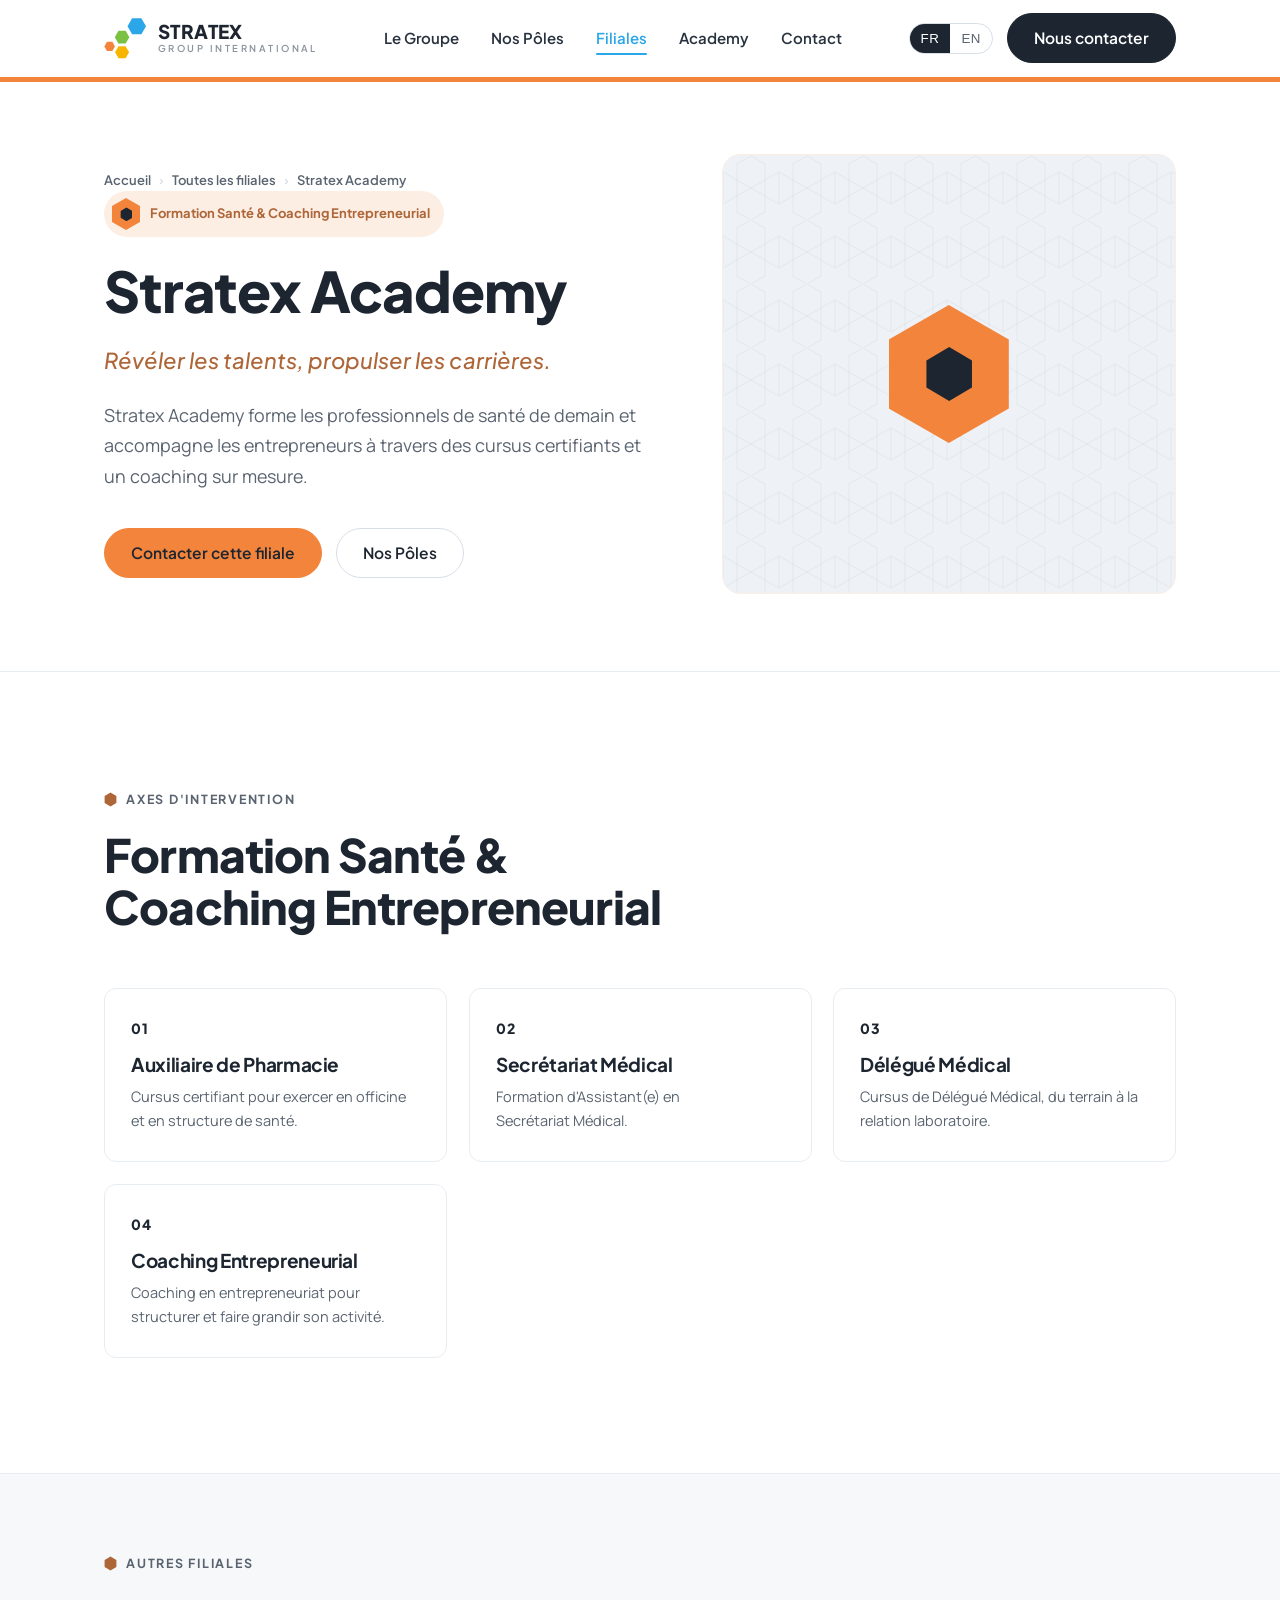
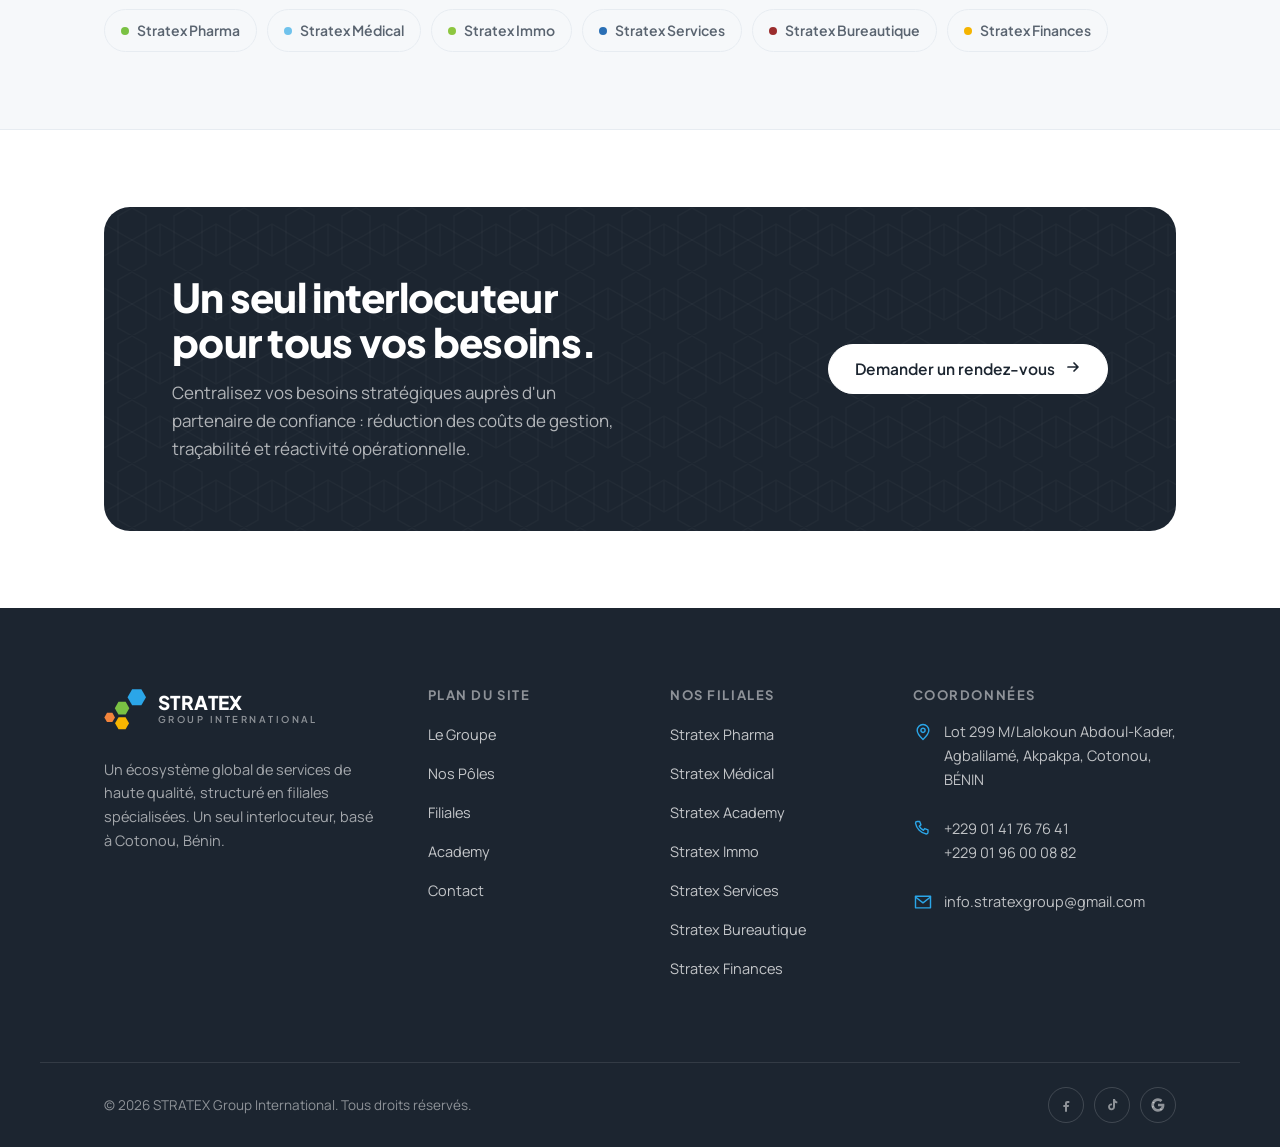
<file: filiales/stratex-academy.html>
<!DOCTYPE html>
<html lang="fr">
<head>
<meta charset="UTF-8">
<meta name="viewport" content="width=device-width, initial-scale=1">
<title>Stratex Academy — STRATEX Group International</title>
<meta name="description" content="Formation Santé & Coaching Entrepreneurial — Révéler les talents, propulser les carrières.">
<link rel="stylesheet" href="../assets/styles.css">
</head>
<body>
<div id="header-slot"></div>

<main>
  <section class="fil-hero" id="filHero" data-screen-label="Stratex Academy">
    <div class="wrap fil-hero__inner">
      <div>
        <nav class="crumbs reveal" aria-label="Fil d'Ariane">
          <a href="../index.html" data-i18n="lbl.backHome">Accueil</a>
          <span class="sep">›</span>
          <a href="../index.html#filiales" data-i18n="lbl.allSubs">Toutes les filiales</a>
          <span class="sep">›</span>
          <span>Stratex Academy</span>
        </nav>
        <span class="fil-badge reveal" data-d="1"><span class="hex-tile" id="filBadge"></span><span data-i18n="fp.sub">Formation Santé & Coaching Entrepreneurial</span></span>
        <h1 class="reveal" data-d="1">Stratex Academy</h1>
        <p class="fil-hero__slogan reveal" data-d="2" data-i18n="fp.slogan">Révéler les talents, propulser les carrières.</p>
        <p class="fil-hero__desc lead reveal" data-d="2" data-i18n="fp.desc">Stratex Academy forme les professionnels de santé de demain et accompagne les entrepreneurs à travers des cursus certifiants et un coaching sur mesure.</p>
        <div class="hero__cta reveal" data-d="3">
          <a class="btn" id="filContact" href="../contact.html"><span data-i18n="lbl.contactSub">Contacter cette filiale</span></a>
          <a class="btn btn--ghost" href="../nos-poles.html"><span data-i18n="nav.poles">Nos Pôles</span></a>
        </div>
      </div>
      <div class="reveal" data-d="2">
        <div class="media media--tall" id="filMedia">
          <div class="media__pattern" id="filPattern"></div>
          <span class="hex-tile" id="filBig" style="width:120px;height:138px;position:relative;z-index:1"></span>
        </div>
      </div>
    </div>
  </section>

  <section class="section">
    <div class="wrap">
      <div class="section-head reveal">
        <span class="eyebrow" id="axEyebrow"><span data-i18n="lbl.axes">Axes d'intervention</span></span>
        <h2 data-i18n="fp.sub">Formation Santé & Coaching Entrepreneurial</h2>
      </div>
      <div class="axes">
          <div class="axis reveal" data-d="1"><div class="axis__n">01</div><h3 data-i18n="fp.ax0.t">Auxiliaire de Pharmacie</h3><p data-i18n="fp.ax0.d">Cursus certifiant pour exercer en officine et en structure de santé.</p></div>
          <div class="axis reveal" data-d="2"><div class="axis__n">02</div><h3 data-i18n="fp.ax1.t">Secrétariat Médical</h3><p data-i18n="fp.ax1.d">Formation d'Assistant(e) en Secrétariat Médical.</p></div>
          <div class="axis reveal" data-d="3"><div class="axis__n">03</div><h3 data-i18n="fp.ax2.t">Délégué Médical</h3><p data-i18n="fp.ax2.d">Cursus de Délégué Médical, du terrain à la relation laboratoire.</p></div>
          <div class="axis reveal" data-d="1"><div class="axis__n">04</div><h3 data-i18n="fp.ax3.t">Coaching Entrepreneurial</h3><p data-i18n="fp.ax3.d">Coaching en entrepreneuriat pour structurer et faire grandir son activité.</p></div>
      </div>
    </div>
  </section>

  <section class="section--tight" style="background:var(--mist);border-block:1px solid var(--line)">
    <div class="wrap">
      <div class="section-head reveal" style="margin-bottom:30px">
        <span class="eyebrow" id="otherEyebrow"><span data-i18n="lbl.otherSubs">Autres filiales</span></span>
      </div>
      <div class="fil-nav reveal" id="otherSubs"></div>
    </div>
  </section>

  <section class="section--tight">
    <div class="wrap">
      <div class="cta-band reveal">
        <div id="ctaBg"></div>
        <div class="cta-band__inner">
          <div>
            <h2 data-i18n="home.cta.title">Un seul interlocuteur pour tous vos besoins.</h2>
            <p data-i18n="home.cta.sub">Centralisez vos besoins stratégiques auprès d'un partenaire de confiance.</p>
          </div>
          <a class="btn btn--light" href="../contact.html"><span data-i18n="home.cta.btn">Demander un rendez-vous</span><span id="ctaArr"></span></a>
        </div>
      </div>
    </div>
  </section>
</main>

<div id="footer-slot"></div>

<script src="../assets/i18n.js"></script>
<script src="../assets/site.js"></script>
<script>
  (function(){
    Object.assign(window.STRATEX_I18N, {"fp.sub":{"fr":"Formation Santé & Coaching Entrepreneurial","en":"Health Training & Entrepreneurial Coaching"},"fp.slogan":{"fr":"Révéler les talents, propulser les carrières.","en":"Revealing talent, propelling careers."},"fp.desc":{"fr":"Stratex Academy forme les professionnels de santé de demain et accompagne les entrepreneurs à travers des cursus certifiants et un coaching sur mesure.","en":"Stratex Academy trains tomorrow’s healthcare professionals and supports entrepreneurs through certified programmes and tailored coaching."},"fp.ax0.t":{"fr":"Auxiliaire de Pharmacie","en":"Pharmacy Assistant"},"fp.ax0.d":{"fr":"Cursus certifiant pour exercer en officine et en structure de santé.","en":"Certified programme to work in pharmacies and healthcare facilities."},"fp.ax1.t":{"fr":"Secrétariat Médical","en":"Medical Secretariat"},"fp.ax1.d":{"fr":"Formation d'Assistant(e) en Secrétariat Médical.","en":"Training for Medical Secretariat Assistants."},"fp.ax2.t":{"fr":"Délégué Médical","en":"Medical Representative"},"fp.ax2.d":{"fr":"Cursus de Délégué Médical, du terrain à la relation laboratoire.","en":"Medical Representative programme, from field work to laboratory relations."},"fp.ax3.t":{"fr":"Coaching Entrepreneurial","en":"Entrepreneurial Coaching"},"fp.ax3.d":{"fr":"Coaching en entrepreneuriat pour structurer et faire grandir son activité.","en":"Entrepreneurship coaching to structure and grow your business."}});
    var f = STRATEX.filBySlug('stratex-academy');
    var C = f.color, CT = STRATEX.accentText(C), OC = STRATEX.onColor(C), WASH = STRATEX.tint(C, 0.86);

    var hero = document.getElementById('filHero');
    hero.style.setProperty('--c', C); hero.style.setProperty('--ct', CT); hero.style.setProperty('--wash', WASH);

    var badge = document.getElementById('filBadge'); badge.style.background = C; badge.innerHTML = STRATEX.hexIcon(OC);
    var big = document.getElementById('filBig'); big.style.background = C; big.style.display='grid'; big.style.placeItems='center';
    big.innerHTML = '<svg viewBox="0 0 24 28" style="width:42%;height:42%" aria-hidden="true"><polygon points="12,1 23,7.5 23,20.5 12,27 1,20.5 1,7.5" fill="'+OC+'"/></svg>';
    document.getElementById('filMedia').style.borderColor = WASH;
    var btn = document.getElementById('filContact'); btn.style.setProperty('--bg', C); btn.style.setProperty('--bd', C); btn.style.setProperty('--fg', OC);
    document.getElementById('axEyebrow').insertAdjacentHTML('afterbegin', STRATEX.hexIcon(CT));
    document.getElementById('otherEyebrow').insertAdjacentHTML('afterbegin', STRATEX.hexIcon(CT));
    document.getElementById('ctaArr').innerHTML = STRATEX.arrow;
    var fp = document.getElementById('filPattern'); fp.style.backgroundImage = STRATEX.honeycomb('#1C2530', 0.08); fp.style.backgroundColor='#EEF2F6';
    var cb = document.getElementById('ctaBg'); cb.style.cssText='position:absolute;inset:0;opacity:.5;background-image:'+STRATEX.honeycomb('#FFFFFF',0.05);

    document.getElementById('otherSubs').innerHTML = STRATEX.filiales.filter(function(x){return x.slug!=='stratex-academy';}).map(function(x){
      return '<a class="fil-chip" href="'+x.slug+'.html"><span class="dot" style="background:'+x.color+'"></span>'+x.name+'</a>';
    }).join('');

    STRATEX.mount({ active:'filiales', base:'../' });
    var io=new IntersectionObserver(function(es){es.forEach(function(e){if(e.isIntersecting){e.target.classList.add('in');io.unobserve(e.target);}});},{threshold:0.08});
    document.querySelectorAll('.reveal').forEach(function(el){io.observe(el);});
    (function rv(){var vh=innerHeight||800;document.querySelectorAll('.reveal:not(.in)').forEach(function(el){if(el.getBoundingClientRect().top<vh*0.92)el.classList.add('in');});})();
  })();
</script>
</body>
</html>
</file>
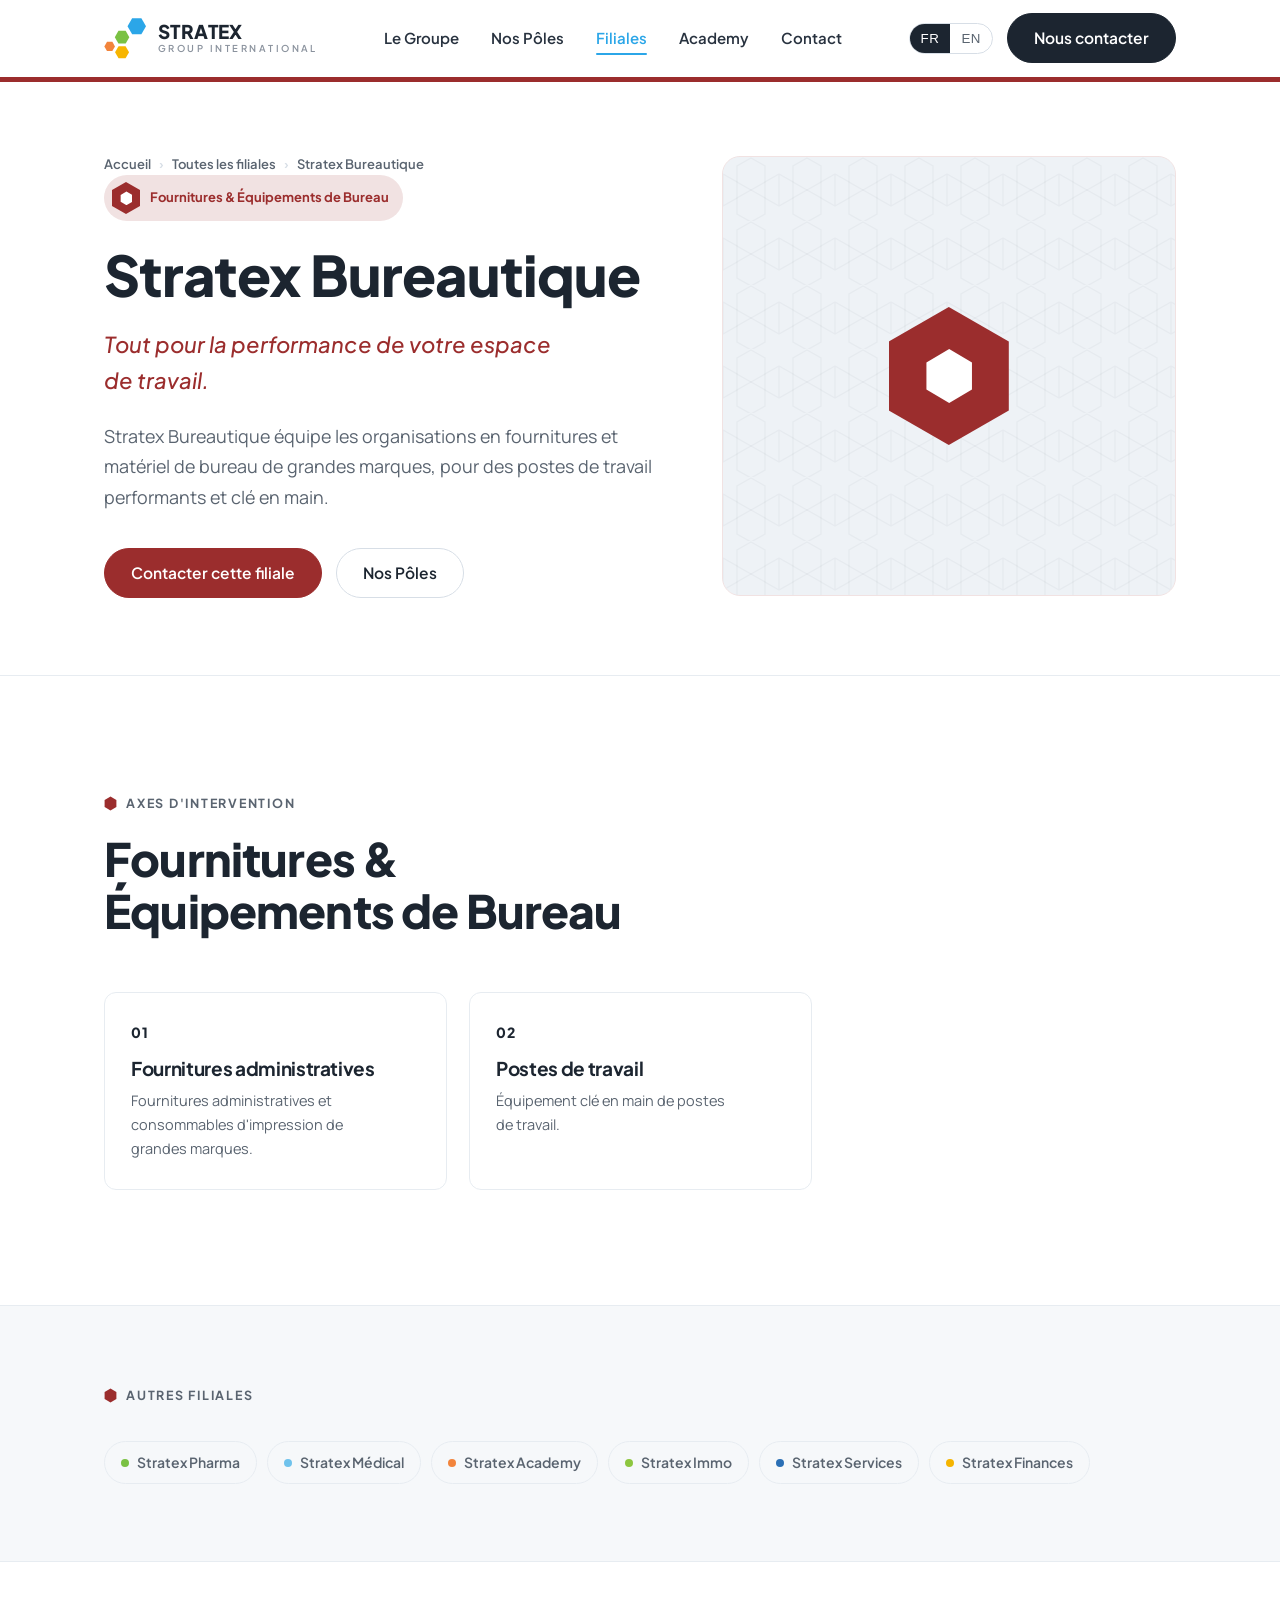
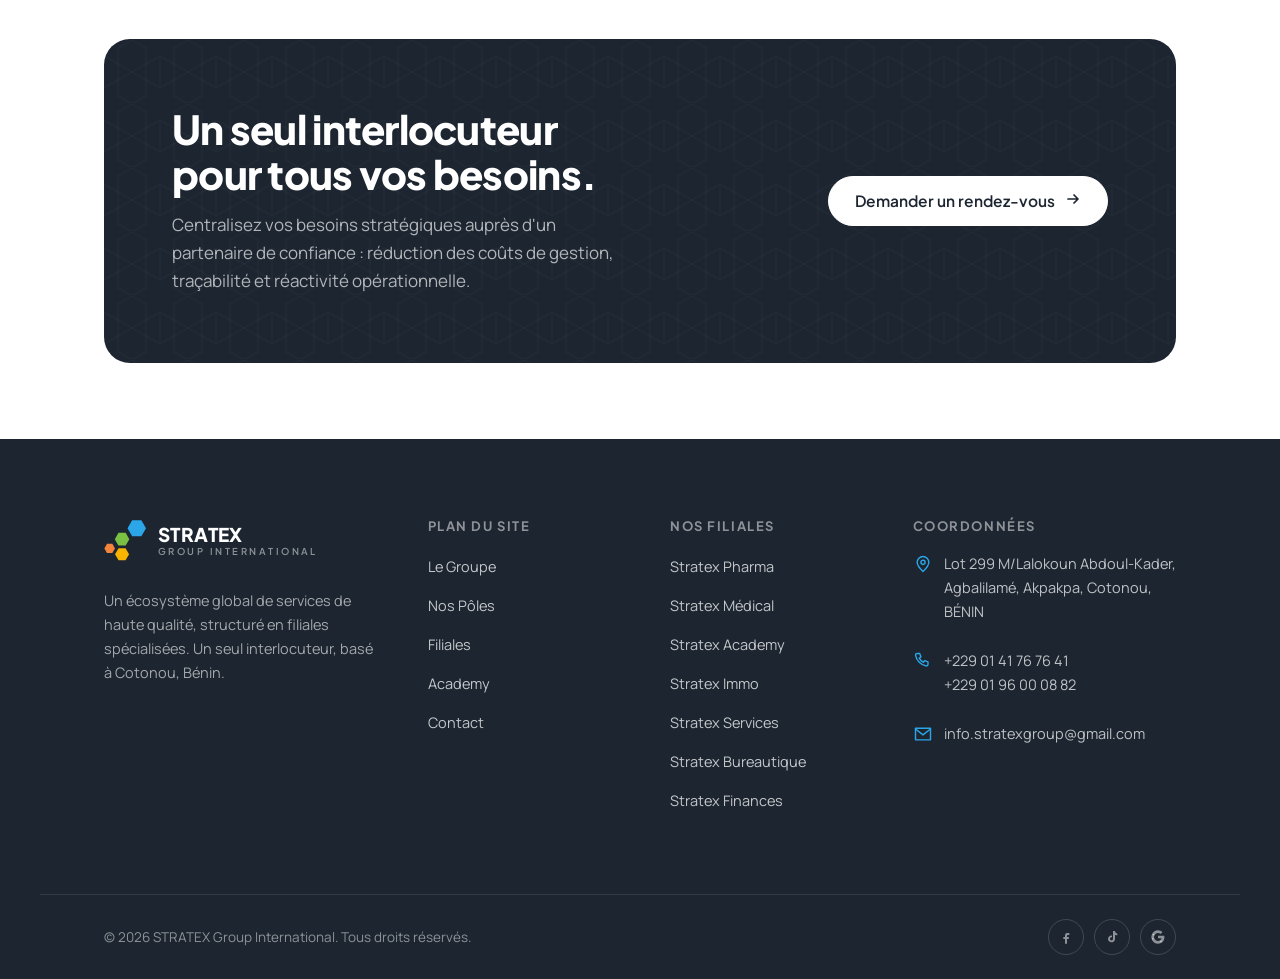
<file: filiales/stratex-bureautique.html>
<!DOCTYPE html>
<html lang="fr">
<head>
<meta charset="UTF-8">
<meta name="viewport" content="width=device-width, initial-scale=1">
<title>Stratex Bureautique — STRATEX Group International</title>
<meta name="description" content="Fournitures & Équipements de Bureau — Tout pour la performance de votre espace de travail.">
<link rel="stylesheet" href="../assets/styles.css">
</head>
<body>
<div id="header-slot"></div>

<main>
  <section class="fil-hero" id="filHero" data-screen-label="Stratex Bureautique">
    <div class="wrap fil-hero__inner">
      <div>
        <nav class="crumbs reveal" aria-label="Fil d'Ariane">
          <a href="../index.html" data-i18n="lbl.backHome">Accueil</a>
          <span class="sep">›</span>
          <a href="../index.html#filiales" data-i18n="lbl.allSubs">Toutes les filiales</a>
          <span class="sep">›</span>
          <span>Stratex Bureautique</span>
        </nav>
        <span class="fil-badge reveal" data-d="1"><span class="hex-tile" id="filBadge"></span><span data-i18n="fp.sub">Fournitures & Équipements de Bureau</span></span>
        <h1 class="reveal" data-d="1">Stratex Bureautique</h1>
        <p class="fil-hero__slogan reveal" data-d="2" data-i18n="fp.slogan">Tout pour la performance de votre espace de travail.</p>
        <p class="fil-hero__desc lead reveal" data-d="2" data-i18n="fp.desc">Stratex Bureautique équipe les organisations en fournitures et matériel de bureau de grandes marques, pour des postes de travail performants et clé en main.</p>
        <div class="hero__cta reveal" data-d="3">
          <a class="btn" id="filContact" href="../contact.html"><span data-i18n="lbl.contactSub">Contacter cette filiale</span></a>
          <a class="btn btn--ghost" href="../nos-poles.html"><span data-i18n="nav.poles">Nos Pôles</span></a>
        </div>
      </div>
      <div class="reveal" data-d="2">
        <div class="media media--tall" id="filMedia">
          <div class="media__pattern" id="filPattern"></div>
          <span class="hex-tile" id="filBig" style="width:120px;height:138px;position:relative;z-index:1"></span>
        </div>
      </div>
    </div>
  </section>

  <section class="section">
    <div class="wrap">
      <div class="section-head reveal">
        <span class="eyebrow" id="axEyebrow"><span data-i18n="lbl.axes">Axes d'intervention</span></span>
        <h2 data-i18n="fp.sub">Fournitures & Équipements de Bureau</h2>
      </div>
      <div class="axes">
          <div class="axis reveal" data-d="1"><div class="axis__n">01</div><h3 data-i18n="fp.ax0.t">Fournitures administratives</h3><p data-i18n="fp.ax0.d">Fournitures administratives et consommables d'impression de grandes marques.</p></div>
          <div class="axis reveal" data-d="2"><div class="axis__n">02</div><h3 data-i18n="fp.ax1.t">Postes de travail</h3><p data-i18n="fp.ax1.d">Équipement clé en main de postes de travail.</p></div>
      </div>
    </div>
  </section>

  <section class="section--tight" style="background:var(--mist);border-block:1px solid var(--line)">
    <div class="wrap">
      <div class="section-head reveal" style="margin-bottom:30px">
        <span class="eyebrow" id="otherEyebrow"><span data-i18n="lbl.otherSubs">Autres filiales</span></span>
      </div>
      <div class="fil-nav reveal" id="otherSubs"></div>
    </div>
  </section>

  <section class="section--tight">
    <div class="wrap">
      <div class="cta-band reveal">
        <div id="ctaBg"></div>
        <div class="cta-band__inner">
          <div>
            <h2 data-i18n="home.cta.title">Un seul interlocuteur pour tous vos besoins.</h2>
            <p data-i18n="home.cta.sub">Centralisez vos besoins stratégiques auprès d'un partenaire de confiance.</p>
          </div>
          <a class="btn btn--light" href="../contact.html"><span data-i18n="home.cta.btn">Demander un rendez-vous</span><span id="ctaArr"></span></a>
        </div>
      </div>
    </div>
  </section>
</main>

<div id="footer-slot"></div>

<script src="../assets/i18n.js"></script>
<script src="../assets/site.js"></script>
<script>
  (function(){
    Object.assign(window.STRATEX_I18N, {"fp.sub":{"fr":"Fournitures & Équipements de Bureau","en":"Office Supplies & Equipment"},"fp.slogan":{"fr":"Tout pour la performance de votre espace de travail.","en":"Everything for a high-performing workspace."},"fp.desc":{"fr":"Stratex Bureautique équipe les organisations en fournitures et matériel de bureau de grandes marques, pour des postes de travail performants et clé en main.","en":"Stratex Bureautique equips organisations with branded office supplies and equipment for turnkey, high-performing workstations."},"fp.ax0.t":{"fr":"Fournitures administratives","en":"Administrative supplies"},"fp.ax0.d":{"fr":"Fournitures administratives et consommables d'impression de grandes marques.","en":"Branded administrative supplies and printing consumables."},"fp.ax1.t":{"fr":"Postes de travail","en":"Workstations"},"fp.ax1.d":{"fr":"Équipement clé en main de postes de travail.","en":"Turnkey workstation equipment."}});
    var f = STRATEX.filBySlug('stratex-bureautique');
    var C = f.color, CT = STRATEX.accentText(C), OC = STRATEX.onColor(C), WASH = STRATEX.tint(C, 0.86);

    var hero = document.getElementById('filHero');
    hero.style.setProperty('--c', C); hero.style.setProperty('--ct', CT); hero.style.setProperty('--wash', WASH);

    var badge = document.getElementById('filBadge'); badge.style.background = C; badge.innerHTML = STRATEX.hexIcon(OC);
    var big = document.getElementById('filBig'); big.style.background = C; big.style.display='grid'; big.style.placeItems='center';
    big.innerHTML = '<svg viewBox="0 0 24 28" style="width:42%;height:42%" aria-hidden="true"><polygon points="12,1 23,7.5 23,20.5 12,27 1,20.5 1,7.5" fill="'+OC+'"/></svg>';
    document.getElementById('filMedia').style.borderColor = WASH;
    var btn = document.getElementById('filContact'); btn.style.setProperty('--bg', C); btn.style.setProperty('--bd', C); btn.style.setProperty('--fg', OC);
    document.getElementById('axEyebrow').insertAdjacentHTML('afterbegin', STRATEX.hexIcon(CT));
    document.getElementById('otherEyebrow').insertAdjacentHTML('afterbegin', STRATEX.hexIcon(CT));
    document.getElementById('ctaArr').innerHTML = STRATEX.arrow;
    var fp = document.getElementById('filPattern'); fp.style.backgroundImage = STRATEX.honeycomb('#1C2530', 0.08); fp.style.backgroundColor='#EEF2F6';
    var cb = document.getElementById('ctaBg'); cb.style.cssText='position:absolute;inset:0;opacity:.5;background-image:'+STRATEX.honeycomb('#FFFFFF',0.05);

    document.getElementById('otherSubs').innerHTML = STRATEX.filiales.filter(function(x){return x.slug!=='stratex-bureautique';}).map(function(x){
      return '<a class="fil-chip" href="'+x.slug+'.html"><span class="dot" style="background:'+x.color+'"></span>'+x.name+'</a>';
    }).join('');

    STRATEX.mount({ active:'filiales', base:'../' });
    var io=new IntersectionObserver(function(es){es.forEach(function(e){if(e.isIntersecting){e.target.classList.add('in');io.unobserve(e.target);}});},{threshold:0.08});
    document.querySelectorAll('.reveal').forEach(function(el){io.observe(el);});
    (function rv(){var vh=innerHeight||800;document.querySelectorAll('.reveal:not(.in)').forEach(function(el){if(el.getBoundingClientRect().top<vh*0.92)el.classList.add('in');});})();
  })();
</script>
</body>
</html>
</file>
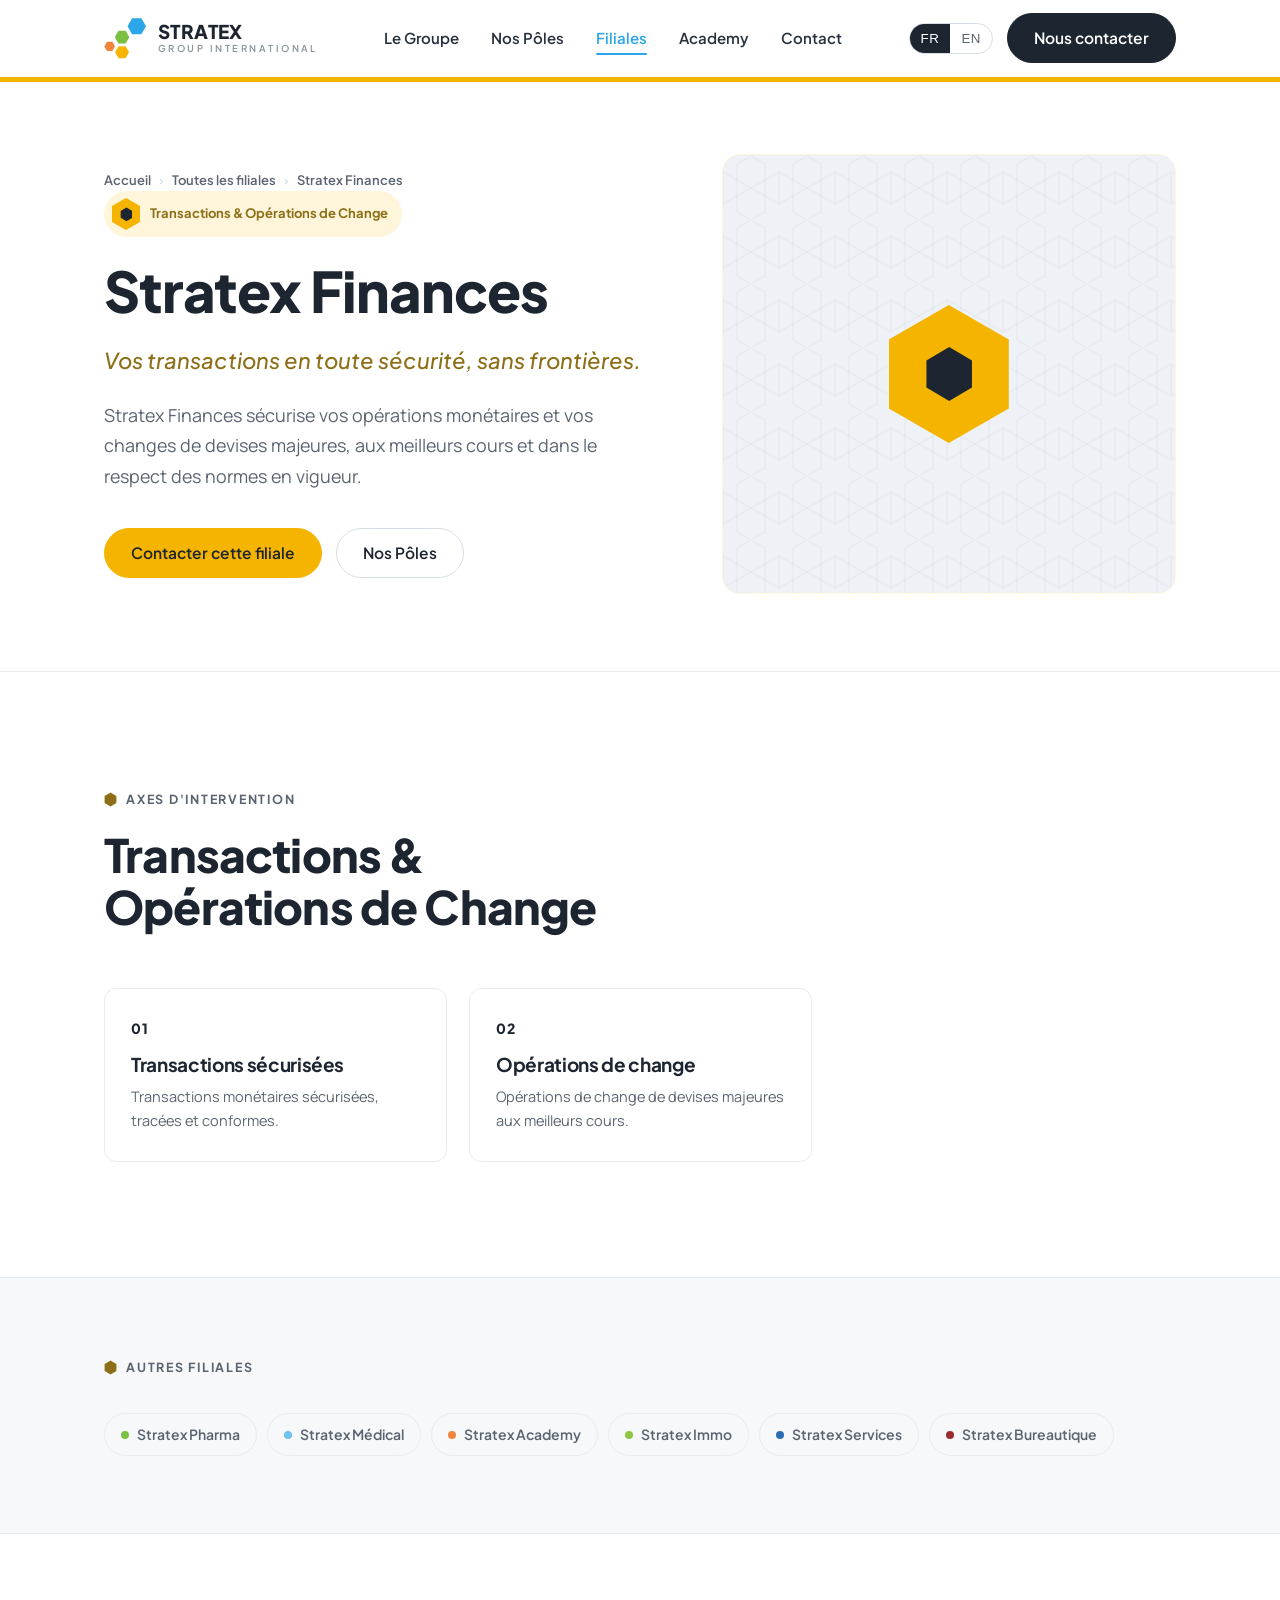
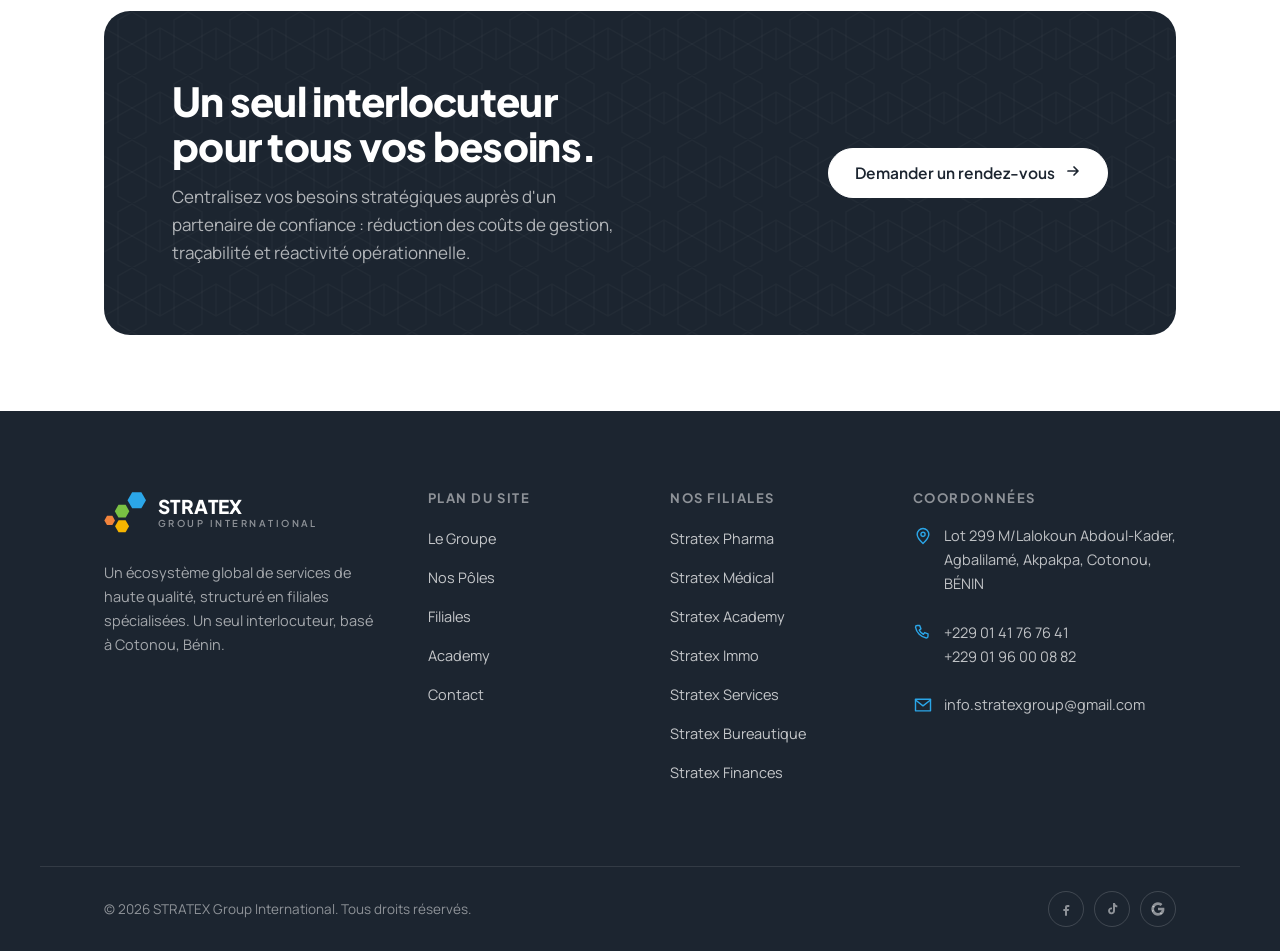
<file: filiales/stratex-finance.html>
<!DOCTYPE html>
<html lang="fr">
<head>
<meta charset="UTF-8">
<meta name="viewport" content="width=device-width, initial-scale=1">
<title>Stratex Finances — STRATEX Group International</title>
<meta name="description" content="Transactions & Opérations de Change — Vos transactions en toute sécurité, sans frontières.">
<link rel="stylesheet" href="../assets/styles.css">
</head>
<body>
<div id="header-slot"></div>

<main>
  <section class="fil-hero" id="filHero" data-screen-label="Stratex Finances">
    <div class="wrap fil-hero__inner">
      <div>
        <nav class="crumbs reveal" aria-label="Fil d'Ariane">
          <a href="../index.html" data-i18n="lbl.backHome">Accueil</a>
          <span class="sep">›</span>
          <a href="../index.html#filiales" data-i18n="lbl.allSubs">Toutes les filiales</a>
          <span class="sep">›</span>
          <span>Stratex Finances</span>
        </nav>
        <span class="fil-badge reveal" data-d="1"><span class="hex-tile" id="filBadge"></span><span data-i18n="fp.sub">Transactions & Opérations de Change</span></span>
        <h1 class="reveal" data-d="1">Stratex Finances</h1>
        <p class="fil-hero__slogan reveal" data-d="2" data-i18n="fp.slogan">Vos transactions en toute sécurité, sans frontières.</p>
        <p class="fil-hero__desc lead reveal" data-d="2" data-i18n="fp.desc">Stratex Finances sécurise vos opérations monétaires et vos changes de devises majeures, aux meilleurs cours et dans le respect des normes en vigueur.</p>
        <div class="hero__cta reveal" data-d="3">
          <a class="btn" id="filContact" href="../contact.html"><span data-i18n="lbl.contactSub">Contacter cette filiale</span></a>
          <a class="btn btn--ghost" href="../nos-poles.html"><span data-i18n="nav.poles">Nos Pôles</span></a>
        </div>
      </div>
      <div class="reveal" data-d="2">
        <div class="media media--tall" id="filMedia">
          <div class="media__pattern" id="filPattern"></div>
          <span class="hex-tile" id="filBig" style="width:120px;height:138px;position:relative;z-index:1"></span>
        </div>
      </div>
    </div>
  </section>

  <section class="section">
    <div class="wrap">
      <div class="section-head reveal">
        <span class="eyebrow" id="axEyebrow"><span data-i18n="lbl.axes">Axes d'intervention</span></span>
        <h2 data-i18n="fp.sub">Transactions & Opérations de Change</h2>
      </div>
      <div class="axes">
          <div class="axis reveal" data-d="1"><div class="axis__n">01</div><h3 data-i18n="fp.ax0.t">Transactions sécurisées</h3><p data-i18n="fp.ax0.d">Transactions monétaires sécurisées, tracées et conformes.</p></div>
          <div class="axis reveal" data-d="2"><div class="axis__n">02</div><h3 data-i18n="fp.ax1.t">Opérations de change</h3><p data-i18n="fp.ax1.d">Opérations de change de devises majeures aux meilleurs cours.</p></div>
      </div>
    </div>
  </section>

  <section class="section--tight" style="background:var(--mist);border-block:1px solid var(--line)">
    <div class="wrap">
      <div class="section-head reveal" style="margin-bottom:30px">
        <span class="eyebrow" id="otherEyebrow"><span data-i18n="lbl.otherSubs">Autres filiales</span></span>
      </div>
      <div class="fil-nav reveal" id="otherSubs"></div>
    </div>
  </section>

  <section class="section--tight">
    <div class="wrap">
      <div class="cta-band reveal">
        <div id="ctaBg"></div>
        <div class="cta-band__inner">
          <div>
            <h2 data-i18n="home.cta.title">Un seul interlocuteur pour tous vos besoins.</h2>
            <p data-i18n="home.cta.sub">Centralisez vos besoins stratégiques auprès d'un partenaire de confiance.</p>
          </div>
          <a class="btn btn--light" href="../contact.html"><span data-i18n="home.cta.btn">Demander un rendez-vous</span><span id="ctaArr"></span></a>
        </div>
      </div>
    </div>
  </section>
</main>

<div id="footer-slot"></div>

<script src="../assets/i18n.js"></script>
<script src="../assets/site.js"></script>
<script>
  (function(){
    Object.assign(window.STRATEX_I18N, {"fp.sub":{"fr":"Transactions & Opérations de Change","en":"Transactions & Currency Exchange"},"fp.slogan":{"fr":"Vos transactions en toute sécurité, sans frontières.","en":"Your transactions, secure and borderless."},"fp.desc":{"fr":"Stratex Finances sécurise vos opérations monétaires et vos changes de devises majeures, aux meilleurs cours et dans le respect des normes en vigueur.","en":"Stratex Finances secures your monetary operations and major-currency exchanges, at the best rates and in compliance with applicable standards."},"fp.ax0.t":{"fr":"Transactions sécurisées","en":"Secure transactions"},"fp.ax0.d":{"fr":"Transactions monétaires sécurisées, tracées et conformes.","en":"Secure, traceable and compliant monetary transactions."},"fp.ax1.t":{"fr":"Opérations de change","en":"Currency exchange"},"fp.ax1.d":{"fr":"Opérations de change de devises majeures aux meilleurs cours.","en":"Major-currency exchange operations at the best rates."}});
    var f = STRATEX.filBySlug('stratex-finance');
    var C = f.color, CT = STRATEX.accentText(C), OC = STRATEX.onColor(C), WASH = STRATEX.tint(C, 0.86);

    var hero = document.getElementById('filHero');
    hero.style.setProperty('--c', C); hero.style.setProperty('--ct', CT); hero.style.setProperty('--wash', WASH);

    var badge = document.getElementById('filBadge'); badge.style.background = C; badge.innerHTML = STRATEX.hexIcon(OC);
    var big = document.getElementById('filBig'); big.style.background = C; big.style.display='grid'; big.style.placeItems='center';
    big.innerHTML = '<svg viewBox="0 0 24 28" style="width:42%;height:42%" aria-hidden="true"><polygon points="12,1 23,7.5 23,20.5 12,27 1,20.5 1,7.5" fill="'+OC+'"/></svg>';
    document.getElementById('filMedia').style.borderColor = WASH;
    var btn = document.getElementById('filContact'); btn.style.setProperty('--bg', C); btn.style.setProperty('--bd', C); btn.style.setProperty('--fg', OC);
    document.getElementById('axEyebrow').insertAdjacentHTML('afterbegin', STRATEX.hexIcon(CT));
    document.getElementById('otherEyebrow').insertAdjacentHTML('afterbegin', STRATEX.hexIcon(CT));
    document.getElementById('ctaArr').innerHTML = STRATEX.arrow;
    var fp = document.getElementById('filPattern'); fp.style.backgroundImage = STRATEX.honeycomb('#1C2530', 0.08); fp.style.backgroundColor='#EEF2F6';
    var cb = document.getElementById('ctaBg'); cb.style.cssText='position:absolute;inset:0;opacity:.5;background-image:'+STRATEX.honeycomb('#FFFFFF',0.05);

    document.getElementById('otherSubs').innerHTML = STRATEX.filiales.filter(function(x){return x.slug!=='stratex-finance';}).map(function(x){
      return '<a class="fil-chip" href="'+x.slug+'.html"><span class="dot" style="background:'+x.color+'"></span>'+x.name+'</a>';
    }).join('');

    STRATEX.mount({ active:'filiales', base:'../' });
    var io=new IntersectionObserver(function(es){es.forEach(function(e){if(e.isIntersecting){e.target.classList.add('in');io.unobserve(e.target);}});},{threshold:0.08});
    document.querySelectorAll('.reveal').forEach(function(el){io.observe(el);});
    (function rv(){var vh=innerHeight||800;document.querySelectorAll('.reveal:not(.in)').forEach(function(el){if(el.getBoundingClientRect().top<vh*0.92)el.classList.add('in');});})();
  })();
</script>
</body>
</html>
</file>
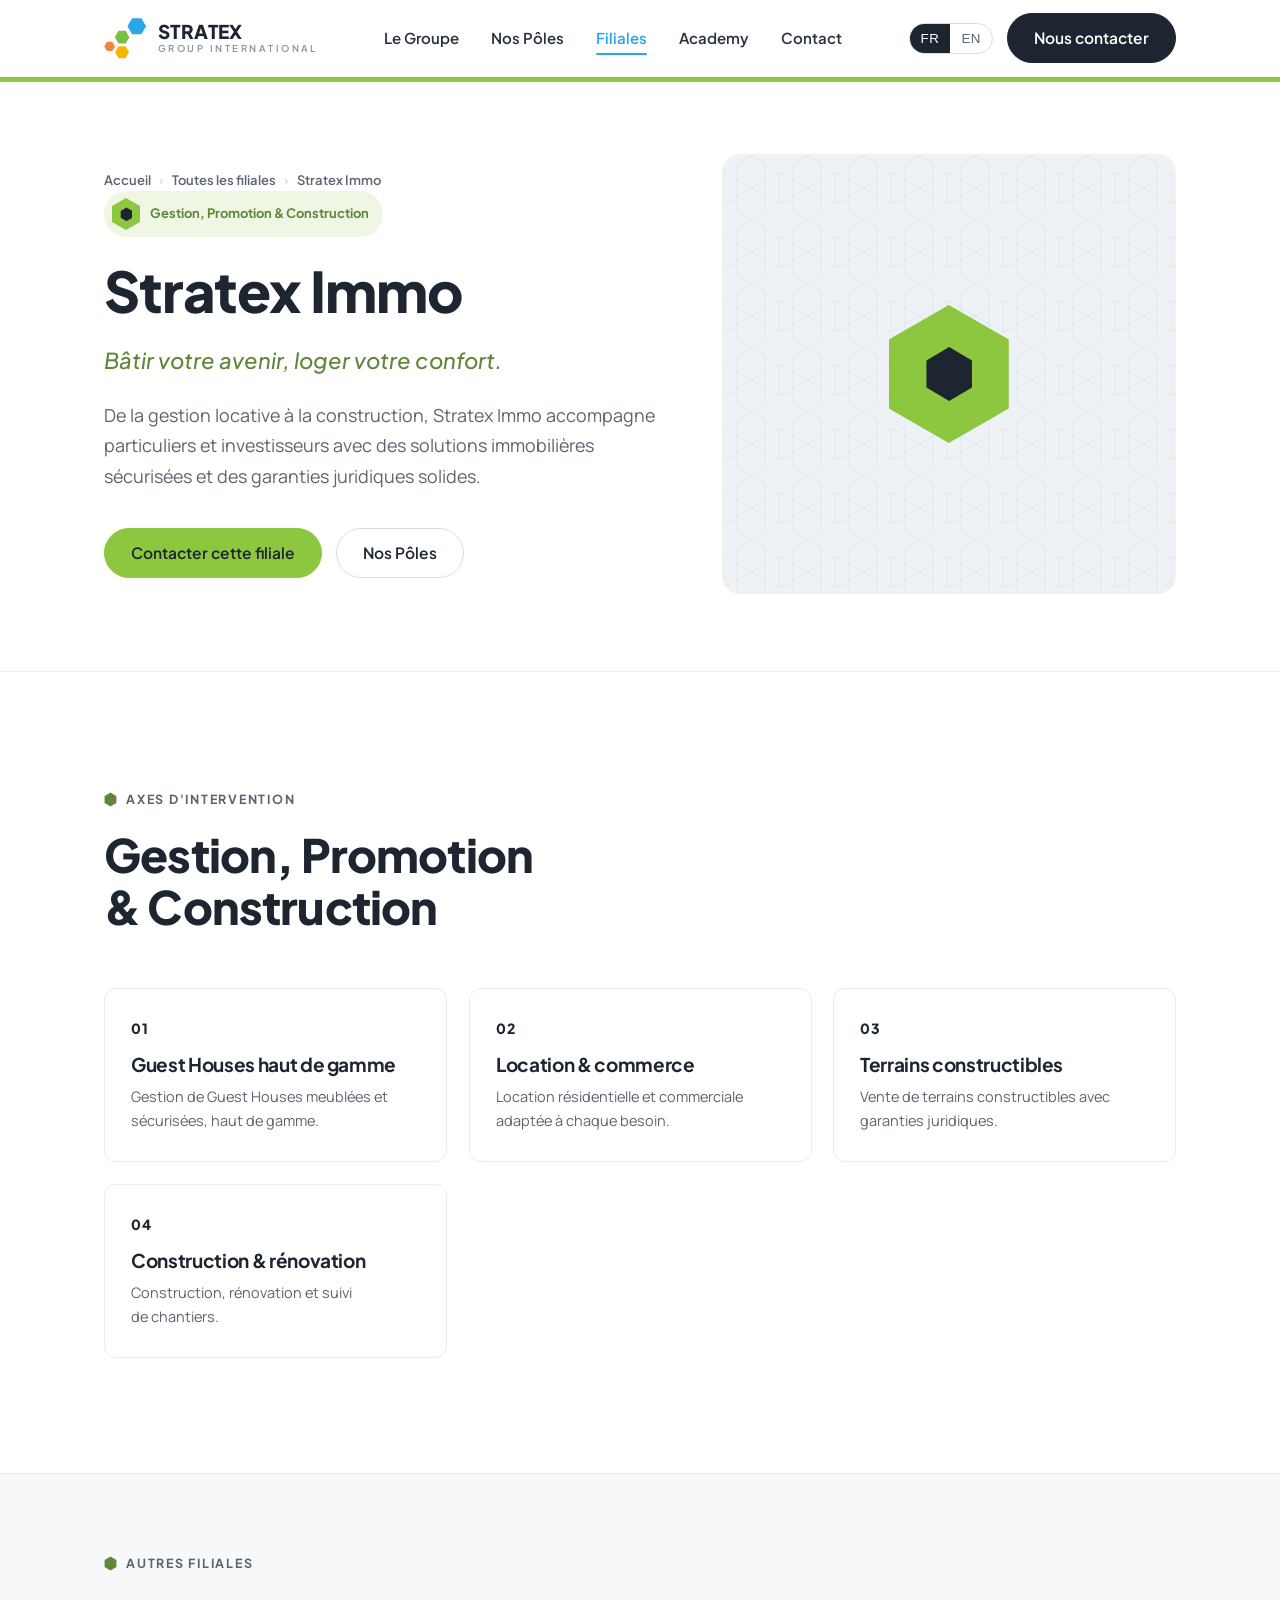
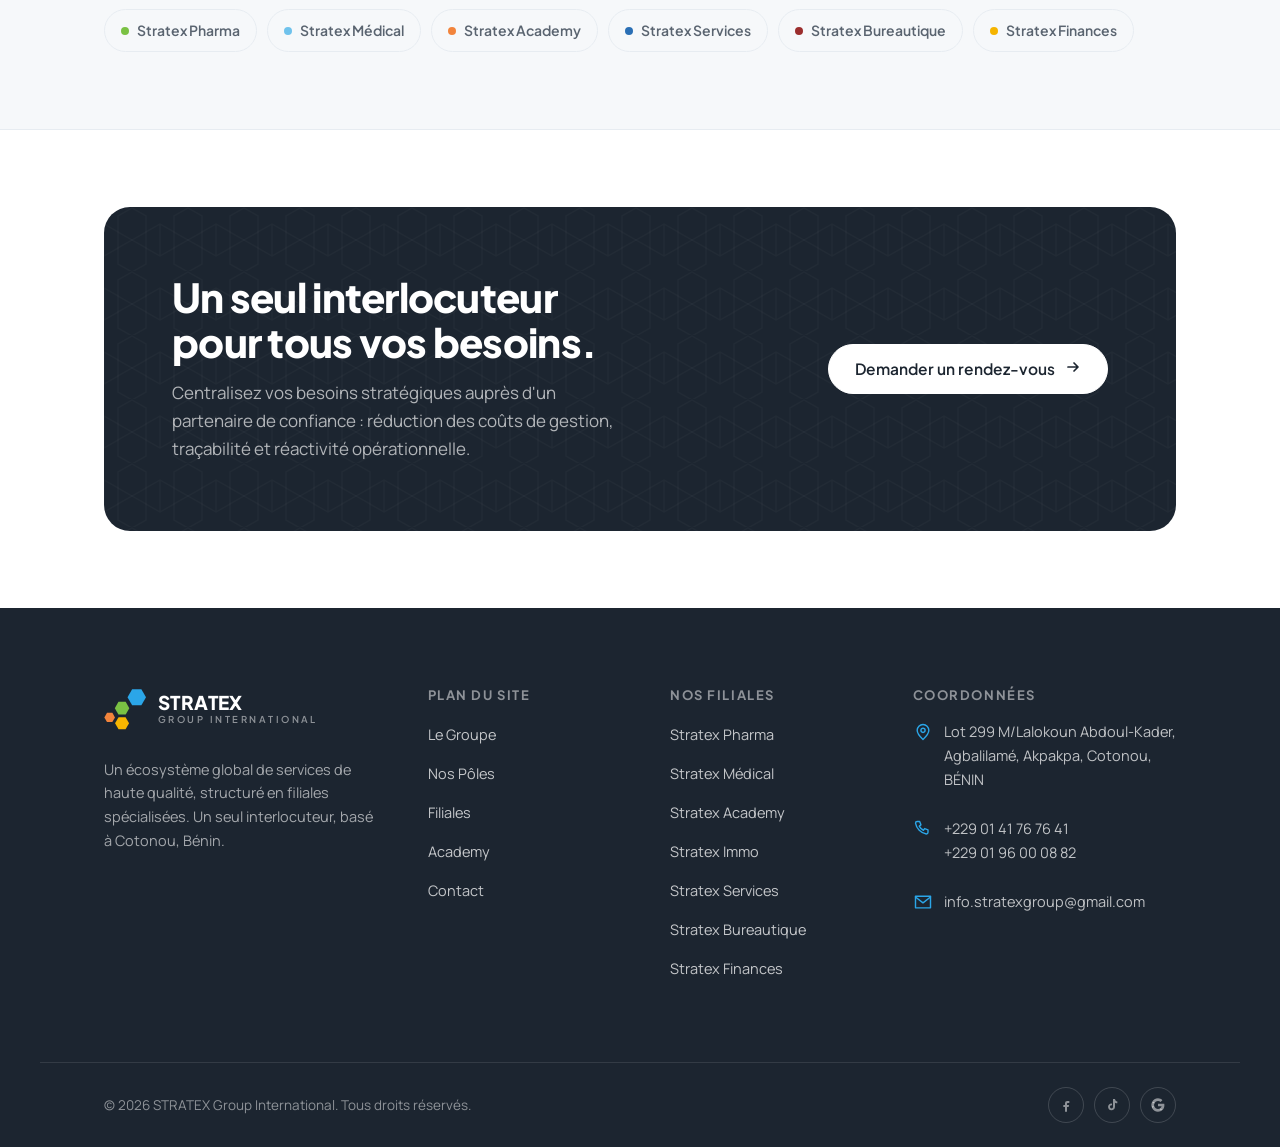
<file: filiales/stratex-immobilier.html>
<!DOCTYPE html>
<html lang="fr">
<head>
<meta charset="UTF-8">
<meta name="viewport" content="width=device-width, initial-scale=1">
<title>Stratex Immo — STRATEX Group International</title>
<meta name="description" content="Gestion, Promotion & Construction — Bâtir votre avenir, loger votre confort.">
<link rel="stylesheet" href="../assets/styles.css">
</head>
<body>
<div id="header-slot"></div>

<main>
  <section class="fil-hero" id="filHero" data-screen-label="Stratex Immo">
    <div class="wrap fil-hero__inner">
      <div>
        <nav class="crumbs reveal" aria-label="Fil d'Ariane">
          <a href="../index.html" data-i18n="lbl.backHome">Accueil</a>
          <span class="sep">›</span>
          <a href="../index.html#filiales" data-i18n="lbl.allSubs">Toutes les filiales</a>
          <span class="sep">›</span>
          <span>Stratex Immo</span>
        </nav>
        <span class="fil-badge reveal" data-d="1"><span class="hex-tile" id="filBadge"></span><span data-i18n="fp.sub">Gestion, Promotion & Construction</span></span>
        <h1 class="reveal" data-d="1">Stratex Immo</h1>
        <p class="fil-hero__slogan reveal" data-d="2" data-i18n="fp.slogan">Bâtir votre avenir, loger votre confort.</p>
        <p class="fil-hero__desc lead reveal" data-d="2" data-i18n="fp.desc">De la gestion locative à la construction, Stratex Immo accompagne particuliers et investisseurs avec des solutions immobilières sécurisées et des garanties juridiques solides.</p>
        <div class="hero__cta reveal" data-d="3">
          <a class="btn" id="filContact" href="../contact.html"><span data-i18n="lbl.contactSub">Contacter cette filiale</span></a>
          <a class="btn btn--ghost" href="../nos-poles.html"><span data-i18n="nav.poles">Nos Pôles</span></a>
        </div>
      </div>
      <div class="reveal" data-d="2">
        <div class="media media--tall" id="filMedia">
          <div class="media__pattern" id="filPattern"></div>
          <span class="hex-tile" id="filBig" style="width:120px;height:138px;position:relative;z-index:1"></span>
        </div>
      </div>
    </div>
  </section>

  <section class="section">
    <div class="wrap">
      <div class="section-head reveal">
        <span class="eyebrow" id="axEyebrow"><span data-i18n="lbl.axes">Axes d'intervention</span></span>
        <h2 data-i18n="fp.sub">Gestion, Promotion & Construction</h2>
      </div>
      <div class="axes">
          <div class="axis reveal" data-d="1"><div class="axis__n">01</div><h3 data-i18n="fp.ax0.t">Guest Houses haut de gamme</h3><p data-i18n="fp.ax0.d">Gestion de Guest Houses meublées et sécurisées, haut de gamme.</p></div>
          <div class="axis reveal" data-d="2"><div class="axis__n">02</div><h3 data-i18n="fp.ax1.t">Location & commerce</h3><p data-i18n="fp.ax1.d">Location résidentielle et commerciale adaptée à chaque besoin.</p></div>
          <div class="axis reveal" data-d="3"><div class="axis__n">03</div><h3 data-i18n="fp.ax2.t">Terrains constructibles</h3><p data-i18n="fp.ax2.d">Vente de terrains constructibles avec garanties juridiques.</p></div>
          <div class="axis reveal" data-d="1"><div class="axis__n">04</div><h3 data-i18n="fp.ax3.t">Construction & rénovation</h3><p data-i18n="fp.ax3.d">Construction, rénovation et suivi de chantiers.</p></div>
      </div>
    </div>
  </section>

  <section class="section--tight" style="background:var(--mist);border-block:1px solid var(--line)">
    <div class="wrap">
      <div class="section-head reveal" style="margin-bottom:30px">
        <span class="eyebrow" id="otherEyebrow"><span data-i18n="lbl.otherSubs">Autres filiales</span></span>
      </div>
      <div class="fil-nav reveal" id="otherSubs"></div>
    </div>
  </section>

  <section class="section--tight">
    <div class="wrap">
      <div class="cta-band reveal">
        <div id="ctaBg"></div>
        <div class="cta-band__inner">
          <div>
            <h2 data-i18n="home.cta.title">Un seul interlocuteur pour tous vos besoins.</h2>
            <p data-i18n="home.cta.sub">Centralisez vos besoins stratégiques auprès d'un partenaire de confiance.</p>
          </div>
          <a class="btn btn--light" href="../contact.html"><span data-i18n="home.cta.btn">Demander un rendez-vous</span><span id="ctaArr"></span></a>
        </div>
      </div>
    </div>
  </section>
</main>

<div id="footer-slot"></div>

<script src="../assets/i18n.js"></script>
<script src="../assets/site.js"></script>
<script>
  (function(){
    Object.assign(window.STRATEX_I18N, {"fp.sub":{"fr":"Gestion, Promotion & Construction","en":"Management, Development & Construction"},"fp.slogan":{"fr":"Bâtir votre avenir, loger votre confort.","en":"Building your future, housing your comfort."},"fp.desc":{"fr":"De la gestion locative à la construction, Stratex Immo accompagne particuliers et investisseurs avec des solutions immobilières sécurisées et des garanties juridiques solides.","en":"From rental management to construction, Stratex Immo supports individuals and investors with secure real-estate solutions and solid legal guarantees."},"fp.ax0.t":{"fr":"Guest Houses haut de gamme","en":"Premium guest houses"},"fp.ax0.d":{"fr":"Gestion de Guest Houses meublées et sécurisées, haut de gamme.","en":"Management of premium furnished and secured guest houses."},"fp.ax1.t":{"fr":"Location & commerce","en":"Residential & commercial leasing"},"fp.ax1.d":{"fr":"Location résidentielle et commerciale adaptée à chaque besoin.","en":"Residential and commercial leasing tailored to each need."},"fp.ax2.t":{"fr":"Terrains constructibles","en":"Building plots"},"fp.ax2.d":{"fr":"Vente de terrains constructibles avec garanties juridiques.","en":"Sale of building plots with legal guarantees."},"fp.ax3.t":{"fr":"Construction & rénovation","en":"Construction & renovation"},"fp.ax3.d":{"fr":"Construction, rénovation et suivi de chantiers.","en":"Construction, renovation and site supervision."}});
    var f = STRATEX.filBySlug('stratex-immobilier');
    var C = f.color, CT = STRATEX.accentText(C), OC = STRATEX.onColor(C), WASH = STRATEX.tint(C, 0.86);

    var hero = document.getElementById('filHero');
    hero.style.setProperty('--c', C); hero.style.setProperty('--ct', CT); hero.style.setProperty('--wash', WASH);

    var badge = document.getElementById('filBadge'); badge.style.background = C; badge.innerHTML = STRATEX.hexIcon(OC);
    var big = document.getElementById('filBig'); big.style.background = C; big.style.display='grid'; big.style.placeItems='center';
    big.innerHTML = '<svg viewBox="0 0 24 28" style="width:42%;height:42%" aria-hidden="true"><polygon points="12,1 23,7.5 23,20.5 12,27 1,20.5 1,7.5" fill="'+OC+'"/></svg>';
    document.getElementById('filMedia').style.borderColor = WASH;
    var btn = document.getElementById('filContact'); btn.style.setProperty('--bg', C); btn.style.setProperty('--bd', C); btn.style.setProperty('--fg', OC);
    document.getElementById('axEyebrow').insertAdjacentHTML('afterbegin', STRATEX.hexIcon(CT));
    document.getElementById('otherEyebrow').insertAdjacentHTML('afterbegin', STRATEX.hexIcon(CT));
    document.getElementById('ctaArr').innerHTML = STRATEX.arrow;
    var fp = document.getElementById('filPattern'); fp.style.backgroundImage = STRATEX.honeycomb('#1C2530', 0.08); fp.style.backgroundColor='#EEF2F6';
    var cb = document.getElementById('ctaBg'); cb.style.cssText='position:absolute;inset:0;opacity:.5;background-image:'+STRATEX.honeycomb('#FFFFFF',0.05);

    document.getElementById('otherSubs').innerHTML = STRATEX.filiales.filter(function(x){return x.slug!=='stratex-immobilier';}).map(function(x){
      return '<a class="fil-chip" href="'+x.slug+'.html"><span class="dot" style="background:'+x.color+'"></span>'+x.name+'</a>';
    }).join('');

    STRATEX.mount({ active:'filiales', base:'../' });
    var io=new IntersectionObserver(function(es){es.forEach(function(e){if(e.isIntersecting){e.target.classList.add('in');io.unobserve(e.target);}});},{threshold:0.08});
    document.querySelectorAll('.reveal').forEach(function(el){io.observe(el);});
    (function rv(){var vh=innerHeight||800;document.querySelectorAll('.reveal:not(.in)').forEach(function(el){if(el.getBoundingClientRect().top<vh*0.92)el.classList.add('in');});})();
  })();
</script>
</body>
</html>
</file>
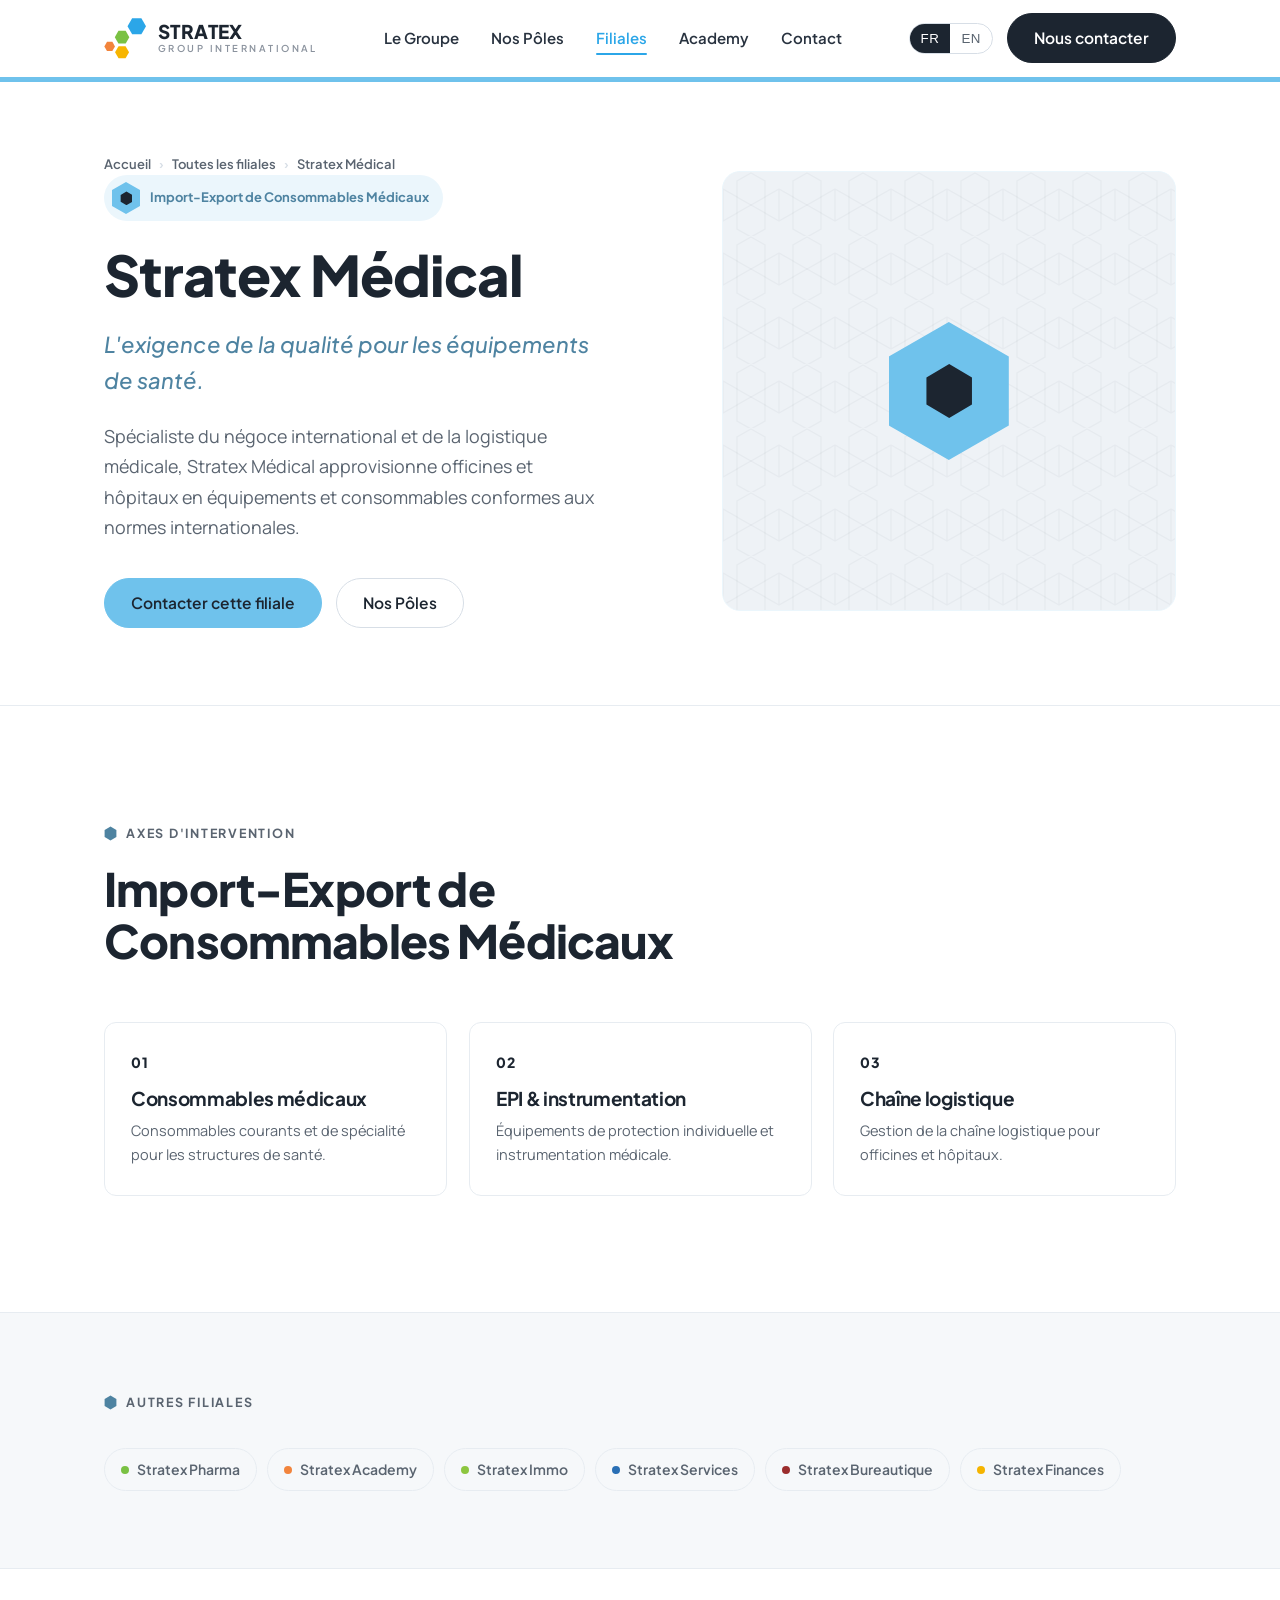
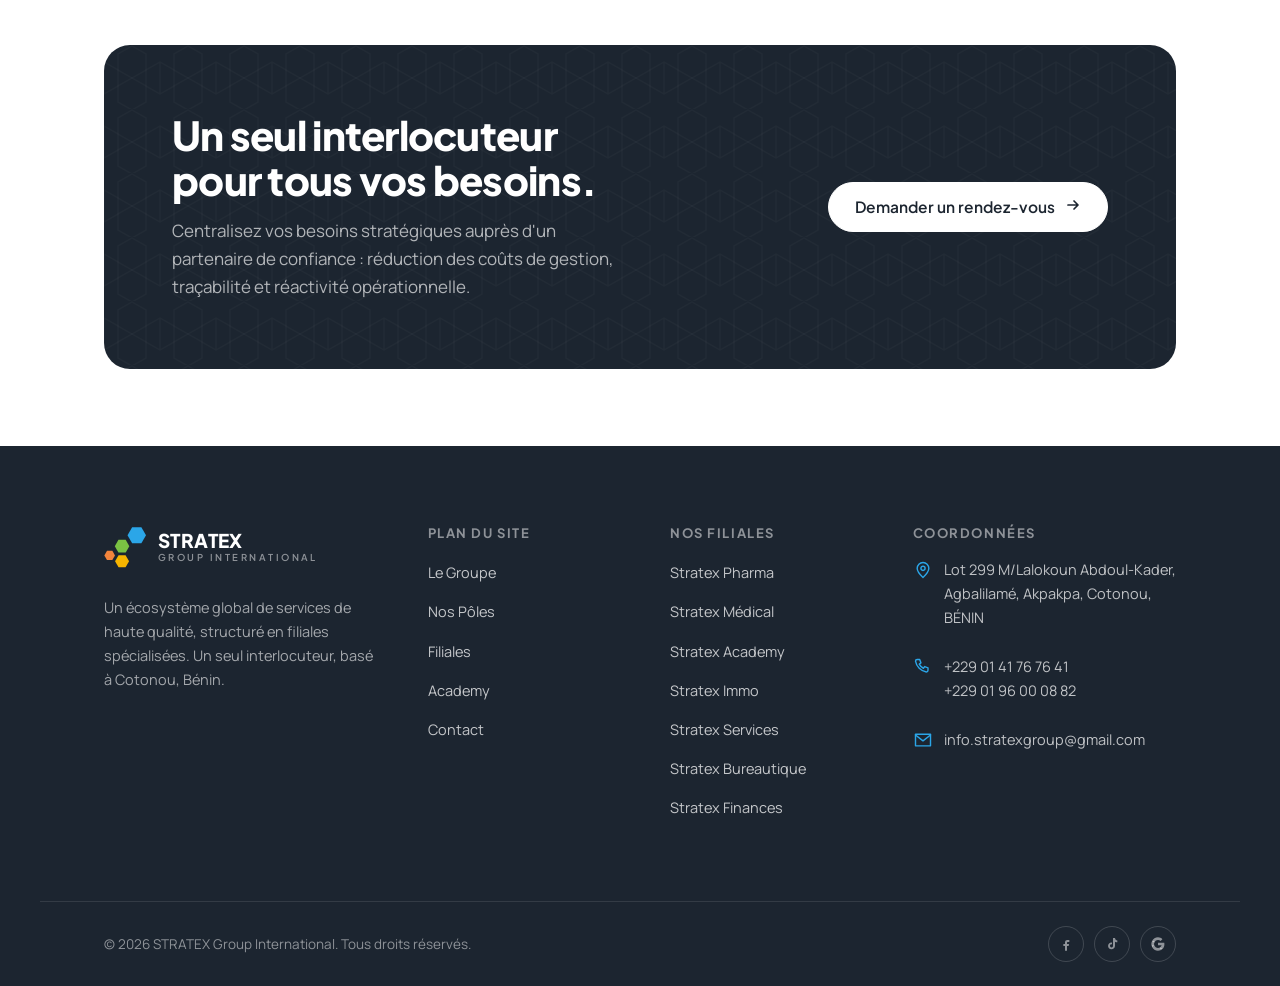
<file: filiales/stratex-medical.html>
<!DOCTYPE html>
<html lang="fr">
<head>
<meta charset="UTF-8">
<meta name="viewport" content="width=device-width, initial-scale=1">
<title>Stratex Médical — STRATEX Group International</title>
<meta name="description" content="Import-Export de Consommables Médicaux — L'exigence de la qualité pour les équipements de santé.">
<link rel="stylesheet" href="../assets/styles.css">
</head>
<body>
<div id="header-slot"></div>

<main>
  <section class="fil-hero" id="filHero" data-screen-label="Stratex Médical">
    <div class="wrap fil-hero__inner">
      <div>
        <nav class="crumbs reveal" aria-label="Fil d'Ariane">
          <a href="../index.html" data-i18n="lbl.backHome">Accueil</a>
          <span class="sep">›</span>
          <a href="../index.html#filiales" data-i18n="lbl.allSubs">Toutes les filiales</a>
          <span class="sep">›</span>
          <span>Stratex Médical</span>
        </nav>
        <span class="fil-badge reveal" data-d="1"><span class="hex-tile" id="filBadge"></span><span data-i18n="fp.sub">Import-Export de Consommables Médicaux</span></span>
        <h1 class="reveal" data-d="1">Stratex Médical</h1>
        <p class="fil-hero__slogan reveal" data-d="2" data-i18n="fp.slogan">L'exigence de la qualité pour les équipements de santé.</p>
        <p class="fil-hero__desc lead reveal" data-d="2" data-i18n="fp.desc">Spécialiste du négoce international et de la logistique médicale, Stratex Médical approvisionne officines et hôpitaux en équipements et consommables conformes aux normes internationales.</p>
        <div class="hero__cta reveal" data-d="3">
          <a class="btn" id="filContact" href="../contact.html"><span data-i18n="lbl.contactSub">Contacter cette filiale</span></a>
          <a class="btn btn--ghost" href="../nos-poles.html"><span data-i18n="nav.poles">Nos Pôles</span></a>
        </div>
      </div>
      <div class="reveal" data-d="2">
        <div class="media media--tall" id="filMedia">
          <div class="media__pattern" id="filPattern"></div>
          <span class="hex-tile" id="filBig" style="width:120px;height:138px;position:relative;z-index:1"></span>
        </div>
      </div>
    </div>
  </section>

  <section class="section">
    <div class="wrap">
      <div class="section-head reveal">
        <span class="eyebrow" id="axEyebrow"><span data-i18n="lbl.axes">Axes d'intervention</span></span>
        <h2 data-i18n="fp.sub">Import-Export de Consommables Médicaux</h2>
      </div>
      <div class="axes">
          <div class="axis reveal" data-d="1"><div class="axis__n">01</div><h3 data-i18n="fp.ax0.t">Consommables médicaux</h3><p data-i18n="fp.ax0.d">Consommables courants et de spécialité pour les structures de santé.</p></div>
          <div class="axis reveal" data-d="2"><div class="axis__n">02</div><h3 data-i18n="fp.ax1.t">EPI & instrumentation</h3><p data-i18n="fp.ax1.d">Équipements de protection individuelle et instrumentation médicale.</p></div>
          <div class="axis reveal" data-d="3"><div class="axis__n">03</div><h3 data-i18n="fp.ax2.t">Chaîne logistique</h3><p data-i18n="fp.ax2.d">Gestion de la chaîne logistique pour officines et hôpitaux.</p></div>
      </div>
    </div>
  </section>

  <section class="section--tight" style="background:var(--mist);border-block:1px solid var(--line)">
    <div class="wrap">
      <div class="section-head reveal" style="margin-bottom:30px">
        <span class="eyebrow" id="otherEyebrow"><span data-i18n="lbl.otherSubs">Autres filiales</span></span>
      </div>
      <div class="fil-nav reveal" id="otherSubs"></div>
    </div>
  </section>

  <section class="section--tight">
    <div class="wrap">
      <div class="cta-band reveal">
        <div id="ctaBg"></div>
        <div class="cta-band__inner">
          <div>
            <h2 data-i18n="home.cta.title">Un seul interlocuteur pour tous vos besoins.</h2>
            <p data-i18n="home.cta.sub">Centralisez vos besoins stratégiques auprès d'un partenaire de confiance.</p>
          </div>
          <a class="btn btn--light" href="../contact.html"><span data-i18n="home.cta.btn">Demander un rendez-vous</span><span id="ctaArr"></span></a>
        </div>
      </div>
    </div>
  </section>
</main>

<div id="footer-slot"></div>

<script src="../assets/i18n.js"></script>
<script src="../assets/site.js"></script>
<script>
  (function(){
    Object.assign(window.STRATEX_I18N, {"fp.sub":{"fr":"Import-Export de Consommables Médicaux","en":"Import-Export of Medical Supplies"},"fp.slogan":{"fr":"L'exigence de la qualité pour les équipements de santé.","en":"A commitment to quality for healthcare equipment."},"fp.desc":{"fr":"Spécialiste du négoce international et de la logistique médicale, Stratex Médical approvisionne officines et hôpitaux en équipements et consommables conformes aux normes internationales.","en":"A specialist in international trade and medical logistics, Stratex Médical supplies pharmacies and hospitals with equipment and consumables that meet international standards."},"fp.ax0.t":{"fr":"Consommables médicaux","en":"Medical consumables"},"fp.ax0.d":{"fr":"Consommables courants et de spécialité pour les structures de santé.","en":"Everyday and specialised consumables for healthcare facilities."},"fp.ax1.t":{"fr":"EPI & instrumentation","en":"PPE & instrumentation"},"fp.ax1.d":{"fr":"Équipements de protection individuelle et instrumentation médicale.","en":"Personal protective equipment and medical instrumentation."},"fp.ax2.t":{"fr":"Chaîne logistique","en":"Supply chain"},"fp.ax2.d":{"fr":"Gestion de la chaîne logistique pour officines et hôpitaux.","en":"Supply-chain management for pharmacies and hospitals."}});
    var f = STRATEX.filBySlug('stratex-medical');
    var C = f.color, CT = STRATEX.accentText(C), OC = STRATEX.onColor(C), WASH = STRATEX.tint(C, 0.86);

    var hero = document.getElementById('filHero');
    hero.style.setProperty('--c', C); hero.style.setProperty('--ct', CT); hero.style.setProperty('--wash', WASH);

    var badge = document.getElementById('filBadge'); badge.style.background = C; badge.innerHTML = STRATEX.hexIcon(OC);
    var big = document.getElementById('filBig'); big.style.background = C; big.style.display='grid'; big.style.placeItems='center';
    big.innerHTML = '<svg viewBox="0 0 24 28" style="width:42%;height:42%" aria-hidden="true"><polygon points="12,1 23,7.5 23,20.5 12,27 1,20.5 1,7.5" fill="'+OC+'"/></svg>';
    document.getElementById('filMedia').style.borderColor = WASH;
    var btn = document.getElementById('filContact'); btn.style.setProperty('--bg', C); btn.style.setProperty('--bd', C); btn.style.setProperty('--fg', OC);
    document.getElementById('axEyebrow').insertAdjacentHTML('afterbegin', STRATEX.hexIcon(CT));
    document.getElementById('otherEyebrow').insertAdjacentHTML('afterbegin', STRATEX.hexIcon(CT));
    document.getElementById('ctaArr').innerHTML = STRATEX.arrow;
    var fp = document.getElementById('filPattern'); fp.style.backgroundImage = STRATEX.honeycomb('#1C2530', 0.08); fp.style.backgroundColor='#EEF2F6';
    var cb = document.getElementById('ctaBg'); cb.style.cssText='position:absolute;inset:0;opacity:.5;background-image:'+STRATEX.honeycomb('#FFFFFF',0.05);

    document.getElementById('otherSubs').innerHTML = STRATEX.filiales.filter(function(x){return x.slug!=='stratex-medical';}).map(function(x){
      return '<a class="fil-chip" href="'+x.slug+'.html"><span class="dot" style="background:'+x.color+'"></span>'+x.name+'</a>';
    }).join('');

    STRATEX.mount({ active:'filiales', base:'../' });
    var io=new IntersectionObserver(function(es){es.forEach(function(e){if(e.isIntersecting){e.target.classList.add('in');io.unobserve(e.target);}});},{threshold:0.08});
    document.querySelectorAll('.reveal').forEach(function(el){io.observe(el);});
    (function rv(){var vh=innerHeight||800;document.querySelectorAll('.reveal:not(.in)').forEach(function(el){if(el.getBoundingClientRect().top<vh*0.92)el.classList.add('in');});})();
  })();
</script>
</body>
</html>
</file>
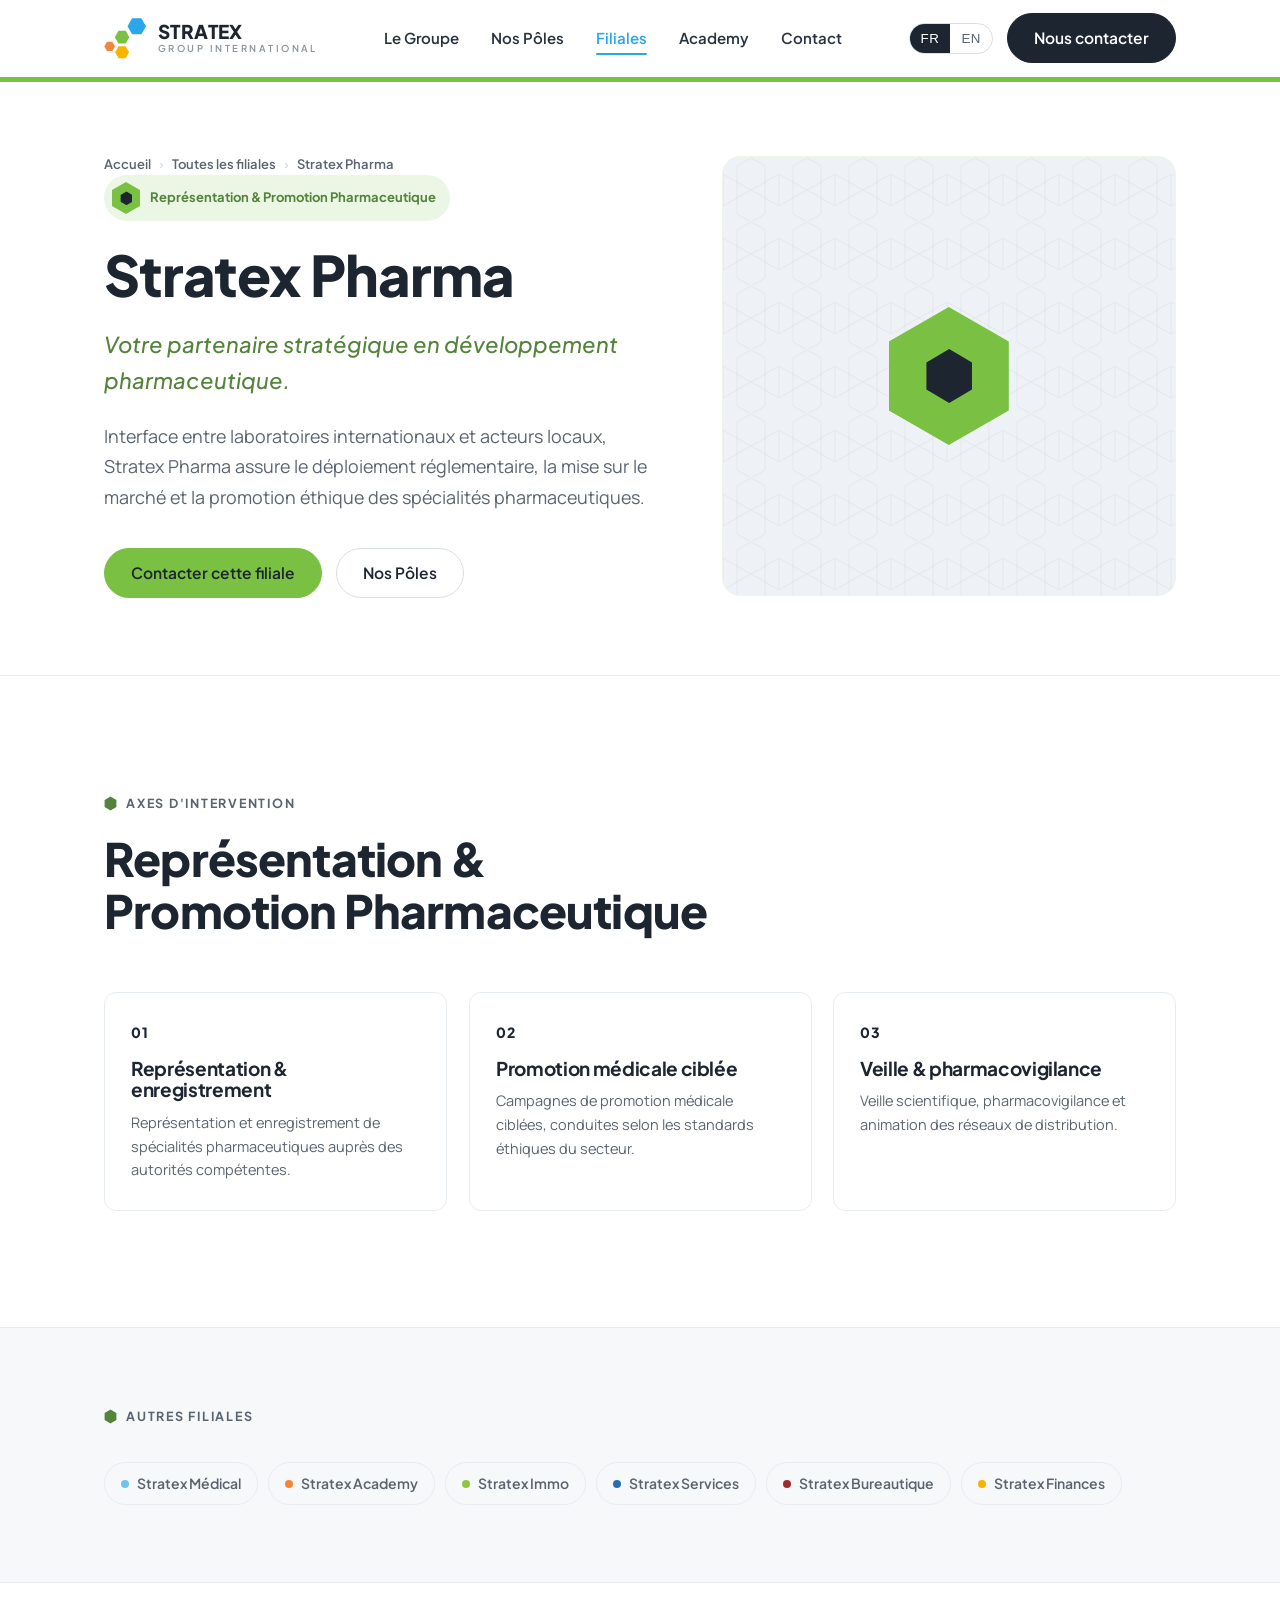
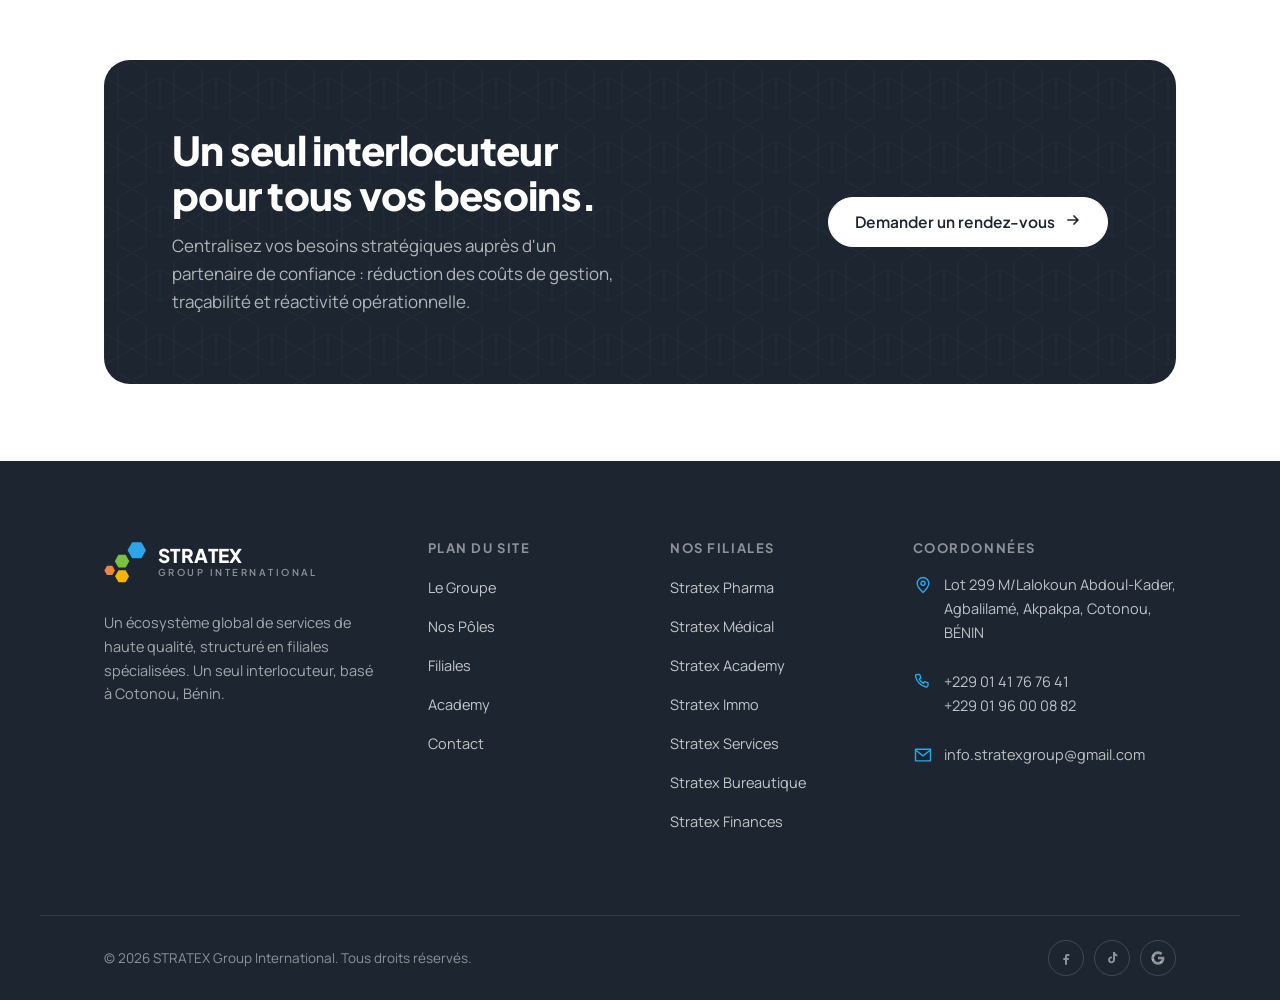
<file: filiales/stratex-pharma.html>
<!DOCTYPE html>
<html lang="fr">
<head>
<meta charset="UTF-8">
<meta name="viewport" content="width=device-width, initial-scale=1">
<title>Stratex Pharma — STRATEX Group International</title>
<meta name="description" content="Représentation & Promotion Pharmaceutique — Votre partenaire stratégique en développement pharmaceutique.">
<link rel="stylesheet" href="../assets/styles.css">
</head>
<body>
<div id="header-slot"></div>

<main>
  <section class="fil-hero" id="filHero" data-screen-label="Stratex Pharma">
    <div class="wrap fil-hero__inner">
      <div>
        <nav class="crumbs reveal" aria-label="Fil d'Ariane">
          <a href="../index.html" data-i18n="lbl.backHome">Accueil</a>
          <span class="sep">›</span>
          <a href="../index.html#filiales" data-i18n="lbl.allSubs">Toutes les filiales</a>
          <span class="sep">›</span>
          <span>Stratex Pharma</span>
        </nav>
        <span class="fil-badge reveal" data-d="1"><span class="hex-tile" id="filBadge"></span><span data-i18n="fp.sub">Représentation & Promotion Pharmaceutique</span></span>
        <h1 class="reveal" data-d="1">Stratex Pharma</h1>
        <p class="fil-hero__slogan reveal" data-d="2" data-i18n="fp.slogan">Votre partenaire stratégique en développement pharmaceutique.</p>
        <p class="fil-hero__desc lead reveal" data-d="2" data-i18n="fp.desc">Interface entre laboratoires internationaux et acteurs locaux, Stratex Pharma assure le déploiement réglementaire, la mise sur le marché et la promotion éthique des spécialités pharmaceutiques.</p>
        <div class="hero__cta reveal" data-d="3">
          <a class="btn" id="filContact" href="../contact.html"><span data-i18n="lbl.contactSub">Contacter cette filiale</span></a>
          <a class="btn btn--ghost" href="../nos-poles.html"><span data-i18n="nav.poles">Nos Pôles</span></a>
        </div>
      </div>
      <div class="reveal" data-d="2">
        <div class="media media--tall" id="filMedia">
          <div class="media__pattern" id="filPattern"></div>
          <span class="hex-tile" id="filBig" style="width:120px;height:138px;position:relative;z-index:1"></span>
        </div>
      </div>
    </div>
  </section>

  <section class="section">
    <div class="wrap">
      <div class="section-head reveal">
        <span class="eyebrow" id="axEyebrow"><span data-i18n="lbl.axes">Axes d'intervention</span></span>
        <h2 data-i18n="fp.sub">Représentation & Promotion Pharmaceutique</h2>
      </div>
      <div class="axes">
          <div class="axis reveal" data-d="1"><div class="axis__n">01</div><h3 data-i18n="fp.ax0.t">Représentation & enregistrement</h3><p data-i18n="fp.ax0.d">Représentation et enregistrement de spécialités pharmaceutiques auprès des autorités compétentes.</p></div>
          <div class="axis reveal" data-d="2"><div class="axis__n">02</div><h3 data-i18n="fp.ax1.t">Promotion médicale ciblée</h3><p data-i18n="fp.ax1.d">Campagnes de promotion médicale ciblées, conduites selon les standards éthiques du secteur.</p></div>
          <div class="axis reveal" data-d="3"><div class="axis__n">03</div><h3 data-i18n="fp.ax2.t">Veille & pharmacovigilance</h3><p data-i18n="fp.ax2.d">Veille scientifique, pharmacovigilance et animation des réseaux de distribution.</p></div>
      </div>
    </div>
  </section>

  <section class="section--tight" style="background:var(--mist);border-block:1px solid var(--line)">
    <div class="wrap">
      <div class="section-head reveal" style="margin-bottom:30px">
        <span class="eyebrow" id="otherEyebrow"><span data-i18n="lbl.otherSubs">Autres filiales</span></span>
      </div>
      <div class="fil-nav reveal" id="otherSubs"></div>
    </div>
  </section>

  <section class="section--tight">
    <div class="wrap">
      <div class="cta-band reveal">
        <div id="ctaBg"></div>
        <div class="cta-band__inner">
          <div>
            <h2 data-i18n="home.cta.title">Un seul interlocuteur pour tous vos besoins.</h2>
            <p data-i18n="home.cta.sub">Centralisez vos besoins stratégiques auprès d'un partenaire de confiance.</p>
          </div>
          <a class="btn btn--light" href="../contact.html"><span data-i18n="home.cta.btn">Demander un rendez-vous</span><span id="ctaArr"></span></a>
        </div>
      </div>
    </div>
  </section>
</main>

<div id="footer-slot"></div>

<script src="../assets/i18n.js"></script>
<script src="../assets/site.js"></script>
<script>
  (function(){
    Object.assign(window.STRATEX_I18N, {"fp.sub":{"fr":"Représentation & Promotion Pharmaceutique","en":"Pharmaceutical Representation & Promotion"},"fp.slogan":{"fr":"Votre partenaire stratégique en développement pharmaceutique.","en":"Your strategic partner in pharmaceutical development."},"fp.desc":{"fr":"Interface entre laboratoires internationaux et acteurs locaux, Stratex Pharma assure le déploiement réglementaire, la mise sur le marché et la promotion éthique des spécialités pharmaceutiques.","en":"As the interface between international laboratories and local players, Stratex Pharma handles regulatory deployment, market access and the ethical promotion of pharmaceutical specialities."},"fp.ax0.t":{"fr":"Représentation & enregistrement","en":"Representation & registration"},"fp.ax0.d":{"fr":"Représentation et enregistrement de spécialités pharmaceutiques auprès des autorités compétentes.","en":"Representation and registration of pharmaceutical specialities with the relevant authorities."},"fp.ax1.t":{"fr":"Promotion médicale ciblée","en":"Targeted medical promotion"},"fp.ax1.d":{"fr":"Campagnes de promotion médicale ciblées, conduites selon les standards éthiques du secteur.","en":"Targeted medical promotion campaigns, conducted to the sector’s ethical standards."},"fp.ax2.t":{"fr":"Veille & pharmacovigilance","en":"Monitoring & pharmacovigilance"},"fp.ax2.d":{"fr":"Veille scientifique, pharmacovigilance et animation des réseaux de distribution.","en":"Scientific monitoring, pharmacovigilance and management of distribution networks."}});
    var f = STRATEX.filBySlug('stratex-pharma');
    var C = f.color, CT = STRATEX.accentText(C), OC = STRATEX.onColor(C), WASH = STRATEX.tint(C, 0.86);

    var hero = document.getElementById('filHero');
    hero.style.setProperty('--c', C); hero.style.setProperty('--ct', CT); hero.style.setProperty('--wash', WASH);

    var badge = document.getElementById('filBadge'); badge.style.background = C; badge.innerHTML = STRATEX.hexIcon(OC);
    var big = document.getElementById('filBig'); big.style.background = C; big.style.display='grid'; big.style.placeItems='center';
    big.innerHTML = '<svg viewBox="0 0 24 28" style="width:42%;height:42%" aria-hidden="true"><polygon points="12,1 23,7.5 23,20.5 12,27 1,20.5 1,7.5" fill="'+OC+'"/></svg>';
    document.getElementById('filMedia').style.borderColor = WASH;
    var btn = document.getElementById('filContact'); btn.style.setProperty('--bg', C); btn.style.setProperty('--bd', C); btn.style.setProperty('--fg', OC);
    document.getElementById('axEyebrow').insertAdjacentHTML('afterbegin', STRATEX.hexIcon(CT));
    document.getElementById('otherEyebrow').insertAdjacentHTML('afterbegin', STRATEX.hexIcon(CT));
    document.getElementById('ctaArr').innerHTML = STRATEX.arrow;
    var fp = document.getElementById('filPattern'); fp.style.backgroundImage = STRATEX.honeycomb('#1C2530', 0.08); fp.style.backgroundColor='#EEF2F6';
    var cb = document.getElementById('ctaBg'); cb.style.cssText='position:absolute;inset:0;opacity:.5;background-image:'+STRATEX.honeycomb('#FFFFFF',0.05);

    document.getElementById('otherSubs').innerHTML = STRATEX.filiales.filter(function(x){return x.slug!=='stratex-pharma';}).map(function(x){
      return '<a class="fil-chip" href="'+x.slug+'.html"><span class="dot" style="background:'+x.color+'"></span>'+x.name+'</a>';
    }).join('');

    STRATEX.mount({ active:'filiales', base:'../' });
    var io=new IntersectionObserver(function(es){es.forEach(function(e){if(e.isIntersecting){e.target.classList.add('in');io.unobserve(e.target);}});},{threshold:0.08});
    document.querySelectorAll('.reveal').forEach(function(el){io.observe(el);});
    (function rv(){var vh=innerHeight||800;document.querySelectorAll('.reveal:not(.in)').forEach(function(el){if(el.getBoundingClientRect().top<vh*0.92)el.classList.add('in');});})();
  })();
</script>
</body>
</html>
</file>
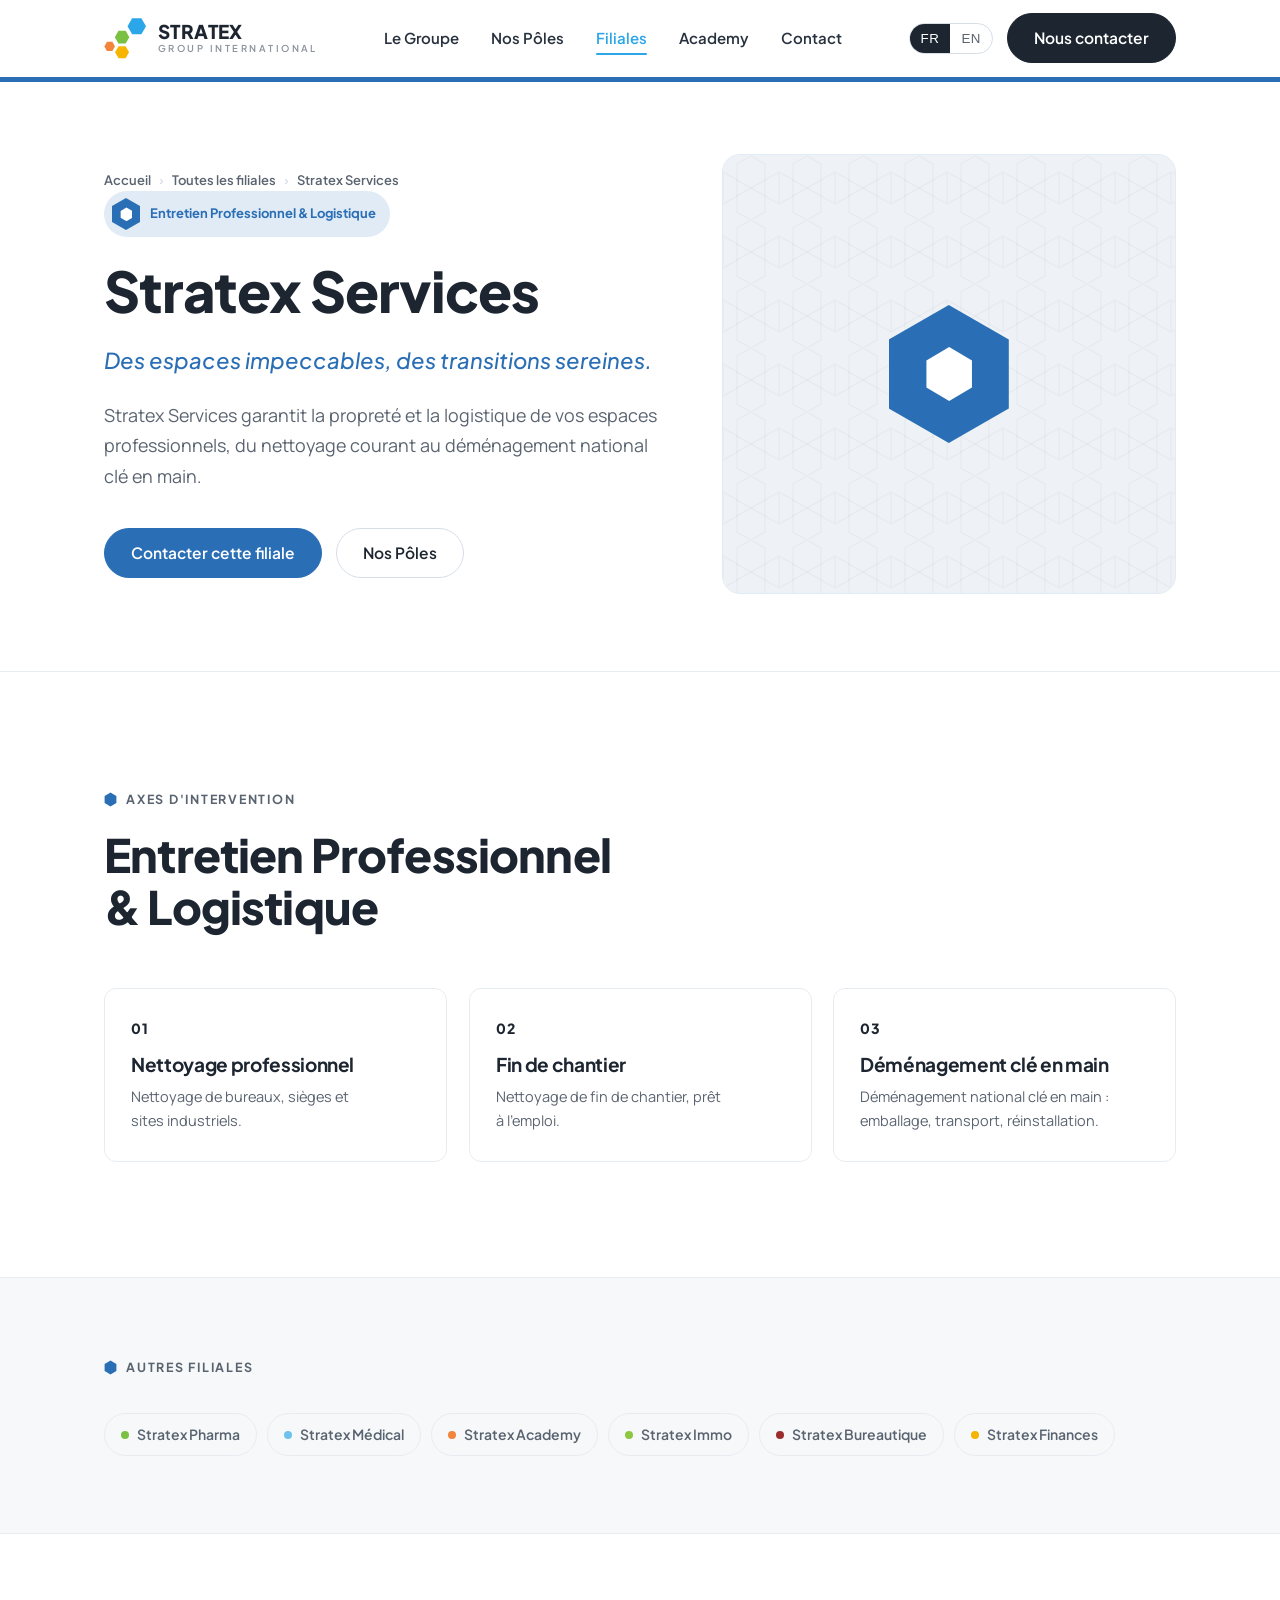
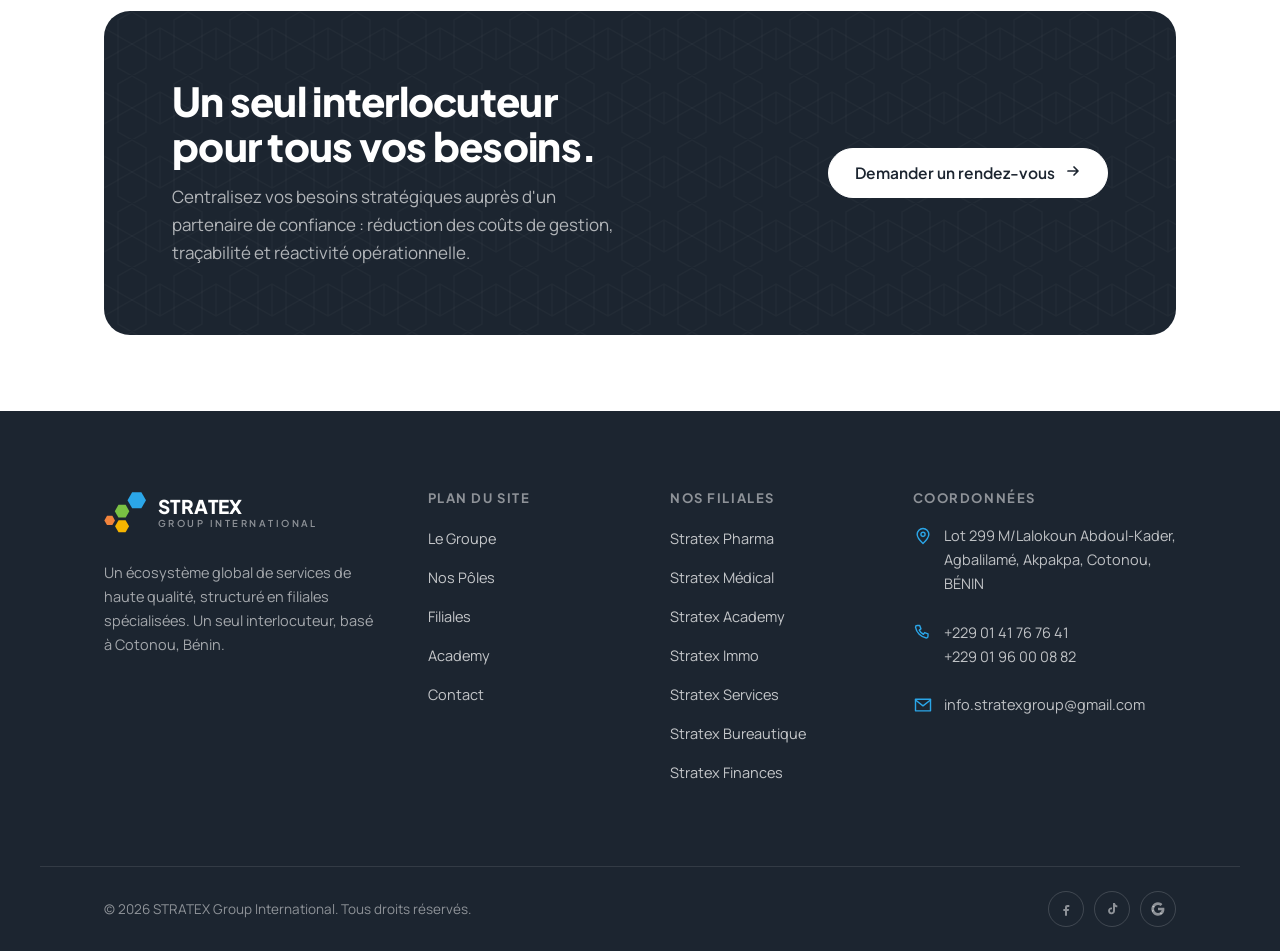
<file: filiales/stratex-service.html>
<!DOCTYPE html>
<html lang="fr">
<head>
<meta charset="UTF-8">
<meta name="viewport" content="width=device-width, initial-scale=1">
<title>Stratex Services — STRATEX Group International</title>
<meta name="description" content="Entretien Professionnel & Logistique — Des espaces impeccables, des transitions sereines.">
<link rel="stylesheet" href="../assets/styles.css">
</head>
<body>
<div id="header-slot"></div>

<main>
  <section class="fil-hero" id="filHero" data-screen-label="Stratex Services">
    <div class="wrap fil-hero__inner">
      <div>
        <nav class="crumbs reveal" aria-label="Fil d'Ariane">
          <a href="../index.html" data-i18n="lbl.backHome">Accueil</a>
          <span class="sep">›</span>
          <a href="../index.html#filiales" data-i18n="lbl.allSubs">Toutes les filiales</a>
          <span class="sep">›</span>
          <span>Stratex Services</span>
        </nav>
        <span class="fil-badge reveal" data-d="1"><span class="hex-tile" id="filBadge"></span><span data-i18n="fp.sub">Entretien Professionnel & Logistique</span></span>
        <h1 class="reveal" data-d="1">Stratex Services</h1>
        <p class="fil-hero__slogan reveal" data-d="2" data-i18n="fp.slogan">Des espaces impeccables, des transitions sereines.</p>
        <p class="fil-hero__desc lead reveal" data-d="2" data-i18n="fp.desc">Stratex Services garantit la propreté et la logistique de vos espaces professionnels, du nettoyage courant au déménagement national clé en main.</p>
        <div class="hero__cta reveal" data-d="3">
          <a class="btn" id="filContact" href="../contact.html"><span data-i18n="lbl.contactSub">Contacter cette filiale</span></a>
          <a class="btn btn--ghost" href="../nos-poles.html"><span data-i18n="nav.poles">Nos Pôles</span></a>
        </div>
      </div>
      <div class="reveal" data-d="2">
        <div class="media media--tall" id="filMedia">
          <div class="media__pattern" id="filPattern"></div>
          <span class="hex-tile" id="filBig" style="width:120px;height:138px;position:relative;z-index:1"></span>
        </div>
      </div>
    </div>
  </section>

  <section class="section">
    <div class="wrap">
      <div class="section-head reveal">
        <span class="eyebrow" id="axEyebrow"><span data-i18n="lbl.axes">Axes d'intervention</span></span>
        <h2 data-i18n="fp.sub">Entretien Professionnel & Logistique</h2>
      </div>
      <div class="axes">
          <div class="axis reveal" data-d="1"><div class="axis__n">01</div><h3 data-i18n="fp.ax0.t">Nettoyage professionnel</h3><p data-i18n="fp.ax0.d">Nettoyage de bureaux, sièges et sites industriels.</p></div>
          <div class="axis reveal" data-d="2"><div class="axis__n">02</div><h3 data-i18n="fp.ax1.t">Fin de chantier</h3><p data-i18n="fp.ax1.d">Nettoyage de fin de chantier, prêt à l'emploi.</p></div>
          <div class="axis reveal" data-d="3"><div class="axis__n">03</div><h3 data-i18n="fp.ax2.t">Déménagement clé en main</h3><p data-i18n="fp.ax2.d">Déménagement national clé en main : emballage, transport, réinstallation.</p></div>
      </div>
    </div>
  </section>

  <section class="section--tight" style="background:var(--mist);border-block:1px solid var(--line)">
    <div class="wrap">
      <div class="section-head reveal" style="margin-bottom:30px">
        <span class="eyebrow" id="otherEyebrow"><span data-i18n="lbl.otherSubs">Autres filiales</span></span>
      </div>
      <div class="fil-nav reveal" id="otherSubs"></div>
    </div>
  </section>

  <section class="section--tight">
    <div class="wrap">
      <div class="cta-band reveal">
        <div id="ctaBg"></div>
        <div class="cta-band__inner">
          <div>
            <h2 data-i18n="home.cta.title">Un seul interlocuteur pour tous vos besoins.</h2>
            <p data-i18n="home.cta.sub">Centralisez vos besoins stratégiques auprès d'un partenaire de confiance.</p>
          </div>
          <a class="btn btn--light" href="../contact.html"><span data-i18n="home.cta.btn">Demander un rendez-vous</span><span id="ctaArr"></span></a>
        </div>
      </div>
    </div>
  </section>
</main>

<div id="footer-slot"></div>

<script src="../assets/i18n.js"></script>
<script src="../assets/site.js"></script>
<script>
  (function(){
    Object.assign(window.STRATEX_I18N, {"fp.sub":{"fr":"Entretien Professionnel & Logistique","en":"Professional Maintenance & Logistics"},"fp.slogan":{"fr":"Des espaces impeccables, des transitions sereines.","en":"Impeccable spaces, seamless transitions."},"fp.desc":{"fr":"Stratex Services garantit la propreté et la logistique de vos espaces professionnels, du nettoyage courant au déménagement national clé en main.","en":"Stratex Services ensures the cleanliness and logistics of your professional spaces, from routine cleaning to turnkey nationwide relocation."},"fp.ax0.t":{"fr":"Nettoyage professionnel","en":"Professional cleaning"},"fp.ax0.d":{"fr":"Nettoyage de bureaux, sièges et sites industriels.","en":"Cleaning of offices, headquarters and industrial sites."},"fp.ax1.t":{"fr":"Fin de chantier","en":"Post-construction cleaning"},"fp.ax1.d":{"fr":"Nettoyage de fin de chantier, prêt à l'emploi.","en":"Ready-to-use post-construction cleaning."},"fp.ax2.t":{"fr":"Déménagement clé en main","en":"Turnkey relocation"},"fp.ax2.d":{"fr":"Déménagement national clé en main : emballage, transport, réinstallation.","en":"Turnkey nationwide relocation: packing, transport and reinstallation."}});
    var f = STRATEX.filBySlug('stratex-service');
    var C = f.color, CT = STRATEX.accentText(C), OC = STRATEX.onColor(C), WASH = STRATEX.tint(C, 0.86);

    var hero = document.getElementById('filHero');
    hero.style.setProperty('--c', C); hero.style.setProperty('--ct', CT); hero.style.setProperty('--wash', WASH);

    var badge = document.getElementById('filBadge'); badge.style.background = C; badge.innerHTML = STRATEX.hexIcon(OC);
    var big = document.getElementById('filBig'); big.style.background = C; big.style.display='grid'; big.style.placeItems='center';
    big.innerHTML = '<svg viewBox="0 0 24 28" style="width:42%;height:42%" aria-hidden="true"><polygon points="12,1 23,7.5 23,20.5 12,27 1,20.5 1,7.5" fill="'+OC+'"/></svg>';
    document.getElementById('filMedia').style.borderColor = WASH;
    var btn = document.getElementById('filContact'); btn.style.setProperty('--bg', C); btn.style.setProperty('--bd', C); btn.style.setProperty('--fg', OC);
    document.getElementById('axEyebrow').insertAdjacentHTML('afterbegin', STRATEX.hexIcon(CT));
    document.getElementById('otherEyebrow').insertAdjacentHTML('afterbegin', STRATEX.hexIcon(CT));
    document.getElementById('ctaArr').innerHTML = STRATEX.arrow;
    var fp = document.getElementById('filPattern'); fp.style.backgroundImage = STRATEX.honeycomb('#1C2530', 0.08); fp.style.backgroundColor='#EEF2F6';
    var cb = document.getElementById('ctaBg'); cb.style.cssText='position:absolute;inset:0;opacity:.5;background-image:'+STRATEX.honeycomb('#FFFFFF',0.05);

    document.getElementById('otherSubs').innerHTML = STRATEX.filiales.filter(function(x){return x.slug!=='stratex-service';}).map(function(x){
      return '<a class="fil-chip" href="'+x.slug+'.html"><span class="dot" style="background:'+x.color+'"></span>'+x.name+'</a>';
    }).join('');

    STRATEX.mount({ active:'filiales', base:'../' });
    var io=new IntersectionObserver(function(es){es.forEach(function(e){if(e.isIntersecting){e.target.classList.add('in');io.unobserve(e.target);}});},{threshold:0.08});
    document.querySelectorAll('.reveal').forEach(function(el){io.observe(el);});
    (function rv(){var vh=innerHeight||800;document.querySelectorAll('.reveal:not(.in)').forEach(function(el){if(el.getBoundingClientRect().top<vh*0.92)el.classList.add('in');});})();
  })();
</script>
</body>
</html>
</file>
<file: assets/styles.css>
/* ============================================================
   STRATEX GROUP INTERNATIONAL — Corporate Holding system
   ============================================================ */

@import url('https://fonts.googleapis.com/css2?family=Plus+Jakarta+Sans:wght@400;500;600;700;800&family=Manrope:wght@400;500;600;700&display=swap');

:root {
  /* Brand */
  --blue:   #2BA6E8;   /* Santé & Formation */
  --green:  #7AC143;   /* Immobilier & Services */
  --orange: #F2843C;   /* Performance & Finance */
  --yellow: #F7B500;   /* accent ponctuel */

  --blue-dk:   #1B7FB8;
  --green-dk:  #5C9E2E;
  --orange-dk: #D26A26;

  /* Neutrals */
  --ink:    #1C2530;
  --ink-2:  #28323F;
  --slate:  #5A6470;
  --slate-2:#8A929D;
  --line:   #E7ECF1;
  --line-2: #D7DEE6;
  --paper:  #FFFFFF;
  --mist:   #F6F8FA;
  --mist-2: #EEF2F6;

  /* Tint washes */
  --blue-wash:   #EAF6FE;
  --green-wash:  #F0F8E9;
  --orange-wash: #FDEFE4;
  --yellow-wash: #FEF6E0;

  /* Type */
  --display: 'Plus Jakarta Sans', system-ui, sans-serif;
  --body:    'Manrope', system-ui, sans-serif;

  /* Radii */
  --r-sm: 8px;
  --r-md: 12px;
  --r-lg: 18px;
  --r-xl: 26px;

  /* Shadow */
  --sh-sm: 0 1px 2px rgba(28,37,48,.06), 0 2px 6px rgba(28,37,48,.05);
  --sh-md: 0 2px 6px rgba(28,37,48,.06), 0 12px 28px rgba(28,37,48,.08);
  --sh-lg: 0 8px 24px rgba(28,37,48,.10), 0 30px 60px rgba(28,37,48,.12);

  /* Layout */
  --maxw: 1200px;
  --gutter: clamp(20px, 5vw, 64px);
  --header-h: 76px;
}

* { box-sizing: border-box; }

html { scroll-behavior: smooth; }

body {
  margin: 0;
  font-family: var(--body);
  color: var(--ink);
  background: var(--paper);
  font-size: 17px;
  line-height: 1.65;
  -webkit-font-smoothing: antialiased;
  text-rendering: optimizeLegibility;
}

img { max-width: 100%; display: block; }
a { color: inherit; text-decoration: none; }

h1, h2, h3, h4 {
  font-family: var(--display);
  color: var(--ink);
  margin: 0;
  line-height: 1.12;
  letter-spacing: -0.018em;
  text-wrap: balance;
}

p { margin: 0; text-wrap: pretty; }

::selection { background: var(--blue); color: #fff; }

/* ---------- Layout helpers ---------- */
.wrap { width: 100%; max-width: var(--maxw); margin-inline: auto; padding-inline: var(--gutter); }
.section { padding-block: clamp(64px, 9vw, 120px); }
.section--tight { padding-block: clamp(48px, 6vw, 80px); }

.eyebrow {
  display: inline-flex; align-items: center; gap: 9px;
  font-family: var(--display);
  font-size: 12.5px; font-weight: 700; letter-spacing: .14em;
  text-transform: uppercase; color: var(--slate);
}
.eyebrow .hex { width: 13px; height: 15px; }

.lead { color: var(--slate); font-size: clamp(17px, 1.4vw, 19px); line-height: 1.7; }

.section-head { max-width: 720px; margin-bottom: clamp(36px, 5vw, 56px); }
.section-head h2 { font-size: clamp(30px, 4vw, 46px); font-weight: 800; margin-top: 14px; }
.section-head p { margin-top: 18px; }

/* ---------- Buttons ---------- */
.btn {
  --bg: var(--ink); --fg: #fff; --bd: var(--ink);
  display: inline-flex; align-items: center; justify-content: center; gap: 10px;
  font-family: var(--display); font-weight: 600; font-size: 15.5px;
  min-height: 50px; padding: 0 26px; border-radius: 999px;
  background: var(--bg); color: var(--fg); border: 1.5px solid var(--bd);
  cursor: pointer; transition: transform .18s ease, box-shadow .2s ease, background .2s ease, color .2s ease, border-color .2s ease;
  white-space: nowrap;
}
.btn:hover { transform: translateY(-2px); box-shadow: var(--sh-md); }
.btn:active { transform: translateY(0); }
.btn .arr { transition: transform .2s ease; }
.btn:hover .arr { transform: translateX(4px); }

.btn--primary { --bg: var(--blue); --bd: var(--blue); }
.btn--primary:hover { --bg: var(--blue-dk); --bd: var(--blue-dk); }
.btn--ink { --bg: var(--ink); --bd: var(--ink); }
.btn--ink:hover { --bg: var(--ink-2); }
.btn--ghost { --bg: transparent; --fg: var(--ink); --bd: var(--line-2); }
.btn--ghost:hover { --bd: var(--ink); box-shadow: none; }
.btn--light { --bg: #fff; --fg: var(--ink); --bd: #fff; }
.btn--on-dark-ghost { --bg: transparent; --fg: #fff; --bd: rgba(255,255,255,.34); }
.btn--on-dark-ghost:hover { --bd: #fff; box-shadow: none; }
.btn--block { width: 100%; }

.textlink {
  display: inline-flex; align-items: center; gap: 8px;
  font-family: var(--display); font-weight: 600; font-size: 15px; color: var(--ink);
}
.textlink .arr { transition: transform .2s ease; }
.textlink:hover .arr { transform: translateX(4px); }

/* ---------- Hexagon primitives ---------- */
.hex { display: inline-block; vertical-align: middle; }

.hex-tile {
  width: 56px; height: 64px;
  display: grid; place-items: center;
  -webkit-clip-path: polygon(50% 0, 100% 25%, 100% 75%, 50% 100%, 0 75%, 0 25%);
  clip-path: polygon(50% 0, 100% 25%, 100% 75%, 50% 100%, 0 75%, 0 25%);
  transition: transform .3s cubic-bezier(.22,1,.36,1);
}
.hex-tile svg { width: 46%; height: 46%; }

/* micro-interactions */
.fil-card:hover .fil-card__hex,
.pole-card:hover .pole-card__icon,
.course:hover .course__hex,
.value:hover .value__hex { transform: rotate(-15deg) scale(1.06); }
.brand:hover .brand__mark { transform: rotate(-12deg); transition: transform .35s cubic-bezier(.22,1,.36,1); }
.brand__mark { transition: transform .35s cubic-bezier(.22,1,.36,1); }
.nav a { position: relative; }
.nav a::after { content: ''; position: absolute; left: 14px; right: 14px; bottom: 4px; height: 2px; background: var(--blue); transform: scaleX(0); transform-origin: left; transition: transform .25s ease; border-radius: 2px; }
.nav a:hover::after, .nav a.is-active::after { transform: scaleX(1); }
.nav a.is-active { background: transparent; }

/* ====================================================================
   HEADER
   ==================================================================== */
.site-header {
  position: sticky; top: 0; z-index: 60;
  background: rgba(255,255,255,.86);
  backdrop-filter: saturate(140%) blur(14px);
  border-bottom: 1px solid transparent;
  transition: border-color .25s ease, box-shadow .25s ease, background .25s ease;
}
.site-header.is-scrolled { border-bottom-color: var(--line); box-shadow: 0 1px 0 rgba(28,37,48,.02), 0 8px 24px rgba(28,37,48,.05); }
.header-inner {
  height: var(--header-h);
  display: flex; align-items: center; justify-content: space-between; gap: 24px;
}

.brand { display: inline-flex; align-items: center; gap: 12px; }
.brand__mark { width: 42px; height: 42px; flex: none; }
.brand__type { display: flex; flex-direction: column; line-height: 1; }
.brand__name { font-family: var(--display); font-weight: 800; font-size: 19px; letter-spacing: .02em; color: var(--ink); }
.brand__sub { font-family: var(--display); font-weight: 600; font-size: 9.5px; letter-spacing: .26em; color: var(--slate-2); text-transform: uppercase; margin-top: 3px; }

.nav { display: flex; align-items: center; gap: 4px; }
.nav a {
  font-family: var(--display); font-weight: 600; font-size: 15px; color: var(--ink-2);
  padding: 9px 14px; border-radius: 999px; transition: background .18s ease, color .18s ease;
}
.nav a:hover { background: var(--mist-2); }
.nav a.is-active { color: var(--blue); }

.header-actions { display: flex; align-items: center; gap: 14px; }

.lang {
  display: inline-flex; align-items: center; border: 1.5px solid var(--line-2);
  border-radius: 999px; overflow: hidden; font-family: var(--display); font-weight: 700; font-size: 12.5px;
}
.lang button {
  appearance: none; border: 0; background: transparent; cursor: pointer;
  padding: 7px 11px; color: var(--slate); letter-spacing: .04em; transition: background .18s, color .18s;
}
.lang button.is-on { background: var(--ink); color: #fff; }

.hamburger {
  display: none; width: 46px; height: 46px; border: 1.5px solid var(--line-2);
  background: #fff; border-radius: var(--r-sm); cursor: pointer; padding: 0;
  align-items: center; justify-content: center;
}
.hamburger span { display: block; width: 20px; height: 2px; background: var(--ink); position: relative; transition: transform .25s, opacity .2s; }
.hamburger span::before, .hamburger span::after { content: ''; position: absolute; left: 0; width: 20px; height: 2px; background: var(--ink); transition: transform .25s, top .25s; }
.hamburger span::before { top: -6px; }
.hamburger span::after  { top: 6px; }
body.menu-open .hamburger span { background: transparent; }
body.menu-open .hamburger span::before { top: 0; transform: rotate(45deg); }
body.menu-open .hamburger span::after  { top: 0; transform: rotate(-45deg); }

/* mobile drawer */
.mobile-nav {
  position: fixed; inset: var(--header-h) 0 0 0; z-index: 55;
  background: #fff; padding: 22px var(--gutter) 40px;
  transform: translateY(-8px); opacity: 0; pointer-events: none;
  transition: opacity .25s ease, transform .25s ease; overflow-y: auto;
}
body.menu-open .mobile-nav { opacity: 1; transform: none; pointer-events: auto; }
.mobile-nav a { display: block; font-family: var(--display); font-weight: 700; font-size: 22px; padding: 16px 0; border-bottom: 1px solid var(--line); color: var(--ink); }
.mobile-nav .mobile-cta { margin-top: 26px; }
.mobile-nav .lang { margin-top: 22px; }

/* ====================================================================
   HERO
   ==================================================================== */
.hero { position: relative; overflow: hidden; background: var(--paper); }
.hero__grid {
  display: grid; grid-template-columns: 1.05fr .95fr; gap: clamp(32px, 5vw, 72px);
  align-items: center; padding-block: clamp(56px, 8vw, 104px);
}
.hero h1 { font-size: clamp(38px, 5.4vw, 66px); font-weight: 800; letter-spacing: -0.028em; }
.hero h1 .accent { color: var(--blue); }
.hero__slogan { margin-top: 24px; font-size: clamp(18px, 1.7vw, 21px); color: var(--slate); max-width: 30ch; line-height: 1.6; }
.hero__cta { display: flex; flex-wrap: wrap; gap: 14px; margin-top: 36px; }
.hero__tag { margin-bottom: 22px; }

/* hexagon composition */
.hexcomp { position: relative; aspect-ratio: 1 / 1; max-width: 480px; margin-inline: auto; width: 100%; }
.hexcomp svg { width: 100%; height: 100%; overflow: visible; }
.hexcomp .hx-float-a { transform-box: fill-box; transform-origin: center; animation: hxFloatA 6.5s ease-in-out infinite; }
.hexcomp .hx-pop { transform-box: fill-box; transform-origin: center; }
.hexcomp .hx-float-b { transform-box: fill-box; transform-origin: center; animation: hxFloatB 7.5s ease-in-out infinite; }
@keyframes hxFloatA { 0%,100% { transform: translateY(0) rotate(0); } 50% { transform: translateY(-11px) rotate(8deg); } }
@keyframes hxFloatB { 0%,100% { transform: translateY(0) rotate(0); } 50% { transform: translateY(9px) rotate(-7deg); } }
@media (prefers-reduced-motion: reduce) {
  .hexcomp .hx-float-a, .hexcomp .hx-float-b { animation: none; }
}

/* ====================================================================
   PROOF BAND (dark)
   ==================================================================== */
.band-dark { background: var(--ink); color: #fff; position: relative; overflow: hidden; }
.band-dark .eyebrow { color: rgba(255,255,255,.6); }
.proof { display: grid; grid-template-columns: repeat(4, 1fr); }
.proof__item { padding: clamp(28px,4vw,42px) clamp(18px,2.6vw,34px); border-left: 1px solid rgba(255,255,255,.12); }
.proof__item:first-child { border-left: 0; padding-left: 0; }
.proof__num { font-family: var(--display); font-weight: 800; font-size: clamp(34px, 4vw, 50px); letter-spacing: -.02em; line-height: 1; }
.proof__num.u, .proof__num .u { color: var(--blue); }
.proof__lbl { margin-top: 12px; color: rgba(255,255,255,.7); font-size: 15px; font-weight: 500; }

/* ====================================================================
   GROUPE intro (text + image)
   ==================================================================== */
.split { display: grid; grid-template-columns: 1fr 1fr; gap: clamp(32px,5vw,72px); align-items: center; }
.split--media-left { grid-template-columns: .95fr 1.05fr; }
.prose p + p { margin-top: 18px; }
.prose h2 { font-size: clamp(28px,3.4vw,42px); font-weight: 800; }

/* placeholder media */
.media {
  position: relative; border-radius: var(--r-lg); overflow: hidden;
  background: var(--mist-2); border: 1px solid var(--line);
  display: grid; place-items: center; min-height: 320px; color: var(--slate-2);
}
.media__pattern { position: absolute; inset: 0; opacity: .5; }
.media__label {
  position: relative; font-family: var(--display); font-weight: 600; font-size: 13px;
  letter-spacing: .03em; color: var(--slate); background: rgba(255,255,255,.78);
  padding: 8px 14px; border-radius: 999px; border: 1px solid var(--line);
}
.media--tall { min-height: 440px; }
.media--ratio { aspect-ratio: 4/3; min-height: 0; }

/* ====================================================================
   POLES (3 big cards)
   ==================================================================== */
.poles { display: grid; grid-template-columns: repeat(3, 1fr); gap: 24px; }
.pole-head { padding-top: 22px; }
.pole-head__row { display: flex; align-items: center; gap: 20px; margin-bottom: 18px; }
.pole-head__hex { width: 56px; height: 64px; flex: none; }
.pole-head h2 { font-size: clamp(26px,3.2vw,40px); font-weight: 800; margin-top: 6px; }
.pole-head .lead { max-width: 64ch; }
.pole-card {
  position: relative; background: #fff; border: 1px solid var(--line); border-radius: var(--r-lg);
  padding: 34px 30px 30px; overflow: hidden; transition: transform .22s ease, box-shadow .22s ease, border-color .22s;
  display: flex; flex-direction: column;
}
.pole-card::before { content: ''; position: absolute; top: 0; left: 0; right: 0; height: 4px; background: var(--c); }
.pole-card:hover { transform: translateY(-6px); box-shadow: var(--sh-lg); border-color: transparent; }
.pole-card__icon { width: 58px; height: 66px; margin-bottom: 22px; }
.pole-card__kicker { font-family: var(--display); font-weight: 700; font-size: 12px; letter-spacing: .12em; text-transform: uppercase; color: var(--ct, var(--c)); }
.pole-card h3 { font-size: 25px; font-weight: 800; margin-top: 8px; }
.pole-card p { margin-top: 14px; color: var(--slate); font-size: 15.5px; }
.pole-card__foot { margin-top: auto; padding-top: 26px; display: flex; align-items: center; justify-content: space-between; }
.pole-card__count { font-family: var(--display); font-weight: 700; font-size: 14px; color: var(--ink); }
.pole-card__count span { color: var(--ct, var(--c)); }
.pole-card .arr-link { display: inline-flex; width: 40px; height: 40px; align-items: center; justify-content: center; border-radius: 999px; background: var(--wash); color: var(--ct, var(--c)); transition: background .2s, transform .2s; }
.pole-card:hover .arr-link { background: var(--c); color: #fff; transform: translateX(3px); }

.pole-blue   { --c: var(--blue);   --ct: var(--blue-dk);   --wash: var(--blue-wash); }
.pole-green  { --c: var(--green);  --ct: var(--green-dk);  --wash: var(--green-wash); }
.pole-orange { --c: var(--orange); --ct: var(--orange-dk); --wash: var(--orange-wash); }
.pole-yellow { --c: var(--yellow); --ct: #B07F00;          --wash: var(--yellow-wash); }

/* ====================================================================
   FILIALES grid
   ==================================================================== */
.fil-grid { display: grid; grid-template-columns: repeat(4, 1fr); gap: 20px; }
.fil-card {
  display: flex; flex-direction: column; gap: 16px; background: #fff;
  border: 1px solid var(--line); border-radius: var(--r-md); padding: 26px 24px;
  transition: transform .2s ease, box-shadow .2s ease, border-color .2s;
}
.fil-card:hover { transform: translateY(-4px); box-shadow: var(--sh-md); border-color: var(--line-2); }
.fil-card__hex { width: 46px; height: 52px; }
.fil-card__name { font-family: var(--display); font-weight: 800; font-size: 18px; color: var(--ink); }
.fil-card__sector { color: var(--slate); font-size: 14px; margin-top: 4px; }
.fil-card__pole { margin-top: auto; display: inline-flex; align-items: center; gap: 7px; font-size: 12px; font-weight: 700; font-family: var(--display); letter-spacing: .04em; text-transform: uppercase; color: var(--ct, var(--c)); }
.fil-card__pole .dot { width: 8px; height: 8px; border-radius: 999px; background: var(--c); }

/* ====================================================================
   CTA band
   ==================================================================== */
.cta-band { background: var(--ink); color: #fff; border-radius: var(--r-xl); padding: clamp(40px,5.5vw,68px); position: relative; overflow: hidden; }
.cta-band__inner { position: relative; display: flex; align-items: center; justify-content: space-between; gap: 32px; flex-wrap: wrap; }
.cta-band h2 { color: #fff; font-size: clamp(26px,3.4vw,40px); font-weight: 800; max-width: 18ch; }
.cta-band p { color: rgba(255,255,255,.66); margin-top: 14px; max-width: 46ch; }

/* ====================================================================
   FOOTER
   ==================================================================== */
.site-footer { background: var(--ink); color: rgba(255,255,255,.72); }
.footer-top { display: grid; grid-template-columns: 1.4fr 1fr 1fr 1.3fr; gap: 40px; padding-block: clamp(54px,7vw,80px); }
.footer-brand .brand__name { color: #fff; }
.footer-brand .brand__sub { color: rgba(255,255,255,.5); }
.footer-brand p { margin-top: 20px; max-width: 30ch; font-size: 14.5px; color: rgba(255,255,255,.6); }
.footer-col h4 { font-family: var(--display); font-size: 13px; letter-spacing: .12em; text-transform: uppercase; color: rgba(255,255,255,.5); font-weight: 700; margin-bottom: 18px; }
.footer-col ul { list-style: none; margin: 0; padding: 0; display: flex; flex-direction: column; gap: 11px; }
.footer-col a { font-size: 14.5px; color: rgba(255,255,255,.74); transition: color .18s; }
.footer-col a:hover { color: #fff; }
.footer-contact li { display: flex; gap: 11px; font-size: 14.5px; margin-bottom: 14px; align-items: flex-start; }
.footer-contact .ic { color: var(--blue); flex: none; margin-top: 2px; }
.footer-bottom { border-top: 1px solid rgba(255,255,255,.1); padding-block: 24px; display: flex; align-items: center; justify-content: space-between; gap: 18px; flex-wrap: wrap; font-size: 13.5px; color: rgba(255,255,255,.5); }
.footer-bottom .socials { display: flex; gap: 10px; }
.footer-bottom .socials a { width: 36px; height: 36px; display: grid; place-items: center; border-radius: 999px; border: 1px solid rgba(255,255,255,.16); transition: background .2s, border-color .2s; }
.footer-bottom .socials a:hover { background: rgba(255,255,255,.1); border-color: rgba(255,255,255,.3); }

/* ====================================================================
   PAGE HERO (interior pages)
   ==================================================================== */
.page-hero { background: var(--mist); border-bottom: 1px solid var(--line); position: relative; overflow: hidden; }
.page-hero__inner { padding-block: clamp(48px, 6vw, 88px); position: relative; max-width: 760px; }
.page-hero h1 { font-size: clamp(34px,4.6vw,56px); font-weight: 800; margin-top: 16px; }
.page-hero p { margin-top: 20px; }
.crumbs { display: flex; align-items: center; gap: 8px; font-family: var(--display); font-size: 13px; font-weight: 600; color: var(--slate); }
.crumbs a:hover { color: var(--ink); }
.crumbs .sep { color: var(--line-2); }

/* Value cards */
.values { display: grid; grid-template-columns: repeat(3,1fr); gap: 22px; }
.value {
  background: #fff; border: 1px solid var(--line); border-radius: var(--r-md); padding: 30px 28px;
}
.value__hex { width: 44px; height: 50px; margin-bottom: 18px; }
.value h3 { font-size: 20px; font-weight: 700; }
.value p { margin-top: 12px; color: var(--slate); font-size: 15px; }

/* ====================================================================
   FILIALE page specifics
   ==================================================================== */
.fil-hero { position: relative; border-bottom: 1px solid var(--line); overflow: hidden; --c: var(--blue); --wash: var(--blue-wash); }
.fil-hero::before { content: ''; position: absolute; top: 0; left: 0; right: 0; height: 5px; background: var(--c); }
.fil-hero__inner { padding-block: clamp(48px,6vw,92px); display: grid; grid-template-columns: 1.1fr .9fr; gap: clamp(32px,5vw,64px); align-items: center; }
.fil-badge { display: inline-flex; align-items: center; gap: 10px; padding: 7px 14px 7px 8px; border-radius: 999px; background: var(--wash); color: var(--ct, var(--c)); font-family: var(--display); font-weight: 700; font-size: 13px; }
.fil-badge .hex-tile { width: 28px; height: 32px; }
.fil-hero h1 { font-size: clamp(34px,4.6vw,56px); font-weight: 800; margin-top: 22px; }
.fil-hero__slogan { margin-top: 20px; font-size: clamp(18px,1.8vw,22px); font-style: italic; color: var(--ct, var(--c)); font-family: var(--display); font-weight: 500; }
.fil-hero__desc { margin-top: 22px; max-width: 52ch; }

.axes { display: grid; grid-template-columns: repeat(3,1fr); gap: 22px; }
.axis {
  background: #fff; border: 1px solid var(--line); border-radius: var(--r-md); padding: 28px 26px;
  position: relative; transition: transform .2s, box-shadow .2s;
}
.axis:hover { transform: translateY(-4px); box-shadow: var(--sh-md); }
.axis__n { font-family: var(--display); font-weight: 800; font-size: 14px; color: var(--ct, var(--c)); letter-spacing: .04em; }
.axis h3 { font-size: 19px; font-weight: 700; margin-top: 14px; }
.axis p { margin-top: 10px; color: var(--slate); font-size: 14.5px; }

.fil-nav { display: flex; flex-wrap: wrap; gap: 10px; }
.fil-chip {
  display: inline-flex; align-items: center; gap: 8px; padding: 9px 16px; border-radius: 999px;
  border: 1.5px solid var(--line); font-family: var(--display); font-weight: 600; font-size: 14px; color: var(--slate);
  transition: border-color .2s, color .2s, background .2s;
}
.fil-chip:hover { color: var(--ink); border-color: var(--line-2); }
.fil-chip.is-active { background: var(--ink); color: #fff; border-color: var(--ink); }
.fil-chip .dot { width: 8px; height: 8px; border-radius: 999px; }

/* ====================================================================
   ACADEMY
   ==================================================================== */
.cursus { display: grid; grid-template-columns: repeat(2,1fr); gap: 22px; }
.course { display: flex; gap: 22px; background: #fff; border: 1px solid var(--line); border-radius: var(--r-md); padding: 28px; transition: transform .2s, box-shadow .2s; }
.course:hover { transform: translateY(-4px); box-shadow: var(--sh-md); }
.course__hex { width: 52px; height: 60px; flex: none; }
.course h3 { font-size: 20px; font-weight: 700; }
.course__tag { display: inline-block; margin-top: 10px; font-family: var(--display); font-weight: 700; font-size: 12px; letter-spacing: .06em; text-transform: uppercase; color: var(--blue); }
.course p { margin-top: 12px; color: var(--slate); font-size: 15px; }

/* ====================================================================
   CONTACT
   ==================================================================== */
.contact-grid { display: grid; grid-template-columns: 1fr 1fr; gap: clamp(32px,5vw,64px); align-items: start; }
.field { display: flex; flex-direction: column; gap: 8px; margin-bottom: 20px; }
.field label { font-family: var(--display); font-weight: 600; font-size: 14px; color: var(--ink); }
.field input, .field textarea, .field select {
  font-family: var(--body); font-size: 16px; color: var(--ink);
  padding: 14px 16px; border: 1.5px solid var(--line-2); border-radius: var(--r-sm); background: #fff;
  transition: border-color .18s, box-shadow .18s; width: 100%;
}
.field input:focus, .field textarea:focus, .field select:focus { outline: none; border-color: var(--blue); box-shadow: 0 0 0 3px var(--blue-wash); }
.field textarea { resize: vertical; min-height: 130px; }
.field--row { display: grid; grid-template-columns: 1fr 1fr; gap: 18px; }
.contact-info { background: var(--ink); color: #fff; border-radius: var(--r-lg); padding: clamp(32px,4vw,46px); }
.contact-info h3 { color: #fff; font-size: 24px; font-weight: 700; }
.contact-info .ci-list { list-style: none; padding: 0; margin: 26px 0 0; display: flex; flex-direction: column; gap: 22px; }
.contact-info .ci-list li { display: flex; gap: 14px; align-items: flex-start; }
.contact-info .ci-ic { width: 42px; height: 42px; flex: none; border-radius: 999px; background: rgba(255,255,255,.08); display: grid; place-items: center; color: var(--blue); }
.contact-info .ci-k { font-family: var(--display); font-weight: 700; font-size: 12px; letter-spacing: .08em; text-transform: uppercase; color: rgba(255,255,255,.5); }
.contact-info .ci-v { color: #fff; font-size: 15.5px; margin-top: 3px; line-height: 1.5; }
.map-ph { margin-top: 26px; border-radius: var(--r-md); overflow: hidden; aspect-ratio: 16/9; background: var(--ink-2); display: grid; place-items: center; position: relative; border: 1px solid rgba(255,255,255,.1); }
.map-cta { position: absolute; right: 12px; bottom: 12px; z-index: 2; display: inline-flex; align-items: center; gap: 6px; padding: 9px 15px; border-radius: 999px; background: #fff; color: var(--ink, #0f1b33); font-family: var(--display); font-weight: 700; font-size: 13px; letter-spacing: .02em; text-decoration: none; box-shadow: 0 4px 16px rgba(0,0,0,.28); transition: transform .15s ease, box-shadow .15s ease; }
.map-cta:hover { transform: translateY(-1px); box-shadow: 0 6px 20px rgba(0,0,0,.34); }

/* ====================================================================
   Scroll reveal
   ==================================================================== */
.reveal { opacity: 1; transform: translateY(22px); transition: transform .7s cubic-bezier(.2,.7,.2,1); will-change: transform; }
.reveal.in { transform: none; }
.reveal[data-d="1"] { transition-delay: .07s; }
.reveal[data-d="2"] { transition-delay: .14s; }
.reveal[data-d="3"] { transition-delay: .21s; }
.reveal[data-d="4"] { transition-delay: .28s; }
@media (prefers-reduced-motion: reduce) { .reveal { transform: none; transition: none; } }

/* ====================================================================
   RESPONSIVE
   ==================================================================== */
@media (max-width: 1080px) {
  .footer-top { grid-template-columns: 1fr 1fr; gap: 36px; }
  .fil-grid { grid-template-columns: repeat(2, 1fr); }
}
@media (max-width: 960px) {
  .nav, .header-actions .desktop-only { display: none; }
  .hamburger { display: inline-flex; }
  .hero__grid { grid-template-columns: 1fr; }
  .hexcomp { max-width: 380px; grid-row: 1; }
  .hero__media-wrap { order: -1; }
  .split, .split--media-left, .contact-grid, .fil-hero__inner { grid-template-columns: 1fr; }
  .poles { grid-template-columns: 1fr; }
  .proof { grid-template-columns: repeat(2, 1fr); }
  .proof__item { border-left: 0; padding-left: 0 !important; border-top: 1px solid rgba(255,255,255,.12); }
  .proof__item:first-child, .proof__item:nth-child(2) { border-top: 0; }
  .values, .axes, .cursus { grid-template-columns: 1fr; }
  .media--tall { min-height: 320px; }
}
@media (max-width: 560px) {
  body { font-size: 16px; }
  .fil-grid { grid-template-columns: 1fr; }
  .footer-top { grid-template-columns: 1fr; }
  .footer-bottom { flex-direction: column; align-items: flex-start; }
  .field--row { grid-template-columns: 1fr; }
  .btn { width: 100%; }
  .hero__cta .btn { width: 100%; }
  .cta-band__inner .btn { width: 100%; }
}
</file>
